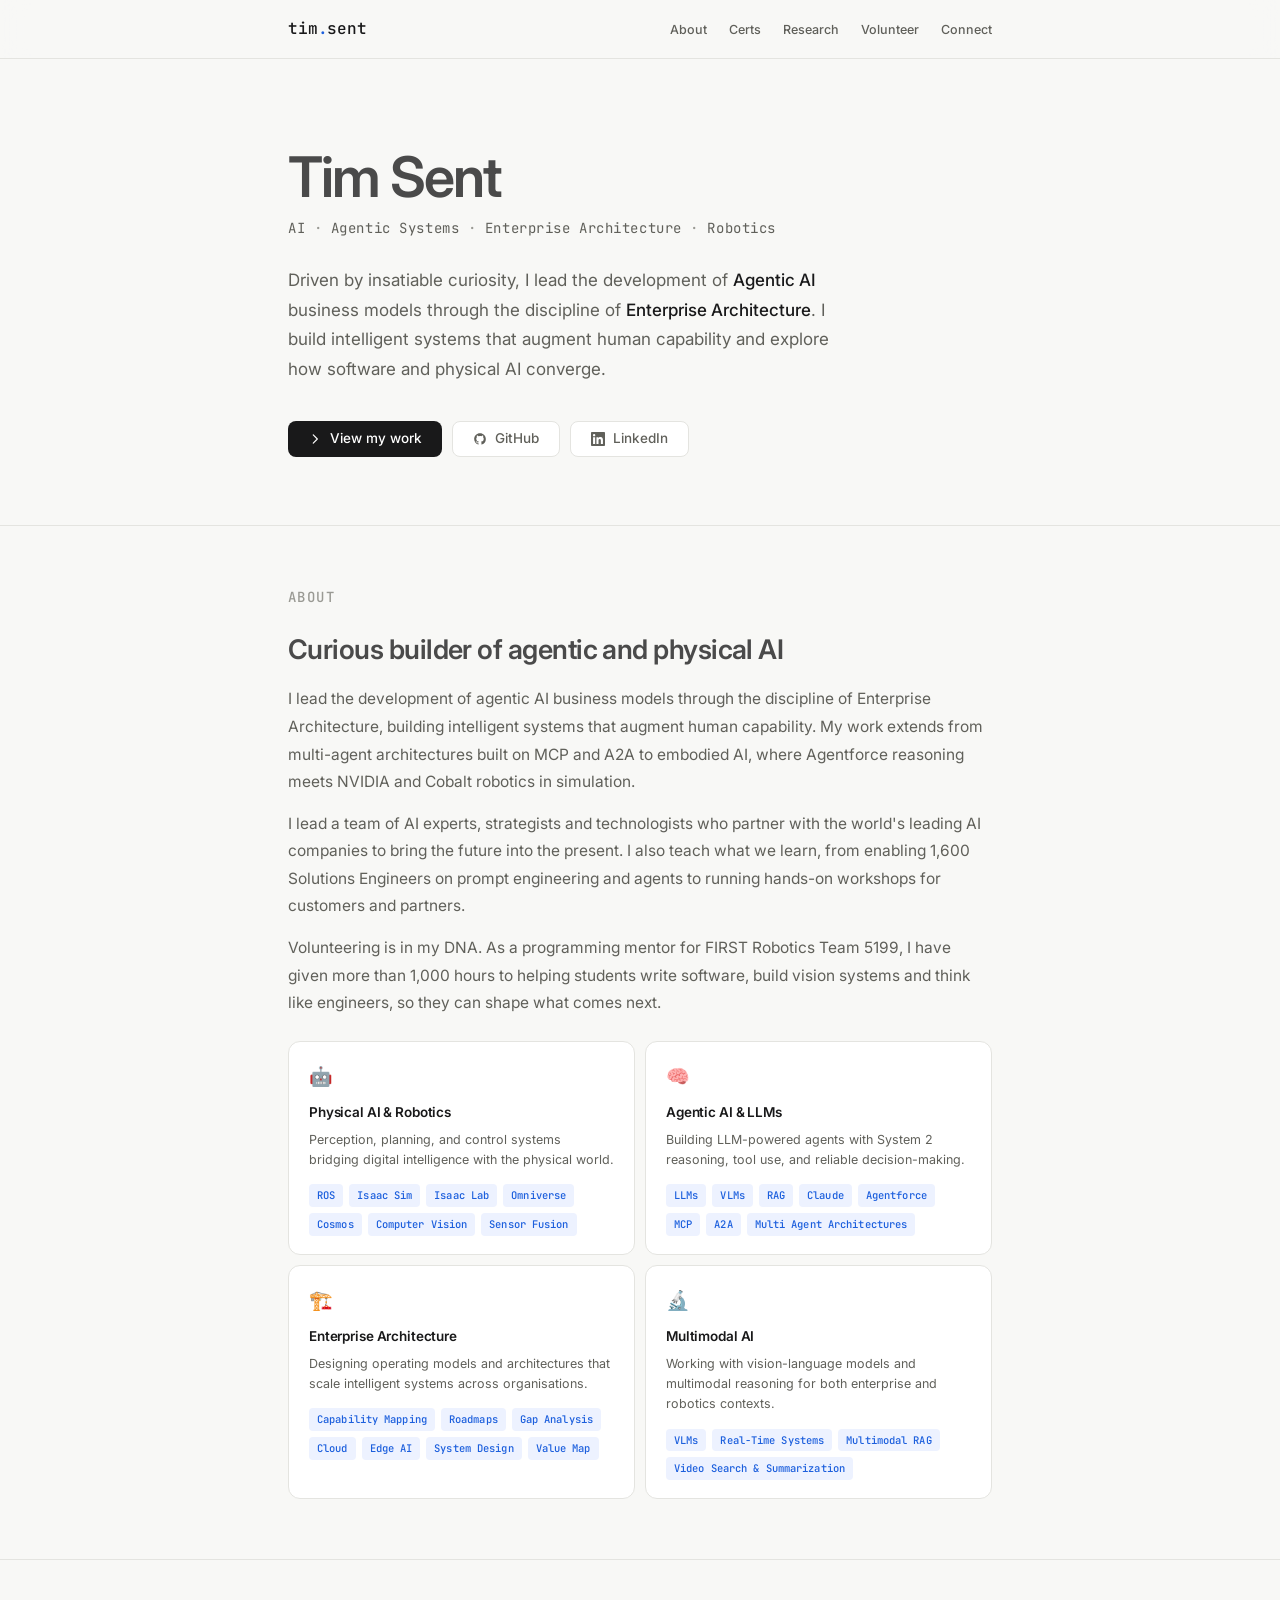
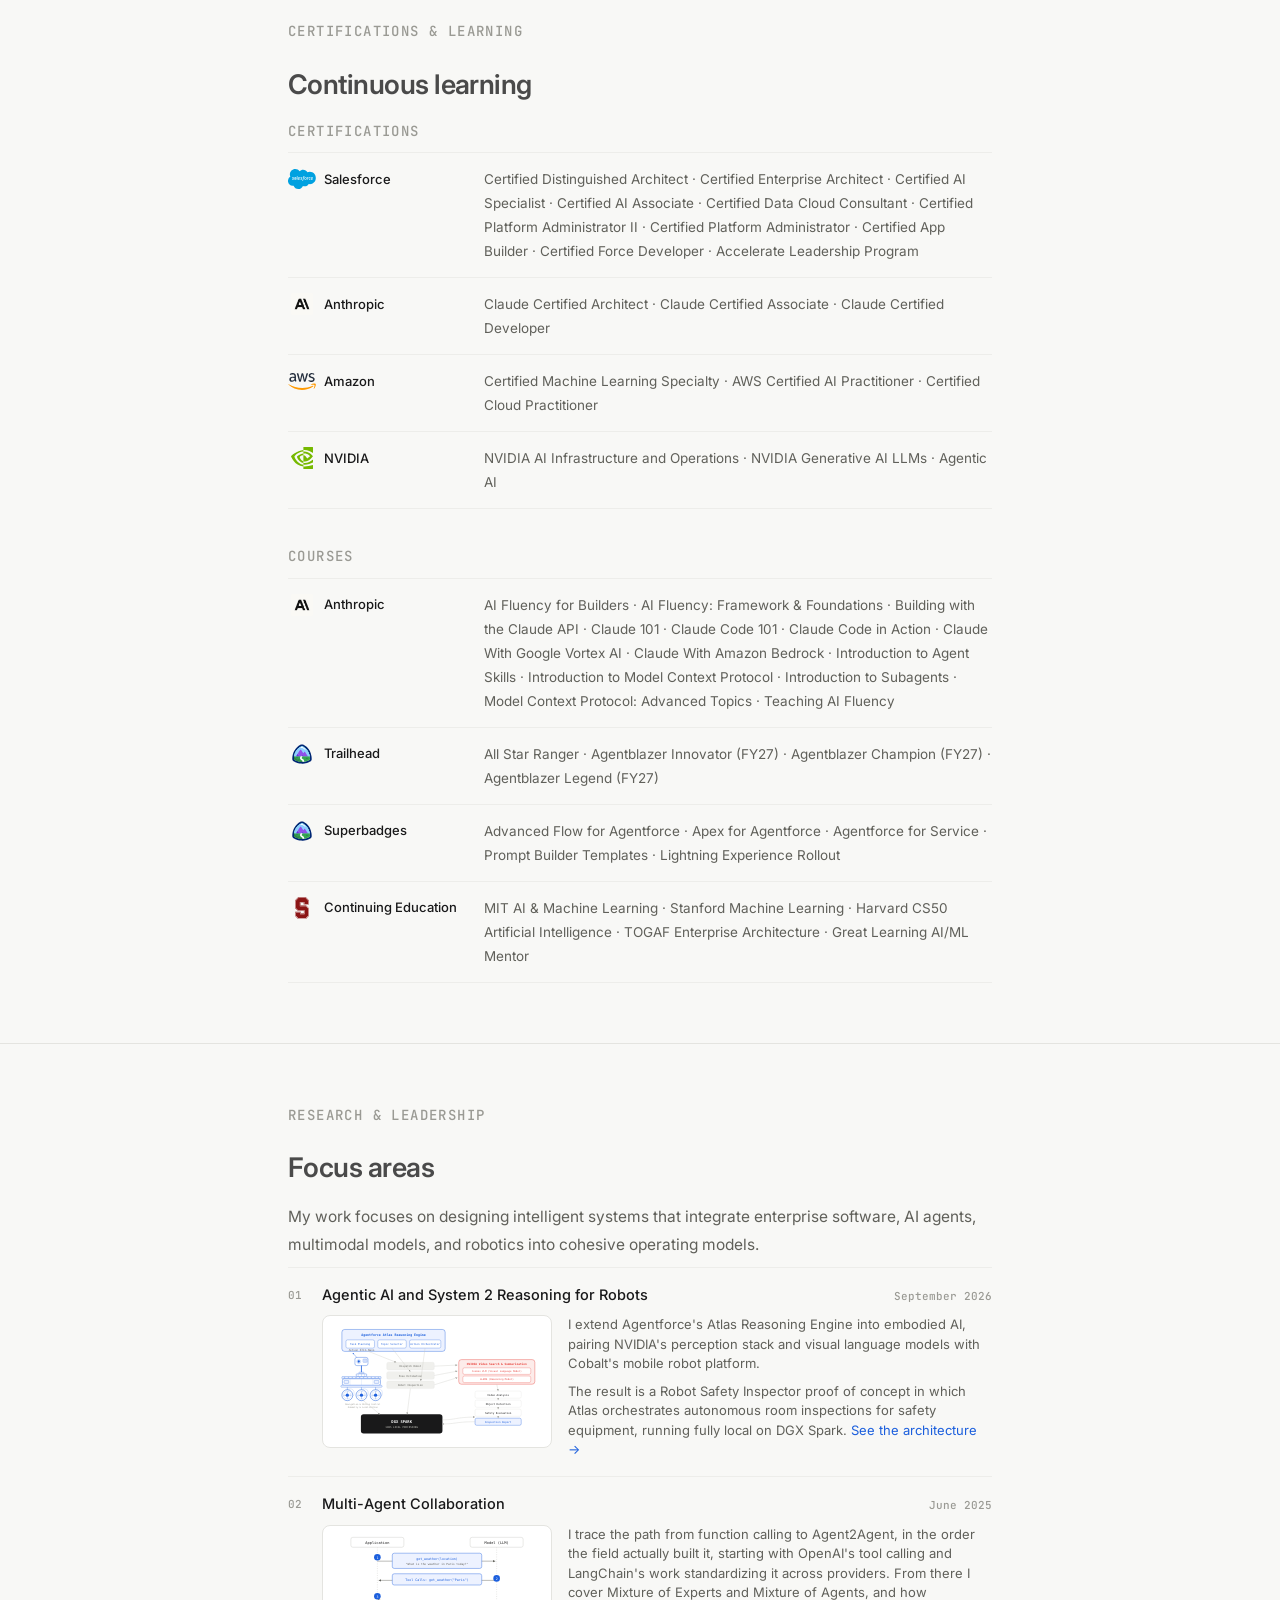
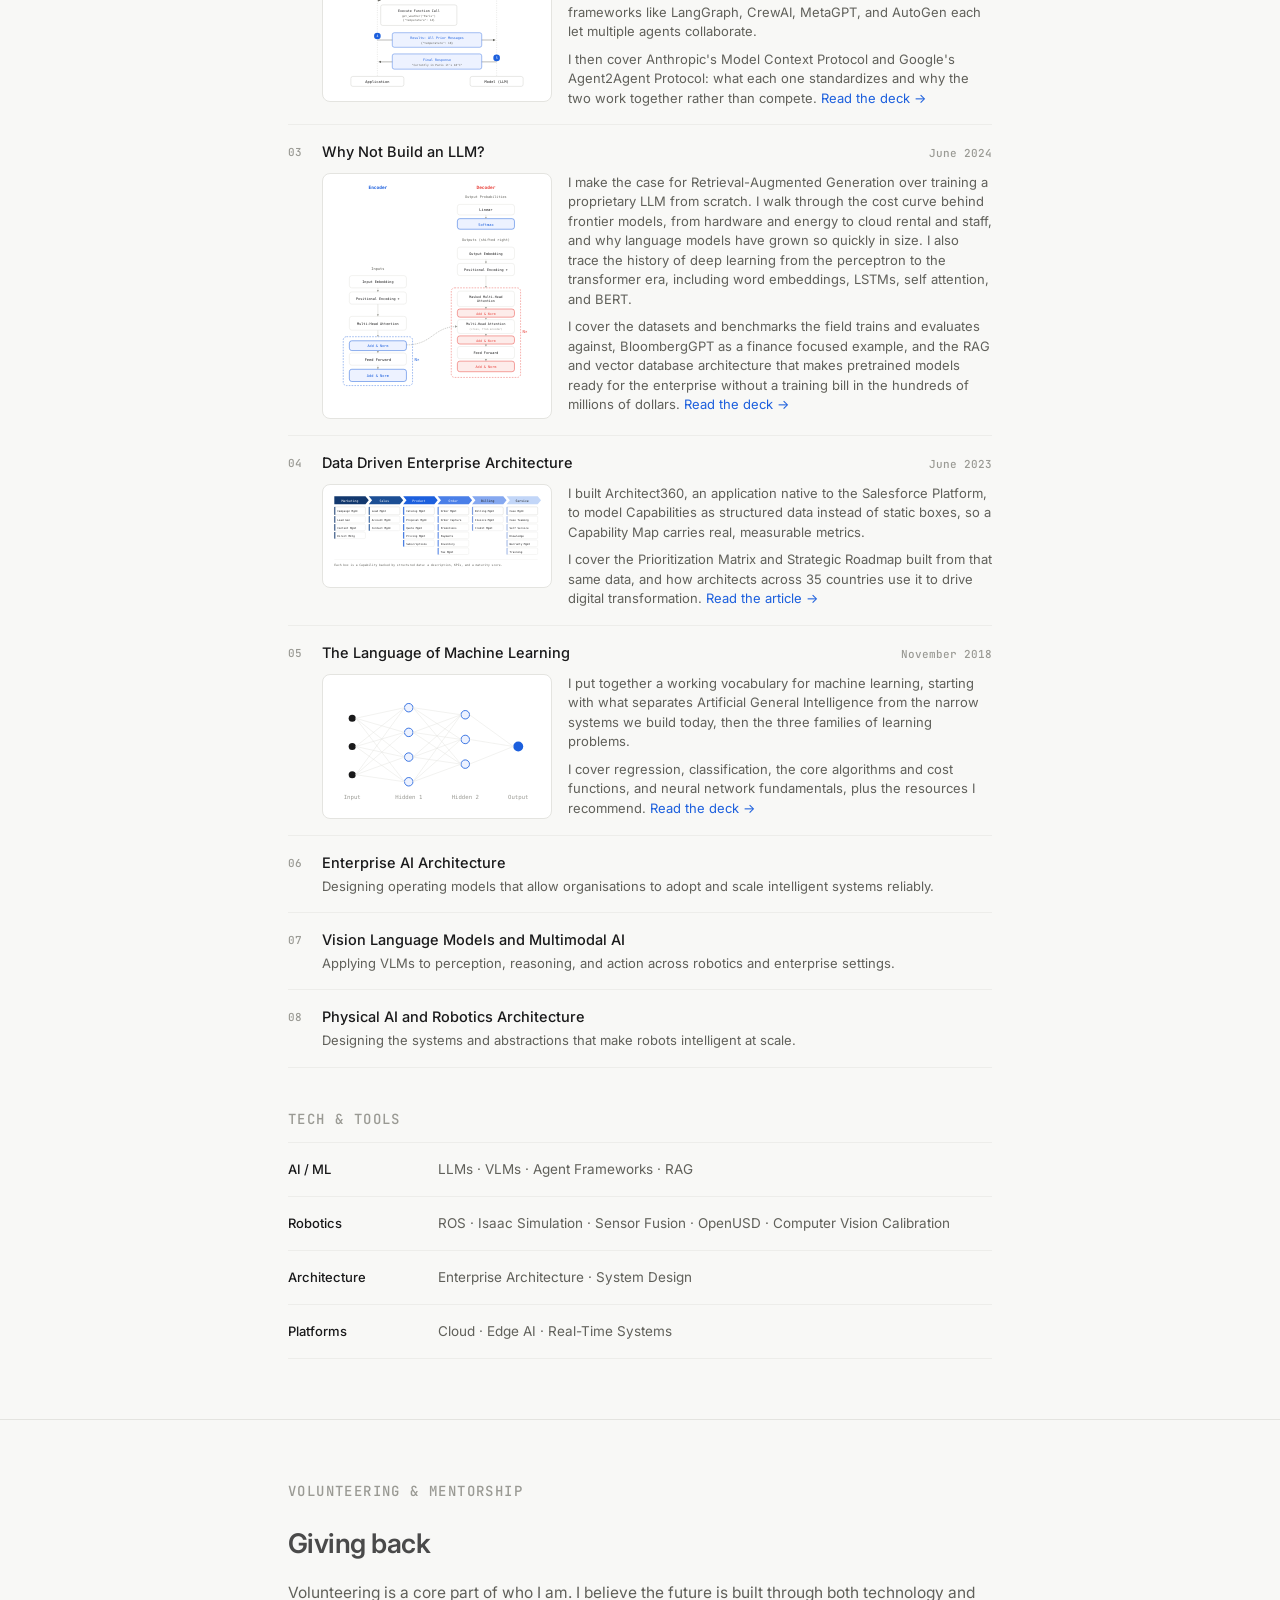
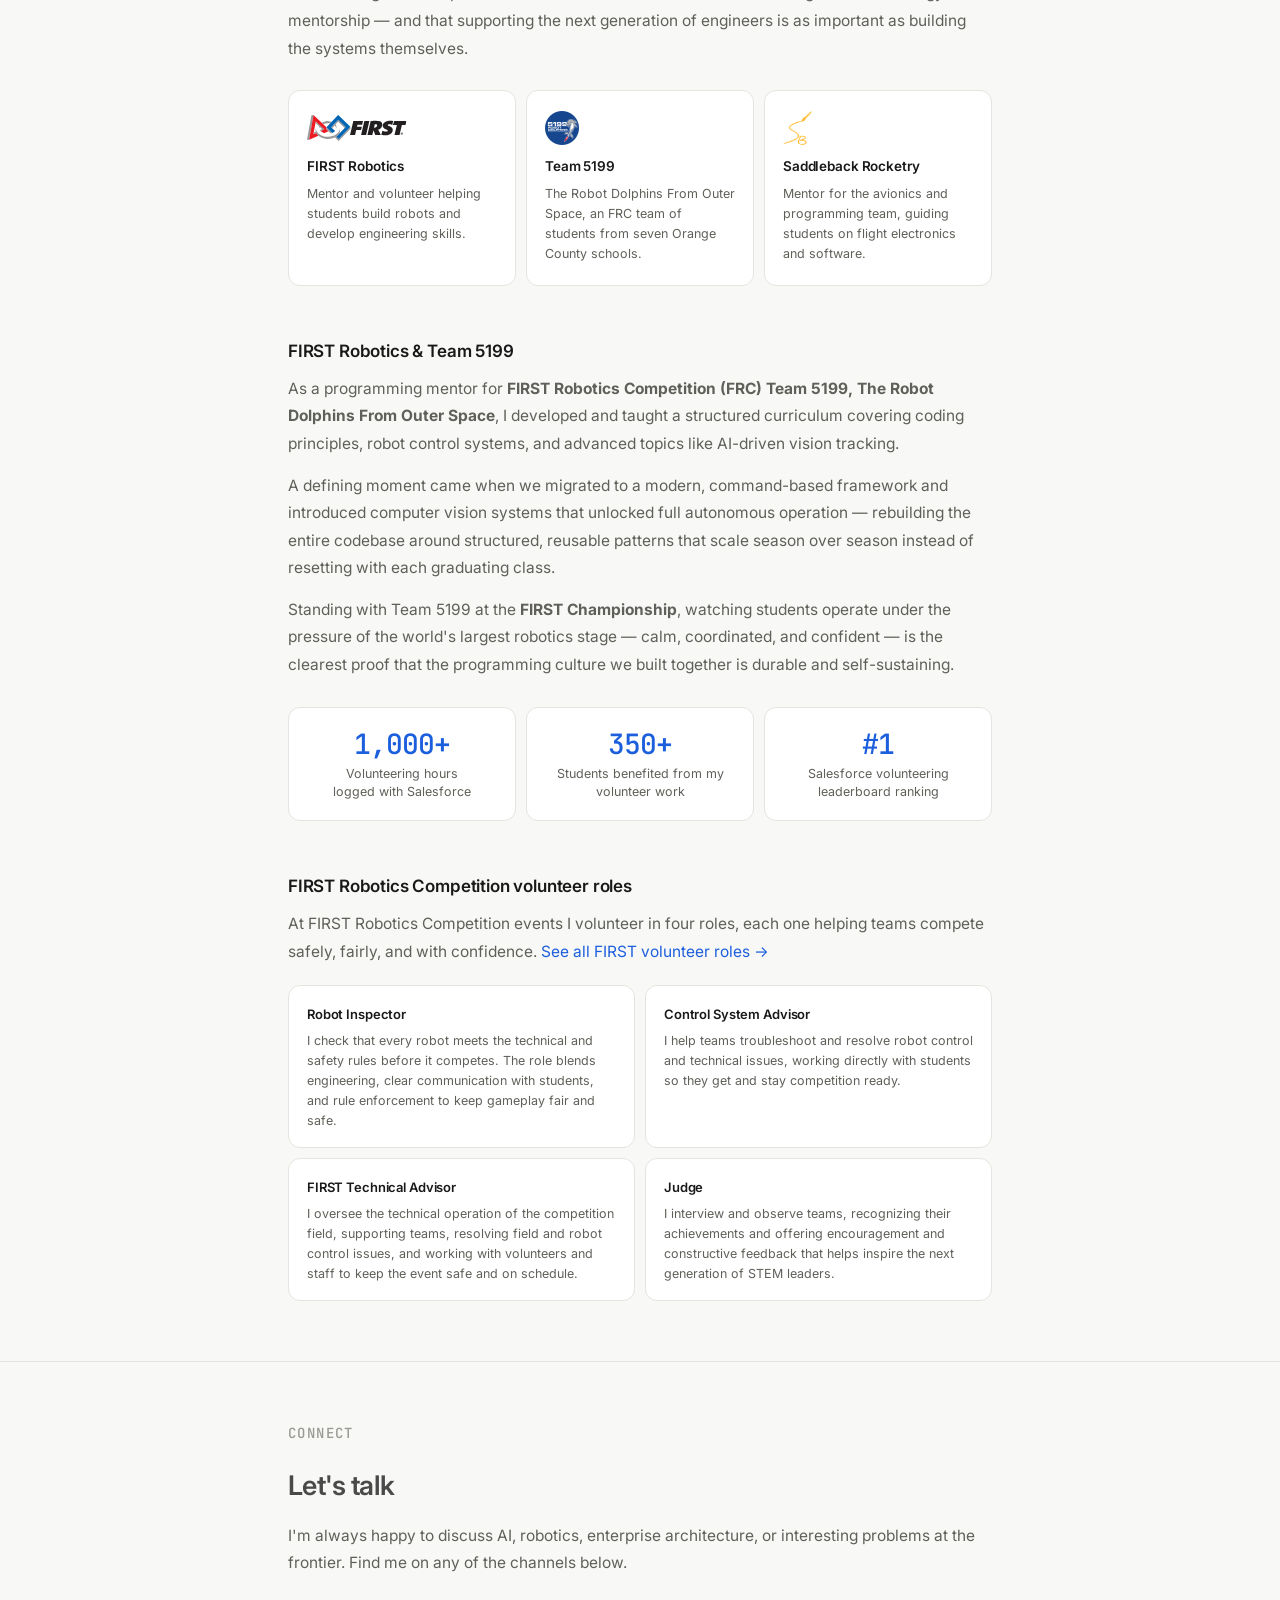
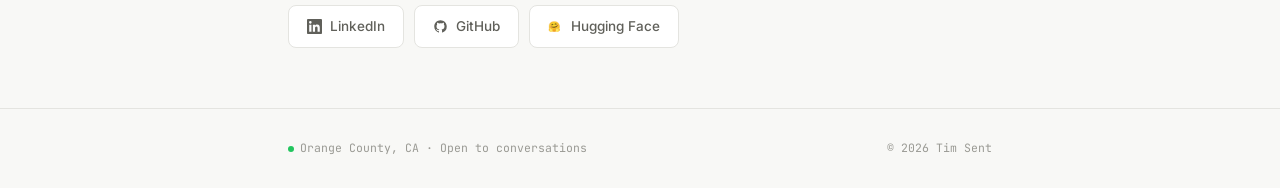
<file: index.html>
<!DOCTYPE html>
<html lang="en">
<head>
  <meta charset="UTF-8" />
  <meta name="viewport" content="width=device-width, initial-scale=1.0" />
  <title>Tim Sent</title>
  <link rel="icon" href="favicon.svg" type="image/svg+xml" />
  <link rel="icon" href="favicon.ico" sizes="48x48" />
  <link rel="apple-touch-icon" href="apple-touch-icon.png" />
  <link rel="preconnect" href="https://fonts.googleapis.com" />
  <link rel="preconnect" href="https://fonts.gstatic.com" crossorigin />
  <link href="https://fonts.googleapis.com/css2?family=Inter:ital,wght@0,300;0,400;0,500;0,600;1,400&family=JetBrains+Mono:wght@400;500&display=swap" rel="stylesheet" />
  <link rel="stylesheet" href="css/styles.css" />
</head>
<body>

<!-- ── Nav ──────────────────────────────────── -->
<nav>
  <div class="nav-inner">
    <a href="#" class="nav-brand">tim<em>.</em>sent</a>
    <ul class="nav-links">
      <li><a href="#about">About</a></li>
      <li><a href="#certifications">Certs</a></li>
      <li><a href="#research">Research</a></li>
      <li><a href="#volunteering">Volunteer</a></li>
      <li><a href="#connect">Connect</a></li>
    </ul>
  </div>
</nav>

<!-- ── Hero ─────────────────────────────────── -->
<div class="container">
  <div class="hero hero-home fade">
    <h1>Tim Sent</h1>
    <p class="hero-subtitle">
      <span>AI</span> · <span>Agentic Systems</span> · <span>Enterprise Architecture</span> · <span>Robotics</span>
    </p>
    <p class="hero-desc">
      Driven by insatiable curiosity, I lead the development of <strong>Agentic AI</strong> business models through
      the discipline of <strong>Enterprise Architecture</strong>. I build intelligent systems that augment human
      capability and explore how software and physical AI converge.
    </p>
    <div class="hero-actions">
      <a href="#research" class="btn btn-dark">
        <svg fill="none" viewBox="0 0 24 24" stroke="currentColor" stroke-width="2"><path stroke-linecap="round" stroke-linejoin="round" d="M9 5l7 7-7 7"/></svg>
        View my work
      </a>
      <a href="https://github.com/timsent" target="_blank" rel="noopener" class="btn btn-outline">
        <svg viewBox="0 0 24 24" fill="currentColor"><path d="M12 2C6.477 2 2 6.484 2 12.017c0 4.425 2.865 8.18 6.839 9.504.5.092.682-.217.682-.483 0-.237-.008-.868-.013-1.703-2.782.605-3.369-1.343-3.369-1.343-.454-1.158-1.11-1.466-1.11-1.466-.908-.62.069-.608.069-.608 1.003.07 1.531 1.032 1.531 1.032.892 1.53 2.341 1.088 2.91.832.092-.647.35-1.088.636-1.338-2.22-.253-4.555-1.113-4.555-4.951 0-1.093.39-1.988 1.029-2.688-.103-.253-.446-1.272.098-2.65 0 0 .84-.27 2.75 1.026A9.564 9.564 0 0112 6.844c.85.004 1.705.115 2.504.337 1.909-1.296 2.747-1.027 2.747-1.027.546 1.379.202 2.398.1 2.651.64.7 1.028 1.595 1.028 2.688 0 3.848-2.339 4.695-4.566 4.943.359.309.678.92.678 1.855 0 1.338-.012 2.419-.012 2.747 0 .268.18.58.688.482A10.019 10.019 0 0022 12.017C22 6.484 17.522 2 12 2z"/></svg>
        GitHub
      </a>
      <a href="https://www.linkedin.com/in/timsent/" target="_blank" rel="noopener" class="btn btn-outline">
        <svg viewBox="0 0 24 24" fill="currentColor"><path d="M20.447 20.452h-3.554v-5.569c0-1.328-.027-3.037-1.852-3.037-1.853 0-2.136 1.445-2.136 2.939v5.667H9.351V9h3.414v1.561h.046c.477-.9 1.637-1.85 3.37-1.85 3.601 0 4.267 2.37 4.267 5.455v6.286zM5.337 7.433a2.062 2.062 0 01-2.063-2.065 2.064 2.064 0 112.063 2.065zm1.782 13.019H3.555V9h3.564v11.452zM22.225 0H1.771C.792 0 0 .774 0 1.729v20.542C0 23.227.792 24 1.771 24h20.451C23.2 24 24 23.227 24 22.271V1.729C24 .774 23.2 0 22.222 0h.003z"/></svg>
        LinkedIn
      </a>
    </div>
  </div>
</div>

<div class="hr"></div>

<!-- ── About ─────────────────────────────────── -->
<section id="about">
  <div class="container">
    <p class="sec-eyebrow fade">About</p>
    <h2 class="sec-title fade">Curious builder of agentic and physical AI</h2>
    <div class="sec-body fade">
      <p>
        I lead the development of agentic AI business models through the discipline of Enterprise Architecture,
        building intelligent systems that augment human capability. My work extends from multi-agent architectures
        built on MCP and A2A to embodied AI, where Agentforce reasoning meets NVIDIA and Cobalt robotics in
        simulation.
      </p>
      <p>
        I lead a team of AI experts, strategists and technologists who partner with the world's leading AI companies
        to bring the future into the present. I also teach what we learn, from enabling 1,600 Solutions Engineers on
        prompt engineering and agents to running hands-on workshops for customers and partners.
      </p>
      <p>
        Volunteering is in my DNA. As a programming mentor for FIRST Robotics Team 5199, I have given more than
        1,000 hours to helping students write software, build vision systems and think like engineers, so they can
        shape what comes next.
      </p>
    </div>
    <div class="focus-grid">
      <div class="focus-card fade">
        <span class="focus-icon">🤖</span>
        <h3>Physical AI & Robotics</h3>
        <p>Perception, planning, and control systems bridging digital intelligence with the physical world.</p>
        <div class="tags">
          <span class="tag">ROS</span>
          <span class="tag">Isaac Sim</span>
          <span class="tag">Isaac Lab</span>
          <span class="tag">Omniverse</span>
          <span class="tag">Cosmos</span>
          <span class="tag">Computer Vision</span>
          <span class="tag">Sensor Fusion</span>
        </div>
      </div>
      <div class="focus-card fade">
        <span class="focus-icon">🧠</span>
        <h3>Agentic AI & LLMs</h3>
        <p>Building LLM-powered agents with System 2 reasoning, tool use, and reliable decision-making.</p>
        <div class="tags">
          <span class="tag">LLMs</span>
          <span class="tag">VLMs</span>
          <span class="tag">RAG</span>
          <span class="tag">Claude</span>
          <span class="tag">Agentforce</span>
          <span class="tag">MCP</span>
          <span class="tag">A2A</span>
          <span class="tag">Multi Agent Architectures</span>
        </div>
      </div>
      <div class="focus-card fade">
        <span class="focus-icon">🏗️</span>
        <h3>Enterprise Architecture</h3>
        <p>Designing operating models and architectures that scale intelligent systems across organisations.</p>
        <div class="tags">
          <span class="tag">Capability Mapping</span>
          <span class="tag">Roadmaps</span>
          <span class="tag">Gap Analysis</span>
          <span class="tag">Cloud</span>
          <span class="tag">Edge AI</span>
          <span class="tag">System Design</span>
          <span class="tag">Value Map</span>
        </div>
      </div>
      <div class="focus-card fade">
        <span class="focus-icon">🔬</span>
        <h3>Multimodal AI</h3>
        <p>Working with vision-language models and multimodal reasoning for both enterprise and robotics contexts.</p>
        <div class="tags">
          <span class="tag">VLMs</span>
          <span class="tag">Real-Time Systems</span>
          <span class="tag">Multimodal RAG</span>
          <span class="tag">Video Search &amp; Summarization</span>
        </div>
      </div>
    </div>
  </div>
</section>

<div class="hr"></div>

<!-- ── Certifications ────────────────────────── -->
<section id="certifications">
  <div class="container">
    <p class="sec-eyebrow fade">Certifications &amp; Learning</p>
    <h2 class="sec-title fade">Continuous learning</h2>

    <div style="margin-top: 8px;">
      <p class="sec-eyebrow fade" style="margin-bottom: 10px;">Certifications</p>
      <div class="cert-table fade">
        <div class="cert-row">
          <span class="cert-provider"><img class="provider-logo" src="images/logo-salesforce.svg" alt="">Salesforce</span>
          <span class="cert-items">Certified Distinguished Architect · Certified Enterprise Architect · Certified AI Specialist · Certified AI Associate · Certified Data Cloud Consultant · Certified Platform Administrator II · Certified Platform Administrator · Certified App Builder · Certified Force Developer · Accelerate Leadership Program</span>
        </div>
        <div class="cert-row">
          <span class="cert-provider"><img class="provider-logo" src="images/logo-anthropic.png" alt="">Anthropic</span>
          <span class="cert-items">Claude Certified Architect · Claude Certified Associate · Claude Certified Developer</span>
        </div>
        <div class="cert-row">
          <span class="cert-provider"><img class="provider-logo" src="images/logo-aws.svg" alt="">Amazon</span>
          <span class="cert-items">Certified Machine Learning Specialty · AWS Certified AI Practitioner · Certified Cloud Practitioner</span>
        </div>
        <div class="cert-row">
          <span class="cert-provider"><img class="provider-logo" src="images/logo-nvidia.svg" alt="">NVIDIA</span>
          <span class="cert-items">NVIDIA AI Infrastructure and Operations · NVIDIA Generative AI LLMs · Agentic AI</span>
        </div>
      </div>
    </div>

    <div style="margin-top: 36px;">
      <p class="sec-eyebrow fade" style="margin-bottom: 10px;">Courses</p>
      <div class="cert-table fade">
        <div class="cert-row">
          <span class="cert-provider"><img class="provider-logo" src="images/logo-anthropic.png" alt="">Anthropic</span>
          <span class="cert-items">AI Fluency for Builders · AI Fluency: Framework &amp; Foundations · Building with the Claude API · Claude 101 · Claude Code 101 · Claude Code in Action · Claude With Google Vortex AI · Claude With Amazon Bedrock · Introduction to Agent Skills · Introduction to Model Context Protocol · Introduction to Subagents · Model Context Protocol: Advanced Topics · Teaching AI Fluency</span>
        </div>
        <div class="cert-row">
          <span class="cert-provider"><img class="provider-logo" src="images/logo-trailhead.svg" alt="">Trailhead</span>
          <span class="cert-items">All Star Ranger · Agentblazer Innovator (FY27) · Agentblazer Champion (FY27) · Agentblazer Legend (FY27)</span>
        </div>
        <div class="cert-row">
          <span class="cert-provider"><img class="provider-logo" src="images/logo-trailhead.svg" alt="">Superbadges</span>
          <span class="cert-items">Advanced Flow for Agentforce · Apex for Agentforce · Agentforce for Service · Prompt Builder Templates · Lightning Experience Rollout</span>
        </div>
        <div class="cert-row">
          <span class="cert-provider"><img class="provider-logo" src="images/logo-stanford.svg" alt="">Continuing Education</span>
          <span class="cert-items">MIT AI &amp; Machine Learning · Stanford Machine Learning · Harvard CS50 Artificial Intelligence · TOGAF Enterprise Architecture · Great Learning AI/ML Mentor</span>
        </div>
      </div>
    </div>
  </div>
</section>

<div class="hr"></div>

<!-- ── Research ───────────────────────────────── -->
<section id="research">
  <div class="container">
    <p class="sec-eyebrow fade">Research & Leadership</p>
    <h2 class="sec-title fade">Focus areas</h2>
    <div class="sec-body fade">
      <p>
        My work focuses on designing intelligent systems that integrate enterprise software, AI agents,
        multimodal models, and robotics into cohesive operating models.
      </p>
    </div>
    <div class="research-list fade">
      <div class="research-item">
        <span class="research-num">01</span>
        <div class="research-name">
          <div class="research-head">
            <a href="nvidia-cobalt-robotics.html" style="color: var(--text-primary); text-decoration: none;">Agentic AI and System 2 Reasoning for Robots</a>
            <span class="research-date">September 2026</span>
          </div>
          <div class="research-body">
            <a class="research-thumb" href="nvidia-cobalt-robotics.html"><img src="images/nvidia-cobalt-robotics.svg" alt="Robot Safety Inspector system architecture diagram" loading="lazy"></a>
            <div class="research-text">
              <p>I extend Agentforce's Atlas Reasoning Engine into embodied AI, pairing NVIDIA's perception stack and visual language models with Cobalt's mobile robot platform.</p>
              <p>The result is a Robot Safety Inspector proof of concept in which Atlas orchestrates autonomous room inspections for safety equipment, running fully local on DGX Spark. <a href="nvidia-cobalt-robotics.html" style="color: var(--accent);">See the architecture →</a></p>
            </div>
          </div>
        </div>
      </div>
      <div class="research-item">
        <span class="research-num">02</span>
        <div class="research-name">
          <div class="research-head">
            <a href="multi-agent-collaboration.html" style="color: var(--text-primary); text-decoration: none;">Multi-Agent Collaboration</a>
            <span class="research-date">June 2025</span>
          </div>
          <div class="research-body">
            <a class="research-thumb" href="multi-agent-collaboration.html"><img src="images/multi-agent-collaboration.svg" alt="Tool calling sequence diagram from Multi-Agent Collaboration" loading="lazy"></a>
            <div class="research-text">
              <p>I trace the path from function calling to Agent2Agent, in the order the field actually built it, starting with OpenAI's tool calling and LangChain's work standardizing it across providers. From there I cover Mixture of Experts and Mixture of Agents, and how frameworks like LangGraph, CrewAI, MetaGPT, and AutoGen each let multiple agents collaborate.</p>
              <p>I then cover Anthropic's Model Context Protocol and Google's Agent2Agent Protocol: what each one standardizes and why the two work together rather than compete. <a href="multi-agent-collaboration.html" style="color: var(--accent);">Read the deck →</a></p>
            </div>
          </div>
        </div>
      </div>
      <div class="research-item">
        <span class="research-num">03</span>
        <div class="research-name">
          <div class="research-head">
            <a href="why-not-build-an-llm.html" style="color: var(--text-primary); text-decoration: none;">Why Not Build an LLM?</a>
            <span class="research-date">June 2024</span>
          </div>
          <div class="research-body">
            <a class="research-thumb" href="why-not-build-an-llm.html"><img src="images/why-not-build-an-llm.svg" alt="Transformer architecture diagram from Why Not Build an LLM?" loading="lazy"></a>
            <div class="research-text">
              <p>I make the case for Retrieval-Augmented Generation over training a proprietary LLM from scratch. I walk through the cost curve behind frontier models, from hardware and energy to cloud rental and staff, and why language models have grown so quickly in size. I also trace the history of deep learning from the perceptron to the transformer era, including word embeddings, LSTMs, self attention, and BERT.</p>
              <p>I cover the datasets and benchmarks the field trains and evaluates against, BloombergGPT as a finance focused example, and the RAG and vector database architecture that makes pretrained models ready for the enterprise without a training bill in the hundreds of millions of dollars. <a href="why-not-build-an-llm.html" style="color: var(--accent);">Read the deck →</a></p>
            </div>
          </div>
        </div>
      </div>
      <div class="research-item">
        <span class="research-num">04</span>
        <div class="research-name">
          <div class="research-head">
            <a href="data-driven-enterprise-architecture.html" style="color: var(--text-primary); text-decoration: none;">Data Driven Enterprise Architecture</a>
            <span class="research-date">June 2023</span>
          </div>
          <div class="research-body">
            <a class="research-thumb" href="data-driven-enterprise-architecture.html"><img src="images/data-driven-enterprise-architecture.svg" alt="Architect360 Capability Map for order management, built on the Salesforce Platform" loading="lazy"></a>
            <div class="research-text">
              <p>I built Architect360, an application native to the Salesforce Platform, to model Capabilities as structured data instead of static boxes, so a Capability Map carries real, measurable metrics.</p>
              <p>I cover the Prioritization Matrix and Strategic Roadmap built from that same data, and how architects across 35 countries use it to drive digital transformation. <a href="data-driven-enterprise-architecture.html" style="color: var(--accent);">Read the article →</a></p>
            </div>
          </div>
        </div>
      </div>
      <div class="research-item">
        <span class="research-num">05</span>
        <div class="research-name">
          <div class="research-head">
            <a href="language-of-machine-learning.html" style="color: var(--text-primary); text-decoration: none;">The Language of Machine Learning</a>
            <span class="research-date">November 2018</span>
          </div>
          <div class="research-body">
            <a class="research-thumb" href="language-of-machine-learning.html"><img src="images/language-of-machine-learning.svg" alt="Neural network diagram from The Language of Machine Learning" loading="lazy"></a>
            <div class="research-text">
              <p>I put together a working vocabulary for machine learning, starting with what separates Artificial General Intelligence from the narrow systems we build today, then the three families of learning problems.</p>
              <p>I cover regression, classification, the core algorithms and cost functions, and neural network fundamentals, plus the resources I recommend. <a href="language-of-machine-learning.html" style="color: var(--accent);">Read the deck →</a></p>
            </div>
          </div>
        </div>
      </div>
      <div class="research-item">
        <span class="research-num">06</span>
        <div class="research-name">
          Enterprise AI Architecture
          <em>Designing operating models that allow organisations to adopt and scale intelligent systems reliably.</em>
        </div>
      </div>
      <div class="research-item">
        <span class="research-num">07</span>
        <div class="research-name">
          Vision Language Models and Multimodal AI
          <em>Applying VLMs to perception, reasoning, and action across robotics and enterprise settings.</em>
        </div>
      </div>
      <div class="research-item">
        <span class="research-num">08</span>
        <div class="research-name">
          Physical AI and Robotics Architecture
          <em>Designing the systems and abstractions that make robots intelligent at scale.</em>
        </div>
      </div>
    </div>

    <div style="margin-top: 40px;">
      <p class="sec-eyebrow fade" style="margin-bottom: 12px;">Tech & Tools</p>
      <div class="tech-grid fade">
        <div class="tech-row">
          <span class="tech-category">AI / ML</span>
          <span class="tech-items">LLMs · VLMs · Agent Frameworks · RAG</span>
        </div>
        <div class="tech-row">
          <span class="tech-category">Robotics</span>
          <span class="tech-items">ROS · Isaac Simulation · Sensor Fusion · OpenUSD · Computer Vision Calibration</span>
        </div>
        <div class="tech-row">
          <span class="tech-category">Architecture</span>
          <span class="tech-items">Enterprise Architecture · System Design</span>
        </div>
        <div class="tech-row">
          <span class="tech-category">Platforms</span>
          <span class="tech-items">Cloud · Edge AI · Real-Time Systems</span>
        </div>
      </div>
    </div>
  </div>
</section>

<div class="hr"></div>

<!-- ── Volunteering ──────────────────────────── -->
<section id="volunteering">
  <div class="container">
    <p class="sec-eyebrow fade">Volunteering &amp; Mentorship</p>
    <h2 class="sec-title fade">Giving back</h2>
    <div class="sec-body fade">
      <p>
        Volunteering is a core part of who I am. I believe the future is built through both technology and mentorship —
        and that supporting the next generation of engineers is as important as building the systems themselves.
      </p>
    </div>
    <div class="service-grid" style="margin-top: 28px;">
      <a class="service-card fade" href="https://www.firstinspires.org/programs/frc/" target="_blank" rel="noopener">
        <img class="service-logo" src="images/first-logo.svg" alt="FIRST">
        <h3>FIRST Robotics</h3>
        <p>Mentor and volunteer helping students build robots and develop engineering skills.</p>
      </a>
      <a class="service-card fade" href="https://robotdolphins.org/" target="_blank" rel="noopener">
        <img class="service-logo round" src="images/team-5199-logo.png" alt="Team 5199 Robot Dolphins From Outer Space logo">
        <h3>Team 5199</h3>
        <p>The Robot Dolphins From Outer Space, an FRC team of students from seven Orange County schools.</p>
      </a>
      <a class="service-card fade" href="https://saddlebackrocketry.org/" target="_blank" rel="noopener">
        <img class="service-logo round" src="images/saddleback-rocketry-logo.png" alt="Saddleback Rocketry logo">
        <h3>Saddleback Rocketry</h3>
        <p>Mentor for the avionics and programming team, guiding students on flight electronics and software.</p>
      </a>
    </div>

    <h3 class="subsection-title fade" style="margin-top: 52px;">FIRST Robotics &amp; Team 5199</h3>
    <div class="sec-body fade">
      <p>
        As a programming mentor for <strong>FIRST Robotics Competition (FRC) Team 5199, The Robot Dolphins From
        Outer Space</strong>, I developed and taught a structured curriculum covering coding principles, robot
        control systems, and advanced topics like AI-driven vision tracking.
      </p>
      <p>
        A defining moment came when we migrated to a modern, command-based framework and introduced computer
        vision systems that unlocked full autonomous operation — rebuilding the entire codebase around
        structured, reusable patterns that scale season over season instead of resetting with each graduating class.
      </p>
      <p>
        Standing with Team 5199 at the <strong>FIRST Championship</strong>, watching students operate under the
        pressure of the world's largest robotics stage — calm, coordinated, and confident — is the clearest
        proof that the programming culture we built together is durable and self-sustaining.
      </p>
    </div>

    <div class="vol-stats fade">
      <div class="vol-stat">
        <div class="vol-stat-num">1,000+</div>
        <div class="vol-stat-label">Volunteering hours<br>logged with Salesforce</div>
      </div>
      <div class="vol-stat">
        <div class="vol-stat-num">350+</div>
        <div class="vol-stat-label">Students benefited from my<br>volunteer work</div>
      </div>
      <div class="vol-stat">
        <div class="vol-stat-num">#1</div>
        <div class="vol-stat-label">Salesforce volunteering<br>leaderboard ranking</div>
      </div>
    </div>

    <h3 class="subsection-title fade" style="margin-top: 52px;">FIRST Robotics Competition volunteer roles</h3>
    <div class="sec-body fade">
      <p>
        At FIRST Robotics Competition events I volunteer in four roles, each one helping teams compete safely, fairly, and with confidence.
        <a href="https://www.firstinspires.org/community/volunteers/roles" target="_blank" rel="noopener" style="color: var(--accent);">See all FIRST volunteer roles →</a>
      </p>
    </div>
    <div class="card-grid fade">
      <div class="card">
        <h3>Robot Inspector</h3>
        <p>I check that every robot meets the technical and safety rules before it competes. The role blends engineering, clear communication with students, and rule enforcement to keep gameplay fair and safe.</p>
      </div>
      <div class="card">
        <h3>Control System Advisor</h3>
        <p>I help teams troubleshoot and resolve robot control and technical issues, working directly with students so they get and stay competition ready.</p>
      </div>
      <div class="card">
        <h3>FIRST Technical Advisor</h3>
        <p>I oversee the technical operation of the competition field, supporting teams, resolving field and robot control issues, and working with volunteers and staff to keep the event safe and on schedule.</p>
      </div>
      <div class="card">
        <h3>Judge</h3>
        <p>I interview and observe teams, recognizing their achievements and offering encouragement and constructive feedback that helps inspire the next generation of STEM leaders.</p>
      </div>
    </div>
  </div>
</section>

<div class="hr"></div>

<!-- ── Connect ───────────────────────────────── -->
<section id="connect">
  <div class="container">
    <p class="sec-eyebrow fade">Connect</p>
    <h2 class="sec-title fade">Let's talk</h2>
    <p class="sec-body fade">
      I'm always happy to discuss AI, robotics, enterprise architecture, or interesting problems at the frontier.
      Find me on any of the channels below.
    </p>
    <div class="connect-row fade" style="margin-top: 28px;">
      <a href="https://www.linkedin.com/in/timsent/" target="_blank" rel="noopener" class="connect-btn">
        <svg viewBox="0 0 24 24" fill="currentColor"><path d="M20.447 20.452h-3.554v-5.569c0-1.328-.027-3.037-1.852-3.037-1.853 0-2.136 1.445-2.136 2.939v5.667H9.351V9h3.414v1.561h.046c.477-.9 1.637-1.85 3.37-1.85 3.601 0 4.267 2.37 4.267 5.455v6.286zM5.337 7.433a2.062 2.062 0 01-2.063-2.065 2.064 2.064 0 112.063 2.065zm1.782 13.019H3.555V9h3.564v11.452zM22.225 0H1.771C.792 0 0 .774 0 1.729v20.542C0 23.227.792 24 1.771 24h20.451C23.2 24 24 23.227 24 22.271V1.729C24 .774 23.2 0 22.222 0h.003z"/></svg>
        LinkedIn
      </a>
      <a href="https://github.com/timsent" target="_blank" rel="noopener" class="connect-btn">
        <svg viewBox="0 0 24 24" fill="currentColor"><path d="M12 2C6.477 2 2 6.484 2 12.017c0 4.425 2.865 8.18 6.839 9.504.5.092.682-.217.682-.483 0-.237-.008-.868-.013-1.703-2.782.605-3.369-1.343-3.369-1.343-.454-1.158-1.11-1.466-1.11-1.466-.908-.62.069-.608.069-.608 1.003.07 1.531 1.032 1.531 1.032.892 1.53 2.341 1.088 2.91.832.092-.647.35-1.088.636-1.338-2.22-.253-4.555-1.113-4.555-4.951 0-1.093.39-1.988 1.029-2.688-.103-.253-.446-1.272.098-2.65 0 0 .84-.27 2.75 1.026A9.564 9.564 0 0112 6.844c.85.004 1.705.115 2.504.337 1.909-1.296 2.747-1.027 2.747-1.027.546 1.379.202 2.398.1 2.651.64.7 1.028 1.595 1.028 2.688 0 3.848-2.339 4.695-4.566 4.943.359.309.678.92.678 1.855 0 1.338-.012 2.419-.012 2.747 0 .268.18.58.688.482A10.019 10.019 0 0022 12.017C22 6.484 17.522 2 12 2z"/></svg>
        GitHub
      </a>
      <a href="https://huggingface.co/timsent" target="_blank" rel="noopener" class="connect-btn">
        <svg viewBox="0 0 24 24" fill="currentColor" width="15" height="15"><text y="18" font-size="16">🤗</text></svg>
        Hugging Face
      </a>
    </div>
  </div>
</section>

<!-- ── Footer ────────────────────────────────── -->
<footer>
  <div class="footer-inner">
    <span class="footer-text">
      <span class="dot-live"></span>
      Orange County, CA · Open to conversations
    </span>
    <span class="footer-text">© 2026 Tim Sent</span>
  </div>
</footer>

<script>
  // Scroll-triggered fade-in
  const io = new IntersectionObserver(
    entries => entries.forEach(e => { if (e.isIntersecting) e.target.classList.add('in'); }),
    { threshold: 0.1, rootMargin: '0px 0px -24px 0px' }
  );
  document.querySelectorAll('.fade').forEach(el => io.observe(el));

  // Hero is visible immediately
  const hero = document.querySelector('.hero.fade');
  if (hero) requestAnimationFrame(() => hero.classList.add('in'));
</script>
</body>
</html>
</file>
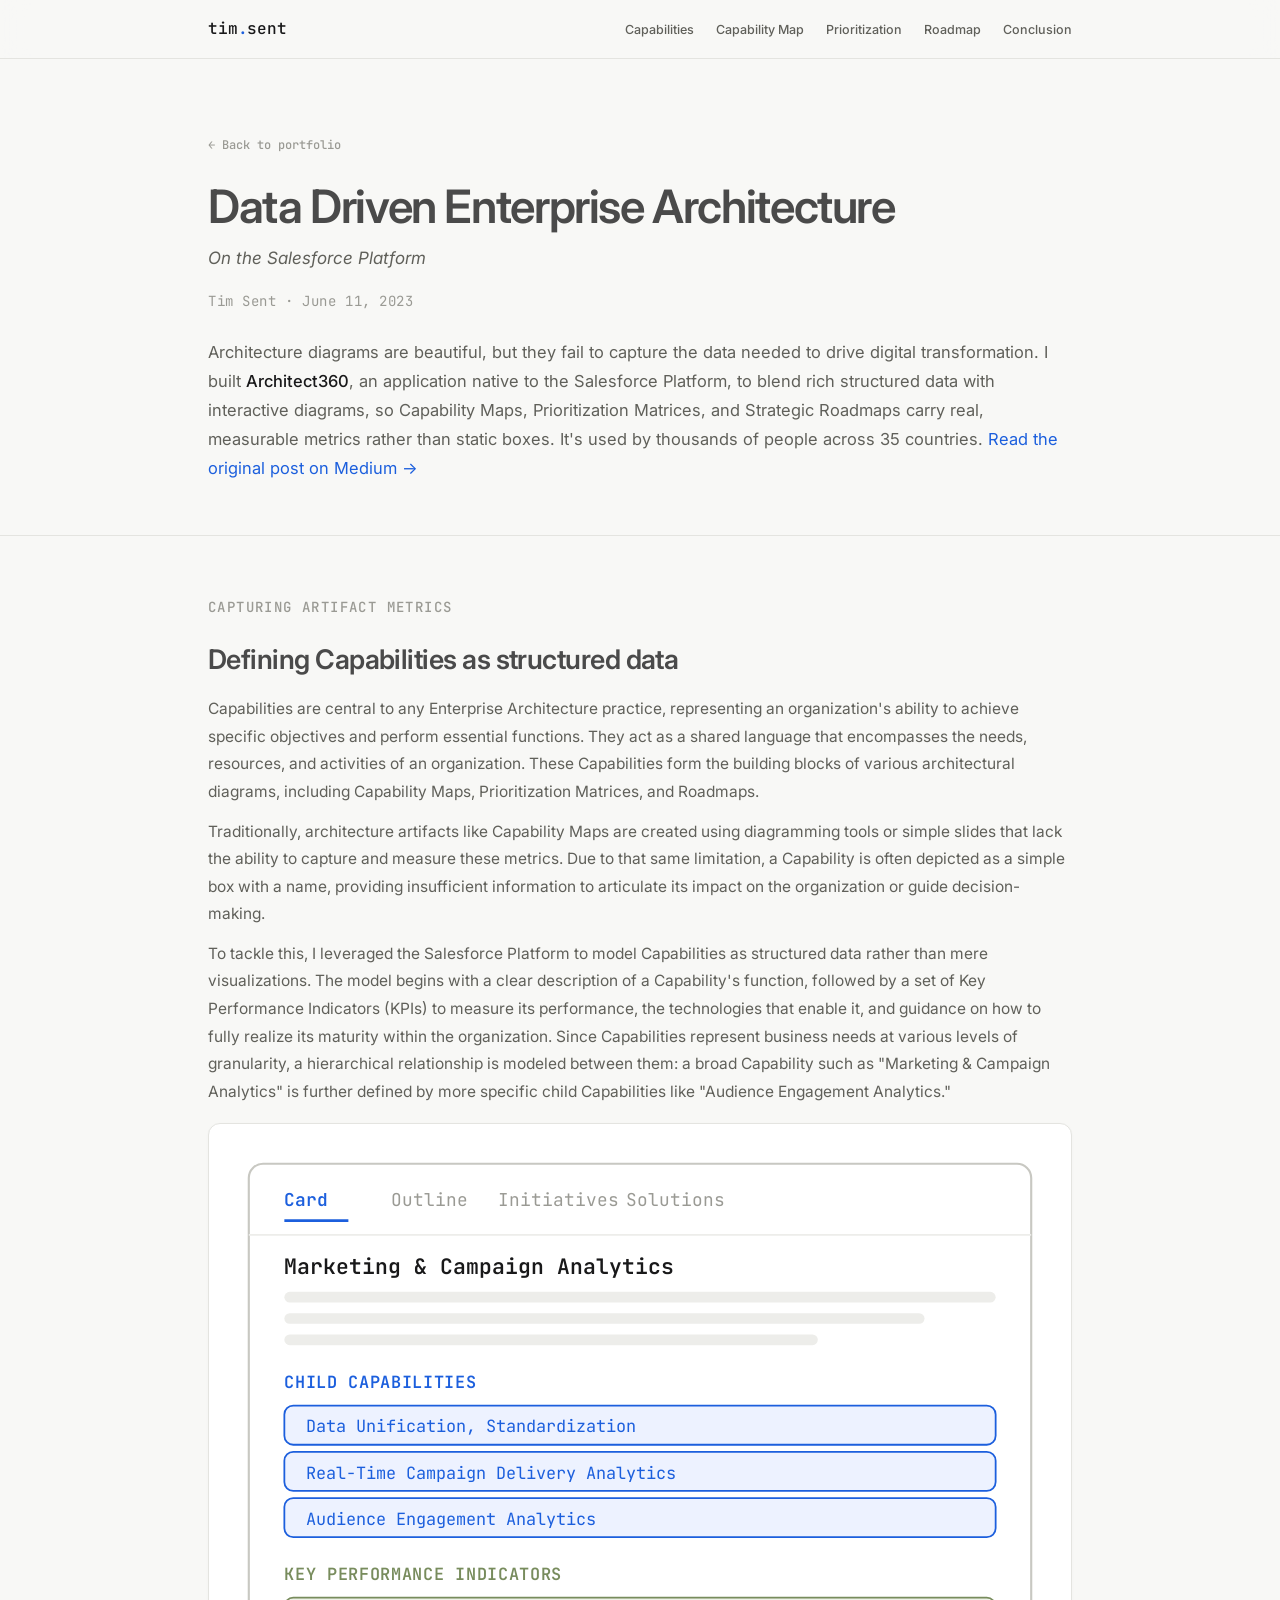
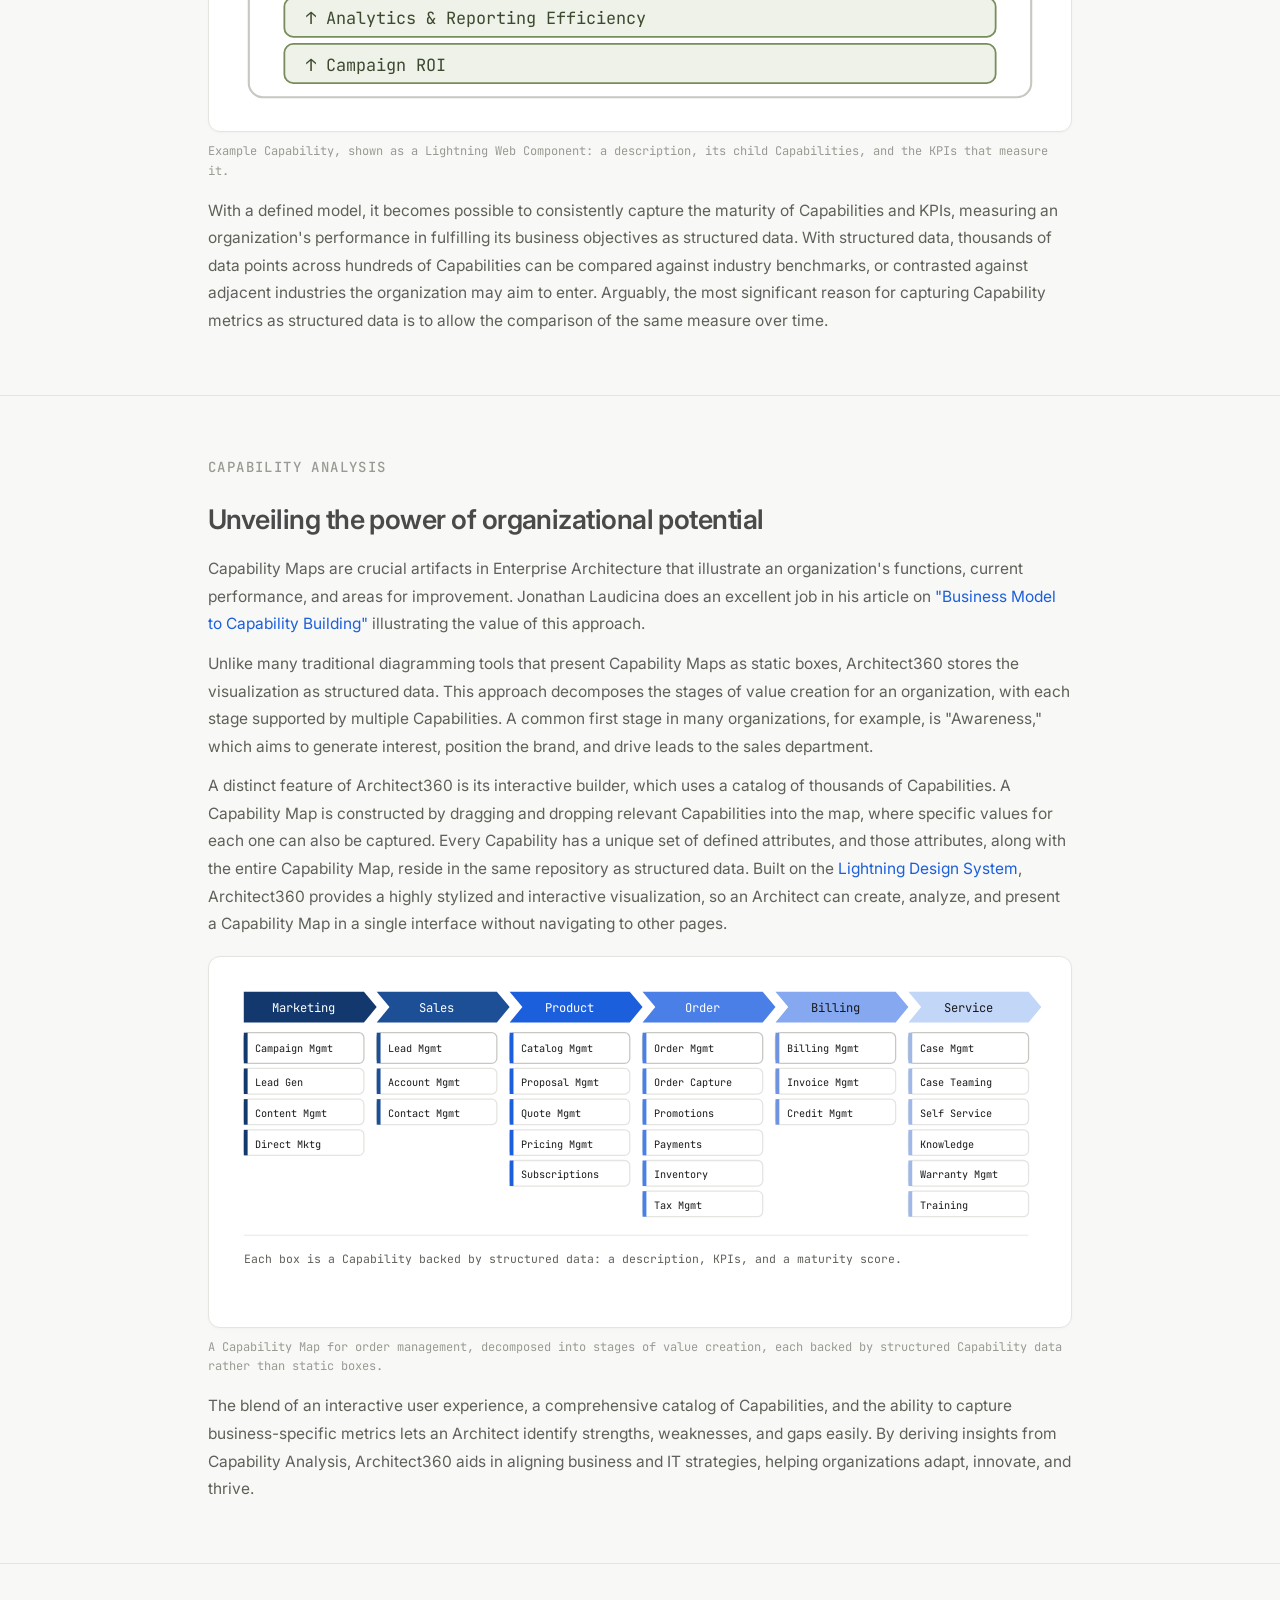
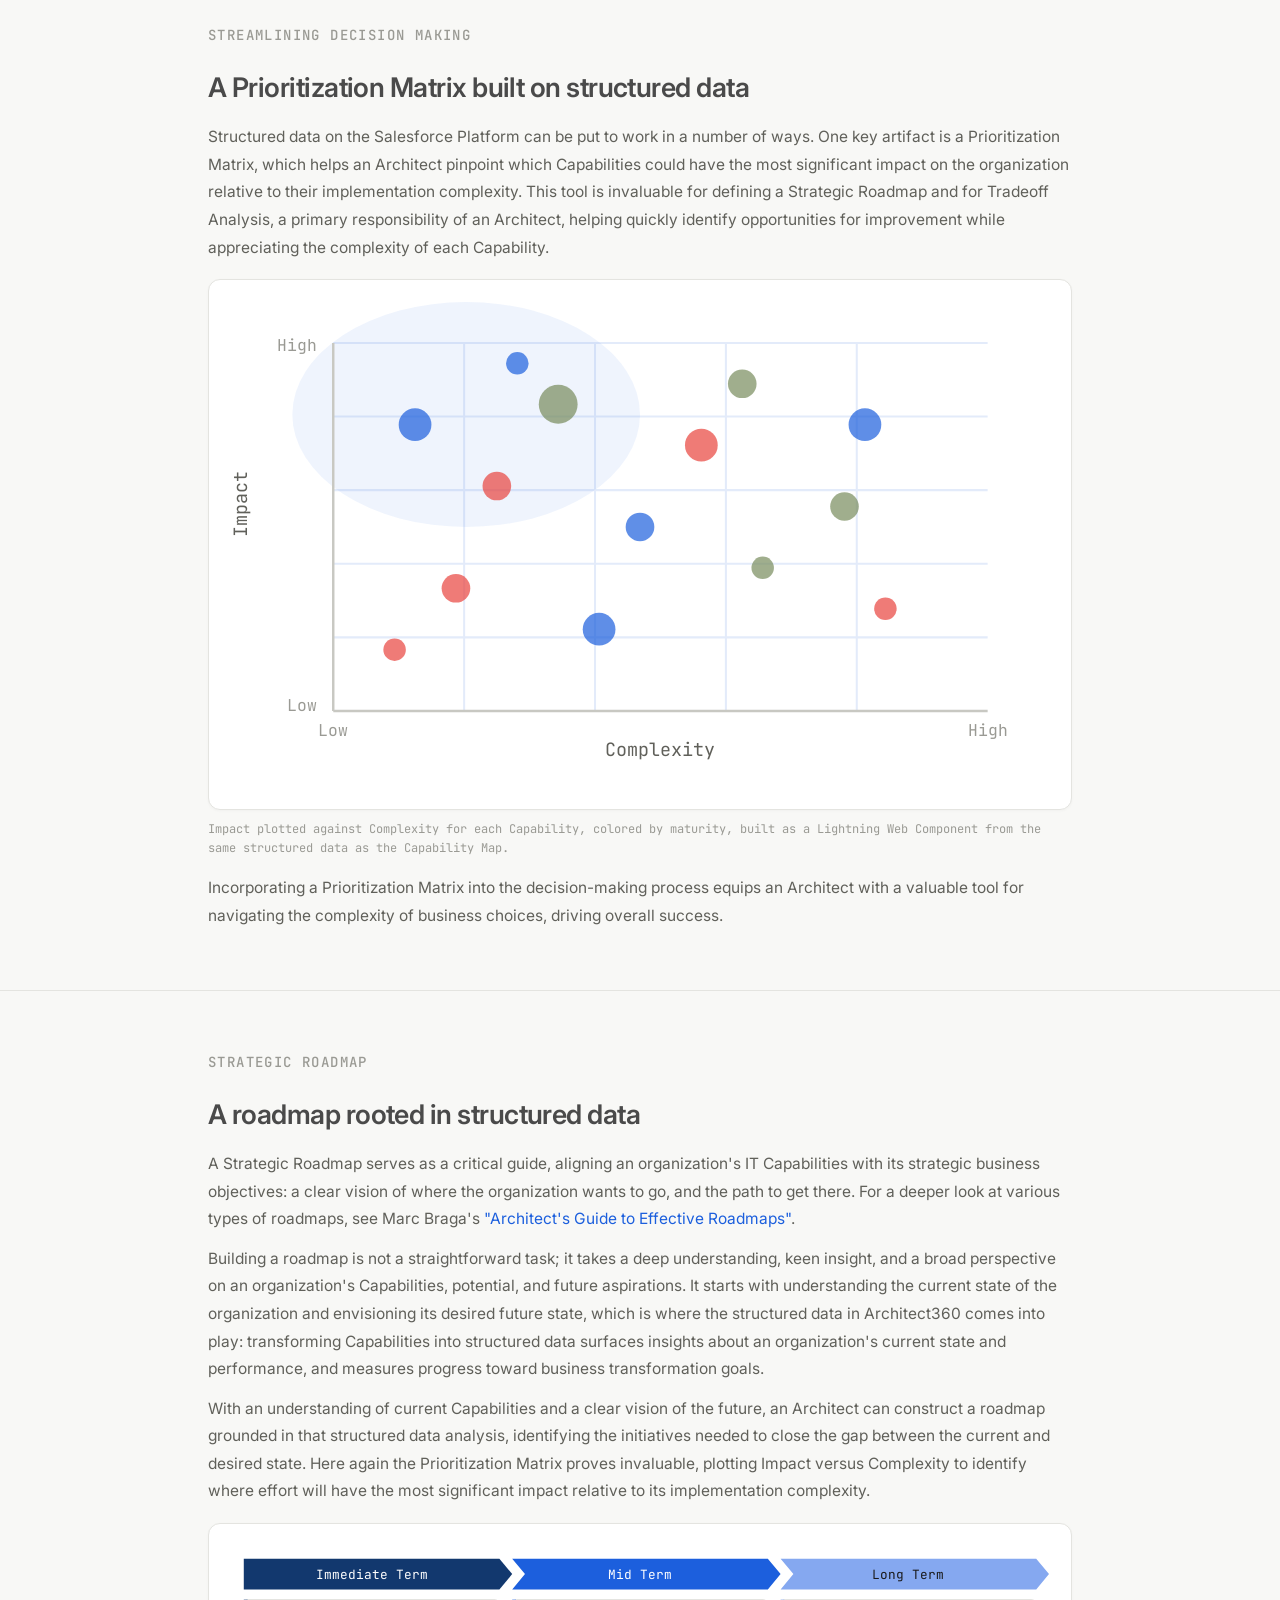
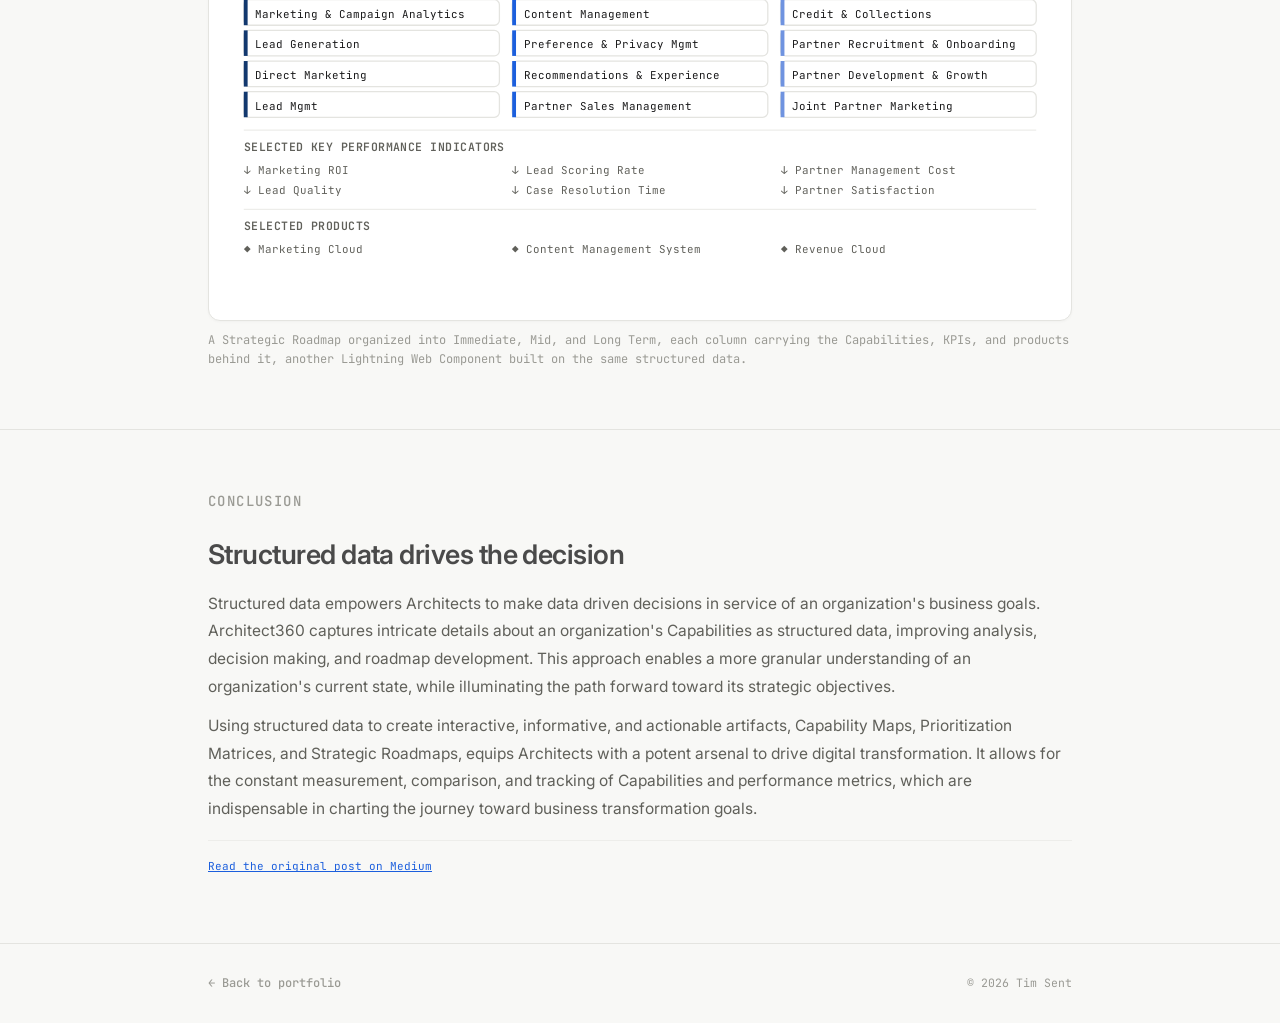
<file: data-driven-enterprise-architecture.html>
<!DOCTYPE html>
<html lang="en">
<head>
  <meta charset="UTF-8" />
  <meta name="viewport" content="width=device-width, initial-scale=1.0" />
  <title>Data Driven Enterprise Architecture — Tim Sent</title>
  <link rel="icon" href="favicon.svg" type="image/svg+xml" />
  <link rel="icon" href="favicon.ico" sizes="48x48" />
  <link rel="apple-touch-icon" href="apple-touch-icon.png" />
  <link rel="preconnect" href="https://fonts.googleapis.com" />
  <link rel="preconnect" href="https://fonts.gstatic.com" crossorigin />
  <link href="https://fonts.googleapis.com/css2?family=Inter:ital,wght@0,300;0,400;0,500;0,600;1,400&family=JetBrains+Mono:wght@400;500&display=swap" rel="stylesheet" />
  <link rel="stylesheet" href="css/styles.css" />
</head>
<body>

<!-- ── Nav ──────────────────────────────────── -->
<nav>
  <div class="nav-inner wide">
    <a href="index.html" class="nav-brand">tim<em>.</em>sent</a>
    <ul class="nav-links">
      <li><a href="#capabilities">Capabilities</a></li>
      <li><a href="#capability-map">Capability Map</a></li>
      <li><a href="#prioritization">Prioritization</a></li>
      <li><a href="#roadmap">Roadmap</a></li>
      <li><a href="#conclusion">Conclusion</a></li>
    </ul>
  </div>
</nav>

<!-- ── Hero ─────────────────────────────────── -->
<div class="container wide">
  <div class="hero fade">
    <a href="index.html" class="back-link">← Back to portfolio</a>
    <h1>Data Driven Enterprise Architecture</h1>
    <p class="hero-kicker">On the Salesforce Platform</p>
    <p class="hero-subtitle">Tim Sent · June 11, 2023</p>
    <p class="hero-desc">
      Architecture diagrams are beautiful, but they fail to capture the data needed to drive digital transformation.
      I built <strong>Architect360</strong>, an application native to the Salesforce Platform, to blend rich structured
      data with interactive diagrams, so Capability Maps, Prioritization Matrices, and Strategic Roadmaps carry real,
      measurable metrics rather than static boxes. It's used by thousands of people across 35 countries.
      <a href="https://medium.com/@timsent/data-driven-enterprise-architecture-on-the-salesforce-platform-efe32e9b1f5d" target="_blank" rel="noopener">Read the original post on Medium →</a>
    </p>
  </div>
</div>

<div class="hr"></div>

<!-- ── Capabilities as Structured Data ──────── -->
<section id="capabilities">
  <div class="container wide">
    <p class="sec-eyebrow fade">Capturing Artifact Metrics</p>
    <h2 class="sec-title fade">Defining Capabilities as structured data</h2>
    <div class="sec-body fade">
      <p>Capabilities are central to any Enterprise Architecture practice, representing an organization's ability to achieve specific objectives and perform essential functions. They act as a shared language that encompasses the needs, resources, and activities of an organization. These Capabilities form the building blocks of various architectural diagrams, including Capability Maps, Prioritization Matrices, and Roadmaps.</p>
      <p style="margin-top: 12px;">Traditionally, architecture artifacts like Capability Maps are created using diagramming tools or simple slides that lack the ability to capture and measure these metrics. Due to that same limitation, a Capability is often depicted as a simple box with a name, providing insufficient information to articulate its impact on the organization or guide decision-making.</p>
      <p style="margin-top: 12px;">To tackle this, I leveraged the Salesforce Platform to model Capabilities as structured data rather than mere visualizations. The model begins with a clear description of a Capability's function, followed by a set of Key Performance Indicators (KPIs) to measure its performance, the technologies that enable it, and guidance on how to fully realize its maturity within the organization. Since Capabilities represent business needs at various levels of granularity, a hierarchical relationship is modeled between them: a broad Capability such as "Marketing &amp; Campaign Analytics" is further defined by more specific child Capabilities like "Audience Engagement Analytics."</p>
    </div>

    <div class="diagram-card fade">
      <svg viewBox="0 0 460 320" xmlns="http://www.w3.org/2000/svg">
        <rect x="10" y="10" width="440" height="300" rx="8" fill="#fff" stroke="#c8c8c2" stroke-width="1.2"/>

        <!-- tabs -->
        <text x="30" y="34" font-family="JetBrains Mono, monospace" font-size="10" font-weight="600" fill="#1c5fdd">Card</text>
        <line x1="30" y1="42" x2="66" y2="42" stroke="#1c5fdd" stroke-width="1.6"/>
        <text x="90" y="34" font-family="JetBrains Mono, monospace" font-size="10" fill="#9a9a94">Outline</text>
        <text x="150" y="34" font-family="JetBrains Mono, monospace" font-size="10" fill="#9a9a94">Initiatives</text>
        <text x="222" y="34" font-family="JetBrains Mono, monospace" font-size="10" fill="#9a9a94">Solutions</text>
        <line x1="10" y1="50" x2="450" y2="50" stroke="#ededea" stroke-width="1"/>

        <!-- title + description -->
        <text x="30" y="72" font-family="JetBrains Mono, monospace" font-size="12" font-weight="600" fill="#19191a">Marketing &amp; Campaign Analytics</text>
        <rect x="30" y="82" width="400" height="6" rx="3" fill="#ededea"/>
        <rect x="30" y="94" width="360" height="6" rx="3" fill="#ededea"/>
        <rect x="30" y="106" width="300" height="6" rx="3" fill="#ededea"/>

        <!-- child capabilities -->
        <text x="30" y="136" font-family="JetBrains Mono, monospace" font-size="9.5" font-weight="600" fill="#1c5fdd" letter-spacing="0.04em">CHILD CAPABILITIES</text>
        <rect x="30" y="146" width="400" height="22" rx="5" fill="#edf2ff" stroke="#1c5fdd" stroke-width="1"/>
        <text x="42" y="161" font-family="JetBrains Mono, monospace" font-size="9.5" fill="#1c5fdd">Data Unification, Standardization</text>
        <rect x="30" y="172" width="400" height="22" rx="5" fill="#edf2ff" stroke="#1c5fdd" stroke-width="1"/>
        <text x="42" y="187" font-family="JetBrains Mono, monospace" font-size="9.5" fill="#1c5fdd">Real-Time Campaign Delivery Analytics</text>
        <rect x="30" y="198" width="400" height="22" rx="5" fill="#edf2ff" stroke="#1c5fdd" stroke-width="1"/>
        <text x="42" y="213" font-family="JetBrains Mono, monospace" font-size="9.5" fill="#1c5fdd">Audience Engagement Analytics</text>

        <!-- KPIs -->
        <text x="30" y="244" font-family="JetBrains Mono, monospace" font-size="9.5" font-weight="600" fill="#788c5d" letter-spacing="0.04em">KEY PERFORMANCE INDICATORS</text>
        <rect x="30" y="254" width="400" height="22" rx="5" fill="#eef2e8" stroke="#788c5d" stroke-width="1"/>
        <text x="42" y="269" font-family="JetBrains Mono, monospace" font-size="9.5" fill="#3d4a30">↑ Analytics &amp; Reporting Efficiency</text>
        <rect x="30" y="280" width="400" height="22" rx="5" fill="#eef2e8" stroke="#788c5d" stroke-width="1"/>
        <text x="42" y="295" font-family="JetBrains Mono, monospace" font-size="9.5" fill="#3d4a30">↑ Campaign ROI</text>
      </svg>
    </div>
    <p class="diagram-caption fade">Example Capability, shown as a Lightning Web Component: a description, its child Capabilities, and the KPIs that measure it.</p>

    <div class="sec-body fade" style="margin-top: 16px;">
      <p>With a defined model, it becomes possible to consistently capture the maturity of Capabilities and KPIs, measuring an organization's performance in fulfilling its business objectives as structured data. With structured data, thousands of data points across hundreds of Capabilities can be compared against industry benchmarks, or contrasted against adjacent industries the organization may aim to enter. Arguably, the most significant reason for capturing Capability metrics as structured data is to allow the comparison of the same measure over time.</p>
    </div>
  </div>
</section>

<div class="hr"></div>

<!-- ── Capability Map ────────────────────────── -->
<section id="capability-map">
  <div class="container wide">
    <p class="sec-eyebrow fade">Capability Analysis</p>
    <h2 class="sec-title fade">Unveiling the power of organizational potential</h2>
    <div class="sec-body fade">
      <p>Capability Maps are crucial artifacts in Enterprise Architecture that illustrate an organization's functions, current performance, and areas for improvement. Jonathan Laudicina does an excellent job in his article on <a href="https://medium.com/@jlaudicina/business-model-to-capability-building-b504c0c89059" target="_blank" rel="noopener">"Business Model to Capability Building"</a> illustrating the value of this approach.</p>
      <p style="margin-top: 12px;">Unlike many traditional diagramming tools that present Capability Maps as static boxes, Architect360 stores the visualization as structured data. This approach decomposes the stages of value creation for an organization, with each stage supported by multiple Capabilities. A common first stage in many organizations, for example, is "Awareness," which aims to generate interest, position the brand, and drive leads to the sales department.</p>
      <p style="margin-top: 12px;">A distinct feature of Architect360 is its interactive builder, which uses a catalog of thousands of Capabilities. A Capability Map is constructed by dragging and dropping relevant Capabilities into the map, where specific values for each one can also be captured. Every Capability has a unique set of defined attributes, and those attributes, along with the entire Capability Map, reside in the same repository as structured data. Built on the <a href="https://www.lightningdesignsystem.com/" target="_blank" rel="noopener">Lightning Design System</a>, Architect360 provides a highly stylized and interactive visualization, so an Architect can create, analyze, and present a Capability Map in a single interface without navigating to other pages.</p>
    </div>

    <div class="diagram-card fade">
      <svg viewBox="0 0 640 260" xmlns="http://www.w3.org/2000/svg">
        <!-- column headers: chevrons, dark to light left to right -->
        <polygon points="10,10 104,10 114,22 104,34 10,34" fill="#12386e"/>
        <text x="57" y="26" text-anchor="middle" font-family="JetBrains Mono, monospace" font-size="9.5" fill="#fff">Marketing</text>
        <polygon points="114,10 208,10 218,22 208,34 114,34 124,22" fill="#1c4f95"/>
        <text x="161" y="26" text-anchor="middle" font-family="JetBrains Mono, monospace" font-size="9.5" fill="#fff">Sales</text>
        <polygon points="218,10 312,10 322,22 312,34 218,34 228,22" fill="#1c5fdd"/>
        <text x="265" y="26" text-anchor="middle" font-family="JetBrains Mono, monospace" font-size="9.5" fill="#fff">Product</text>
        <polygon points="322,10 416,10 426,22 416,34 322,34 332,22" fill="#4a7fe8"/>
        <text x="369" y="26" text-anchor="middle" font-family="JetBrains Mono, monospace" font-size="9.5" fill="#fff">Order</text>
        <polygon points="426,10 520,10 530,22 520,34 426,34 436,22" fill="#85a8f0"/>
        <text x="473" y="26" text-anchor="middle" font-family="JetBrains Mono, monospace" font-size="9.5" fill="#19191a">Billing</text>
        <polygon points="530,10 624,10 634,22 624,34 530,34 540,22" fill="#c2d6f8"/>
        <text x="577" y="26" text-anchor="middle" font-family="JetBrains Mono, monospace" font-size="9.5" fill="#19191a">Service</text>

        <!-- capability rows: column 1 (Marketing) -->
        <rect x="10" y="42" width="94" height="24" rx="4" fill="#fff" stroke="#c8c8c2" stroke-width="1"/><rect x="10" y="42" width="3" height="24" fill="#12386e"/>
        <text x="19" y="57" font-family="JetBrains Mono, monospace" font-size="8" fill="#19191a">Campaign Mgmt</text>
        <rect x="10" y="70" width="94" height="20" rx="4" fill="#fff" stroke="#e4e4e0" stroke-width="1"/><rect x="10" y="70" width="3" height="20" fill="#12386e"/>
        <text x="19" y="84" font-family="JetBrains Mono, monospace" font-size="8" fill="#19191a">Lead Gen</text>
        <rect x="10" y="94" width="94" height="20" rx="4" fill="#fff" stroke="#e4e4e0" stroke-width="1"/><rect x="10" y="94" width="3" height="20" fill="#12386e"/>
        <text x="19" y="108" font-family="JetBrains Mono, monospace" font-size="8" fill="#19191a">Content Mgmt</text>
        <rect x="10" y="118" width="94" height="20" rx="4" fill="#fff" stroke="#e4e4e0" stroke-width="1"/><rect x="10" y="118" width="3" height="20" fill="#12386e"/>
        <text x="19" y="132" font-family="JetBrains Mono, monospace" font-size="8" fill="#19191a">Direct Mktg</text>

        <!-- column 2 (Sales) -->
        <rect x="114" y="42" width="94" height="24" rx="4" fill="#fff" stroke="#c8c8c2" stroke-width="1"/><rect x="114" y="42" width="3" height="24" fill="#1c4f95"/>
        <text x="123" y="57" font-family="JetBrains Mono, monospace" font-size="8" fill="#19191a">Lead Mgmt</text>
        <rect x="114" y="70" width="94" height="20" rx="4" fill="#fff" stroke="#e4e4e0" stroke-width="1"/><rect x="114" y="70" width="3" height="20" fill="#1c4f95"/>
        <text x="123" y="84" font-family="JetBrains Mono, monospace" font-size="8" fill="#19191a">Account Mgmt</text>
        <rect x="114" y="94" width="94" height="20" rx="4" fill="#fff" stroke="#e4e4e0" stroke-width="1"/><rect x="114" y="94" width="3" height="20" fill="#1c4f95"/>
        <text x="123" y="108" font-family="JetBrains Mono, monospace" font-size="8" fill="#19191a">Contact Mgmt</text>

        <!-- column 3 (Product) -->
        <rect x="218" y="42" width="94" height="24" rx="4" fill="#fff" stroke="#c8c8c2" stroke-width="1"/><rect x="218" y="42" width="3" height="24" fill="#1c5fdd"/>
        <text x="227" y="57" font-family="JetBrains Mono, monospace" font-size="8" fill="#19191a">Catalog Mgmt</text>
        <rect x="218" y="70" width="94" height="20" rx="4" fill="#fff" stroke="#e4e4e0" stroke-width="1"/><rect x="218" y="70" width="3" height="20" fill="#1c5fdd"/>
        <text x="227" y="84" font-family="JetBrains Mono, monospace" font-size="8" fill="#19191a">Proposal Mgmt</text>
        <rect x="218" y="94" width="94" height="20" rx="4" fill="#fff" stroke="#e4e4e0" stroke-width="1"/><rect x="218" y="94" width="3" height="20" fill="#1c5fdd"/>
        <text x="227" y="108" font-family="JetBrains Mono, monospace" font-size="8" fill="#19191a">Quote Mgmt</text>
        <rect x="218" y="118" width="94" height="20" rx="4" fill="#fff" stroke="#e4e4e0" stroke-width="1"/><rect x="218" y="118" width="3" height="20" fill="#1c5fdd"/>
        <text x="227" y="132" font-family="JetBrains Mono, monospace" font-size="8" fill="#19191a">Pricing Mgmt</text>
        <rect x="218" y="142" width="94" height="20" rx="4" fill="#fff" stroke="#e4e4e0" stroke-width="1"/><rect x="218" y="142" width="3" height="20" fill="#1c5fdd"/>
        <text x="227" y="156" font-family="JetBrains Mono, monospace" font-size="8" fill="#19191a">Subscriptions</text>

        <!-- column 4 (Order) -->
        <rect x="322" y="42" width="94" height="24" rx="4" fill="#fff" stroke="#c8c8c2" stroke-width="1"/><rect x="322" y="42" width="3" height="24" fill="#4a7fe8"/>
        <text x="331" y="57" font-family="JetBrains Mono, monospace" font-size="8" fill="#19191a">Order Mgmt</text>
        <rect x="322" y="70" width="94" height="20" rx="4" fill="#fff" stroke="#e4e4e0" stroke-width="1"/><rect x="322" y="70" width="3" height="20" fill="#4a7fe8"/>
        <text x="331" y="84" font-family="JetBrains Mono, monospace" font-size="8" fill="#19191a">Order Capture</text>
        <rect x="322" y="94" width="94" height="20" rx="4" fill="#fff" stroke="#e4e4e0" stroke-width="1"/><rect x="322" y="94" width="3" height="20" fill="#4a7fe8"/>
        <text x="331" y="108" font-family="JetBrains Mono, monospace" font-size="8" fill="#19191a">Promotions</text>
        <rect x="322" y="118" width="94" height="20" rx="4" fill="#fff" stroke="#e4e4e0" stroke-width="1"/><rect x="322" y="118" width="3" height="20" fill="#4a7fe8"/>
        <text x="331" y="132" font-family="JetBrains Mono, monospace" font-size="8" fill="#19191a">Payments</text>
        <rect x="322" y="142" width="94" height="20" rx="4" fill="#fff" stroke="#e4e4e0" stroke-width="1"/><rect x="322" y="142" width="3" height="20" fill="#4a7fe8"/>
        <text x="331" y="156" font-family="JetBrains Mono, monospace" font-size="8" fill="#19191a">Inventory</text>
        <rect x="322" y="166" width="94" height="20" rx="4" fill="#fff" stroke="#e4e4e0" stroke-width="1"/><rect x="322" y="166" width="3" height="20" fill="#4a7fe8"/>
        <text x="331" y="180" font-family="JetBrains Mono, monospace" font-size="8" fill="#19191a">Tax Mgmt</text>

        <!-- column 5 (Billing) -->
        <rect x="426" y="42" width="94" height="24" rx="4" fill="#fff" stroke="#c8c8c2" stroke-width="1"/><rect x="426" y="42" width="3" height="24" fill="#6f93e0"/>
        <text x="435" y="57" font-family="JetBrains Mono, monospace" font-size="8" fill="#19191a">Billing Mgmt</text>
        <rect x="426" y="70" width="94" height="20" rx="4" fill="#fff" stroke="#e4e4e0" stroke-width="1"/><rect x="426" y="70" width="3" height="20" fill="#6f93e0"/>
        <text x="435" y="84" font-family="JetBrains Mono, monospace" font-size="8" fill="#19191a">Invoice Mgmt</text>
        <rect x="426" y="94" width="94" height="20" rx="4" fill="#fff" stroke="#e4e4e0" stroke-width="1"/><rect x="426" y="94" width="3" height="20" fill="#6f93e0"/>
        <text x="435" y="108" font-family="JetBrains Mono, monospace" font-size="8" fill="#19191a">Credit Mgmt</text>

        <!-- column 6 (Service) -->
        <rect x="530" y="42" width="94" height="24" rx="4" fill="#fff" stroke="#c8c8c2" stroke-width="1"/><rect x="530" y="42" width="3" height="24" fill="#9fb8ea"/>
        <text x="539" y="57" font-family="JetBrains Mono, monospace" font-size="8" fill="#19191a">Case Mgmt</text>
        <rect x="530" y="70" width="94" height="20" rx="4" fill="#fff" stroke="#e4e4e0" stroke-width="1"/><rect x="530" y="70" width="3" height="20" fill="#9fb8ea"/>
        <text x="539" y="84" font-family="JetBrains Mono, monospace" font-size="8" fill="#19191a">Case Teaming</text>
        <rect x="530" y="94" width="94" height="20" rx="4" fill="#fff" stroke="#e4e4e0" stroke-width="1"/><rect x="530" y="94" width="3" height="20" fill="#9fb8ea"/>
        <text x="539" y="108" font-family="JetBrains Mono, monospace" font-size="8" fill="#19191a">Self Service</text>
        <rect x="530" y="118" width="94" height="20" rx="4" fill="#fff" stroke="#e4e4e0" stroke-width="1"/><rect x="530" y="118" width="3" height="20" fill="#9fb8ea"/>
        <text x="539" y="132" font-family="JetBrains Mono, monospace" font-size="8" fill="#19191a">Knowledge</text>
        <rect x="530" y="142" width="94" height="20" rx="4" fill="#fff" stroke="#e4e4e0" stroke-width="1"/><rect x="530" y="142" width="3" height="20" fill="#9fb8ea"/>
        <text x="539" y="156" font-family="JetBrains Mono, monospace" font-size="8" fill="#19191a">Warranty Mgmt</text>
        <rect x="530" y="166" width="94" height="20" rx="4" fill="#fff" stroke="#e4e4e0" stroke-width="1"/><rect x="530" y="166" width="3" height="20" fill="#9fb8ea"/>
        <text x="539" y="180" font-family="JetBrains Mono, monospace" font-size="8" fill="#19191a">Training</text>

        <rect x="10" y="200" width="614" height="1" fill="#ededea"/>
        <text x="10" y="222" font-family="JetBrains Mono, monospace" font-size="9" fill="#60605a">Each box is a Capability backed by structured data: a description, KPIs, and a maturity score.</text>
      </svg>
    </div>
    <p class="diagram-caption fade">A Capability Map for order management, decomposed into stages of value creation, each backed by structured Capability data rather than static boxes.</p>

    <div class="sec-body fade" style="margin-top: 16px;">
      <p>The blend of an interactive user experience, a comprehensive catalog of Capabilities, and the ability to capture business-specific metrics lets an Architect identify strengths, weaknesses, and gaps easily. By deriving insights from Capability Analysis, Architect360 aids in aligning business and IT strategies, helping organizations adapt, innovate, and thrive.</p>
    </div>
  </div>
</section>

<div class="hr"></div>

<!-- ── Prioritization Matrix ─────────────────── -->
<section id="prioritization">
  <div class="container wide">
    <p class="sec-eyebrow fade">Streamlining Decision Making</p>
    <h2 class="sec-title fade">A Prioritization Matrix built on structured data</h2>
    <div class="sec-body fade">
      <p>Structured data on the Salesforce Platform can be put to work in a number of ways. One key artifact is a Prioritization Matrix, which helps an Architect pinpoint which Capabilities could have the most significant impact on the organization relative to their implementation complexity. This tool is invaluable for defining a Strategic Roadmap and for Tradeoff Analysis, a primary responsibility of an Architect, helping quickly identify opportunities for improvement while appreciating the complexity of each Capability.</p>
    </div>

    <div class="diagram-card fade">
      <svg viewBox="0 0 400 240" xmlns="http://www.w3.org/2000/svg">
        <!-- gridlines -->
        <g stroke="#e3ebfa" stroke-width="1">
          <line x1="50" y1="164" x2="370" y2="164"/>
          <line x1="50" y1="128" x2="370" y2="128"/>
          <line x1="50" y1="92" x2="370" y2="92"/>
          <line x1="50" y1="56" x2="370" y2="56"/>
          <line x1="50" y1="20" x2="370" y2="20"/>
          <line x1="114" y1="20" x2="114" y2="200"/>
          <line x1="178" y1="20" x2="178" y2="200"/>
          <line x1="242" y1="20" x2="242" y2="200"/>
          <line x1="306" y1="20" x2="306" y2="200"/>
        </g>
        <!-- sweet-spot highlight: high impact, low complexity -->
        <ellipse cx="115" cy="55" rx="85" ry="55" fill="#1c5fdd" opacity="0.07"/>

        <!-- axes -->
        <line x1="50" y1="20" x2="50" y2="200" stroke="#c8c8c2" stroke-width="1.2"/>
        <line x1="50" y1="200" x2="370" y2="200" stroke="#c8c8c2" stroke-width="1.2"/>
        <text x="8" y="115" font-family="JetBrains Mono, monospace" font-size="9" fill="#60605a" transform="rotate(-90 8 115)">Impact</text>
        <text x="210" y="222" text-anchor="middle" font-family="JetBrains Mono, monospace" font-size="9" fill="#60605a">Complexity</text>
        <text x="50" y="212" text-anchor="middle" font-family="JetBrains Mono, monospace" font-size="8" fill="#9a9a94">Low</text>
        <text x="370" y="212" text-anchor="middle" font-family="JetBrains Mono, monospace" font-size="8" fill="#9a9a94">High</text>
        <text x="42" y="200" text-anchor="end" font-family="JetBrains Mono, monospace" font-size="8" fill="#9a9a94">Low</text>
        <text x="42" y="24" text-anchor="end" font-family="JetBrains Mono, monospace" font-size="8" fill="#9a9a94">High</text>

        <!-- capabilities, colored by maturity -->
        <circle cx="140" cy="30" r="5.5" fill="#1c5fdd" opacity="0.7"/>
        <circle cx="250" cy="40" r="7" fill="#788c5d" opacity="0.7"/>
        <circle cx="90" cy="60" r="8" fill="#1c5fdd" opacity="0.7"/>
        <circle cx="160" cy="50" r="9.5" fill="#788c5d" opacity="0.7"/>
        <circle cx="230" cy="70" r="8" fill="#e8433d" opacity="0.7"/>
        <circle cx="310" cy="60" r="8" fill="#1c5fdd" opacity="0.7"/>
        <circle cx="130" cy="90" r="7" fill="#e8433d" opacity="0.7"/>
        <circle cx="200" cy="110" r="7" fill="#1c5fdd" opacity="0.7"/>
        <circle cx="300" cy="100" r="7" fill="#788c5d" opacity="0.7"/>
        <circle cx="110" cy="140" r="7" fill="#e8433d" opacity="0.7"/>
        <circle cx="180" cy="160" r="8" fill="#1c5fdd" opacity="0.7"/>
        <circle cx="260" cy="130" r="5.5" fill="#788c5d" opacity="0.7"/>
        <circle cx="80" cy="170" r="5.5" fill="#e8433d" opacity="0.7"/>
        <circle cx="320" cy="150" r="5.5" fill="#e8433d" opacity="0.7"/>
      </svg>
    </div>
    <p class="diagram-caption fade">Impact plotted against Complexity for each Capability, colored by maturity, built as a Lightning Web Component from the same structured data as the Capability Map.</p>

    <div class="sec-body fade" style="margin-top: 16px;">
      <p>Incorporating a Prioritization Matrix into the decision-making process equips an Architect with a valuable tool for navigating the complexity of business choices, driving overall success.</p>
    </div>
  </div>
</section>

<div class="hr"></div>

<!-- ── Strategic Roadmap ─────────────────────── -->
<section id="roadmap">
  <div class="container wide">
    <p class="sec-eyebrow fade">Strategic Roadmap</p>
    <h2 class="sec-title fade">A roadmap rooted in structured data</h2>
    <div class="sec-body fade">
      <p>A Strategic Roadmap serves as a critical guide, aligning an organization's IT Capabilities with its strategic business objectives: a clear vision of where the organization wants to go, and the path to get there. For a deeper look at various types of roadmaps, see Marc Braga's <a href="https://medium.com/salesforce-architects/architects-guide-to-effective-roadmaps-fa8cbbb573e9" target="_blank" rel="noopener">"Architect's Guide to Effective Roadmaps"</a>.</p>
      <p style="margin-top: 12px;">Building a roadmap is not a straightforward task; it takes a deep understanding, keen insight, and a broad perspective on an organization's Capabilities, potential, and future aspirations. It starts with understanding the current state of the organization and envisioning its desired future state, which is where the structured data in Architect360 comes into play: transforming Capabilities into structured data surfaces insights about an organization's current state and performance, and measures progress toward business transformation goals.</p>
      <p style="margin-top: 12px;">With an understanding of current Capabilities and a clear vision of the future, an Architect can construct a roadmap grounded in that structured data analysis, identifying the initiatives needed to close the gap between the current and desired state. Here again the Prioritization Matrix proves invaluable, plotting Impact versus Complexity to identify where effort will have the most significant impact relative to its implementation complexity.</p>
    </div>

    <div class="diagram-card fade">
      <svg viewBox="0 0 640 280" xmlns="http://www.w3.org/2000/svg">
        <!-- headers: chevrons, dark to light left to right, matching the Capability Map -->
        <polygon points="10,10 210,10 220,22 210,34 10,34" fill="#12386e"/>
        <text x="110" y="26" text-anchor="middle" font-family="JetBrains Mono, monospace" font-size="10" fill="#fff">Immediate Term</text>
        <polygon points="220,10 420,10 430,22 420,34 220,34 230,22" fill="#1c5fdd"/>
        <text x="320" y="26" text-anchor="middle" font-family="JetBrains Mono, monospace" font-size="10" fill="#fff">Mid Term</text>
        <polygon points="430,10 630,10 640,22 630,34 430,34 440,22" fill="#85a8f0"/>
        <text x="530" y="26" text-anchor="middle" font-family="JetBrains Mono, monospace" font-size="10" fill="#19191a">Long Term</text>

        <!-- column 1 rows -->
        <g font-family="JetBrains Mono, monospace" font-size="8.5" fill="#19191a">
          <rect x="10" y="42" width="200" height="20" rx="4" fill="#fff" stroke="#e4e4e0" stroke-width="1"/><rect x="10" y="42" width="3" height="20" fill="#12386e"/>
          <text x="19" y="56">Marketing &amp; Campaign Analytics</text>
          <rect x="10" y="66" width="200" height="20" rx="4" fill="#fff" stroke="#e4e4e0" stroke-width="1"/><rect x="10" y="66" width="3" height="20" fill="#12386e"/>
          <text x="19" y="80">Lead Generation</text>
          <rect x="10" y="90" width="200" height="20" rx="4" fill="#fff" stroke="#e4e4e0" stroke-width="1"/><rect x="10" y="90" width="3" height="20" fill="#12386e"/>
          <text x="19" y="104">Direct Marketing</text>
          <rect x="10" y="114" width="200" height="20" rx="4" fill="#fff" stroke="#e4e4e0" stroke-width="1"/><rect x="10" y="114" width="3" height="20" fill="#12386e"/>
          <text x="19" y="128">Lead Mgmt</text>
        </g>

        <!-- column 2 rows -->
        <g font-family="JetBrains Mono, monospace" font-size="8.5" fill="#19191a">
          <rect x="220" y="42" width="200" height="20" rx="4" fill="#fff" stroke="#e4e4e0" stroke-width="1"/><rect x="220" y="42" width="3" height="20" fill="#1c5fdd"/>
          <text x="229" y="56">Content Management</text>
          <rect x="220" y="66" width="200" height="20" rx="4" fill="#fff" stroke="#e4e4e0" stroke-width="1"/><rect x="220" y="66" width="3" height="20" fill="#1c5fdd"/>
          <text x="229" y="80">Preference &amp; Privacy Mgmt</text>
          <rect x="220" y="90" width="200" height="20" rx="4" fill="#fff" stroke="#e4e4e0" stroke-width="1"/><rect x="220" y="90" width="3" height="20" fill="#1c5fdd"/>
          <text x="229" y="104">Recommendations &amp; Experience</text>
          <rect x="220" y="114" width="200" height="20" rx="4" fill="#fff" stroke="#e4e4e0" stroke-width="1"/><rect x="220" y="114" width="3" height="20" fill="#1c5fdd"/>
          <text x="229" y="128">Partner Sales Management</text>
        </g>

        <!-- column 3 rows -->
        <g font-family="JetBrains Mono, monospace" font-size="8.5" fill="#19191a">
          <rect x="430" y="42" width="200" height="20" rx="4" fill="#fff" stroke="#e4e4e0" stroke-width="1"/><rect x="430" y="42" width="3" height="20" fill="#6f93e0"/>
          <text x="439" y="56">Credit &amp; Collections</text>
          <rect x="430" y="66" width="200" height="20" rx="4" fill="#fff" stroke="#e4e4e0" stroke-width="1"/><rect x="430" y="66" width="3" height="20" fill="#6f93e0"/>
          <text x="439" y="80">Partner Recruitment &amp; Onboarding</text>
          <rect x="430" y="90" width="200" height="20" rx="4" fill="#fff" stroke="#e4e4e0" stroke-width="1"/><rect x="430" y="90" width="3" height="20" fill="#6f93e0"/>
          <text x="439" y="104">Partner Development &amp; Growth</text>
          <rect x="430" y="114" width="200" height="20" rx="4" fill="#fff" stroke="#e4e4e0" stroke-width="1"/><rect x="430" y="114" width="3" height="20" fill="#6f93e0"/>
          <text x="439" y="128">Joint Partner Marketing</text>
        </g>

        <line x1="10" y1="144" x2="630" y2="144" stroke="#ededea" stroke-width="1"/>
        <text x="10" y="160" font-family="JetBrains Mono, monospace" font-size="9" font-weight="600" fill="#60605a" letter-spacing="0.04em">SELECTED KEY PERFORMANCE INDICATORS</text>
        <g font-family="JetBrains Mono, monospace" font-size="8.5" fill="#60605a">
          <text x="10" y="178">↓ Marketing ROI</text>
          <text x="10" y="194">↓ Lead Quality</text>
          <text x="220" y="178">↓ Lead Scoring Rate</text>
          <text x="220" y="194">↓ Case Resolution Time</text>
          <text x="430" y="178">↓ Partner Management Cost</text>
          <text x="430" y="194">↓ Partner Satisfaction</text>
        </g>

        <line x1="10" y1="206" x2="630" y2="206" stroke="#ededea" stroke-width="1"/>
        <text x="10" y="222" font-family="JetBrains Mono, monospace" font-size="9" font-weight="600" fill="#60605a" letter-spacing="0.04em">SELECTED PRODUCTS</text>
        <g font-family="JetBrains Mono, monospace" font-size="8.5" fill="#60605a">
          <text x="10" y="240">◆ Marketing Cloud</text>
          <text x="220" y="240">◆ Content Management System</text>
          <text x="430" y="240">◆ Revenue Cloud</text>
        </g>
      </svg>
    </div>
    <p class="diagram-caption fade">A Strategic Roadmap organized into Immediate, Mid, and Long Term, each column carrying the Capabilities, KPIs, and products behind it, another Lightning Web Component built on the same structured data.</p>
  </div>
</section>

<div class="hr"></div>

<!-- ── Conclusion ─────────────────────────────── -->
<section id="conclusion">
  <div class="container wide">
    <p class="sec-eyebrow fade">Conclusion</p>
    <h2 class="sec-title fade">Structured data drives the decision</h2>
    <div class="sec-body fade">
      <p>Structured data empowers Architects to make data driven decisions in service of an organization's business goals. Architect360 captures intricate details about an organization's Capabilities as structured data, improving analysis, decision making, and roadmap development. This approach enables a more granular understanding of an organization's current state, while illuminating the path forward toward its strategic objectives.</p>
      <p style="margin-top: 12px;">Using structured data to create interactive, informative, and actionable artifacts, Capability Maps, Prioritization Matrices, and Strategic Roadmaps, equips Architects with a potent arsenal to drive digital transformation. It allows for the constant measurement, comparison, and tracking of Capabilities and performance metrics, which are indispensable in charting the journey toward business transformation goals.</p>
    </div>
    <div class="citation-block fade">
      <p><a href="https://medium.com/@timsent/data-driven-enterprise-architecture-on-the-salesforce-platform-efe32e9b1f5d" target="_blank" rel="noopener" class="cite-link">Read the original post on Medium</a></p>
    </div>
  </div>
</section>

<!-- ── Footer ────────────────────────────────── -->
<footer>
  <div class="footer-inner wide">
    <a href="index.html" class="back-link" style="margin-bottom: 0;">← Back to portfolio</a>
    <span class="footer-text">© 2026 Tim Sent</span>
  </div>
</footer>

<script>
  const io = new IntersectionObserver(
    entries => entries.forEach(e => { if (e.isIntersecting) e.target.classList.add('in'); }),
    { threshold: 0.1, rootMargin: '0px 0px -24px 0px' }
  );
  document.querySelectorAll('.fade').forEach(el => io.observe(el));
  const hero = document.querySelector('.hero.fade');
  if (hero) requestAnimationFrame(() => hero.classList.add('in'));
</script>
</body>
</html>
</file>
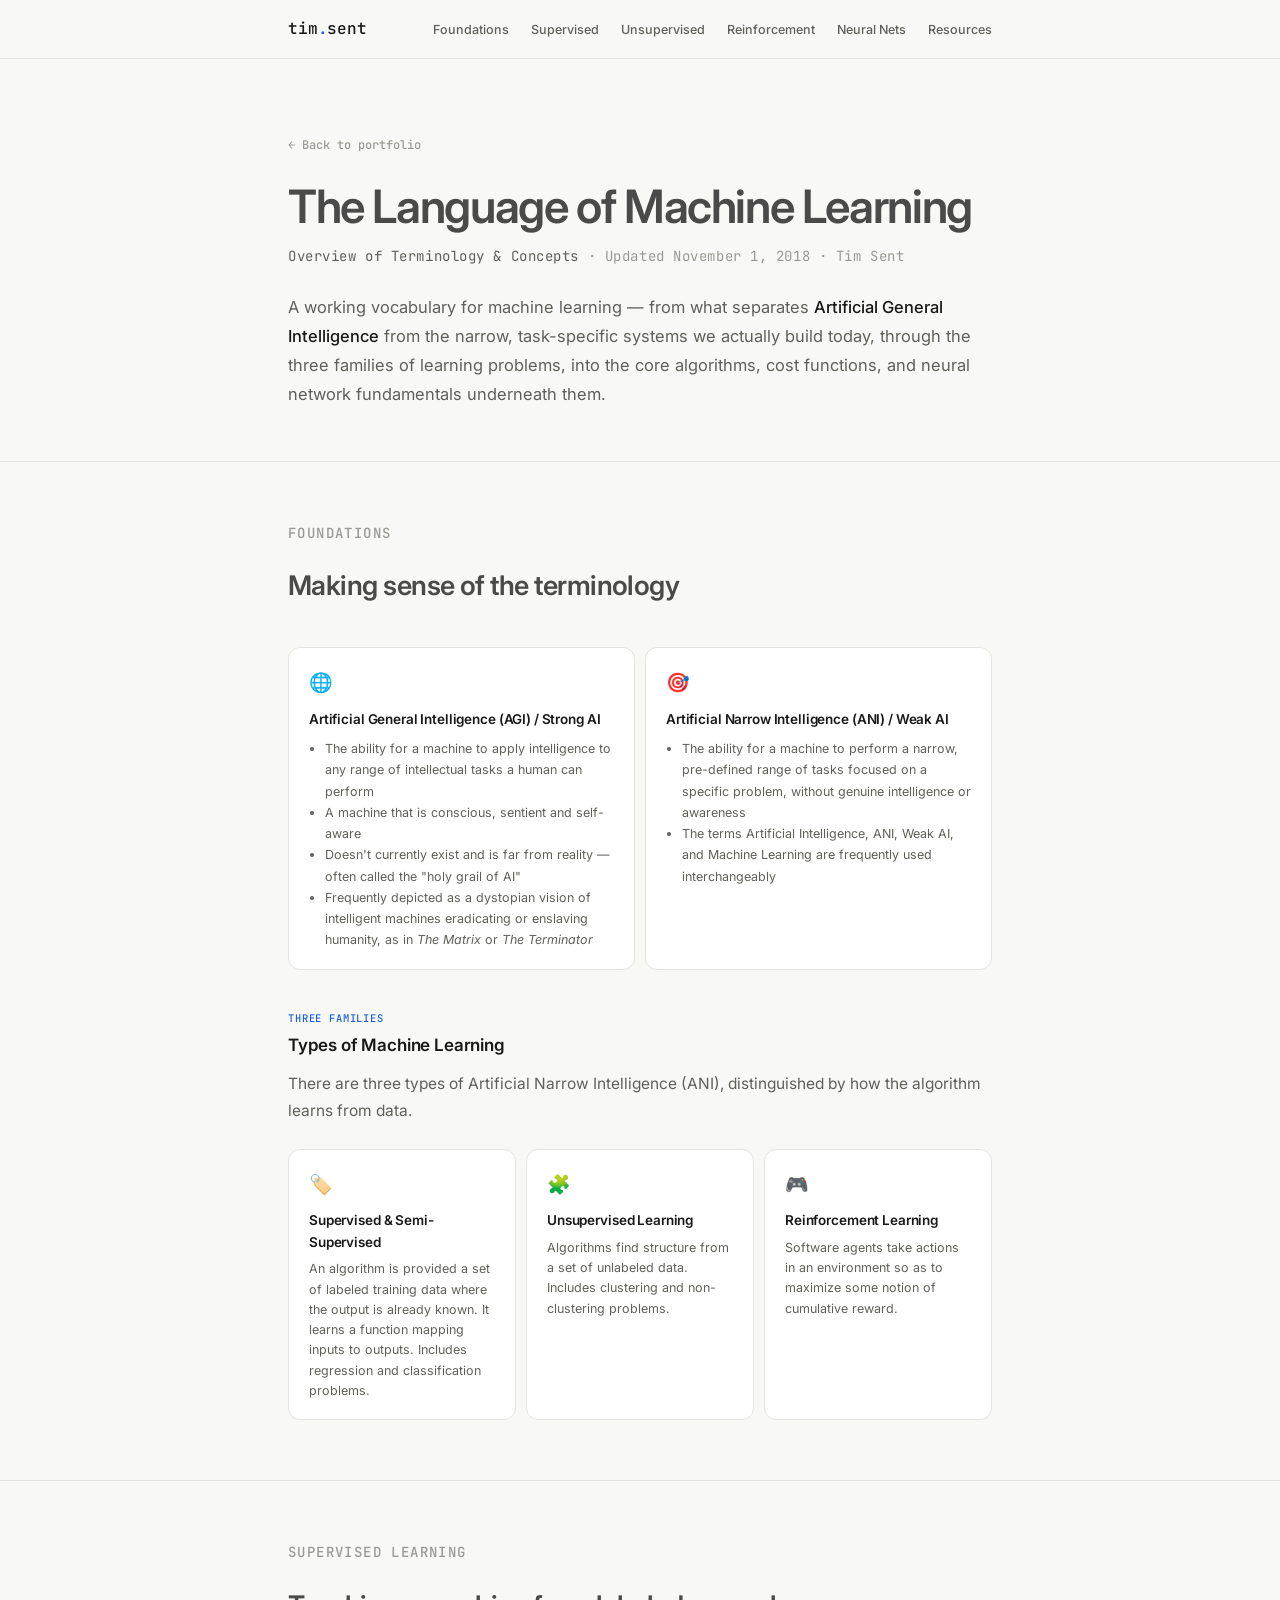
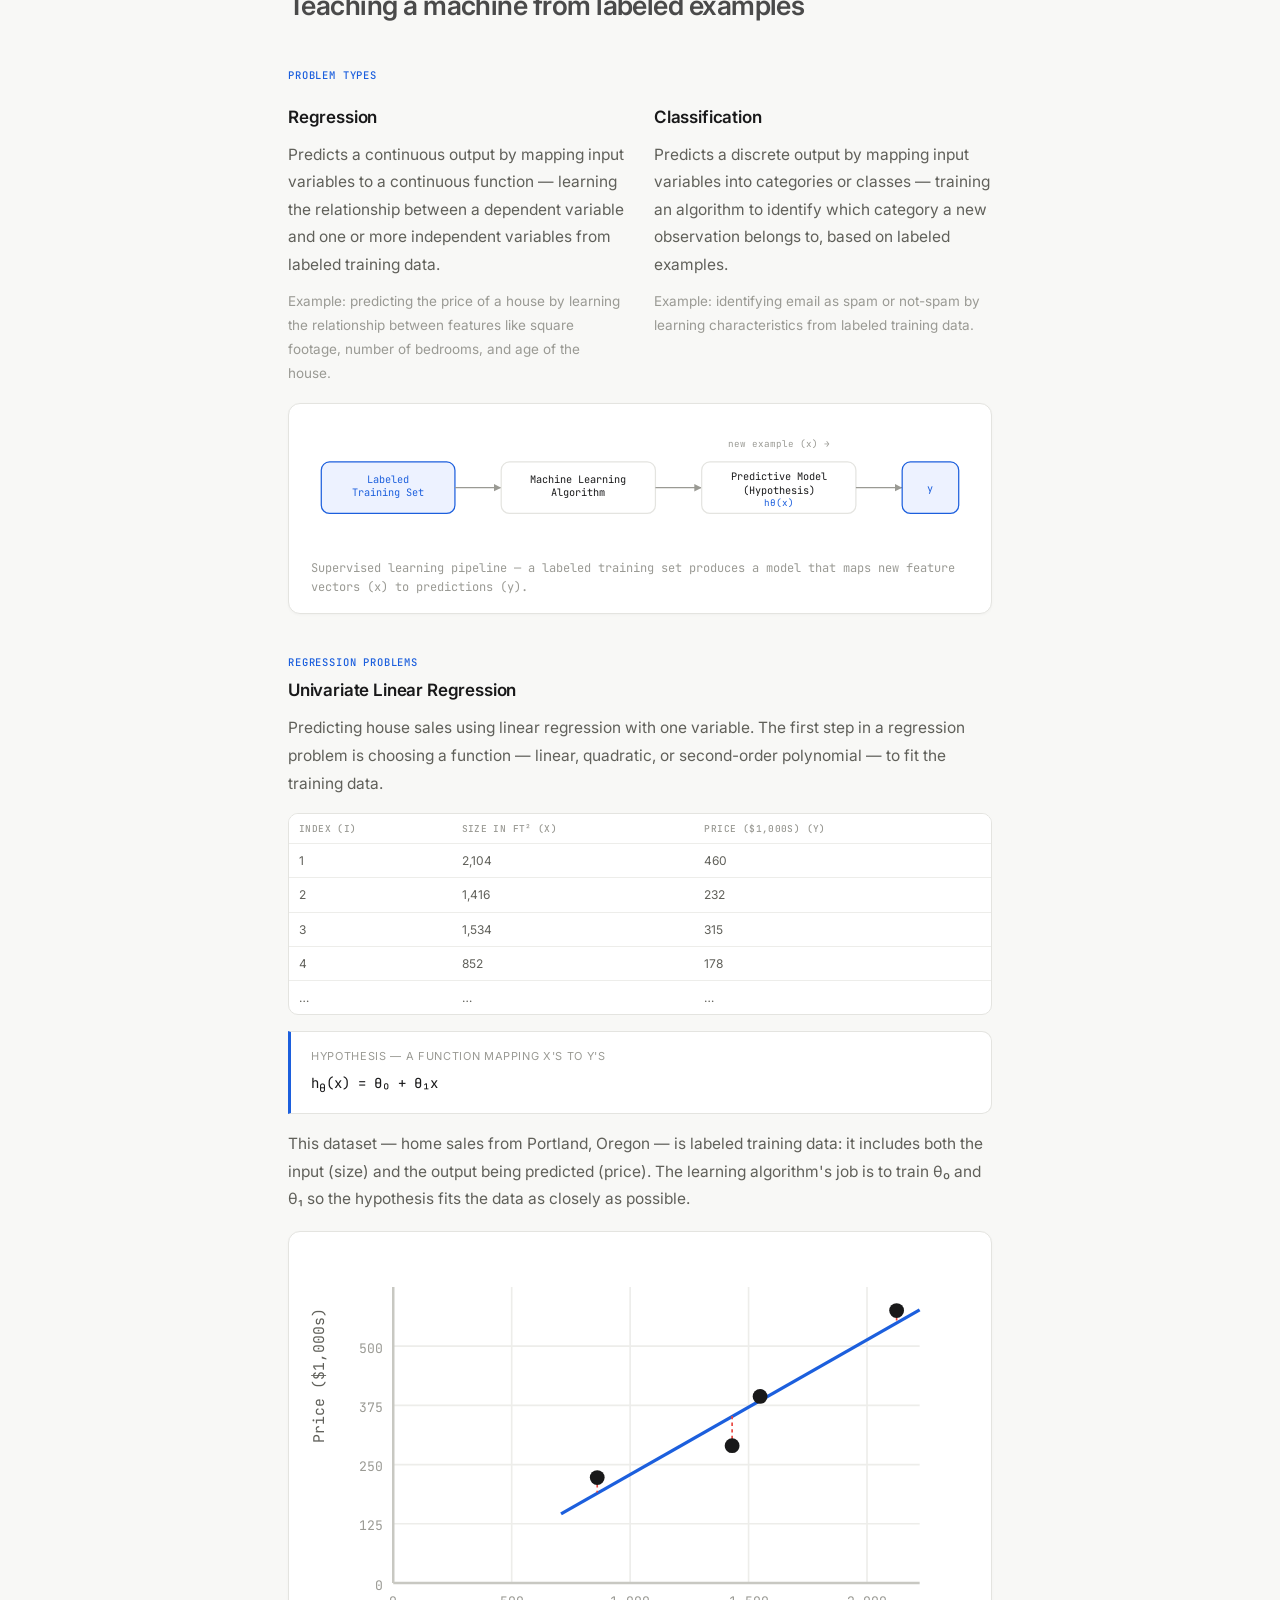
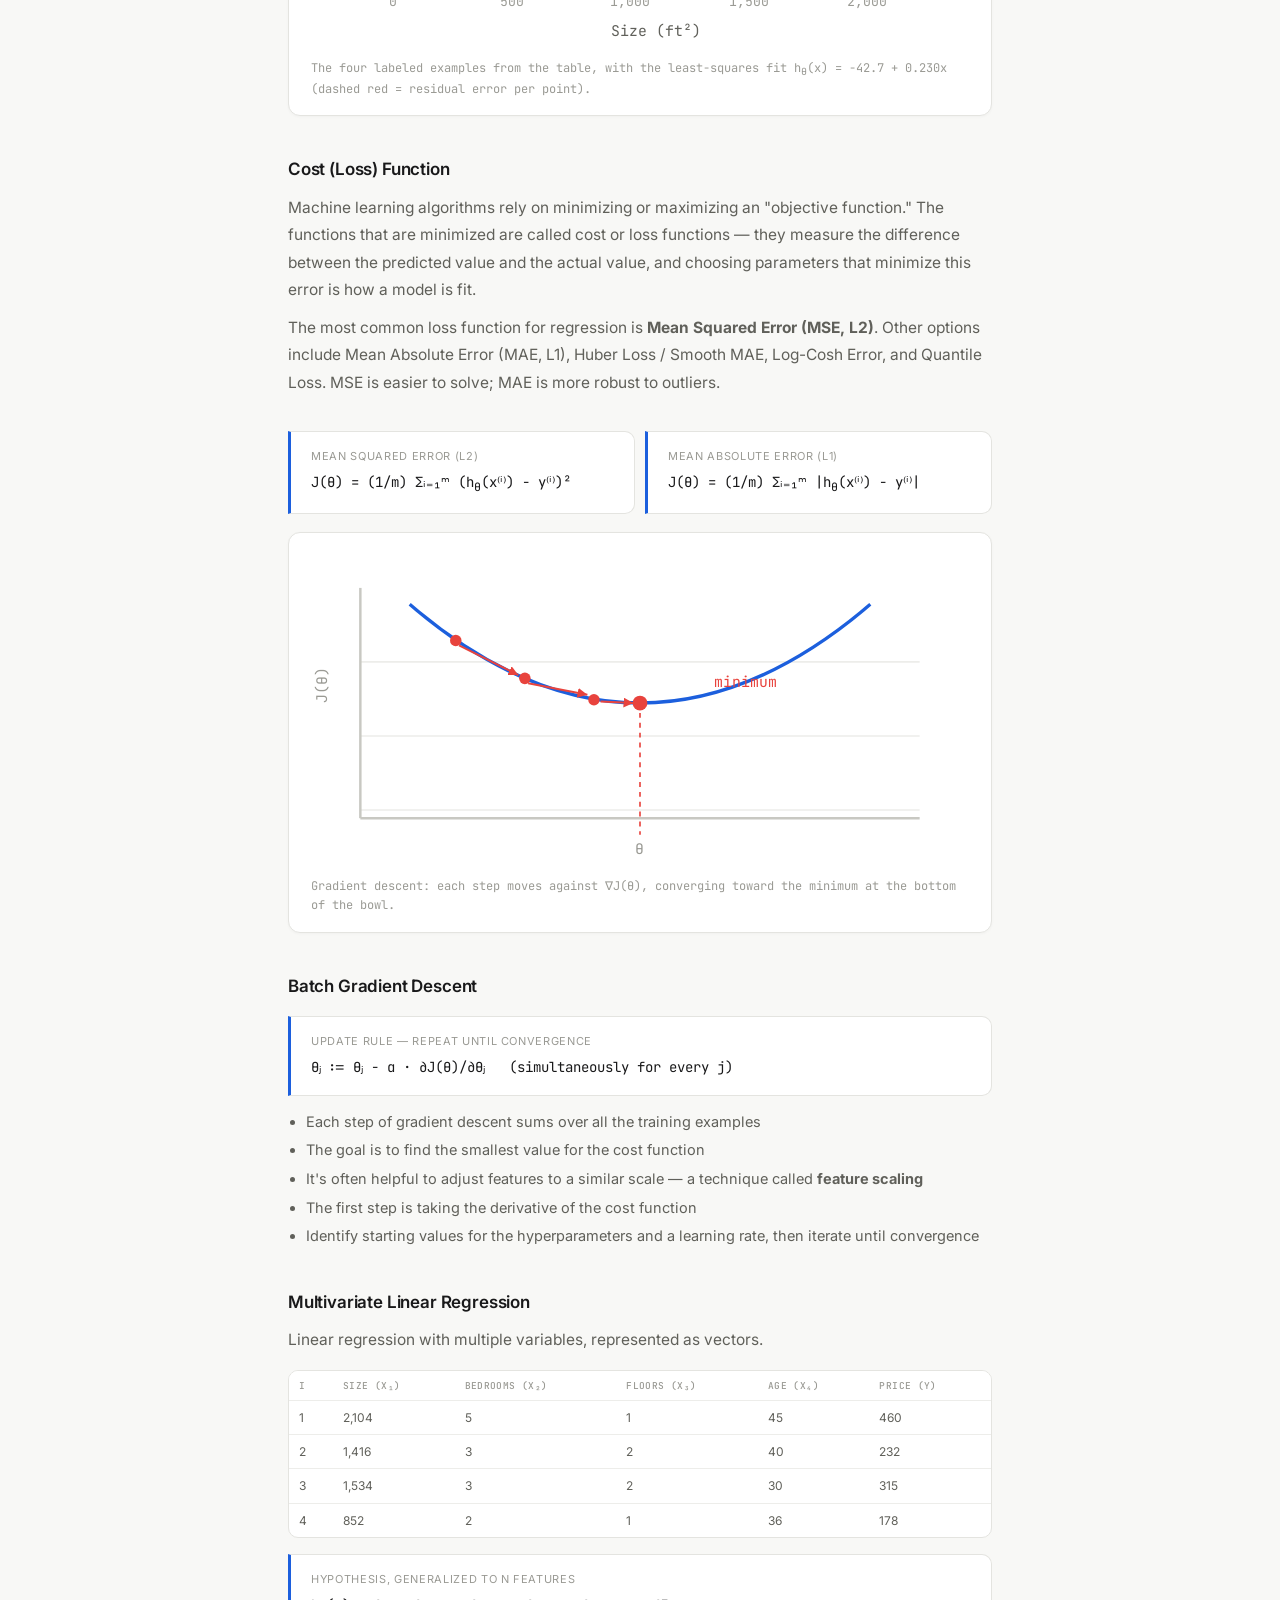
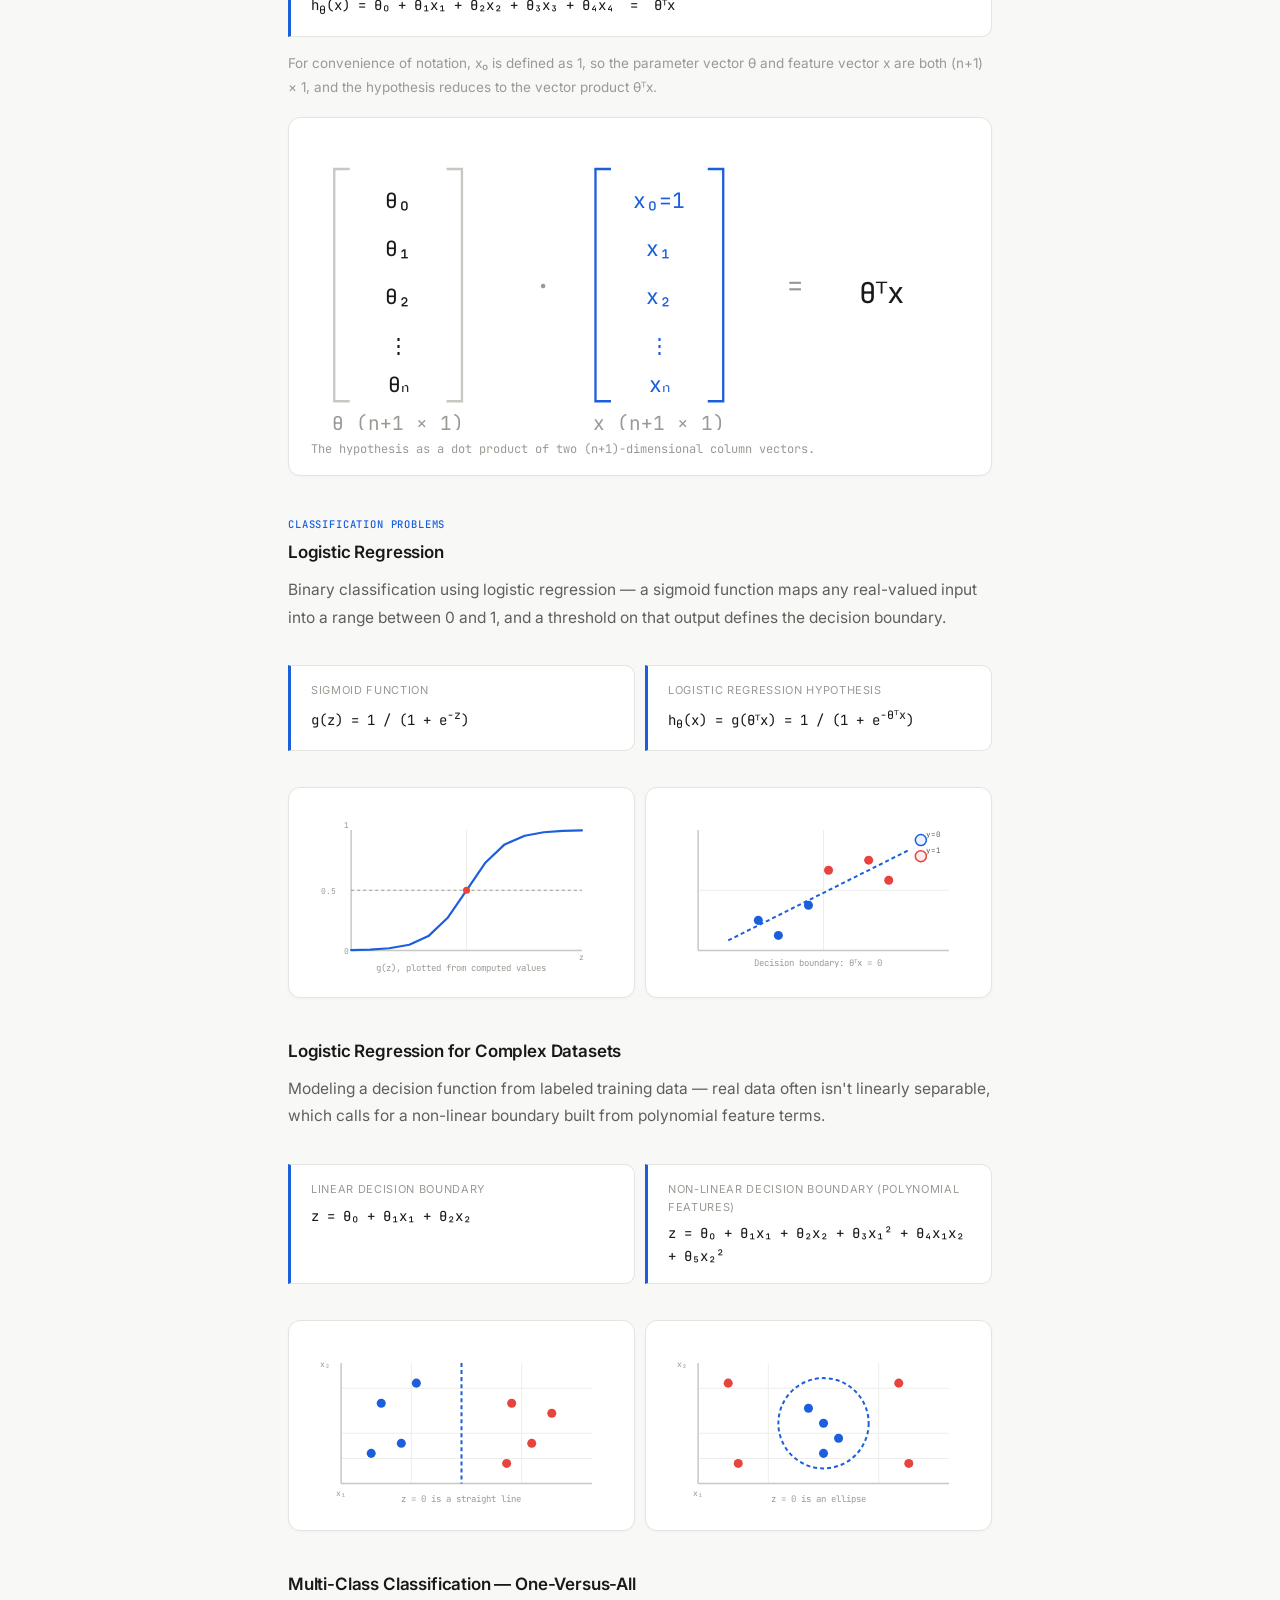
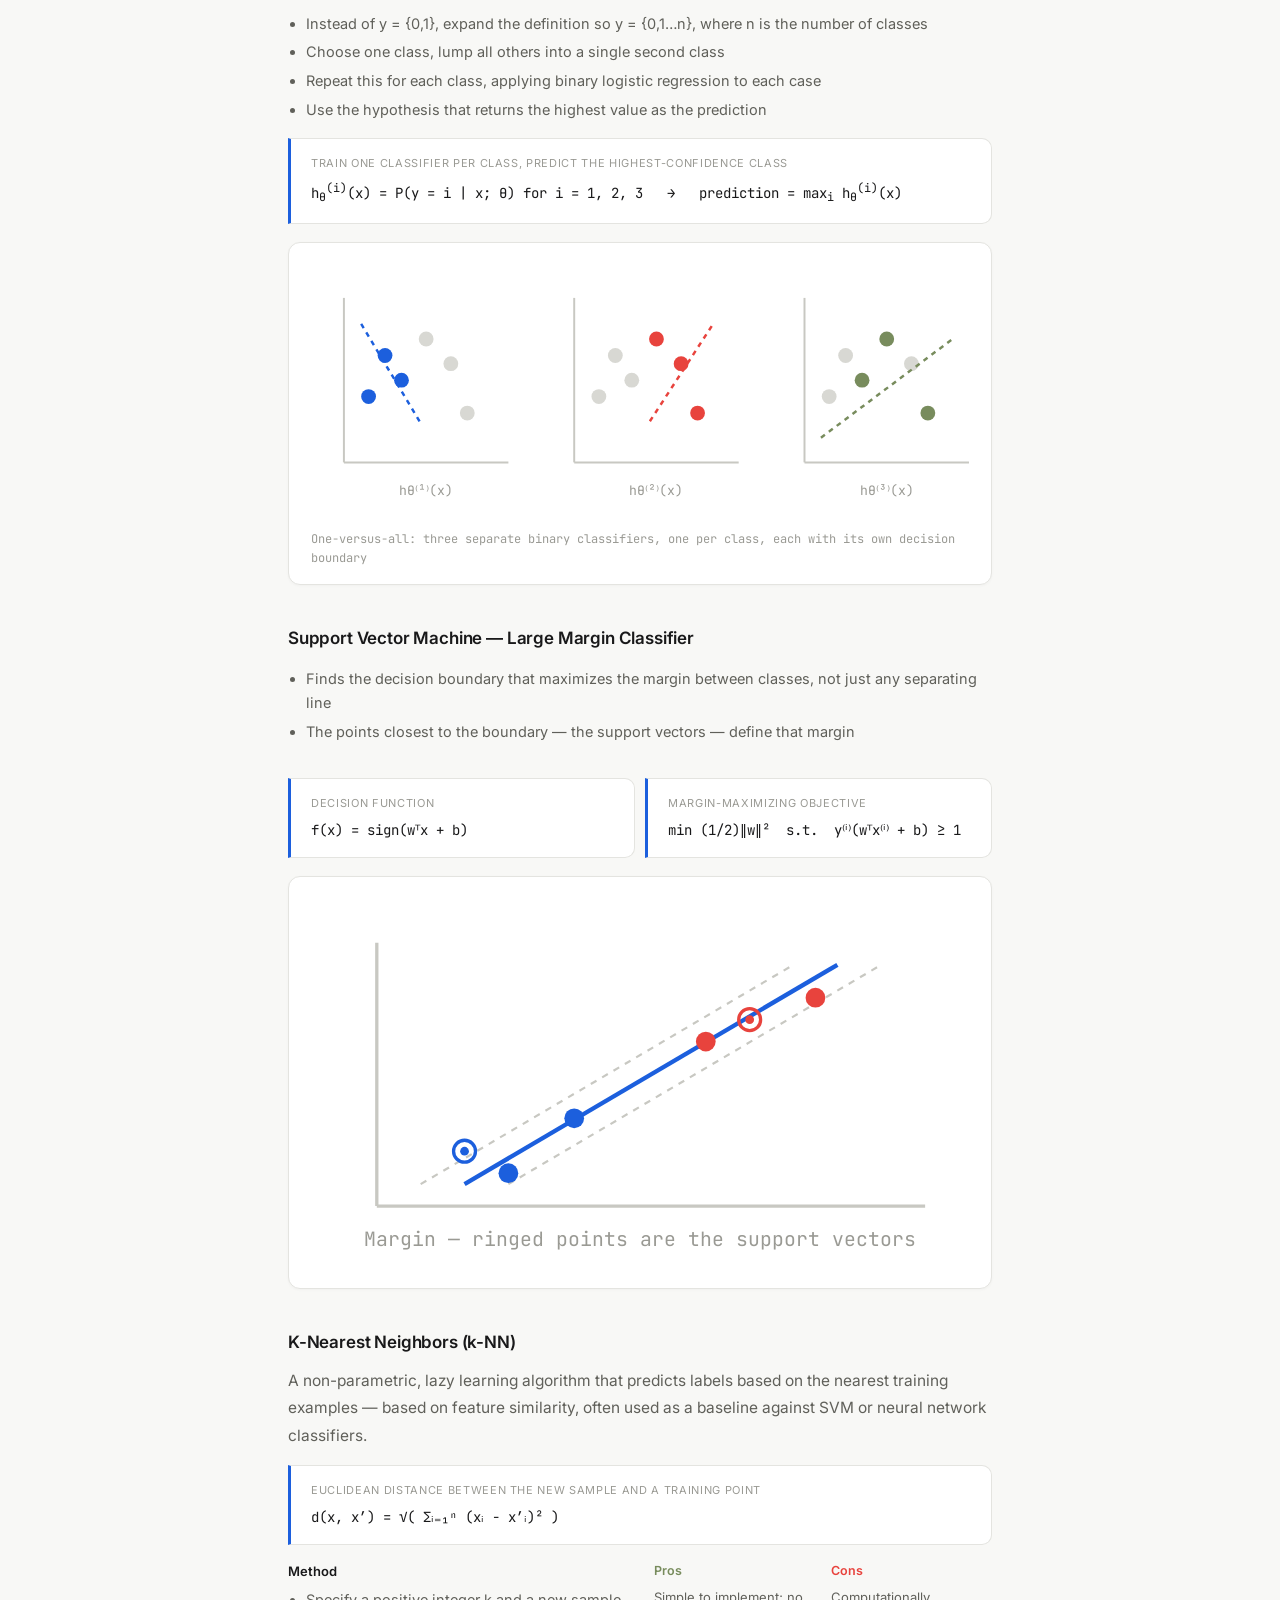
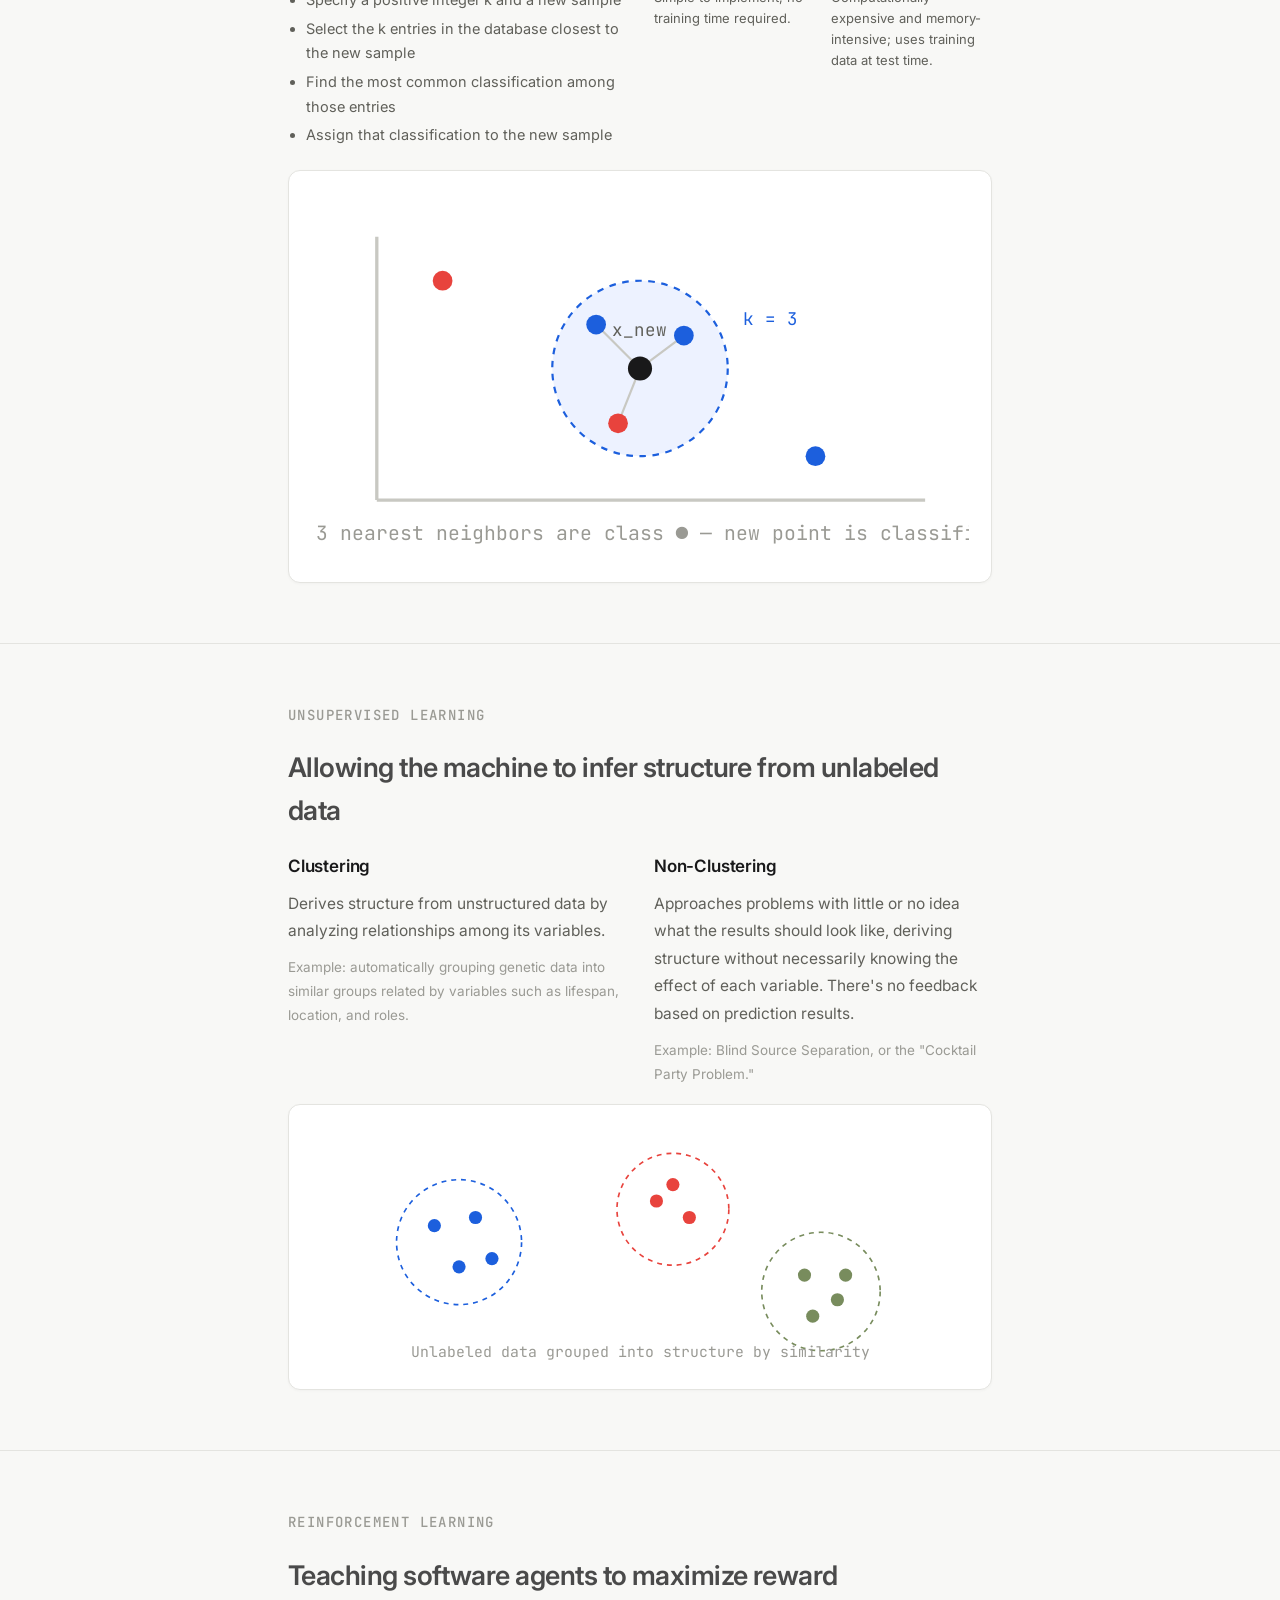
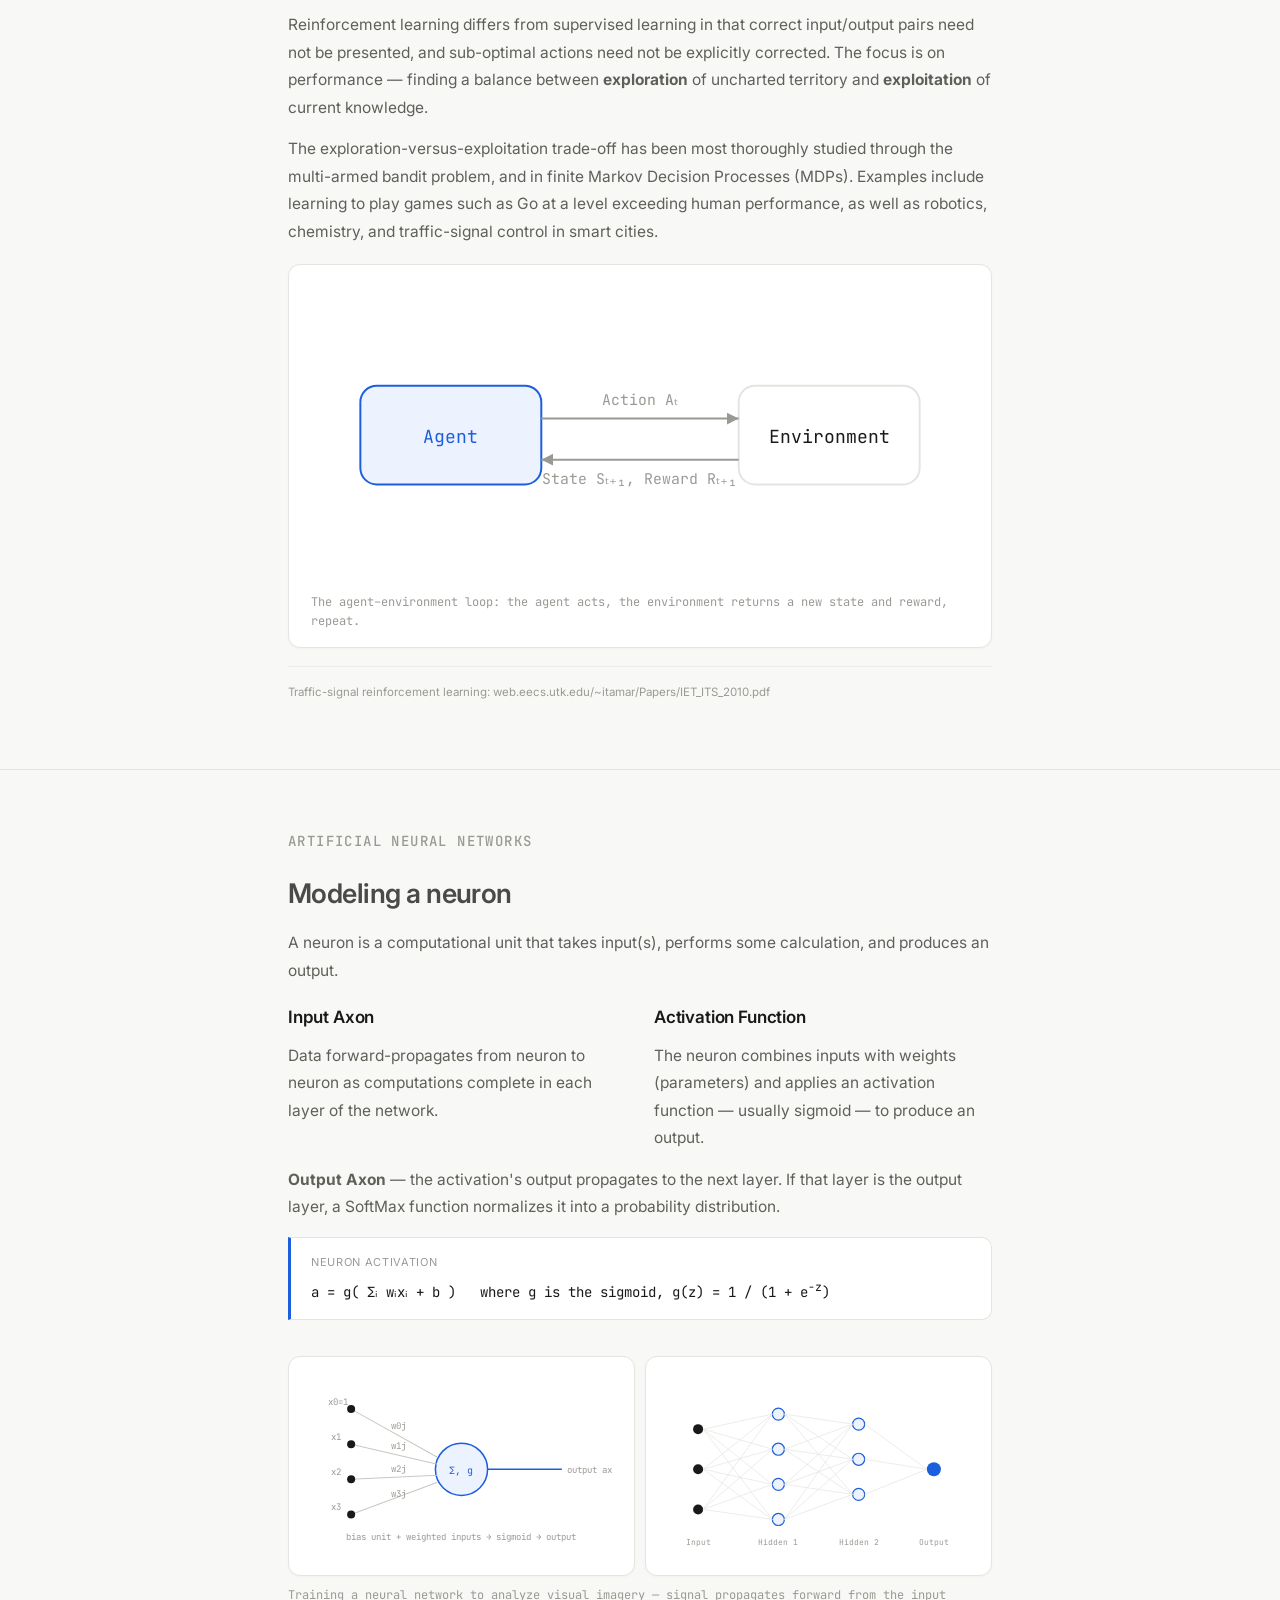
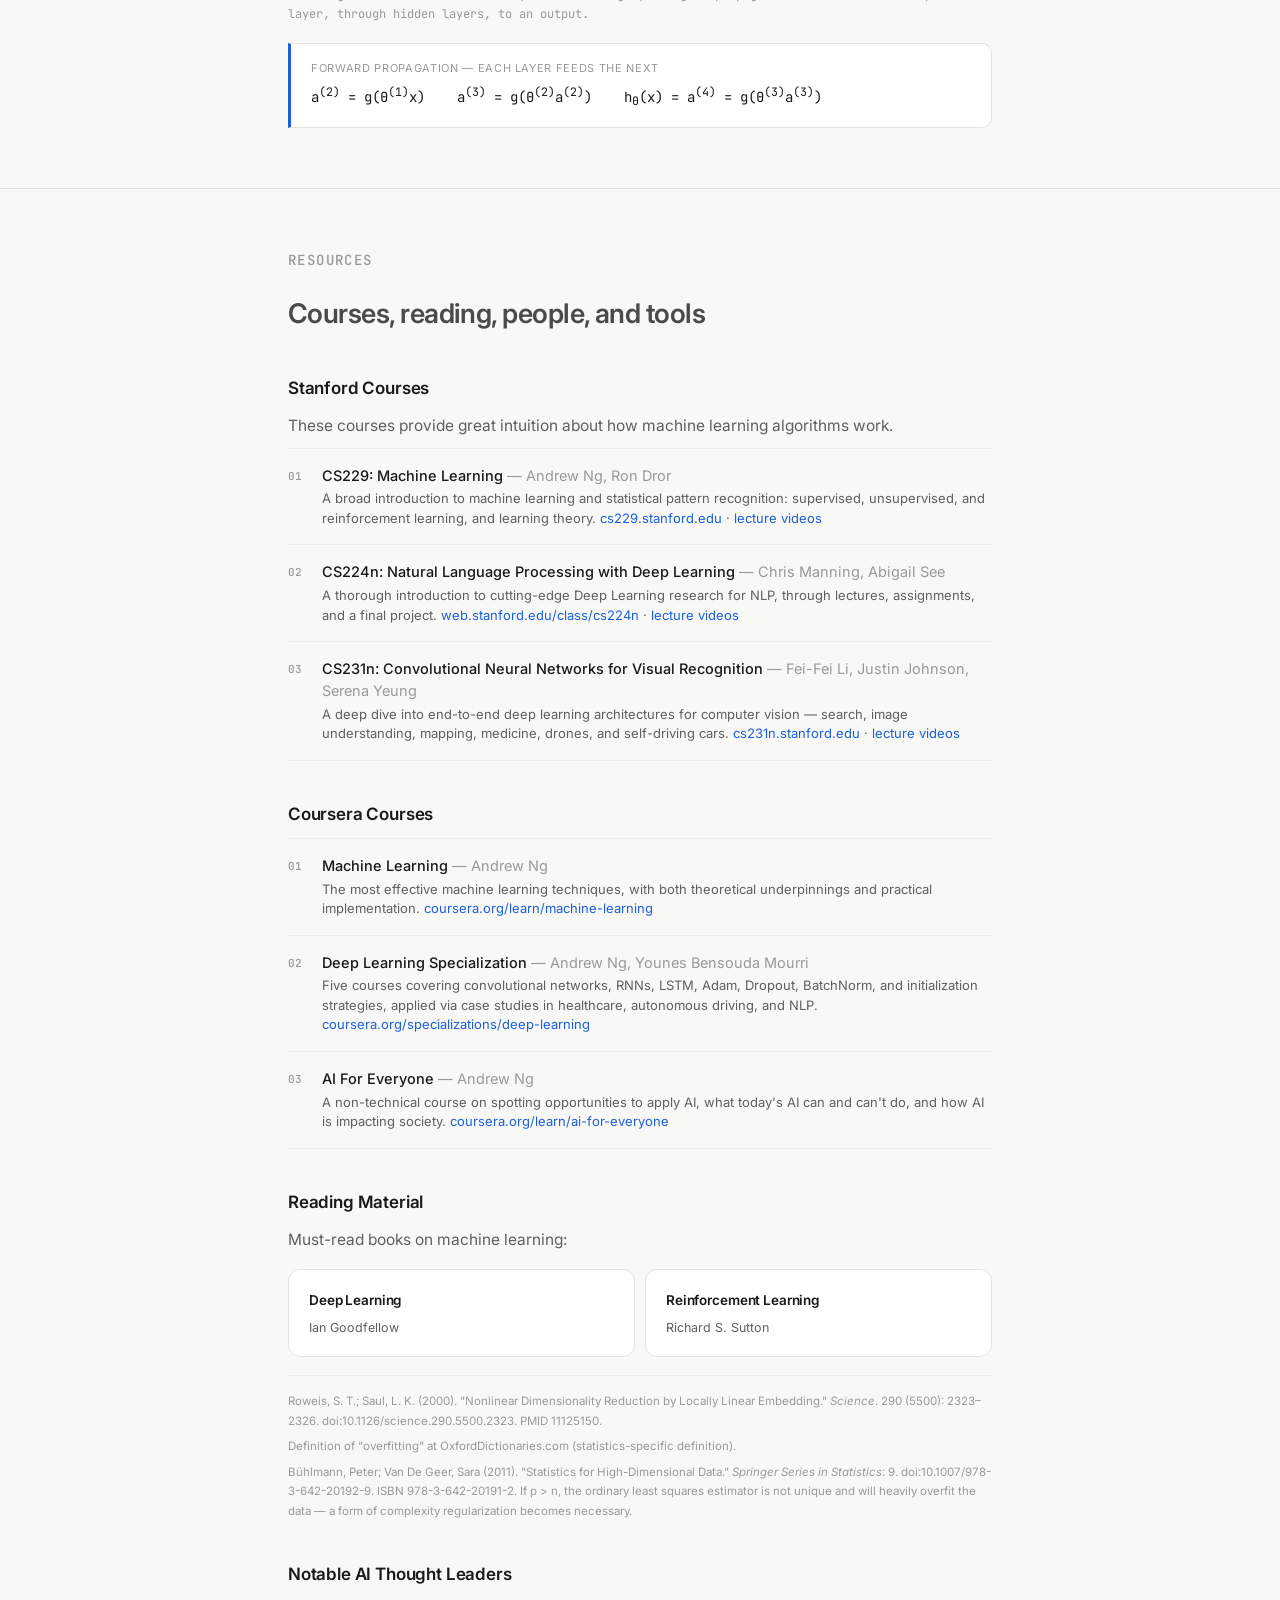
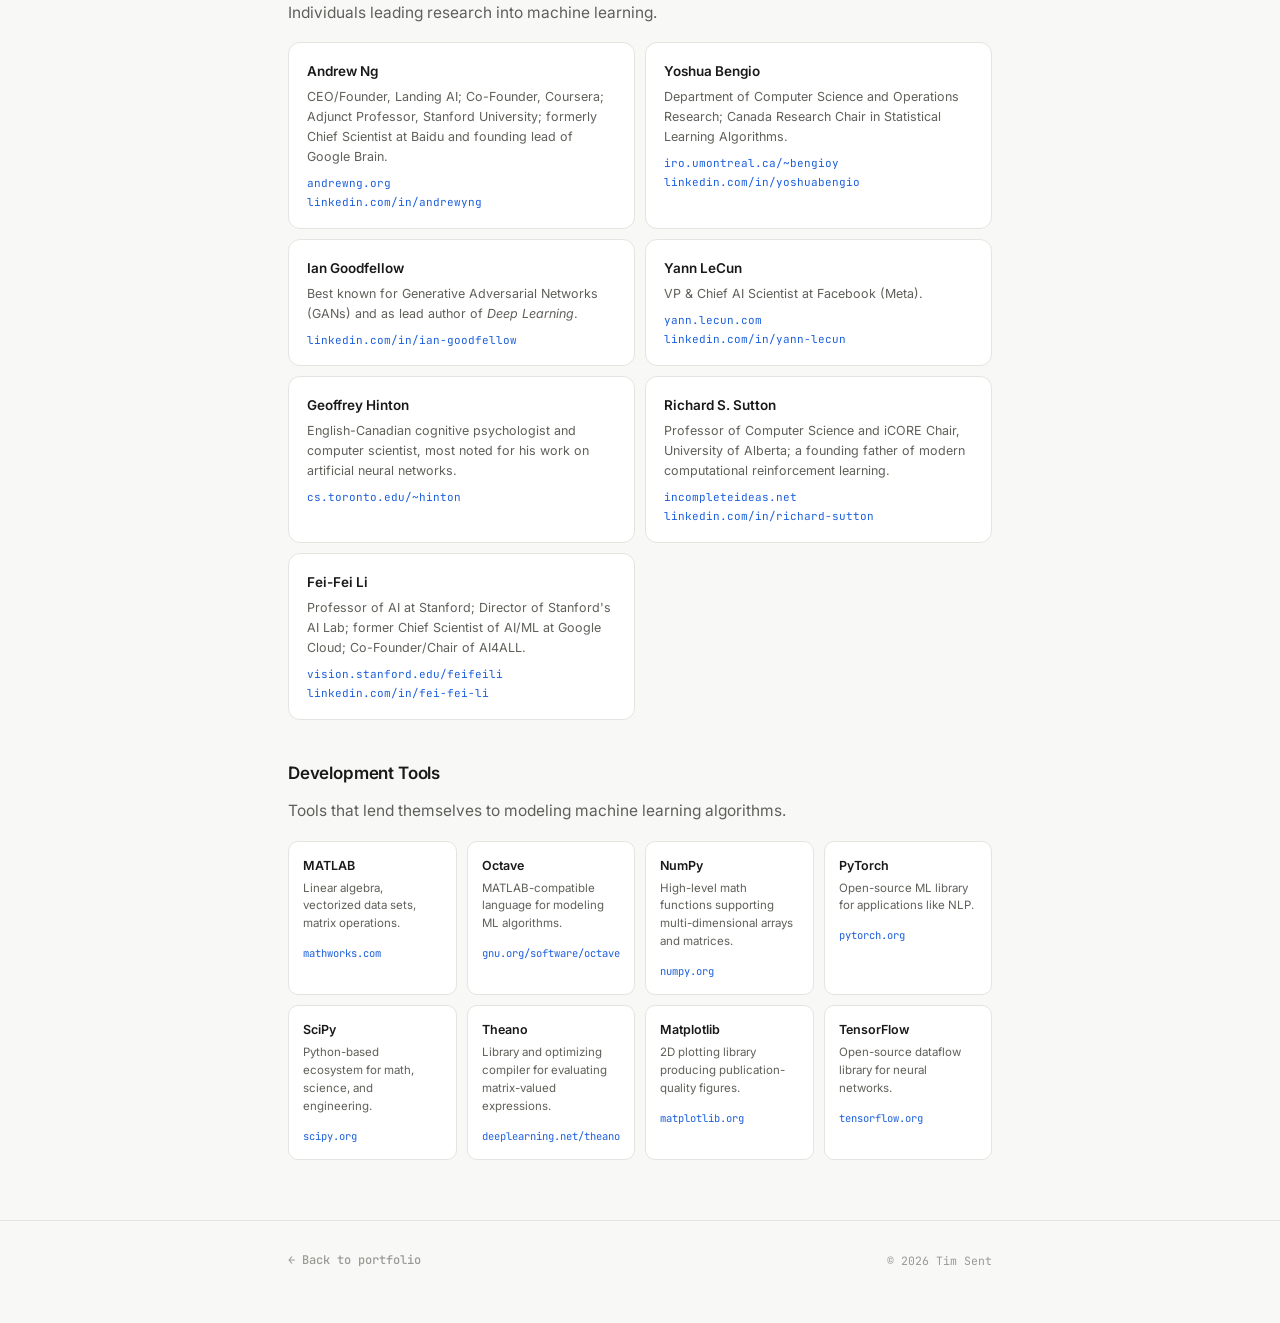
<file: language-of-machine-learning.html>
<!DOCTYPE html>
<html lang="en">
<head>
  <meta charset="UTF-8" />
  <meta name="viewport" content="width=device-width, initial-scale=1.0" />
  <title>The Language of Machine Learning — Tim Sent</title>
  <link rel="icon" href="favicon.svg" type="image/svg+xml" />
  <link rel="icon" href="favicon.ico" sizes="48x48" />
  <link rel="apple-touch-icon" href="apple-touch-icon.png" />
  <link rel="preconnect" href="https://fonts.googleapis.com" />
  <link rel="preconnect" href="https://fonts.gstatic.com" crossorigin />
  <link href="https://fonts.googleapis.com/css2?family=Inter:ital,wght@0,300;0,400;0,500;0,600;1,400&family=JetBrains+Mono:wght@400;500&display=swap" rel="stylesheet" />
  <link rel="stylesheet" href="css/styles.css" />
</head>
<body>

<!-- ── Nav ──────────────────────────────────── -->
<nav>
  <div class="nav-inner">
    <a href="index.html" class="nav-brand">tim<em>.</em>sent</a>
    <ul class="nav-links">
      <li><a href="#foundations">Foundations</a></li>
      <li><a href="#supervised">Supervised</a></li>
      <li><a href="#unsupervised">Unsupervised</a></li>
      <li><a href="#reinforcement">Reinforcement</a></li>
      <li><a href="#neural-networks">Neural Nets</a></li>
      <li><a href="#resources">Resources</a></li>
    </ul>
  </div>
</nav>

<!-- ── Hero ─────────────────────────────────── -->
<div class="container">
  <div class="hero fade">
    <a href="index.html" class="back-link">← Back to portfolio</a>
    <h1>The Language of Machine Learning</h1>
    <p class="hero-subtitle"><span>Overview of Terminology &amp; Concepts</span> · Updated November 1, 2018 · Tim Sent</p>
    <p class="hero-desc">
      A working vocabulary for machine learning — from what separates <strong>Artificial General Intelligence</strong>
      from the narrow, task-specific systems we actually build today, through the three families of learning problems,
      into the core algorithms, cost functions, and neural network fundamentals underneath them.
    </p>
  </div>
</div>

<div class="hr"></div>

<!-- ── Foundations ─────────────────────────── -->
<section id="foundations">
  <div class="container">
    <p class="sec-eyebrow fade">Foundations</p>
    <h2 class="sec-title fade">Making sense of the terminology</h2>

    <div class="subsection fade">
      <div class="focus-grid">
        <div class="focus-card">
          <span class="focus-icon">🌐</span>
          <h3>Artificial General Intelligence (AGI) / Strong AI</h3>
          <ul>
            <li>The ability for a machine to apply intelligence to any range of intellectual tasks a human can perform</li>
            <li>A machine that is conscious, sentient and self-aware</li>
            <li>Doesn't currently exist and is far from reality — often called the "holy grail of AI"</li>
            <li>Frequently depicted as a dystopian vision of intelligent machines eradicating or enslaving humanity, as in <em>The Matrix</em> or <em>The Terminator</em></li>
          </ul>
        </div>
        <div class="focus-card">
          <span class="focus-icon">🎯</span>
          <h3>Artificial Narrow Intelligence (ANI) / Weak AI</h3>
          <ul>
            <li>The ability for a machine to perform a narrow, pre-defined range of tasks focused on a specific problem, without genuine intelligence or awareness</li>
            <li>The terms Artificial Intelligence, ANI, Weak AI, and Machine Learning are frequently used interchangeably</li>
          </ul>
        </div>
      </div>
    </div>

    <div class="subsection fade">
      <p class="subsection-kicker">Three families</p>
      <h3 class="subsection-title">Types of Machine Learning</h3>
      <p class="sec-body">There are three types of Artificial Narrow Intelligence (ANI), distinguished by how the algorithm learns from data.</p>
      <div class="focus-grid cols-3">
        <div class="focus-card">
          <span class="focus-icon">🏷️</span>
          <h3>Supervised &amp; Semi-Supervised</h3>
          <p>An algorithm is provided a set of labeled training data where the output is already known. It learns a function mapping inputs to outputs. Includes regression and classification problems.</p>
        </div>
        <div class="focus-card">
          <span class="focus-icon">🧩</span>
          <h3>Unsupervised Learning</h3>
          <p>Algorithms find structure from a set of unlabeled data. Includes clustering and non-clustering problems.</p>
        </div>
        <div class="focus-card">
          <span class="focus-icon">🎮</span>
          <h3>Reinforcement Learning</h3>
          <p>Software agents take actions in an environment so as to maximize some notion of cumulative reward.</p>
        </div>
      </div>
    </div>
  </div>
</section>

<div class="hr"></div>

<!-- ── Supervised Learning ─────────────────── -->
<section id="supervised">
  <div class="container">
    <p class="sec-eyebrow fade">Supervised Learning</p>
    <h2 class="sec-title fade">Teaching a machine from labeled examples</h2>

    <div class="subsection fade">
      <p class="subsection-kicker">Problem Types</p>
      <div class="two-col">
        <div>
          <h3 class="subsection-title">Regression</h3>
          <p class="sec-body">Predicts a continuous output by mapping input variables to a continuous function — learning the relationship between a dependent variable and one or more independent variables from labeled training data.</p>
          <p class="sec-body" style="margin-top: 10px; font-size: 13.5px; color: var(--text-muted);">Example: predicting the price of a house by learning the relationship between features like square footage, number of bedrooms, and age of the house.</p>
        </div>
        <div>
          <h3 class="subsection-title">Classification</h3>
          <p class="sec-body">Predicts a discrete output by mapping input variables into categories or classes — training an algorithm to identify which category a new observation belongs to, based on labeled examples.</p>
          <p class="sec-body" style="margin-top: 10px; font-size: 13.5px; color: var(--text-muted);">Example: identifying email as spam or not-spam by learning characteristics from labeled training data.</p>
        </div>
      </div>

      <div class="diagram-card">
        <svg viewBox="0 0 640 120" xmlns="http://www.w3.org/2000/svg">
          <defs>
            <marker id="arrow1" markerWidth="8" markerHeight="8" refX="6" refY="3" orient="auto">
              <path d="M0,0 L6,3 L0,6 Z" fill="#9a9a94" />
            </marker>
          </defs>
          <rect x="10" y="35" width="130" height="50" rx="8" fill="#edf2ff" stroke="#1c5fdd" stroke-width="1.2"/>
          <text x="75" y="55" text-anchor="middle" font-family="JetBrains Mono, monospace" font-size="10" fill="#1c5fdd">Labeled</text>
          <text x="75" y="68" text-anchor="middle" font-family="JetBrains Mono, monospace" font-size="10" fill="#1c5fdd">Training Set</text>

          <line x1="140" y1="60" x2="185" y2="60" stroke="#9a9a94" stroke-width="1.2" marker-end="url(#arrow1)"/>

          <rect x="185" y="35" width="150" height="50" rx="8" fill="#ffffff" stroke="#e4e4e0" stroke-width="1.2"/>
          <text x="260" y="55" text-anchor="middle" font-family="JetBrains Mono, monospace" font-size="10" fill="#19191a">Machine Learning</text>
          <text x="260" y="68" text-anchor="middle" font-family="JetBrains Mono, monospace" font-size="10" fill="#19191a">Algorithm</text>

          <line x1="335" y1="60" x2="380" y2="60" stroke="#9a9a94" stroke-width="1.2" marker-end="url(#arrow1)"/>

          <rect x="380" y="35" width="150" height="50" rx="8" fill="#ffffff" stroke="#e4e4e0" stroke-width="1.2"/>
          <text x="455" y="53" text-anchor="middle" font-family="JetBrains Mono, monospace" font-size="10" fill="#19191a">Predictive Model</text>
          <text x="455" y="66" text-anchor="middle" font-family="JetBrains Mono, monospace" font-size="10" fill="#19191a">(Hypothesis)</text>
          <text x="455" y="78" text-anchor="middle" font-family="JetBrains Mono, monospace" font-size="9" fill="#1c5fdd">h&#952;(x)</text>

          <line x1="530" y1="60" x2="575" y2="60" stroke="#9a9a94" stroke-width="1.2" marker-end="url(#arrow1)"/>

          <rect x="575" y="35" width="55" height="50" rx="8" fill="#edf2ff" stroke="#1c5fdd" stroke-width="1.2"/>
          <text x="602" y="64" text-anchor="middle" font-family="JetBrains Mono, monospace" font-size="10" fill="#1c5fdd">y</text>

          <text x="455" y="20" text-anchor="middle" font-family="JetBrains Mono, monospace" font-size="9" fill="#9a9a94">new example (x) →</text>
        </svg>
        <p class="diagram-caption">Supervised learning pipeline — a labeled training set produces a model that maps new feature vectors (x) to predictions (y).</p>
      </div>
    </div>

    <div class="subsection fade">
      <p class="subsection-kicker">Regression Problems</p>
      <h3 class="subsection-title">Univariate Linear Regression</h3>
      <p class="sec-body">Predicting house sales using linear regression with one variable. The first step in a regression problem is choosing a function — linear, quadratic, or second-order polynomial — to fit the training data.</p>

      <div class="table-wrap" style="margin-top: 16px;">
        <table class="data-table">
          <thead><tr><th>Index (i)</th><th>Size in ft² (x)</th><th>Price ($1,000s) (y)</th></tr></thead>
          <tbody>
            <tr><td>1</td><td>2,104</td><td>460</td></tr>
            <tr><td>2</td><td>1,416</td><td>232</td></tr>
            <tr><td>3</td><td>1,534</td><td>315</td></tr>
            <tr><td>4</td><td>852</td><td>178</td></tr>
            <tr><td>…</td><td>…</td><td>…</td></tr>
          </tbody>
        </table>
      </div>

      <div class="equation-block">
        <span class="eq-label">Hypothesis — a function mapping x's to y's</span>
        h<sub>θ</sub>(x) = θ₀ + θ₁x
      </div>

      <p class="sec-body" style="margin-top: 16px;">
        This dataset — home sales from Portland, Oregon — is labeled training data: it includes both the input (size) and the output being predicted (price). The learning algorithm's job is to train θ₀ and θ₁ so the hypothesis fits the data as closely as possible.
      </p>

      <div class="diagram-card">
        <svg viewBox="0 0 400 240" xmlns="http://www.w3.org/2000/svg">
          <!-- gridlines -->
          <g stroke="#ededea" stroke-width="1">
            <line x1="50" y1="164" x2="370" y2="164"/>
            <line x1="50" y1="128" x2="370" y2="128"/>
            <line x1="50" y1="92" x2="370" y2="92"/>
            <line x1="50" y1="56" x2="370" y2="56"/>
            <line x1="122" y1="20" x2="122" y2="200"/>
            <line x1="194" y1="20" x2="194" y2="200"/>
            <line x1="266" y1="20" x2="266" y2="200"/>
            <line x1="338" y1="20" x2="338" y2="200"/>
          </g>
          <!-- axes -->
          <line x1="50" y1="20" x2="50" y2="200" stroke="#c8c8c2" stroke-width="1.5"/>
          <line x1="50" y1="200" x2="370" y2="200" stroke="#c8c8c2" stroke-width="1.5"/>
          <!-- y ticks -->
          <text x="44" y="204" text-anchor="end" font-family="JetBrains Mono, monospace" font-size="8" fill="#9a9a94">0</text>
          <text x="44" y="168" text-anchor="end" font-family="JetBrains Mono, monospace" font-size="8" fill="#9a9a94">125</text>
          <text x="44" y="132" text-anchor="end" font-family="JetBrains Mono, monospace" font-size="8" fill="#9a9a94">250</text>
          <text x="44" y="96" text-anchor="end" font-family="JetBrains Mono, monospace" font-size="8" fill="#9a9a94">375</text>
          <text x="44" y="60" text-anchor="end" font-family="JetBrains Mono, monospace" font-size="8" fill="#9a9a94">500</text>
          <text x="8" y="115" font-family="JetBrains Mono, monospace" font-size="9" fill="#60605a" transform="rotate(-90 8 115)">Price ($1,000s)</text>
          <!-- x ticks -->
          <text x="50" y="214" text-anchor="middle" font-family="JetBrains Mono, monospace" font-size="8" fill="#9a9a94">0</text>
          <text x="122" y="214" text-anchor="middle" font-family="JetBrains Mono, monospace" font-size="8" fill="#9a9a94">500</text>
          <text x="194" y="214" text-anchor="middle" font-family="JetBrains Mono, monospace" font-size="8" fill="#9a9a94">1,000</text>
          <text x="266" y="214" text-anchor="middle" font-family="JetBrains Mono, monospace" font-size="8" fill="#9a9a94">1,500</text>
          <text x="338" y="214" text-anchor="middle" font-family="JetBrains Mono, monospace" font-size="8" fill="#9a9a94">2,000</text>
          <text x="210" y="232" text-anchor="middle" font-family="JetBrains Mono, monospace" font-size="9" fill="#60605a">Size (ft²)</text>
          <!-- fitted line: y = -42.73 + 0.2296x, least-squares fit to the four table rows -->
          <line x1="152" y1="158" x2="370" y2="34" stroke="#1c5fdd" stroke-width="2"/>
          <!-- residuals (dashed) -->
          <line x1="356" y1="34.4" x2="356" y2="41.5" stroke="#e8433d" stroke-width="1" stroke-dasharray="2,2"/>
          <line x1="256" y1="116.5" x2="256" y2="98.3" stroke="#e8433d" stroke-width="1" stroke-dasharray="2,2"/>
          <line x1="273" y1="86.6" x2="273" y2="88.6" stroke="#e8433d" stroke-width="1" stroke-dasharray="2,2"/>
          <line x1="174" y1="135.9" x2="174" y2="145.0" stroke="#e8433d" stroke-width="1" stroke-dasharray="2,2"/>
          <!-- data points from the table above -->
          <circle cx="356" cy="34.4" r="4.5" fill="#19191a"/>
          <circle cx="256" cy="116.5" r="4.5" fill="#19191a"/>
          <circle cx="273" cy="86.6" r="4.5" fill="#19191a"/>
          <circle cx="174" cy="135.9" r="4.5" fill="#19191a"/>
        </svg>
        <p class="diagram-caption">The four labeled examples from the table, with the least-squares fit h<sub>θ</sub>(x) = −42.7 + 0.230x (dashed red = residual error per point).</p>
      </div>
    </div>

    <div class="subsection fade">
      <h3 class="subsection-title">Cost (Loss) Function</h3>
      <p class="sec-body">
        Machine learning algorithms rely on minimizing or maximizing an "objective function." The functions that are minimized are called cost or loss functions — they measure the difference between the predicted value and the actual value, and choosing parameters that minimize this error is how a model is fit.
      </p>
      <p class="sec-body" style="margin-top: 10px;">
        The most common loss function for regression is <strong>Mean Squared Error (MSE, L2)</strong>. Other options include Mean Absolute Error (MAE, L1), Huber Loss / Smooth MAE, Log-Cosh Error, and Quantile Loss. MSE is easier to solve; MAE is more robust to outliers.
      </p>
      <div class="diagram-row">
        <div class="equation-block">
          <span class="eq-label">Mean Squared Error (L2)</span>
          J(θ) = (1/m) Σᵢ₌₁ᵐ (h<sub>θ</sub>(x⁽ⁱ⁾) − y⁽ⁱ⁾)²
        </div>
        <div class="equation-block">
          <span class="eq-label">Mean Absolute Error (L1)</span>
          J(θ) = (1/m) Σᵢ₌₁ᵐ &#124;h<sub>θ</sub>(x⁽ⁱ⁾) − y⁽ⁱ⁾&#124;
        </div>
      </div>
      <div class="diagram-card">
        <svg viewBox="0 0 400 190" xmlns="http://www.w3.org/2000/svg">
          <defs>
            <marker id="arrowstep" markerWidth="7" markerHeight="7" refX="5" refY="2.5" orient="auto">
              <path d="M0,0 L5,2.5 L0,5 Z" fill="#e8433d" />
            </marker>
          </defs>
          <g stroke="#ededea" stroke-width="1">
            <line x1="30" y1="65" x2="370" y2="65"/>
            <line x1="30" y1="110" x2="370" y2="110"/>
            <line x1="30" y1="155" x2="370" y2="155"/>
          </g>
          <line x1="30" y1="20" x2="30" y2="160" stroke="#c8c8c2" stroke-width="1.5"/>
          <line x1="30" y1="160" x2="370" y2="160" stroke="#c8c8c2" stroke-width="1.5"/>
          <!-- correct bowl: J(θ) is HIGH at the edges, LOW at the center -->
          <path d="M 60 30 Q 200 150 340 30" fill="none" stroke="#1c5fdd" stroke-width="2"/>
          <!-- gradient descent steps walking down the left wall toward the minimum -->
          <circle cx="88" cy="52" r="3.5" fill="#e8433d"/>
          <line x1="90" y1="55" x2="126" y2="73" stroke="#e8433d" stroke-width="1.2" marker-end="url(#arrowstep)"/>
          <circle cx="130" cy="75" r="3.5" fill="#e8433d"/>
          <line x1="132" y1="78" x2="168" y2="85" stroke="#e8433d" stroke-width="1.2" marker-end="url(#arrowstep)"/>
          <circle cx="172" cy="88" r="3.5" fill="#e8433d"/>
          <line x1="176" y1="89" x2="196" y2="90" stroke="#e8433d" stroke-width="1.2" marker-end="url(#arrowstep)"/>
          <circle cx="200" cy="90" r="4.5" fill="#e8433d"/>
          <line x1="200" y1="90" x2="200" y2="170" stroke="#e8433d" stroke-width="1" stroke-dasharray="3,3"/>
          <text x="200" y="182" text-anchor="middle" font-family="JetBrains Mono, monospace" font-size="9" fill="#9a9a94">θ</text>
          <text x="10" y="90" font-family="JetBrains Mono, monospace" font-size="9" fill="#9a9a94" transform="rotate(-90 10 90)">J(θ)</text>
          <text x="245" y="80" font-family="JetBrains Mono, monospace" font-size="9" fill="#e8433d">minimum</text>
        </svg>
        <p class="diagram-caption">Gradient descent: each step moves against ∇J(θ), converging toward the minimum at the bottom of the bowl.</p>
      </div>
    </div>

    <div class="subsection fade">
      <h3 class="subsection-title">Batch Gradient Descent</h3>
      <div class="equation-block">
        <span class="eq-label">Update rule — repeat until convergence</span>
        θⱼ := θⱼ − α · ∂J(θ)/∂θⱼ &nbsp;&nbsp;(simultaneously for every j)
      </div>
      <div class="bullet-group">
        <ul>
          <li>Each step of gradient descent sums over all the training examples</li>
          <li>The goal is to find the smallest value for the cost function</li>
          <li>It's often helpful to adjust features to a similar scale — a technique called <strong>feature scaling</strong></li>
          <li>The first step is taking the derivative of the cost function</li>
          <li>Identify starting values for the hyperparameters and a learning rate, then iterate until convergence</li>
        </ul>
      </div>
    </div>

    <div class="subsection fade">
      <h3 class="subsection-title">Multivariate Linear Regression</h3>
      <p class="sec-body">Linear regression with multiple variables, represented as vectors.</p>
      <div class="table-wrap" style="margin-top: 16px;">
        <table class="data-table">
          <thead><tr><th>i</th><th>Size (x₁)</th><th>Bedrooms (x₂)</th><th>Floors (x₃)</th><th>Age (x₄)</th><th>Price (y)</th></tr></thead>
          <tbody>
            <tr><td>1</td><td>2,104</td><td>5</td><td>1</td><td>45</td><td>460</td></tr>
            <tr><td>2</td><td>1,416</td><td>3</td><td>2</td><td>40</td><td>232</td></tr>
            <tr><td>3</td><td>1,534</td><td>3</td><td>2</td><td>30</td><td>315</td></tr>
            <tr><td>4</td><td>852</td><td>2</td><td>1</td><td>36</td><td>178</td></tr>
          </tbody>
        </table>
      </div>
      <div class="equation-block">
        <span class="eq-label">Hypothesis, generalized to n features</span>
        h<sub>θ</sub>(x) = θ₀ + θ₁x₁ + θ₂x₂ + θ₃x₃ + θ₄x₄ &nbsp;=&nbsp; θᵀx
      </div>
      <p class="sec-body" style="margin-top: 14px; font-size: 13.5px; color: var(--text-muted);">
        For convenience of notation, x₀ is defined as 1, so the parameter vector θ and feature vector x are both (n+1) × 1, and the hypothesis reduces to the vector product θᵀx.
      </p>
      <div class="diagram-card">
        <svg viewBox="0 0 340 150" xmlns="http://www.w3.org/2000/svg">
          <g font-family="JetBrains Mono, monospace" font-size="11" fill="#19191a">
            <!-- theta vector -->
            <path d="M 20 15 L 12 15 L 12 135 L 20 135" fill="none" stroke="#c8c8c2" stroke-width="1.2"/>
            <path d="M 70 15 L 78 15 L 78 135 L 70 135" fill="none" stroke="#c8c8c2" stroke-width="1.2"/>
            <text x="45" y="35" text-anchor="middle">θ₀</text>
            <text x="45" y="60" text-anchor="middle">θ₁</text>
            <text x="45" y="85" text-anchor="middle">θ₂</text>
            <text x="45" y="110" text-anchor="middle">⋮</text>
            <text x="45" y="130" text-anchor="middle">θₙ</text>
            <text x="45" y="150" text-anchor="middle" font-size="10" fill="#9a9a94">θ (n+1 × 1)</text>

            <text x="120" y="80" text-anchor="middle" fill="#9a9a94" font-size="14">·</text>

            <!-- x vector -->
            <path d="M 155 15 L 147 15 L 147 135 L 155 135" fill="none" stroke="#1c5fdd" stroke-width="1.2"/>
            <path d="M 205 15 L 213 15 L 213 135 L 205 135" fill="none" stroke="#1c5fdd" stroke-width="1.2"/>
            <text x="180" y="35" text-anchor="middle" fill="#1c5fdd">x₀=1</text>
            <text x="180" y="60" text-anchor="middle" fill="#1c5fdd">x₁</text>
            <text x="180" y="85" text-anchor="middle" fill="#1c5fdd">x₂</text>
            <text x="180" y="110" text-anchor="middle" fill="#1c5fdd">⋮</text>
            <text x="180" y="130" text-anchor="middle" fill="#1c5fdd">xₙ</text>
            <text x="180" y="150" text-anchor="middle" font-size="10" fill="#9a9a94">x (n+1 × 1)</text>

            <text x="250" y="80" text-anchor="middle" fill="#9a9a94" font-size="14">=</text>
            <text x="295" y="84" text-anchor="middle" font-size="15" fill="#19191a">θᵀx</text>
          </g>
        </svg>
        <p class="diagram-caption">The hypothesis as a dot product of two (n+1)-dimensional column vectors.</p>
      </div>
    </div>

    <div class="subsection fade">
      <p class="subsection-kicker">Classification Problems</p>
      <h3 class="subsection-title">Logistic Regression</h3>
      <p class="sec-body">Binary classification using logistic regression — a sigmoid function maps any real-valued input into a range between 0 and 1, and a threshold on that output defines the decision boundary.</p>
      <div class="diagram-row">
        <div class="equation-block">
          <span class="eq-label">Sigmoid function</span>
          g(z) = 1 / (1 + e<sup>−z</sup>)
        </div>
        <div class="equation-block">
          <span class="eq-label">Logistic regression hypothesis</span>
          h<sub>θ</sub>(x) = g(θᵀx) = 1 / (1 + e<sup>−θᵀx</sup>)
        </div>
      </div>
      <div class="diagram-row">
        <div class="diagram-card">
          <svg viewBox="0 0 300 170" xmlns="http://www.w3.org/2000/svg">
            <g stroke="#ededea" stroke-width="1">
              <line x1="40" y1="80" x2="270" y2="80"/>
              <line x1="155" y1="20" x2="155" y2="140"/>
            </g>
            <line x1="40" y1="20" x2="40" y2="140" stroke="#c8c8c2" stroke-width="1.5"/>
            <line x1="40" y1="140" x2="270" y2="140" stroke="#c8c8c2" stroke-width="1.5"/>
            <line x1="40" y1="80" x2="270" y2="80" stroke="#9a9a94" stroke-width="1" stroke-dasharray="3,3"/>
            <polyline points="40,139.7 59,139.2 78,137.8 98,134.3 117,125.7 136,107.7 155,80 174,52.3 193,34.3 213,25.7 232,22.2 251,20.8 270,20.3"
                      fill="none" stroke="#1c5fdd" stroke-width="2.2" stroke-linecap="round" stroke-linejoin="round"/>
            <circle cx="155" cy="80" r="3.5" fill="#e8433d"/>
            <text x="35" y="18" text-anchor="middle" font-family="JetBrains Mono, monospace" font-size="8" fill="#9a9a94">1</text>
            <text x="35" y="144" text-anchor="middle" font-family="JetBrains Mono, monospace" font-size="8" fill="#9a9a94">0</text>
            <text x="270" y="150" text-anchor="middle" font-family="JetBrains Mono, monospace" font-size="8" fill="#9a9a94">z</text>
            <text x="10" y="84" font-family="JetBrains Mono, monospace" font-size="8" fill="#9a9a94">0.5</text>
            <text x="150" y="160" text-anchor="middle" font-family="JetBrains Mono, monospace" font-size="9" fill="#9a9a94">g(z), plotted from computed values</text>
          </svg>
        </div>
        <div class="diagram-card">
          <svg viewBox="0 0 300 170" xmlns="http://www.w3.org/2000/svg">
            <g stroke="#ededea" stroke-width="1">
              <line x1="30" y1="80" x2="280" y2="80"/>
              <line x1="155" y1="20" x2="155" y2="140"/>
            </g>
            <line x1="30" y1="20" x2="30" y2="140" stroke="#c8c8c2" stroke-width="1.5"/>
            <line x1="30" y1="140" x2="280" y2="140" stroke="#c8c8c2" stroke-width="1.5"/>
            <line x1="60" y1="130" x2="240" y2="40" stroke="#1c5fdd" stroke-width="2" stroke-dasharray="4,3"/>
            <circle cx="90" cy="110" r="4.5" fill="#1c5fdd"/>
            <circle cx="110" cy="125" r="4.5" fill="#1c5fdd"/>
            <circle cx="140" cy="95" r="4.5" fill="#1c5fdd"/>
            <circle cx="160" cy="60" r="4.5" fill="#e8433d"/>
            <circle cx="200" cy="50" r="4.5" fill="#e8433d"/>
            <circle cx="220" cy="70" r="4.5" fill="#e8433d"/>
            <circle cx="252" cy="30" r="5.5" fill="#edf2ff" stroke="#1c5fdd" stroke-width="1.5"/>
            <text x="257" y="27" font-family="JetBrains Mono, monospace" font-size="7.5" fill="#60605a">y=0</text>
            <circle cx="252" cy="46" r="5.5" fill="#fdecea" stroke="#e8433d" stroke-width="1.5"/>
            <text x="257" y="43" font-family="JetBrains Mono, monospace" font-size="7.5" fill="#60605a">y=1</text>
            <text x="150" y="155" text-anchor="middle" font-family="JetBrains Mono, monospace" font-size="9" fill="#9a9a94">Decision boundary: θᵀx = 0</text>
          </svg>
        </div>
      </div>
    </div>

    <div class="subsection fade">
      <h3 class="subsection-title">Logistic Regression for Complex Datasets</h3>
      <p class="sec-body">Modeling a decision function from labeled training data — real data often isn't linearly separable, which calls for a non-linear boundary built from polynomial feature terms.</p>
      <div class="diagram-row">
        <div class="equation-block">
          <span class="eq-label">Linear decision boundary</span>
          z = θ₀ + θ₁x₁ + θ₂x₂
        </div>
        <div class="equation-block">
          <span class="eq-label">Non-linear decision boundary (polynomial features)</span>
          z = θ₀ + θ₁x₁ + θ₂x₂ + θ₃x₁² + θ₄x₁x₂ + θ₅x₂²
        </div>
      </div>
      <div class="diagram-row">
        <div class="diagram-card">
          <svg viewBox="0 0 300 170" xmlns="http://www.w3.org/2000/svg">
            <g stroke="#ededea" stroke-width="1">
              <line x1="30" y1="45" x2="280" y2="45"/><line x1="30" y1="90" x2="280" y2="90"/><line x1="30" y1="115" x2="280" y2="115"/>
              <line x1="100" y1="20" x2="100" y2="140"/><line x1="210" y1="20" x2="210" y2="140"/>
            </g>
            <line x1="30" y1="20" x2="30" y2="140" stroke="#c8c8c2" stroke-width="1.5"/>
            <line x1="30" y1="140" x2="280" y2="140" stroke="#c8c8c2" stroke-width="1.5"/>
            <text x="30" y="152" text-anchor="middle" font-family="JetBrains Mono, monospace" font-size="8" fill="#9a9a94">x₁</text>
            <text x="14" y="24" text-anchor="middle" font-family="JetBrains Mono, monospace" font-size="8" fill="#9a9a94">x₂</text>
            <line x1="150" y1="20" x2="150" y2="140" stroke="#1c5fdd" stroke-width="2" stroke-dasharray="4,3"/>
            <circle cx="70" cy="60" r="4.5" fill="#1c5fdd"/>
            <circle cx="90" cy="100" r="4.5" fill="#1c5fdd"/>
            <circle cx="60" cy="110" r="4.5" fill="#1c5fdd"/>
            <circle cx="105" cy="40" r="4.5" fill="#1c5fdd"/>
            <circle cx="200" cy="60" r="4.5" fill="#e8433d"/>
            <circle cx="220" cy="100" r="4.5" fill="#e8433d"/>
            <circle cx="240" cy="70" r="4.5" fill="#e8433d"/>
            <circle cx="195" cy="120" r="4.5" fill="#e8433d"/>
            <text x="150" y="158" text-anchor="middle" font-family="JetBrains Mono, monospace" font-size="9" fill="#9a9a94">z = 0 is a straight line</text>
          </svg>
        </div>
        <div class="diagram-card">
          <svg viewBox="0 0 300 170" xmlns="http://www.w3.org/2000/svg">
            <g stroke="#ededea" stroke-width="1">
              <line x1="30" y1="45" x2="280" y2="45"/><line x1="30" y1="90" x2="280" y2="90"/><line x1="30" y1="115" x2="280" y2="115"/>
              <line x1="100" y1="20" x2="100" y2="140"/><line x1="210" y1="20" x2="210" y2="140"/>
            </g>
            <line x1="30" y1="20" x2="30" y2="140" stroke="#c8c8c2" stroke-width="1.5"/>
            <line x1="30" y1="140" x2="280" y2="140" stroke="#c8c8c2" stroke-width="1.5"/>
            <text x="30" y="152" text-anchor="middle" font-family="JetBrains Mono, monospace" font-size="8" fill="#9a9a94">x₁</text>
            <text x="14" y="24" text-anchor="middle" font-family="JetBrains Mono, monospace" font-size="8" fill="#9a9a94">x₂</text>
            <circle cx="155" cy="80" r="45" fill="none" stroke="#1c5fdd" stroke-width="2" stroke-dasharray="4,3"/>
            <circle cx="155" cy="80" r="4.5" fill="#1c5fdd"/>
            <circle cx="140" cy="65" r="4.5" fill="#1c5fdd"/>
            <circle cx="170" cy="95" r="4.5" fill="#1c5fdd"/>
            <circle cx="155" cy="110" r="4.5" fill="#1c5fdd"/>
            <circle cx="60" cy="40" r="4.5" fill="#e8433d"/>
            <circle cx="240" cy="120" r="4.5" fill="#e8433d"/>
            <circle cx="230" cy="40" r="4.5" fill="#e8433d"/>
            <circle cx="70" cy="120" r="4.5" fill="#e8433d"/>
            <text x="150" y="158" text-anchor="middle" font-family="JetBrains Mono, monospace" font-size="9" fill="#9a9a94">z = 0 is an ellipse</text>
          </svg>
        </div>
      </div>
    </div>

    <div class="subsection fade">
      <h3 class="subsection-title">Multi-Class Classification — One-Versus-All</h3>
      <div class="bullet-group">
        <ul>
          <li>Instead of y = {0,1}, expand the definition so y = {0,1…n}, where n is the number of classes</li>
          <li>Choose one class, lump all others into a single second class</li>
          <li>Repeat this for each class, applying binary logistic regression to each case</li>
          <li>Use the hypothesis that returns the highest value as the prediction</li>
        </ul>
      </div>
      <div class="equation-block">
        <span class="eq-label">Train one classifier per class, predict the highest-confidence class</span>
        h<sub>θ</sub><sup>(i)</sup>(x) = P(y = i | x; θ) for i = 1, 2, 3 &nbsp;&nbsp;→&nbsp;&nbsp; prediction = max<sub>i</sub> h<sub>θ</sub><sup>(i)</sup>(x)
      </div>
      <div class="diagram-card">
        <svg viewBox="0 0 400 155" xmlns="http://www.w3.org/2000/svg">
          <g>
            <line x1="20" y1="20" x2="20" y2="120" stroke="#c8c8c2" stroke-width="1.2"/>
            <line x1="20" y1="120" x2="120" y2="120" stroke="#c8c8c2" stroke-width="1.2"/>
            <circle cx="45" cy="55" r="4.5" fill="#1c5fdd"/><circle cx="55" cy="70" r="4.5" fill="#1c5fdd"/><circle cx="35" cy="80" r="4.5" fill="#1c5fdd"/>
            <circle cx="85" cy="60" r="4.5" fill="#d8d8d3"/><circle cx="95" cy="90" r="4.5" fill="#d8d8d3"/><circle cx="70" cy="45" r="4.5" fill="#d8d8d3"/>
            <line x1="66" y1="95" x2="30" y2="35" stroke="#1c5fdd" stroke-width="1.5" stroke-dasharray="3,3"/>
            <text x="70" y="140" text-anchor="middle" font-family="JetBrains Mono, monospace" font-size="8" fill="#9a9a94">h&#952;⁽¹⁾(x)</text>
          </g>
          <g transform="translate(140,0)">
            <line x1="20" y1="20" x2="20" y2="120" stroke="#c8c8c2" stroke-width="1.2"/>
            <line x1="20" y1="120" x2="120" y2="120" stroke="#c8c8c2" stroke-width="1.2"/>
            <circle cx="45" cy="55" r="4.5" fill="#d8d8d3"/><circle cx="55" cy="70" r="4.5" fill="#d8d8d3"/><circle cx="35" cy="80" r="4.5" fill="#d8d8d3"/>
            <circle cx="85" cy="60" r="4.5" fill="#e8433d"/><circle cx="95" cy="90" r="4.5" fill="#e8433d"/><circle cx="70" cy="45" r="4.5" fill="#e8433d"/>
            <line x1="66" y1="95" x2="105" y2="35" stroke="#e8433d" stroke-width="1.5" stroke-dasharray="3,3"/>
            <text x="70" y="140" text-anchor="middle" font-family="JetBrains Mono, monospace" font-size="8" fill="#9a9a94">h&#952;⁽²⁾(x)</text>
          </g>
          <g transform="translate(280,0)">
            <line x1="20" y1="20" x2="20" y2="120" stroke="#c8c8c2" stroke-width="1.2"/>
            <line x1="20" y1="120" x2="120" y2="120" stroke="#c8c8c2" stroke-width="1.2"/>
            <circle cx="45" cy="55" r="4.5" fill="#d8d8d3"/><circle cx="55" cy="70" r="4.5" fill="#788c5d"/><circle cx="35" cy="80" r="4.5" fill="#d8d8d3"/>
            <circle cx="85" cy="60" r="4.5" fill="#d8d8d3"/><circle cx="95" cy="90" r="4.5" fill="#788c5d"/><circle cx="70" cy="45" r="4.5" fill="#788c5d"/>
            <line x1="30" y1="105" x2="110" y2="45" stroke="#788c5d" stroke-width="1.5" stroke-dasharray="3,3"/>
            <text x="70" y="140" text-anchor="middle" font-family="JetBrains Mono, monospace" font-size="8" fill="#9a9a94">h&#952;⁽³⁾(x)</text>
          </g>
        </svg>
        <p class="diagram-caption">One-versus-all: three separate binary classifiers, one per class, each with its own decision boundary</p>
      </div>
    </div>

    <div class="subsection fade">
      <h3 class="subsection-title">Support Vector Machine — Large Margin Classifier</h3>
      <div class="bullet-group">
        <ul>
          <li>Finds the decision boundary that maximizes the margin between classes, not just any separating line</li>
          <li>The points closest to the boundary — the support vectors — define that margin</li>
        </ul>
      </div>
      <div class="diagram-row">
        <div class="equation-block">
          <span class="eq-label">Decision function</span>
          f(x) = sign(wᵀx + b)
        </div>
        <div class="equation-block">
          <span class="eq-label">Margin-maximizing objective</span>
          min (1/2)‖w‖² &nbsp;s.t.&nbsp; y⁽ⁱ⁾(wᵀx⁽ⁱ⁾ + b) ≥ 1
        </div>
      </div>
      <div class="diagram-card">
        <svg viewBox="0 0 300 170" xmlns="http://www.w3.org/2000/svg">
          <line x1="30" y1="20" x2="30" y2="140" stroke="#c8c8c2" stroke-width="1.5"/>
          <line x1="30" y1="140" x2="280" y2="140" stroke="#c8c8c2" stroke-width="1.5"/>
          <line x1="70" y1="130" x2="240" y2="30" stroke="#1c5fdd" stroke-width="2"/>
          <line x1="50" y1="130" x2="220" y2="30" stroke="#c8c8c2" stroke-width="1" stroke-dasharray="3,3"/>
          <line x1="90" y1="130" x2="260" y2="30" stroke="#c8c8c2" stroke-width="1" stroke-dasharray="3,3"/>
          <circle cx="70" cy="115" r="5" fill="none" stroke="#1c5fdd" stroke-width="1.5"/>
          <circle cx="70" cy="115" r="2" fill="#1c5fdd"/>
          <circle cx="90" cy="125" r="4.5" fill="#1c5fdd"/>
          <circle cx="120" cy="100" r="4.5" fill="#1c5fdd"/>
          <circle cx="200" cy="55" r="5" fill="none" stroke="#e8433d" stroke-width="1.5"/>
          <circle cx="200" cy="55" r="2" fill="#e8433d"/>
          <circle cx="230" cy="45" r="4.5" fill="#e8433d"/>
          <circle cx="180" cy="65" r="4.5" fill="#e8433d"/>
          <text x="150" y="158" text-anchor="middle" font-family="JetBrains Mono, monospace" font-size="9" fill="#9a9a94">Margin — ringed points are the support vectors</text>
        </svg>
      </div>
    </div>

    <div class="subsection fade">
      <h3 class="subsection-title">K-Nearest Neighbors (k-NN)</h3>
      <p class="sec-body">A non-parametric, lazy learning algorithm that predicts labels based on the nearest training examples — based on feature similarity, often used as a baseline against SVM or neural network classifiers.</p>
      <div class="equation-block">
        <span class="eq-label">Euclidean distance between the new sample and a training point</span>
        d(x, x′) = √( Σᵢ₌₁ⁿ (xᵢ − x′ᵢ)² )
      </div>
      <div class="two-col" style="margin-top: 16px;">
        <div>
          <h4 style="font-size: 13px; font-weight: 600; color: var(--text-primary); margin-bottom: 6px;">Method</h4>
          <div class="bullet-group" style="margin-top: 0;">
            <ul>
              <li>Specify a positive integer k and a new sample</li>
              <li>Select the k entries in the database closest to the new sample</li>
              <li>Find the most common classification among those entries</li>
              <li>Assign that classification to the new sample</li>
            </ul>
          </div>
        </div>
        <div>
          <div class="two-col" style="grid-template-columns: 1fr 1fr; gap: 16px; margin-top: 0;">
            <div>
              <h4 style="font-size: 12.5px; font-weight: 600; color: #788c5d; margin-bottom: 6px;">Pros</h4>
              <p style="font-size: 13px; color: var(--text-secondary); line-height: 1.6;">Simple to implement; no training time required.</p>
            </div>
            <div>
              <h4 style="font-size: 12.5px; font-weight: 600; color: var(--pink); margin-bottom: 6px;">Cons</h4>
              <p style="font-size: 13px; color: var(--text-secondary); line-height: 1.6;">Computationally expensive and memory-intensive; uses training data at test time.</p>
            </div>
          </div>
        </div>
      </div>
      <div class="diagram-card">
        <svg viewBox="0 0 300 170" xmlns="http://www.w3.org/2000/svg">
          <line x1="30" y1="20" x2="30" y2="140" stroke="#c8c8c2" stroke-width="1.5"/>
          <line x1="30" y1="140" x2="280" y2="140" stroke="#c8c8c2" stroke-width="1.5"/>
          <circle cx="150" cy="80" r="40" fill="#edf2ff" stroke="#1c5fdd" stroke-width="1" stroke-dasharray="3,3"/>
          <line x1="150" y1="80" x2="130" y2="60" stroke="#c8c8c2" stroke-width="1"/>
          <line x1="150" y1="80" x2="170" y2="65" stroke="#c8c8c2" stroke-width="1"/>
          <line x1="150" y1="80" x2="140" y2="105" stroke="#c8c8c2" stroke-width="1"/>
          <circle cx="150" cy="80" r="5.5" fill="#19191a"/>
          <text x="150" y="65" text-anchor="middle" font-family="JetBrains Mono, monospace" font-size="8" fill="#60605a">x_new</text>
          <circle cx="130" cy="60" r="4.5" fill="#1c5fdd"/>
          <circle cx="170" cy="65" r="4.5" fill="#1c5fdd"/>
          <circle cx="140" cy="105" r="4.5" fill="#e8433d"/>
          <circle cx="60" cy="40" r="4.5" fill="#e8433d"/>
          <circle cx="230" cy="120" r="4.5" fill="#1c5fdd"/>
          <text x="197" y="60" font-family="JetBrains Mono, monospace" font-size="8" fill="#1c5fdd">k = 3</text>
          <text x="150" y="158" text-anchor="middle" font-family="JetBrains Mono, monospace" font-size="9" fill="#9a9a94">2 of 3 nearest neighbors are class ● — new point is classified ●</text>
        </svg>
      </div>
    </div>
  </div>
</section>

<div class="hr"></div>

<!-- ── Unsupervised Learning ───────────────── -->
<section id="unsupervised">
  <div class="container">
    <p class="sec-eyebrow fade">Unsupervised Learning</p>
    <h2 class="sec-title fade">Allowing the machine to infer structure from unlabeled data</h2>
    <div class="two-col fade">
      <div>
        <h3 class="subsection-title">Clustering</h3>
        <p class="sec-body">Derives structure from unstructured data by analyzing relationships among its variables.</p>
        <p class="sec-body" style="margin-top: 10px; font-size: 13.5px; color: var(--text-muted);">Example: automatically grouping genetic data into similar groups related by variables such as lifespan, location, and roles.</p>
      </div>
      <div>
        <h3 class="subsection-title">Non-Clustering</h3>
        <p class="sec-body">Approaches problems with little or no idea what the results should look like, deriving structure without necessarily knowing the effect of each variable. There's no feedback based on prediction results.</p>
        <p class="sec-body" style="margin-top: 10px; font-size: 13.5px; color: var(--text-muted);">Example: Blind Source Separation, or the "Cocktail Party Problem."</p>
      </div>
    </div>
    <div class="diagram-card fade">
      <svg viewBox="0 0 400 150" xmlns="http://www.w3.org/2000/svg">
        <circle cx="90" cy="70" r="38" fill="none" stroke="#1c5fdd" stroke-width="1" stroke-dasharray="3,3"/>
        <circle cx="75" cy="60" r="4" fill="#1c5fdd"/><circle cx="100" cy="55" r="4" fill="#1c5fdd"/><circle cx="90" cy="85" r="4" fill="#1c5fdd"/><circle cx="110" cy="80" r="4" fill="#1c5fdd"/>
        <circle cx="220" cy="50" r="34" fill="none" stroke="#e8433d" stroke-width="1" stroke-dasharray="3,3"/>
        <circle cx="210" cy="45" r="4" fill="#e8433d"/><circle cx="230" cy="55" r="4" fill="#e8433d"/><circle cx="220" cy="35" r="4" fill="#e8433d"/>
        <circle cx="310" cy="100" r="36" fill="none" stroke="#788c5d" stroke-width="1" stroke-dasharray="3,3"/>
        <circle cx="300" cy="90" r="4" fill="#788c5d"/><circle cx="320" cy="105" r="4" fill="#788c5d"/><circle cx="305" cy="115" r="4" fill="#788c5d"/><circle cx="325" cy="90" r="4" fill="#788c5d"/>
        <text x="200" y="140" text-anchor="middle" font-family="JetBrains Mono, monospace" font-size="9" fill="#9a9a94">Unlabeled data grouped into structure by similarity</text>
      </svg>
    </div>
  </div>
</section>

<div class="hr"></div>

<!-- ── Reinforcement Learning ──────────────── -->
<section id="reinforcement">
  <div class="container">
    <p class="sec-eyebrow fade">Reinforcement Learning</p>
    <h2 class="sec-title fade">Teaching software agents to maximize reward</h2>
    <div class="sec-body fade">
      <p>
        Reinforcement learning differs from supervised learning in that correct input/output pairs need not be presented, and sub-optimal actions need not be explicitly corrected. The focus is on performance — finding a balance between <strong>exploration</strong> of uncharted territory and <strong>exploitation</strong> of current knowledge.
      </p>
      <p>
        The exploration-versus-exploitation trade-off has been most thoroughly studied through the multi-armed bandit problem, and in finite Markov Decision Processes (MDPs). Examples include learning to play games such as Go at a level exceeding human performance, as well as robotics, chemistry, and traffic-signal control in smart cities.
      </p>
    </div>
    <div class="diagram-card fade">
      <svg viewBox="0 0 400 180" xmlns="http://www.w3.org/2000/svg">
        <defs>
          <marker id="arrow2" markerWidth="8" markerHeight="8" refX="6" refY="3" orient="auto">
            <path d="M0,0 L6,3 L0,6 Z" fill="#9a9a94" />
          </marker>
        </defs>
        <rect x="30" y="60" width="110" height="60" rx="10" fill="#edf2ff" stroke="#1c5fdd" stroke-width="1.2"/>
        <text x="85" y="95" text-anchor="middle" font-family="JetBrains Mono, monospace" font-size="11" fill="#1c5fdd">Agent</text>
        <rect x="260" y="60" width="110" height="60" rx="10" fill="#ffffff" stroke="#e4e4e0" stroke-width="1.2"/>
        <text x="315" y="95" text-anchor="middle" font-family="JetBrains Mono, monospace" font-size="11" fill="#19191a">Environment</text>
        <path d="M 140 80 L 260 80" fill="none" stroke="#9a9a94" stroke-width="1.2" marker-end="url(#arrow2)"/>
        <text x="200" y="72" text-anchor="middle" font-family="JetBrains Mono, monospace" font-size="9" fill="#9a9a94">Action Aₜ</text>
        <path d="M 260 105 L 140 105" fill="none" stroke="#9a9a94" stroke-width="1.2" marker-end="url(#arrow2)"/>
        <text x="200" y="120" text-anchor="middle" font-family="JetBrains Mono, monospace" font-size="9" fill="#9a9a94">State Sₜ₊₁, Reward Rₜ₊₁</text>
      </svg>
      <p class="diagram-caption">The agent–environment loop: the agent acts, the environment returns a new state and reward, repeat.</p>
    </div>
    <div class="citation-block fade">
      <p>Traffic-signal reinforcement learning: web.eecs.utk.edu/~itamar/Papers/IET_ITS_2010.pdf</p>
    </div>
  </div>
</section>

<div class="hr"></div>

<!-- ── Neural Networks ─────────────────────── -->
<section id="neural-networks">
  <div class="container">
    <p class="sec-eyebrow fade">Artificial Neural Networks</p>
    <h2 class="sec-title fade">Modeling a neuron</h2>
    <div class="sec-body fade">
      <p>A neuron is a computational unit that takes input(s), performs some calculation, and produces an output.</p>
    </div>
    <div class="two-col fade">
      <div>
        <h3 class="subsection-title">Input Axon</h3>
        <p class="sec-body">Data forward-propagates from neuron to neuron as computations complete in each layer of the network.</p>
      </div>
      <div>
        <h3 class="subsection-title">Activation Function</h3>
        <p class="sec-body">The neuron combines inputs with weights (parameters) and applies an activation function — usually sigmoid — to produce an output.</p>
      </div>
    </div>
    <div class="sec-body fade" style="margin-top: 14px;">
      <p><strong>Output Axon</strong> — the activation's output propagates to the next layer. If that layer is the output layer, a SoftMax function normalizes it into a probability distribution.</p>
    </div>

    <div class="equation-block fade">
      <span class="eq-label">Neuron activation</span>
      a = g( Σᵢ wᵢxᵢ + b ) &nbsp;&nbsp;where g is the sigmoid, g(z) = 1 / (1 + e<sup>−z</sup>)
    </div>

    <div class="diagram-row fade">
      <div class="diagram-card">
        <svg viewBox="0 0 300 180" xmlns="http://www.w3.org/2000/svg">
          <circle cx="150" cy="90" r="26" fill="#edf2ff" stroke="#1c5fdd" stroke-width="1.5"/>
          <text x="150" y="95" text-anchor="middle" font-family="JetBrains Mono, monospace" font-size="10" fill="#1c5fdd">Σ, g</text>
          <g font-family="JetBrains Mono, monospace" font-size="9" fill="#9a9a94">
            <line x1="40" y1="30" x2="126" y2="78" stroke="#c8c8c2" stroke-width="1"/>
            <circle cx="40" cy="30" r="4" fill="#19191a"/><text x="17" y="26">x0=1</text><text x="80" y="50">w0j</text>
            <line x1="40" y1="65" x2="126" y2="85" stroke="#c8c8c2" stroke-width="1"/>
            <circle cx="40" cy="65" r="4" fill="#19191a"/><text x="20" y="61">x1</text><text x="80" y="70">w1j</text>
            <line x1="40" y1="100" x2="126" y2="96" stroke="#c8c8c2" stroke-width="1"/>
            <circle cx="40" cy="100" r="4" fill="#19191a"/><text x="20" y="96">x2</text><text x="80" y="93">w2j</text>
            <line x1="40" y1="135" x2="126" y2="103" stroke="#c8c8c2" stroke-width="1"/>
            <circle cx="40" cy="135" r="4" fill="#19191a"/><text x="20" y="131">x3</text><text x="80" y="118">w3j</text>
            <line x1="176" y1="90" x2="250" y2="90" stroke="#1c5fdd" stroke-width="1.5"/>
            <text x="255" y="94">output axon</text>
          </g>
          <text x="150" y="160" text-anchor="middle" font-family="JetBrains Mono, monospace" font-size="9" fill="#9a9a94">bias unit + weighted inputs → sigmoid → output</text>
        </svg>
      </div>
      <div class="diagram-card">
        <svg viewBox="0 0 300 180" xmlns="http://www.w3.org/2000/svg">
          <g fill="#19191a">
            <circle cx="30" cy="50" r="5"/><circle cx="30" cy="90" r="5"/><circle cx="30" cy="130" r="5"/>
          </g>
          <g fill="#edf2ff" stroke="#1c5fdd" stroke-width="1.2">
            <circle cx="110" cy="35" r="6"/><circle cx="110" cy="70" r="6"/><circle cx="110" cy="105" r="6"/><circle cx="110" cy="140" r="6"/>
          </g>
          <g fill="#edf2ff" stroke="#1c5fdd" stroke-width="1.2">
            <circle cx="190" cy="45" r="6"/><circle cx="190" cy="80" r="6"/><circle cx="190" cy="115" r="6"/>
          </g>
          <g fill="#1c5fdd">
            <circle cx="265" cy="90" r="7"/>
          </g>
          <g stroke="#e4e4e0" stroke-width="0.7">
            <line x1="35" y1="50" x2="104" y2="35"/><line x1="35" y1="50" x2="104" y2="70"/><line x1="35" y1="50" x2="104" y2="105"/><line x1="35" y1="50" x2="104" y2="140"/>
            <line x1="35" y1="90" x2="104" y2="35"/><line x1="35" y1="90" x2="104" y2="70"/><line x1="35" y1="90" x2="104" y2="105"/><line x1="35" y1="90" x2="104" y2="140"/>
            <line x1="35" y1="130" x2="104" y2="35"/><line x1="35" y1="130" x2="104" y2="70"/><line x1="35" y1="130" x2="104" y2="105"/><line x1="35" y1="130" x2="104" y2="140"/>
            <line x1="116" y1="35" x2="184" y2="45"/><line x1="116" y1="35" x2="184" y2="80"/><line x1="116" y1="35" x2="184" y2="115"/>
            <line x1="116" y1="70" x2="184" y2="45"/><line x1="116" y1="70" x2="184" y2="80"/><line x1="116" y1="70" x2="184" y2="115"/>
            <line x1="116" y1="105" x2="184" y2="45"/><line x1="116" y1="105" x2="184" y2="80"/><line x1="116" y1="105" x2="184" y2="115"/>
            <line x1="116" y1="140" x2="184" y2="45"/><line x1="116" y1="140" x2="184" y2="80"/><line x1="116" y1="140" x2="184" y2="115"/>
            <line x1="196" y1="45" x2="258" y2="90"/><line x1="196" y1="80" x2="258" y2="90"/><line x1="196" y1="115" x2="258" y2="90"/>
          </g>
          <text x="30" y="165" text-anchor="middle" font-family="JetBrains Mono, monospace" font-size="8" fill="#9a9a94">Input</text>
          <text x="110" y="165" text-anchor="middle" font-family="JetBrains Mono, monospace" font-size="8" fill="#9a9a94">Hidden 1</text>
          <text x="190" y="165" text-anchor="middle" font-family="JetBrains Mono, monospace" font-size="8" fill="#9a9a94">Hidden 2</text>
          <text x="265" y="165" text-anchor="middle" font-family="JetBrains Mono, monospace" font-size="8" fill="#9a9a94">Output</text>
        </svg>
      </div>
    </div>
    <p class="diagram-caption fade" style="margin-top: 10px;">Training a neural network to analyze visual imagery — signal propagates forward from the input layer, through hidden layers, to an output.</p>

    <div class="equation-block fade" style="margin-top: 18px;">
      <span class="eq-label">Forward propagation — each layer feeds the next</span>
      a<sup>(2)</sup> = g(Θ<sup>(1)</sup>x) &nbsp;&nbsp; a<sup>(3)</sup> = g(Θ<sup>(2)</sup>a<sup>(2)</sup>) &nbsp;&nbsp; h<sub>Θ</sub>(x) = a<sup>(4)</sup> = g(Θ<sup>(3)</sup>a<sup>(3)</sup>)
    </div>
  </div>
</section>

<div class="hr"></div>

<!-- ── Resources ────────────────────────────── -->
<section id="resources">
  <div class="container">
    <p class="sec-eyebrow fade">Resources</p>
    <h2 class="sec-title fade">Courses, reading, people, and tools</h2>

    <div class="subsection fade">
      <h3 class="subsection-title">Stanford Courses</h3>
      <p class="sec-body">These courses provide great intuition about how machine learning algorithms work.</p>
      <div class="research-list">
        <div class="research-item">
          <span class="research-num">01</span>
          <div class="research-name">CS229: Machine Learning <span style="font-weight:400; color: var(--text-muted);">— Andrew Ng, Ron Dror</span>
            <em>A broad introduction to machine learning and statistical pattern recognition: supervised, unsupervised, and reinforcement learning, and learning theory.
              <a href="http://cs229.stanford.edu/" target="_blank" rel="noopener">cs229.stanford.edu</a> ·
              <a href="https://www.youtube.com/watch?v=UzxYlbK2c7E&list=PLA89DCFA6ADACE599" target="_blank" rel="noopener">lecture videos</a>
            </em>
          </div>
        </div>
        <div class="research-item">
          <span class="research-num">02</span>
          <div class="research-name">CS224n: Natural Language Processing with Deep Learning <span style="font-weight:400; color: var(--text-muted);">— Chris Manning, Abigail See</span>
            <em>A thorough introduction to cutting-edge Deep Learning research for NLP, through lectures, assignments, and a final project.
              <a href="http://web.stanford.edu/class/cs224n" target="_blank" rel="noopener">web.stanford.edu/class/cs224n</a> ·
              <a href="https://www.youtube.com/watch?v=OQQ-W_63UgQ&list=PL3FW7Lu3i5Jsnh1rnUwq_TcylNr7EkRe6" target="_blank" rel="noopener">lecture videos</a>
            </em>
          </div>
        </div>
        <div class="research-item">
          <span class="research-num">03</span>
          <div class="research-name">CS231n: Convolutional Neural Networks for Visual Recognition <span style="font-weight:400; color: var(--text-muted);">— Fei-Fei Li, Justin Johnson, Serena Yeung</span>
            <em>A deep dive into end-to-end deep learning architectures for computer vision — search, image understanding, mapping, medicine, drones, and self-driving cars.
              <a href="http://cs231n.stanford.edu/" target="_blank" rel="noopener">cs231n.stanford.edu</a> ·
              <a href="https://www.youtube.com/watch?v=vT1JzLTH4G4&list=PL3FW7Lu3i5JvHM8ljYj-zLfQRF3EO8sYv" target="_blank" rel="noopener">lecture videos</a>
            </em>
          </div>
        </div>
      </div>
    </div>

    <div class="subsection fade">
      <h3 class="subsection-title">Coursera Courses</h3>
      <div class="research-list">
        <div class="research-item">
          <span class="research-num">01</span>
          <div class="research-name">Machine Learning <span style="font-weight:400; color: var(--text-muted);">— Andrew Ng</span>
            <em>The most effective machine learning techniques, with both theoretical underpinnings and practical implementation.
              <a href="https://www.coursera.org/learn/machine-learning" target="_blank" rel="noopener">coursera.org/learn/machine-learning</a>
            </em>
          </div>
        </div>
        <div class="research-item">
          <span class="research-num">02</span>
          <div class="research-name">Deep Learning Specialization <span style="font-weight:400; color: var(--text-muted);">— Andrew Ng, Younes Bensouda Mourri</span>
            <em>Five courses covering convolutional networks, RNNs, LSTM, Adam, Dropout, BatchNorm, and initialization strategies, applied via case studies in healthcare, autonomous driving, and NLP.
              <a href="https://www.coursera.org/specializations/deep-learning" target="_blank" rel="noopener">coursera.org/specializations/deep-learning</a>
            </em>
          </div>
        </div>
        <div class="research-item">
          <span class="research-num">03</span>
          <div class="research-name">AI For Everyone <span style="font-weight:400; color: var(--text-muted);">— Andrew Ng</span>
            <em>A non-technical course on spotting opportunities to apply AI, what today's AI can and can't do, and how AI is impacting society.
              <a href="https://www.coursera.org/learn/ai-for-everyone" target="_blank" rel="noopener">coursera.org/learn/ai-for-everyone</a>
            </em>
          </div>
        </div>
      </div>
    </div>

    <div class="subsection fade">
      <h3 class="subsection-title">Reading Material</h3>
      <p class="sec-body">Must-read books on machine learning:</p>
      <div class="focus-grid" style="margin-top: 16px;">
        <div class="focus-card">
          <h3>Deep Learning</h3>
          <p>Ian Goodfellow</p>
        </div>
        <div class="focus-card">
          <h3>Reinforcement Learning</h3>
          <p>Richard S. Sutton</p>
        </div>
      </div>
      <div class="citation-block">
        <p>Roweis, S. T.; Saul, L. K. (2000). "Nonlinear Dimensionality Reduction by Locally Linear Embedding." <em>Science</em>. 290 (5500): 2323–2326. doi:10.1126/science.290.5500.2323. PMID 11125150.</p>
        <p>Definition of "overfitting" at OxfordDictionaries.com (statistics-specific definition).</p>
        <p>Bühlmann, Peter; Van De Geer, Sara (2011). "Statistics for High-Dimensional Data." <em>Springer Series in Statistics</em>: 9. doi:10.1007/978-3-642-20192-9. ISBN 978-3-642-20191-2. If p &gt; n, the ordinary least squares estimator is not unique and will heavily overfit the data — a form of complexity regularization becomes necessary.</p>
      </div>
    </div>

    <div class="subsection fade">
      <h3 class="subsection-title">Notable AI Thought Leaders</h3>
      <p class="sec-body">Individuals leading research into machine learning.</p>
      <div class="person-grid">
        <div class="person-card">
          <h4>Andrew Ng</h4>
          <p>CEO/Founder, Landing AI; Co-Founder, Coursera; Adjunct Professor, Stanford University; formerly Chief Scientist at Baidu and founding lead of Google Brain.</p>
          <div class="person-links">
            <a href="https://www.andrewng.org/" target="_blank" rel="noopener">andrewng.org</a>
            <a href="https://www.linkedin.com/in/andrewyng" target="_blank" rel="noopener">linkedin.com/in/andrewyng</a>
          </div>
        </div>
        <div class="person-card">
          <h4>Yoshua Bengio</h4>
          <p>Department of Computer Science and Operations Research; Canada Research Chair in Statistical Learning Algorithms.</p>
          <div class="person-links">
            <a href="http://www.iro.umontreal.ca/~bengioy/yoshua_en/index.html" target="_blank" rel="noopener">iro.umontreal.ca/~bengioy</a>
            <a href="https://www.linkedin.com/in/yoshuabengio" target="_blank" rel="noopener">linkedin.com/in/yoshuabengio</a>
          </div>
        </div>
        <div class="person-card">
          <h4>Ian Goodfellow</h4>
          <p>Best known for Generative Adversarial Networks (GANs) and as lead author of <em>Deep Learning</em>.</p>
          <div class="person-links">
            <a href="https://www.linkedin.com/in/ian-goodfellow-b7187213" target="_blank" rel="noopener">linkedin.com/in/ian-goodfellow</a>
          </div>
        </div>
        <div class="person-card">
          <h4>Yann LeCun</h4>
          <p>VP &amp; Chief AI Scientist at Facebook (Meta).</p>
          <div class="person-links">
            <a href="http://yann.lecun.com/" target="_blank" rel="noopener">yann.lecun.com</a>
            <a href="https://www.linkedin.com/in/yann-lecun-0b999" target="_blank" rel="noopener">linkedin.com/in/yann-lecun</a>
          </div>
        </div>
        <div class="person-card">
          <h4>Geoffrey Hinton</h4>
          <p>English-Canadian cognitive psychologist and computer scientist, most noted for his work on artificial neural networks.</p>
          <div class="person-links">
            <a href="http://www.cs.toronto.edu/~hinton" target="_blank" rel="noopener">cs.toronto.edu/~hinton</a>
          </div>
        </div>
        <div class="person-card">
          <h4>Richard S. Sutton</h4>
          <p>Professor of Computer Science and iCORE Chair, University of Alberta; a founding father of modern computational reinforcement learning.</p>
          <div class="person-links">
            <a href="http://incompleteideas.net/" target="_blank" rel="noopener">incompleteideas.net</a>
            <a href="https://www.linkedin.com/in/richard-sutton-0653545" target="_blank" rel="noopener">linkedin.com/in/richard-sutton</a>
          </div>
        </div>
        <div class="person-card">
          <h4>Fei-Fei Li</h4>
          <p>Professor of AI at Stanford; Director of Stanford's AI Lab; former Chief Scientist of AI/ML at Google Cloud; Co-Founder/Chair of AI4ALL.</p>
          <div class="person-links">
            <a href="http://vision.stanford.edu/feifeili" target="_blank" rel="noopener">vision.stanford.edu/feifeili</a>
            <a href="https://www.linkedin.com/in/fei-fei-li-4541247" target="_blank" rel="noopener">linkedin.com/in/fei-fei-li</a>
          </div>
        </div>
      </div>
    </div>

    <div class="subsection fade">
      <h3 class="subsection-title">Development Tools</h3>
      <p class="sec-body">Tools that lend themselves to modeling machine learning algorithms.</p>
      <div class="tool-grid">
        <div class="tool-card"><h4>MATLAB</h4><p>Linear algebra, vectorized data sets, matrix operations.</p><a href="https://www.mathworks.com/products/matlab/plot-gallery.html" target="_blank" rel="noopener">mathworks.com</a></div>
        <div class="tool-card"><h4>Octave</h4><p>MATLAB-compatible language for modeling ML algorithms.</p><a href="https://www.gnu.org/software/octave/" target="_blank" rel="noopener">gnu.org/software/octave</a></div>
        <div class="tool-card"><h4>NumPy</h4><p>High-level math functions supporting multi-dimensional arrays and matrices.</p><a href="http://www.numpy.org/" target="_blank" rel="noopener">numpy.org</a></div>
        <div class="tool-card"><h4>PyTorch</h4><p>Open-source ML library for applications like NLP.</p><a href="https://pytorch.org/" target="_blank" rel="noopener">pytorch.org</a></div>
        <div class="tool-card"><h4>SciPy</h4><p>Python-based ecosystem for math, science, and engineering.</p><a href="https://www.scipy.org/" target="_blank" rel="noopener">scipy.org</a></div>
        <div class="tool-card"><h4>Theano</h4><p>Library and optimizing compiler for evaluating matrix-valued expressions.</p><a href="http://deeplearning.net/software/theano" target="_blank" rel="noopener">deeplearning.net/theano</a></div>
        <div class="tool-card"><h4>Matplotlib</h4><p>2D plotting library producing publication-quality figures.</p><a href="https://matplotlib.org/" target="_blank" rel="noopener">matplotlib.org</a></div>
        <div class="tool-card"><h4>TensorFlow</h4><p>Open-source dataflow library for neural networks.</p><a href="https://www.tensorflow.org/" target="_blank" rel="noopener">tensorflow.org</a></div>
      </div>
    </div>
  </div>
</section>

<!-- ── Footer ────────────────────────────────── -->
<footer>
  <div class="footer-inner">
    <a href="index.html" class="back-link" style="margin-bottom: 0;">← Back to portfolio</a>
    <span class="footer-text">© 2026 Tim Sent</span>
  </div>
</footer>

<script>
  const io = new IntersectionObserver(
    entries => entries.forEach(e => { if (e.isIntersecting) e.target.classList.add('in'); }),
    { threshold: 0.1, rootMargin: '0px 0px -24px 0px' }
  );
  document.querySelectorAll('.fade').forEach(el => io.observe(el));
  const hero = document.querySelector('.hero.fade');
  if (hero) requestAnimationFrame(() => hero.classList.add('in'));
</script>
</body>
</html>
</file>
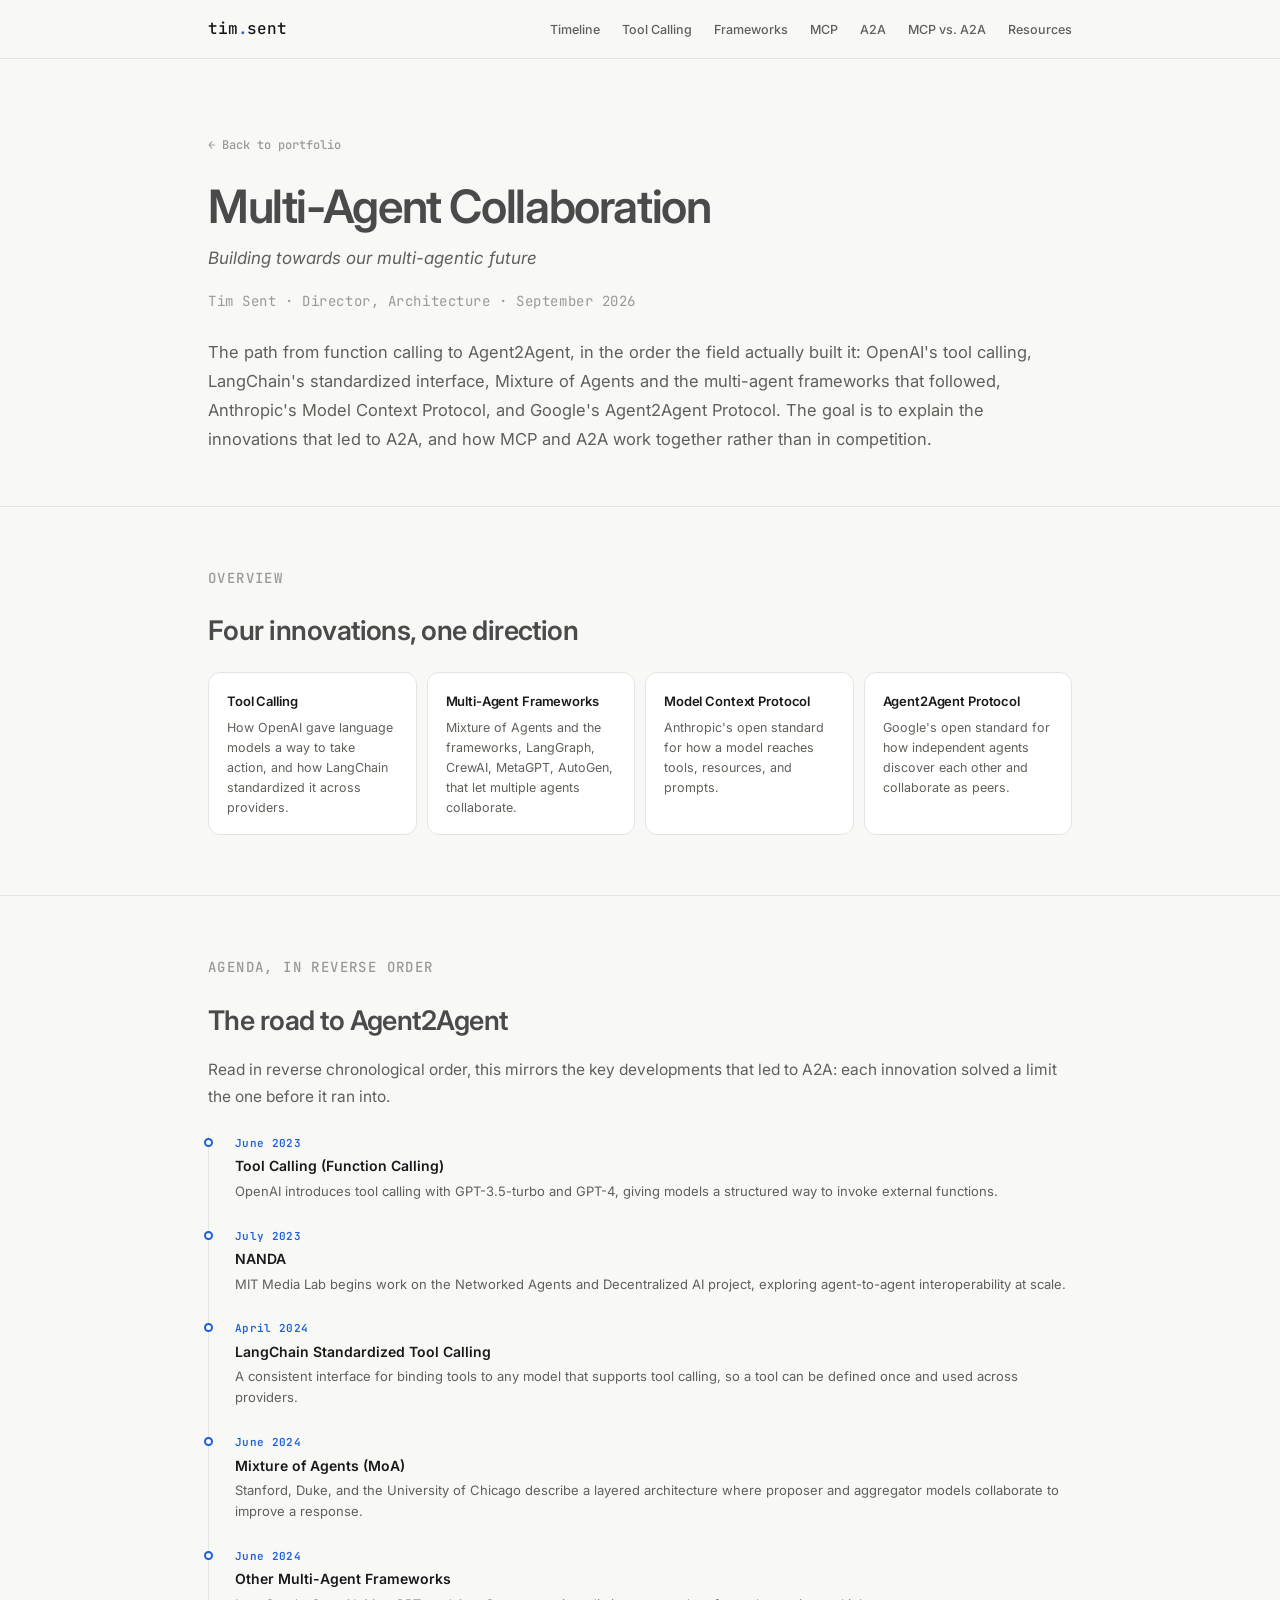
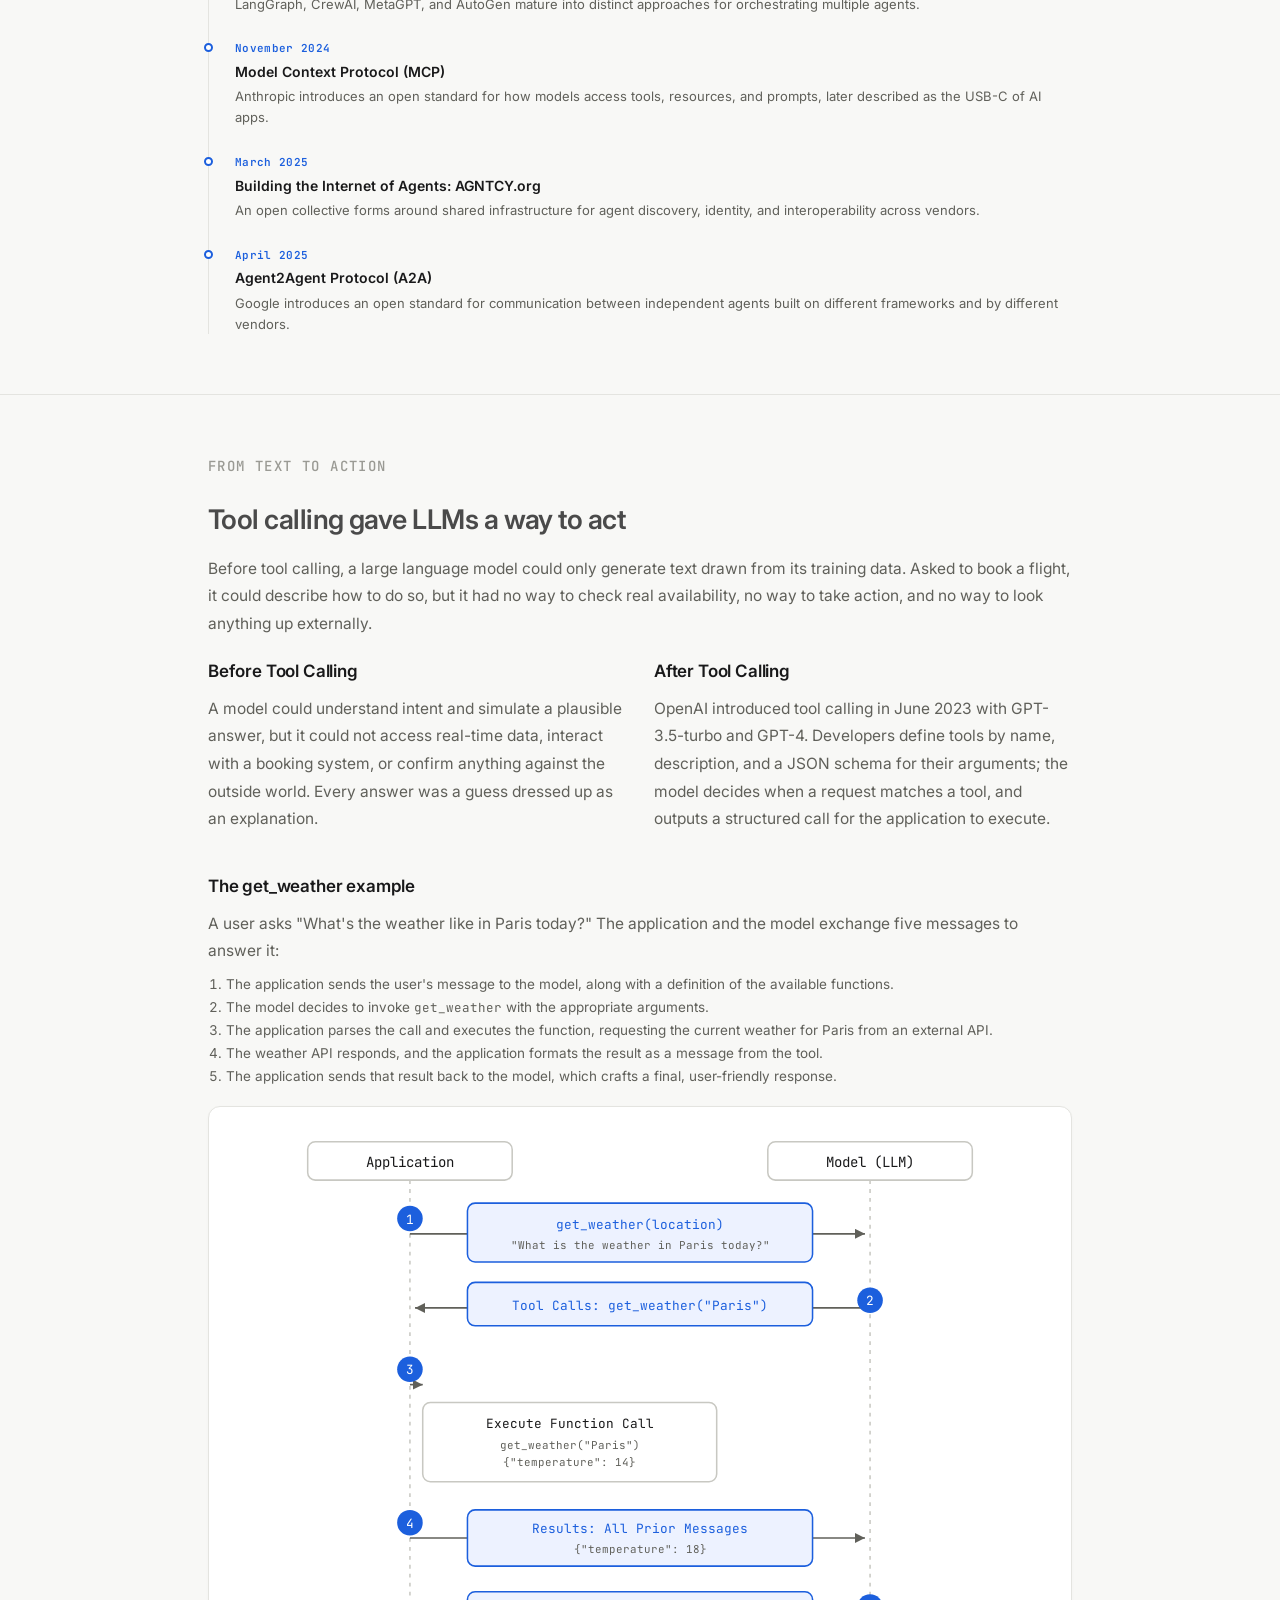
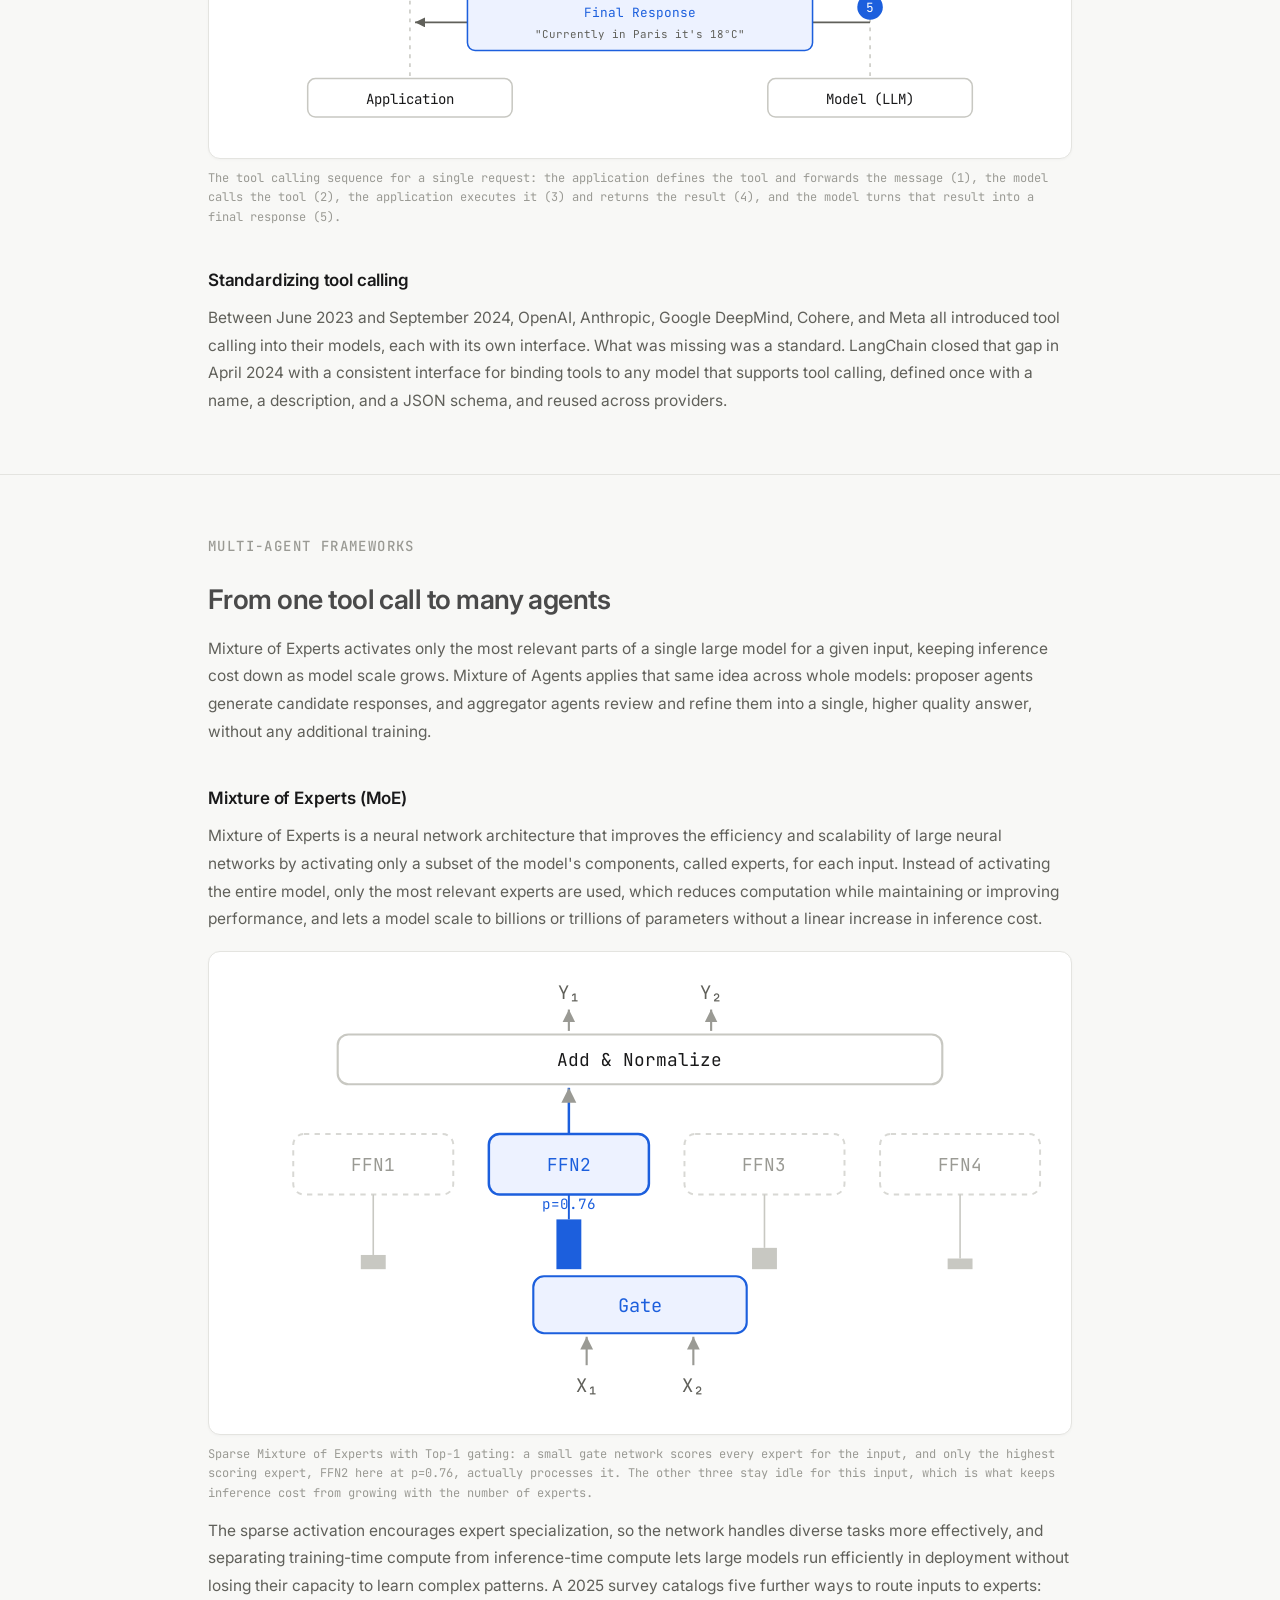
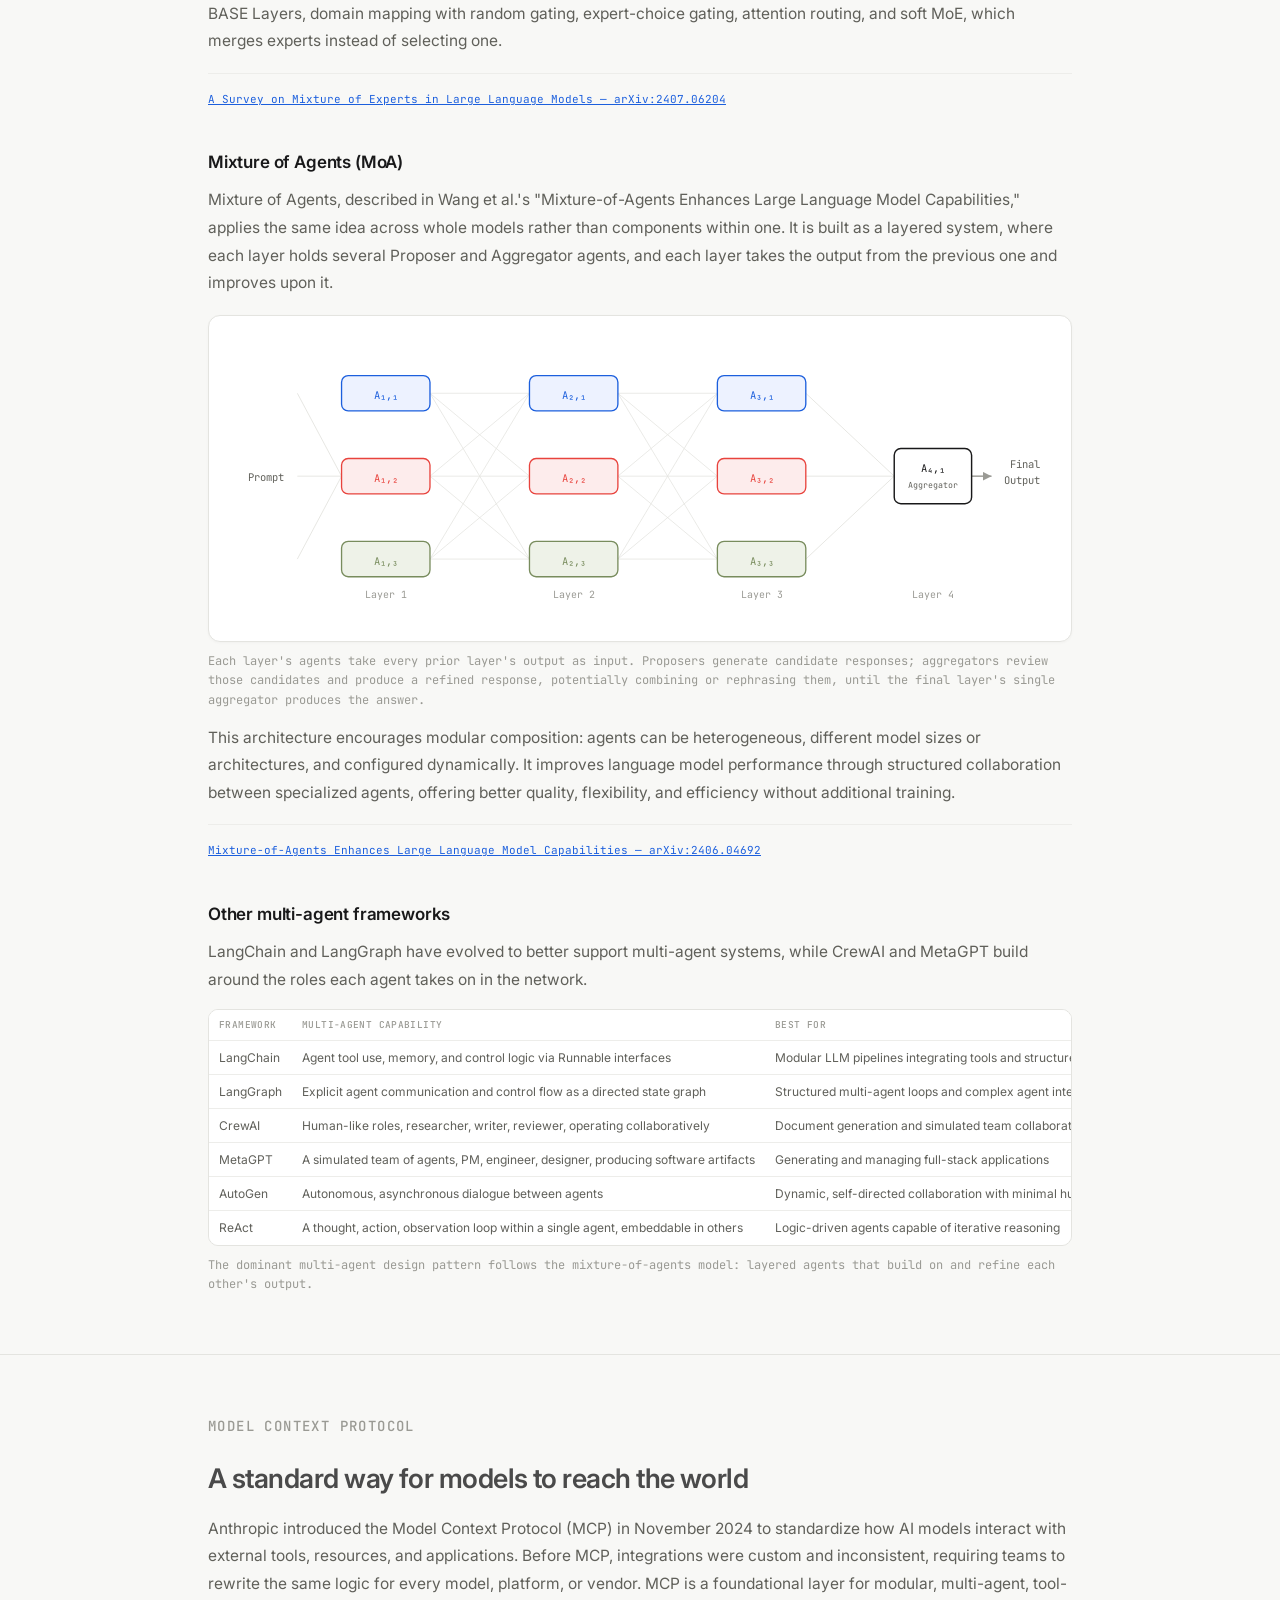
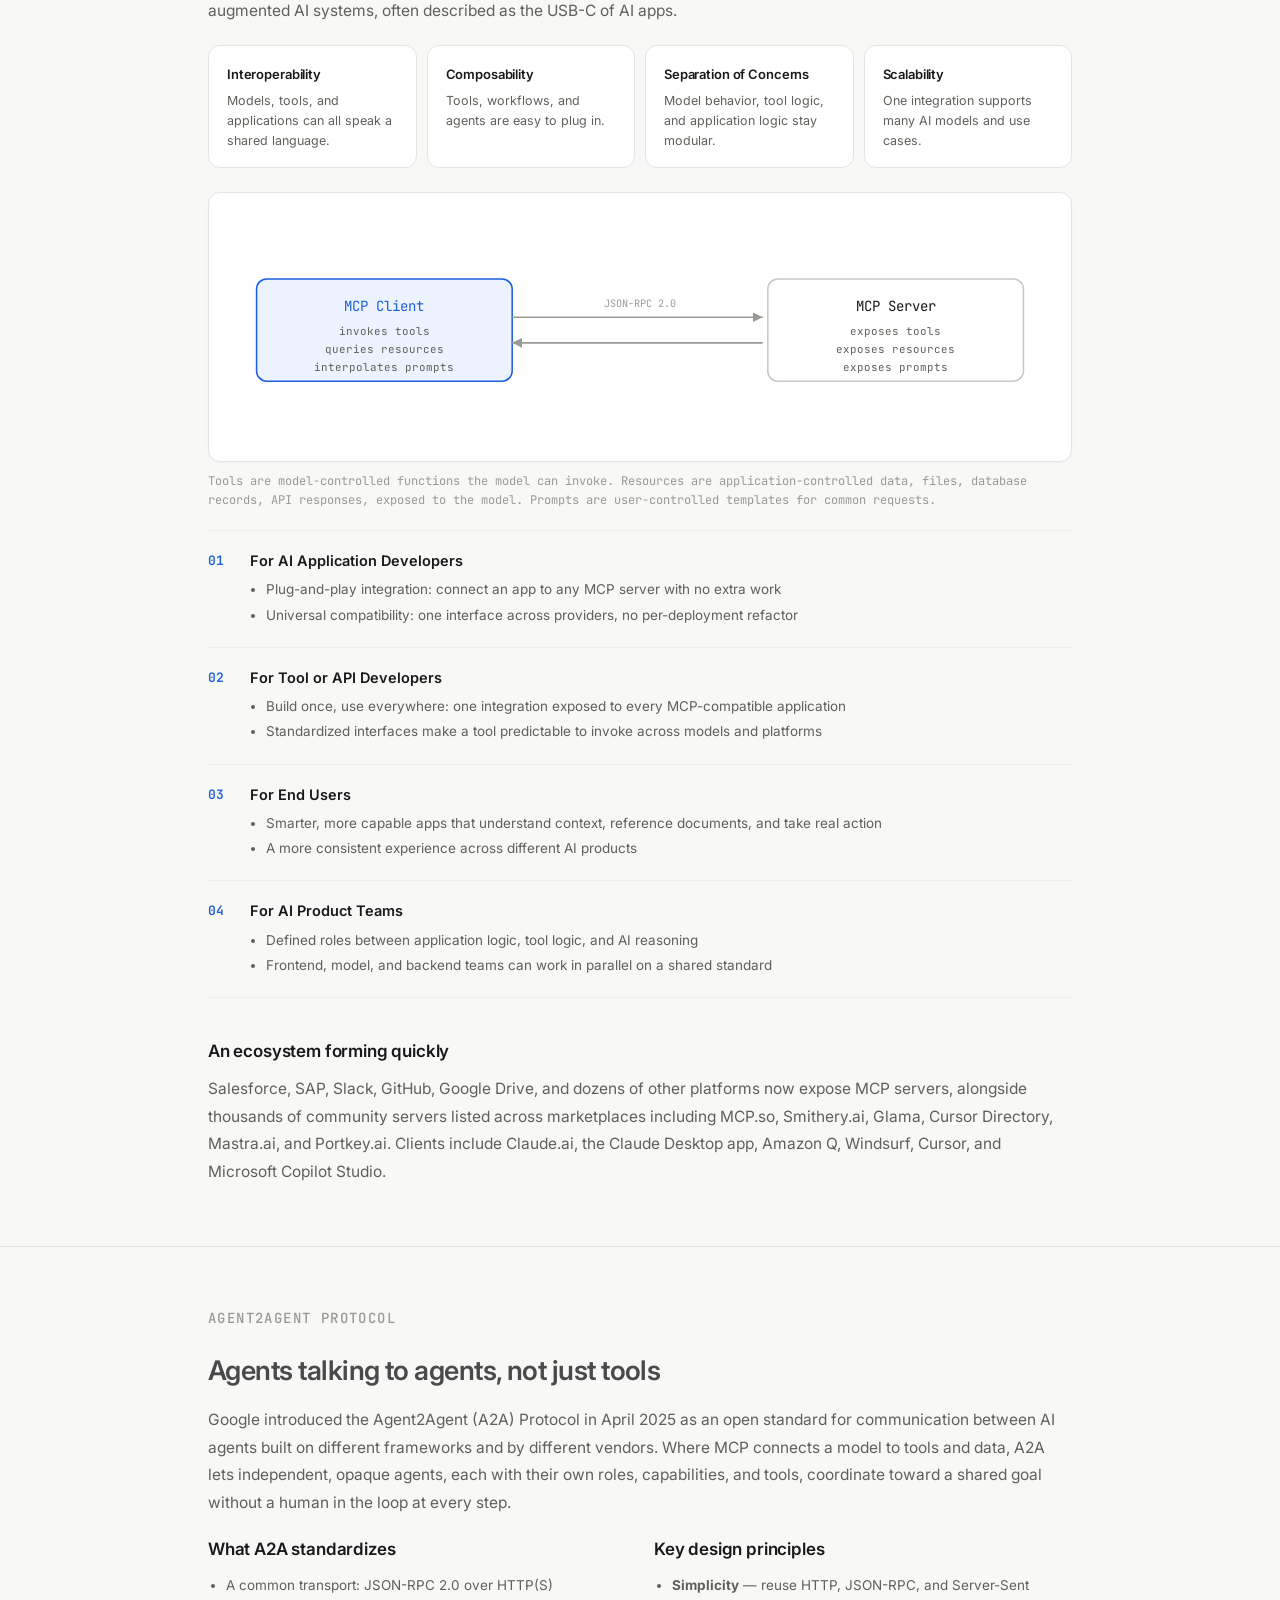
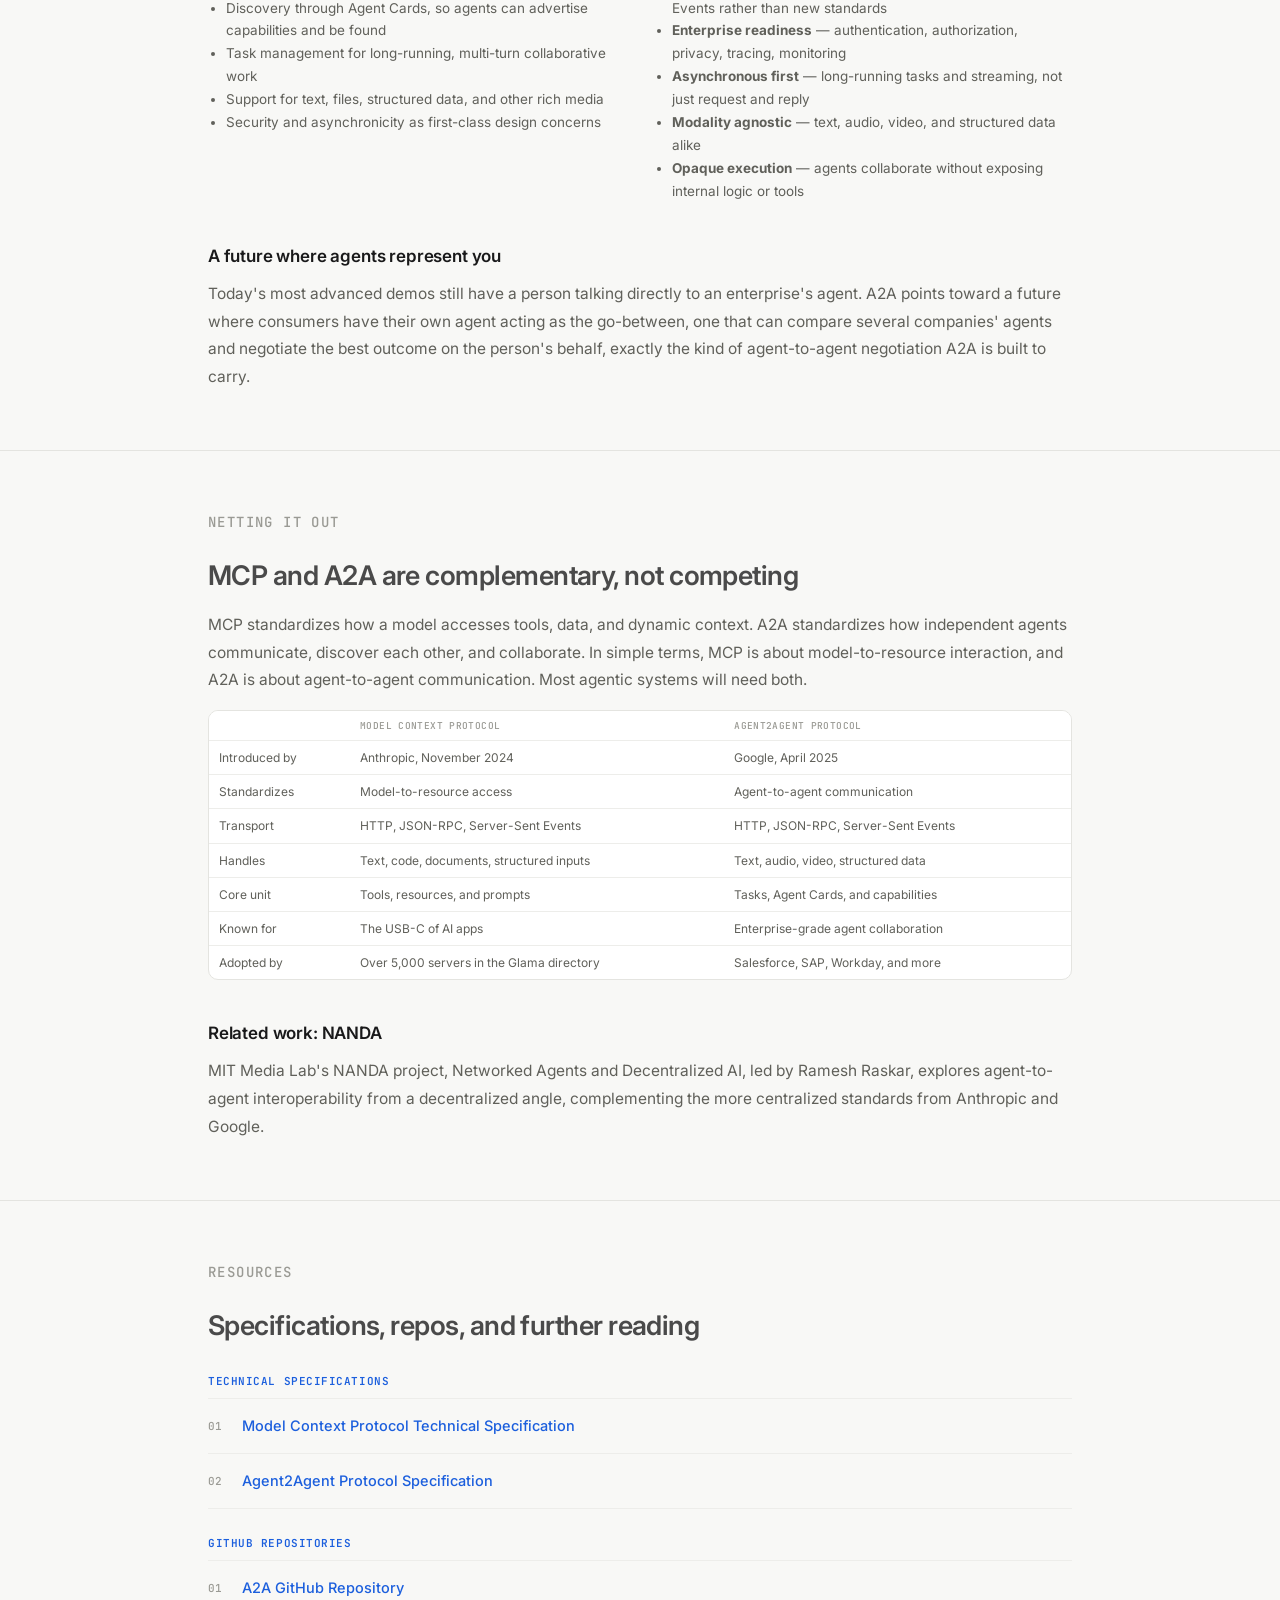
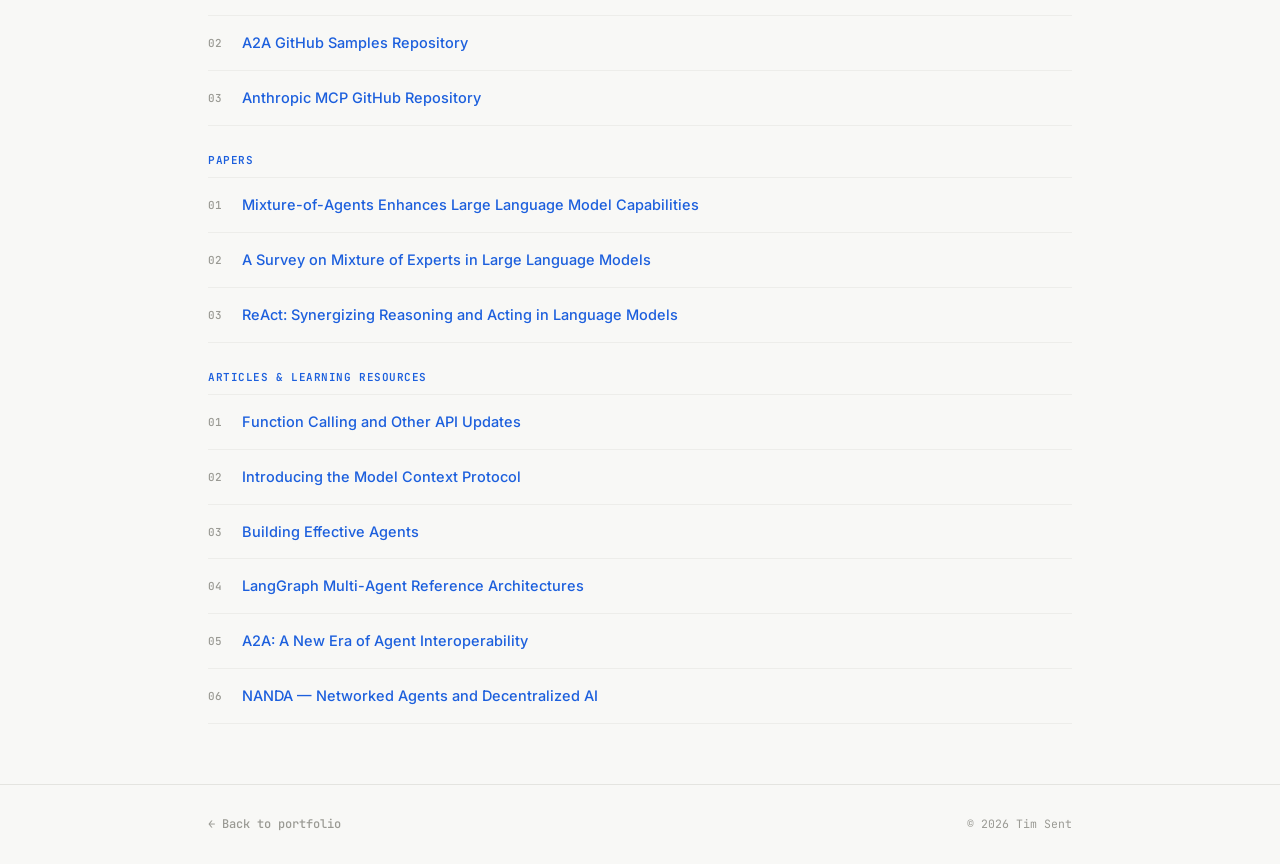
<file: multi-agent-collaboration.html>
<!DOCTYPE html>
<html lang="en">
<head>
  <meta charset="UTF-8" />
  <meta name="viewport" content="width=device-width, initial-scale=1.0" />
  <title>Multi-Agent Collaboration — Tim Sent</title>
  <link rel="icon" href="favicon.svg" type="image/svg+xml" />
  <link rel="icon" href="favicon.ico" sizes="48x48" />
  <link rel="apple-touch-icon" href="apple-touch-icon.png" />
  <link rel="preconnect" href="https://fonts.googleapis.com" />
  <link rel="preconnect" href="https://fonts.gstatic.com" crossorigin />
  <link href="https://fonts.googleapis.com/css2?family=Inter:ital,wght@0,300;0,400;0,500;0,600;1,400&family=JetBrains+Mono:wght@400;500&display=swap" rel="stylesheet" />
  <link rel="stylesheet" href="css/styles.css" />
</head>
<body>

<!-- ── Nav ──────────────────────────────────── -->
<nav>
  <div class="nav-inner wide">
    <a href="index.html" class="nav-brand">tim<em>.</em>sent</a>
    <ul class="nav-links">
      <li><a href="#timeline">Timeline</a></li>
      <li><a href="#tool-calling">Tool Calling</a></li>
      <li><a href="#frameworks">Frameworks</a></li>
      <li><a href="#mcp">MCP</a></li>
      <li><a href="#a2a">A2A</a></li>
      <li><a href="#comparison">MCP vs. A2A</a></li>
      <li><a href="#resources">Resources</a></li>
    </ul>
  </div>
</nav>

<!-- ── Hero ─────────────────────────────────── -->
<div class="container wide">
  <div class="hero fade">
    <a href="index.html" class="back-link">← Back to portfolio</a>
    <h1>Multi-Agent Collaboration</h1>
    <p class="hero-kicker">Building towards our multi-agentic future</p>
    <p class="hero-subtitle">Tim Sent · Director, Architecture · September 2026</p>
    <p class="hero-desc">
      The path from function calling to Agent2Agent, in the order the field actually built it: OpenAI's tool calling,
      LangChain's standardized interface, Mixture of Agents and the multi-agent frameworks that followed, Anthropic's
      Model Context Protocol, and Google's Agent2Agent Protocol. The goal is to explain the innovations that led to A2A,
      and how MCP and A2A work together rather than in competition.
    </p>
  </div>
</div>

<div class="hr"></div>

<!-- ── Overview ─────────────────────────────── -->
<section id="overview">
  <div class="container wide">
    <p class="sec-eyebrow fade">Overview</p>
    <h2 class="sec-title fade">Four innovations, one direction</h2>
    <div class="card-grid cols-4 fade">
      <div class="card"><h3>Tool Calling</h3><p>How OpenAI gave language models a way to take action, and how LangChain standardized it across providers.</p></div>
      <div class="card"><h3>Multi-Agent Frameworks</h3><p>Mixture of Agents and the frameworks, LangGraph, CrewAI, MetaGPT, AutoGen, that let multiple agents collaborate.</p></div>
      <div class="card"><h3>Model Context Protocol</h3><p>Anthropic's open standard for how a model reaches tools, resources, and prompts.</p></div>
      <div class="card"><h3>Agent2Agent Protocol</h3><p>Google's open standard for how independent agents discover each other and collaborate as peers.</p></div>
    </div>
  </div>
</section>

<div class="hr"></div>

<!-- ── Timeline ─────────────────────────────── -->
<section id="timeline">
  <div class="container wide">
    <p class="sec-eyebrow fade">Agenda, in Reverse Order</p>
    <h2 class="sec-title fade">The road to Agent2Agent</h2>
    <div class="sec-body fade">
      <p>Read in reverse chronological order, this mirrors the key developments that led to A2A: each innovation solved a limit the one before it ran into.</p>
    </div>
    <div class="timeline-v2 fade">
      <div class="tl-item"><p class="tl-year">June 2023</p><p class="tl-title">Tool Calling (Function Calling)</p><p class="tl-desc">OpenAI introduces tool calling with GPT-3.5-turbo and GPT-4, giving models a structured way to invoke external functions.</p></div>
      <div class="tl-item"><p class="tl-year">July 2023</p><p class="tl-title">NANDA</p><p class="tl-desc">MIT Media Lab begins work on the Networked Agents and Decentralized AI project, exploring agent-to-agent interoperability at scale.</p></div>
      <div class="tl-item"><p class="tl-year">April 2024</p><p class="tl-title">LangChain Standardized Tool Calling</p><p class="tl-desc">A consistent interface for binding tools to any model that supports tool calling, so a tool can be defined once and used across providers.</p></div>
      <div class="tl-item"><p class="tl-year">June 2024</p><p class="tl-title">Mixture of Agents (MoA)</p><p class="tl-desc">Stanford, Duke, and the University of Chicago describe a layered architecture where proposer and aggregator models collaborate to improve a response.</p></div>
      <div class="tl-item"><p class="tl-year">June 2024</p><p class="tl-title">Other Multi-Agent Frameworks</p><p class="tl-desc">LangGraph, CrewAI, MetaGPT, and AutoGen mature into distinct approaches for orchestrating multiple agents.</p></div>
      <div class="tl-item"><p class="tl-year">November 2024</p><p class="tl-title">Model Context Protocol (MCP)</p><p class="tl-desc">Anthropic introduces an open standard for how models access tools, resources, and prompts, later described as the USB-C of AI apps.</p></div>
      <div class="tl-item"><p class="tl-year">March 2025</p><p class="tl-title">Building the Internet of Agents: AGNTCY.org</p><p class="tl-desc">An open collective forms around shared infrastructure for agent discovery, identity, and interoperability across vendors.</p></div>
      <div class="tl-item"><p class="tl-year">April 2025</p><p class="tl-title">Agent2Agent Protocol (A2A)</p><p class="tl-desc">Google introduces an open standard for communication between independent agents built on different frameworks and by different vendors.</p></div>
    </div>
  </div>
</section>

<div class="hr"></div>

<!-- ── Tool Calling ─────────────────────────── -->
<section id="tool-calling">
  <div class="container wide">
    <p class="sec-eyebrow fade">From Text to Action</p>
    <h2 class="sec-title fade">Tool calling gave LLMs a way to act</h2>
    <div class="sec-body fade">
      <p>Before tool calling, a large language model could only generate text drawn from its training data. Asked to book a flight, it could describe how to do so, but it had no way to check real availability, no way to take action, and no way to look anything up externally.</p>
    </div>
    <div class="two-col fade">
      <div>
        <h3 class="subsection-title">Before Tool Calling</h3>
        <p class="sec-body">A model could understand intent and simulate a plausible answer, but it could not access real-time data, interact with a booking system, or confirm anything against the outside world. Every answer was a guess dressed up as an explanation.</p>
      </div>
      <div>
        <h3 class="subsection-title">After Tool Calling</h3>
        <p class="sec-body">OpenAI introduced tool calling in June 2023 with GPT-3.5-turbo and GPT-4. Developers define tools by name, description, and a JSON schema for their arguments; the model decides when a request matches a tool, and outputs a structured call for the application to execute.</p>
      </div>
    </div>

    <div class="subsection fade">
      <h3 class="subsection-title">The get_weather example</h3>
      <p class="sec-body">A user asks "What's the weather like in Paris today?" The application and the model exchange five messages to answer it:</p>
      <ol style="padding-left: 18px; font-size: 13.5px; color: var(--text-secondary); line-height: 1.7; margin-top: 8px;">
        <li>The application sends the user's message to the model, along with a definition of the available functions.</li>
        <li>The model decides to invoke <code style="font-family: var(--mono); font-size: 12.5px;">get_weather</code> with the appropriate arguments.</li>
        <li>The application parses the call and executes the function, requesting the current weather for Paris from an external API.</li>
        <li>The weather API responds, and the application formats the result as a message from the tool.</li>
        <li>The application sends that result back to the model, which crafts a final, user-friendly response.</li>
      </ol>
    </div>

    <div class="diagram-card fade">
      <svg viewBox="0 0 640 480" xmlns="http://www.w3.org/2000/svg">
        <defs>
          <marker id="arrowSeq" markerWidth="8" markerHeight="8" refX="6" refY="3" orient="auto">
            <path d="M0,0 L6,3 L0,6 Z" fill="#60605a" />
          </marker>
        </defs>

        <!-- lifelines -->
        <line x1="140" y1="40" x2="140" y2="430" stroke="#c8c8c2" stroke-width="1.2" stroke-dasharray="3,4"/>
        <line x1="500" y1="40" x2="500" y2="430" stroke="#c8c8c2" stroke-width="1.2" stroke-dasharray="3,4"/>

        <!-- lifeline headers -->
        <rect x="60" y="10" width="160" height="30" rx="6" fill="#fff" stroke="#c8c8c2" stroke-width="1.2"/>
        <text x="140" y="30" text-anchor="middle" font-family="JetBrains Mono, monospace" font-size="11" fill="#19191a">Application</text>
        <rect x="420" y="10" width="160" height="30" rx="6" fill="#fff" stroke="#c8c8c2" stroke-width="1.2"/>
        <text x="500" y="30" text-anchor="middle" font-family="JetBrains Mono, monospace" font-size="11" fill="#19191a">Model (LLM)</text>

        <!-- 1: Tool Definition + Message (Application -> Model) -->
        <line x1="140" y1="82" x2="496" y2="82" stroke="#60605a" stroke-width="1.3" marker-end="url(#arrowSeq)"/>
        <rect x="185" y="58" width="270" height="46" rx="6" fill="#edf2ff" stroke="#1c5fdd" stroke-width="1.2"/>
        <text x="320" y="78" text-anchor="middle" font-family="JetBrains Mono, monospace" font-size="10" fill="#1c5fdd">get_weather(location)</text>
        <text x="320" y="94" text-anchor="middle" font-family="JetBrains Mono, monospace" font-size="8.5" fill="#60605a">"What is the weather in Paris today?"</text>
        <circle cx="140" cy="70" r="10" fill="#1c5fdd"/>
        <text x="140" y="74" text-anchor="middle" font-family="JetBrains Mono, monospace" font-size="10" fill="#fff">1</text>

        <!-- 2: Tool Calls (Model -> Application) -->
        <line x1="500" y1="140" x2="144" y2="140" stroke="#60605a" stroke-width="1.3" marker-end="url(#arrowSeq)"/>
        <rect x="185" y="120" width="270" height="34" rx="6" fill="#edf2ff" stroke="#1c5fdd" stroke-width="1.2"/>
        <text x="320" y="142" text-anchor="middle" font-family="JetBrains Mono, monospace" font-size="10" fill="#1c5fdd">Tool Calls: get_weather("Paris")</text>
        <circle cx="500" cy="134" r="10" fill="#1c5fdd"/>
        <text x="500" y="138" text-anchor="middle" font-family="JetBrains Mono, monospace" font-size="10" fill="#fff">2</text>

        <!-- 3: Execute Function Call (self-call on Application) -->
        <line x1="140" y1="200" x2="150" y2="200" stroke="#60605a" stroke-width="1.3" marker-end="url(#arrowSeq)"/>
        <rect x="150" y="214" width="230" height="62" rx="6" fill="#fff" stroke="#c8c8c2" stroke-width="1.2"/>
        <text x="265" y="234" text-anchor="middle" font-family="JetBrains Mono, monospace" font-size="10" fill="#19191a">Execute Function Call</text>
        <text x="265" y="250" text-anchor="middle" font-family="JetBrains Mono, monospace" font-size="8.5" fill="#60605a">get_weather("Paris")</text>
        <text x="265" y="264" text-anchor="middle" font-family="JetBrains Mono, monospace" font-size="8.5" fill="#60605a">{"temperature": 14}</text>
        <circle cx="140" cy="188" r="10" fill="#1c5fdd"/>
        <text x="140" y="192" text-anchor="middle" font-family="JetBrains Mono, monospace" font-size="10" fill="#fff">3</text>

        <!-- 4: Results (Application -> Model) -->
        <line x1="140" y1="320" x2="496" y2="320" stroke="#60605a" stroke-width="1.3" marker-end="url(#arrowSeq)"/>
        <rect x="185" y="298" width="270" height="44" rx="6" fill="#edf2ff" stroke="#1c5fdd" stroke-width="1.2"/>
        <text x="320" y="316" text-anchor="middle" font-family="JetBrains Mono, monospace" font-size="10" fill="#1c5fdd">Results: All Prior Messages</text>
        <text x="320" y="332" text-anchor="middle" font-family="JetBrains Mono, monospace" font-size="8.5" fill="#60605a">{"temperature": 18}</text>
        <circle cx="140" cy="308" r="10" fill="#1c5fdd"/>
        <text x="140" y="312" text-anchor="middle" font-family="JetBrains Mono, monospace" font-size="10" fill="#fff">4</text>

        <!-- 5: Final Response (Model -> Application) -->
        <line x1="500" y1="386" x2="144" y2="386" stroke="#60605a" stroke-width="1.3" marker-end="url(#arrowSeq)"/>
        <rect x="185" y="362" width="270" height="46" rx="6" fill="#edf2ff" stroke="#1c5fdd" stroke-width="1.2"/>
        <text x="320" y="382" text-anchor="middle" font-family="JetBrains Mono, monospace" font-size="10" fill="#1c5fdd">Final Response</text>
        <text x="320" y="398" text-anchor="middle" font-family="JetBrains Mono, monospace" font-size="8.5" fill="#60605a">"Currently in Paris it's 18°C"</text>
        <circle cx="500" cy="374" r="10" fill="#1c5fdd"/>
        <text x="500" y="378" text-anchor="middle" font-family="JetBrains Mono, monospace" font-size="10" fill="#fff">5</text>

        <!-- lifeline footers -->
        <rect x="60" y="430" width="160" height="30" rx="6" fill="#fff" stroke="#c8c8c2" stroke-width="1.2"/>
        <text x="140" y="450" text-anchor="middle" font-family="JetBrains Mono, monospace" font-size="11" fill="#19191a">Application</text>
        <rect x="420" y="430" width="160" height="30" rx="6" fill="#fff" stroke="#c8c8c2" stroke-width="1.2"/>
        <text x="500" y="450" text-anchor="middle" font-family="JetBrains Mono, monospace" font-size="11" fill="#19191a">Model (LLM)</text>
      </svg>
    </div>
    <p class="diagram-caption fade">The tool calling sequence for a single request: the application defines the tool and forwards the message (1), the model calls the tool (2), the application executes it (3) and returns the result (4), and the model turns that result into a final response (5).</p>

    <div class="subsection fade">
      <h3 class="subsection-title">Standardizing tool calling</h3>
      <p class="sec-body">Between June 2023 and September 2024, OpenAI, Anthropic, Google DeepMind, Cohere, and Meta all introduced tool calling into their models, each with its own interface. What was missing was a standard. LangChain closed that gap in April 2024 with a consistent interface for binding tools to any model that supports tool calling, defined once with a name, a description, and a JSON schema, and reused across providers.</p>
    </div>
  </div>
</section>

<div class="hr"></div>

<!-- ── Multi-Agent Frameworks ───────────────── -->
<section id="frameworks">
  <div class="container wide">
    <p class="sec-eyebrow fade">Multi-Agent Frameworks</p>
    <h2 class="sec-title fade">From one tool call to many agents</h2>
    <div class="sec-body fade">
      <p>Mixture of Experts activates only the most relevant parts of a single large model for a given input, keeping inference cost down as model scale grows. Mixture of Agents applies that same idea across whole models: proposer agents generate candidate responses, and aggregator agents review and refine them into a single, higher quality answer, without any additional training.</p>
    </div>

    <div class="subsection fade">
      <h3 class="subsection-title">Mixture of Experts (MoE)</h3>
      <p class="sec-body">Mixture of Experts is a neural network architecture that improves the efficiency and scalability of large neural networks by activating only a subset of the model's components, called experts, for each input. Instead of activating the entire model, only the most relevant experts are used, which reduces computation while maintaining or improving performance, and lets a model scale to billions or trillions of parameters without a linear increase in inference cost.</p>

      <div class="diagram-card">
        <svg viewBox="0 0 460 250" xmlns="http://www.w3.org/2000/svg">
          <defs>
            <marker id="arrowMoE" markerWidth="8" markerHeight="8" refX="6" refY="3" orient="auto">
              <path d="M0,0 L6,3 L0,6 Z" fill="#9a9a94" />
            </marker>
          </defs>

          <text x="190" y="14" text-anchor="middle" font-family="JetBrains Mono, monospace" font-size="10.5" fill="#60605a">Y₁</text>
          <text x="270" y="14" text-anchor="middle" font-family="JetBrains Mono, monospace" font-size="10.5" fill="#60605a">Y₂</text>
          <line x1="190" y1="32" x2="190" y2="20" stroke="#9a9a94" stroke-width="1.2" marker-end="url(#arrowMoE)"/>
          <line x1="270" y1="32" x2="270" y2="20" stroke="#9a9a94" stroke-width="1.2" marker-end="url(#arrowMoE)"/>

          <rect x="60" y="34" width="340" height="28" rx="6" fill="#fff" stroke="#c8c8c2" stroke-width="1.2"/>
          <text x="230" y="52" text-anchor="middle" font-family="JetBrains Mono, monospace" font-size="10" fill="#19191a">Add &amp; Normalize</text>
          <line x1="190" y1="90" x2="190" y2="64" stroke="#1c5fdd" stroke-width="1.4" marker-end="url(#arrowMoE)"/>

          <!-- FFN experts: only FFN2 is active for this input -->
          <rect x="35" y="90" width="90" height="34" rx="6" fill="#fff" stroke="#c8c8c2" stroke-width="1.1" stroke-dasharray="3,3" opacity="0.7"/>
          <text x="80" y="111" text-anchor="middle" font-family="JetBrains Mono, monospace" font-size="10" fill="#9a9a94">FFN1</text>
          <rect x="145" y="90" width="90" height="34" rx="6" fill="#edf2ff" stroke="#1c5fdd" stroke-width="1.4"/>
          <text x="190" y="111" text-anchor="middle" font-family="JetBrains Mono, monospace" font-size="10" fill="#1c5fdd">FFN2</text>
          <rect x="255" y="90" width="90" height="34" rx="6" fill="#fff" stroke="#c8c8c2" stroke-width="1.1" stroke-dasharray="3,3" opacity="0.7"/>
          <text x="300" y="111" text-anchor="middle" font-family="JetBrains Mono, monospace" font-size="10" fill="#9a9a94">FFN3</text>
          <rect x="365" y="90" width="90" height="34" rx="6" fill="#fff" stroke="#c8c8c2" stroke-width="1.1" stroke-dasharray="3,3" opacity="0.7"/>
          <text x="410" y="111" text-anchor="middle" font-family="JetBrains Mono, monospace" font-size="10" fill="#9a9a94">FFN4</text>

          <!-- gating weight bars -->
          <text x="190" y="132" text-anchor="middle" font-family="JetBrains Mono, monospace" font-size="8" fill="#1c5fdd">p=0.76</text>
          <rect x="73" y="158" width="14" height="8" fill="#c8c8c2"/>
          <rect x="183" y="138" width="14" height="28" fill="#1c5fdd"/>
          <rect x="293" y="154" width="14" height="12" fill="#c8c8c2"/>
          <rect x="403" y="160" width="14" height="6" fill="#c8c8c2"/>
          <line x1="80" y1="158" x2="80" y2="124" stroke="#c8c8c2" stroke-width="0.9"/>
          <line x1="190" y1="138" x2="190" y2="124" stroke="#1c5fdd" stroke-width="1.1"/>
          <line x1="300" y1="154" x2="300" y2="124" stroke="#c8c8c2" stroke-width="0.9"/>
          <line x1="410" y1="160" x2="410" y2="124" stroke="#c8c8c2" stroke-width="0.9"/>

          <rect x="170" y="170" width="120" height="32" rx="6" fill="#edf2ff" stroke="#1c5fdd" stroke-width="1.2"/>
          <text x="230" y="190" text-anchor="middle" font-family="JetBrains Mono, monospace" font-size="10.5" fill="#1c5fdd">Gate</text>

          <text x="200" y="235" text-anchor="middle" font-family="JetBrains Mono, monospace" font-size="10.5" fill="#60605a">X₁</text>
          <text x="260" y="235" text-anchor="middle" font-family="JetBrains Mono, monospace" font-size="10.5" fill="#60605a">X₂</text>
          <line x1="200" y1="220" x2="200" y2="204" stroke="#9a9a94" stroke-width="1.2" marker-end="url(#arrowMoE)"/>
          <line x1="260" y1="220" x2="260" y2="204" stroke="#9a9a94" stroke-width="1.2" marker-end="url(#arrowMoE)"/>
        </svg>
      </div>
      <p class="diagram-caption">Sparse Mixture of Experts with Top-1 gating: a small gate network scores every expert for the input, and only the highest scoring expert, FFN2 here at p=0.76, actually processes it. The other three stay idle for this input, which is what keeps inference cost from growing with the number of experts.</p>
      <p class="sec-body" style="margin-top: 14px;">The sparse activation encourages expert specialization, so the network handles diverse tasks more effectively, and separating training-time compute from inference-time compute lets large models run efficiently in deployment without losing their capacity to learn complex patterns. A 2025 survey catalogs five further ways to route inputs to experts: BASE Layers, domain mapping with random gating, expert-choice gating, attention routing, and soft MoE, which merges experts instead of selecting one.</p>
      <div class="citation-block">
        <p><a href="https://arxiv.org/abs/2407.06204" target="_blank" rel="noopener" class="cite-link">A Survey on Mixture of Experts in Large Language Models — arXiv:2407.06204</a></p>
      </div>
    </div>

    <div class="subsection fade">
      <h3 class="subsection-title">Mixture of Agents (MoA)</h3>
      <p class="sec-body">Mixture of Agents, described in Wang et al.'s "Mixture-of-Agents Enhances Large Language Model Capabilities," applies the same idea across whole models rather than components within one. It is built as a layered system, where each layer holds several Proposer and Aggregator agents, and each layer takes the output from the previous one and improves upon it.</p>

      <div class="diagram-card">
        <svg viewBox="0 0 740 260" xmlns="http://www.w3.org/2000/svg">
          <defs>
            <marker id="arrowMoA" markerWidth="8" markerHeight="8" refX="6" refY="3" orient="auto">
              <path d="M0,0 L6,3 L0,6 Z" fill="#9a9a94" />
            </marker>
          </defs>

          <!-- Prompt -> Layer 1 -->
          <line x1="60" y1="50" x2="100" y2="125" stroke="#e4e4e0" stroke-width="0.8"/>
          <line x1="60" y1="125" x2="100" y2="125" stroke="#e4e4e0" stroke-width="0.8"/>
          <line x1="60" y1="200" x2="100" y2="125" stroke="#e4e4e0" stroke-width="0.8"/>
          <!-- Layer 1 -> Layer 2 -->
          <line x1="180" y1="50" x2="270" y2="50" stroke="#e4e4e0" stroke-width="0.7"/>
          <line x1="180" y1="50" x2="270" y2="125" stroke="#e4e4e0" stroke-width="0.7"/>
          <line x1="180" y1="50" x2="270" y2="200" stroke="#e4e4e0" stroke-width="0.7"/>
          <line x1="180" y1="125" x2="270" y2="50" stroke="#e4e4e0" stroke-width="0.7"/>
          <line x1="180" y1="125" x2="270" y2="125" stroke="#e4e4e0" stroke-width="0.7"/>
          <line x1="180" y1="125" x2="270" y2="200" stroke="#e4e4e0" stroke-width="0.7"/>
          <line x1="180" y1="200" x2="270" y2="50" stroke="#e4e4e0" stroke-width="0.7"/>
          <line x1="180" y1="200" x2="270" y2="125" stroke="#e4e4e0" stroke-width="0.7"/>
          <line x1="180" y1="200" x2="270" y2="200" stroke="#e4e4e0" stroke-width="0.7"/>
          <!-- Layer 2 -> Layer 3 -->
          <line x1="350" y1="50" x2="440" y2="50" stroke="#e4e4e0" stroke-width="0.7"/>
          <line x1="350" y1="50" x2="440" y2="125" stroke="#e4e4e0" stroke-width="0.7"/>
          <line x1="350" y1="50" x2="440" y2="200" stroke="#e4e4e0" stroke-width="0.7"/>
          <line x1="350" y1="125" x2="440" y2="50" stroke="#e4e4e0" stroke-width="0.7"/>
          <line x1="350" y1="125" x2="440" y2="125" stroke="#e4e4e0" stroke-width="0.7"/>
          <line x1="350" y1="125" x2="440" y2="200" stroke="#e4e4e0" stroke-width="0.7"/>
          <line x1="350" y1="200" x2="440" y2="50" stroke="#e4e4e0" stroke-width="0.7"/>
          <line x1="350" y1="200" x2="440" y2="125" stroke="#e4e4e0" stroke-width="0.7"/>
          <line x1="350" y1="200" x2="440" y2="200" stroke="#e4e4e0" stroke-width="0.7"/>
          <!-- Layer 3 -> Layer 4 -->
          <line x1="520" y1="50" x2="600" y2="125" stroke="#e4e4e0" stroke-width="0.8"/>
          <line x1="520" y1="125" x2="600" y2="125" stroke="#e4e4e0" stroke-width="0.8"/>
          <line x1="520" y1="200" x2="600" y2="125" stroke="#e4e4e0" stroke-width="0.8"/>
          <!-- Layer 4 -> Final Output -->
          <line x1="670" y1="125" x2="688" y2="125" stroke="#9a9a94" stroke-width="1.3" marker-end="url(#arrowMoA)"/>

          <!-- Layer 1 agents -->
          <rect x="100" y="34" width="80" height="32" rx="6" fill="#edf2ff" stroke="#1c5fdd" stroke-width="1.2"/>
          <text x="140" y="55" text-anchor="middle" font-family="JetBrains Mono, monospace" font-size="9.5" fill="#1c5fdd">A₁,₁</text>
          <rect x="100" y="109" width="80" height="32" rx="6" fill="#fdecec" stroke="#e8433d" stroke-width="1.2"/>
          <text x="140" y="130" text-anchor="middle" font-family="JetBrains Mono, monospace" font-size="9.5" fill="#e8433d">A₁,₂</text>
          <rect x="100" y="184" width="80" height="32" rx="6" fill="#eef2e8" stroke="#788c5d" stroke-width="1.2"/>
          <text x="140" y="205" text-anchor="middle" font-family="JetBrains Mono, monospace" font-size="9.5" fill="#788c5d">A₁,₃</text>

          <!-- Layer 2 agents -->
          <rect x="270" y="34" width="80" height="32" rx="6" fill="#edf2ff" stroke="#1c5fdd" stroke-width="1.2"/>
          <text x="310" y="55" text-anchor="middle" font-family="JetBrains Mono, monospace" font-size="9.5" fill="#1c5fdd">A₂,₁</text>
          <rect x="270" y="109" width="80" height="32" rx="6" fill="#fdecec" stroke="#e8433d" stroke-width="1.2"/>
          <text x="310" y="130" text-anchor="middle" font-family="JetBrains Mono, monospace" font-size="9.5" fill="#e8433d">A₂,₂</text>
          <rect x="270" y="184" width="80" height="32" rx="6" fill="#eef2e8" stroke="#788c5d" stroke-width="1.2"/>
          <text x="310" y="205" text-anchor="middle" font-family="JetBrains Mono, monospace" font-size="9.5" fill="#788c5d">A₂,₃</text>

          <!-- Layer 3 agents -->
          <rect x="440" y="34" width="80" height="32" rx="6" fill="#edf2ff" stroke="#1c5fdd" stroke-width="1.2"/>
          <text x="480" y="55" text-anchor="middle" font-family="JetBrains Mono, monospace" font-size="9.5" fill="#1c5fdd">A₃,₁</text>
          <rect x="440" y="109" width="80" height="32" rx="6" fill="#fdecec" stroke="#e8433d" stroke-width="1.2"/>
          <text x="480" y="130" text-anchor="middle" font-family="JetBrains Mono, monospace" font-size="9.5" fill="#e8433d">A₃,₂</text>
          <rect x="440" y="184" width="80" height="32" rx="6" fill="#eef2e8" stroke="#788c5d" stroke-width="1.2"/>
          <text x="480" y="205" text-anchor="middle" font-family="JetBrains Mono, monospace" font-size="9.5" fill="#788c5d">A₃,₃</text>

          <!-- Layer 4: single aggregator -->
          <rect x="600" y="100" width="70" height="50" rx="6" fill="#fff" stroke="#19191a" stroke-width="1.3"/>
          <text x="635" y="121" text-anchor="middle" font-family="JetBrains Mono, monospace" font-size="9.5" fill="#19191a">A₄,₁</text>
          <text x="635" y="136" text-anchor="middle" font-family="JetBrains Mono, monospace" font-size="7.5" fill="#60605a">Aggregator</text>

          <text x="15" y="129" font-family="JetBrains Mono, monospace" font-size="9.5" fill="#60605a">Prompt</text>
          <text x="732" y="118" text-anchor="end" font-family="JetBrains Mono, monospace" font-size="9.5" fill="#60605a">Final</text>
          <text x="732" y="132" text-anchor="end" font-family="JetBrains Mono, monospace" font-size="9.5" fill="#60605a">Output</text>

          <text x="140" y="235" text-anchor="middle" font-family="JetBrains Mono, monospace" font-size="9" fill="#9a9a94">Layer 1</text>
          <text x="310" y="235" text-anchor="middle" font-family="JetBrains Mono, monospace" font-size="9" fill="#9a9a94">Layer 2</text>
          <text x="480" y="235" text-anchor="middle" font-family="JetBrains Mono, monospace" font-size="9" fill="#9a9a94">Layer 3</text>
          <text x="635" y="235" text-anchor="middle" font-family="JetBrains Mono, monospace" font-size="9" fill="#9a9a94">Layer 4</text>
        </svg>
      </div>
      <p class="diagram-caption">Each layer's agents take every prior layer's output as input. Proposers generate candidate responses; aggregators review those candidates and produce a refined response, potentially combining or rephrasing them, until the final layer's single aggregator produces the answer.</p>
      <p class="sec-body" style="margin-top: 14px;">This architecture encourages modular composition: agents can be heterogeneous, different model sizes or architectures, and configured dynamically. It improves language model performance through structured collaboration between specialized agents, offering better quality, flexibility, and efficiency without additional training.</p>
      <div class="citation-block">
        <p><a href="https://arxiv.org/abs/2406.04692" target="_blank" rel="noopener" class="cite-link">Mixture-of-Agents Enhances Large Language Model Capabilities — arXiv:2406.04692</a></p>
      </div>
    </div>

    <div class="subsection fade">
      <h3 class="subsection-title">Other multi-agent frameworks</h3>
      <p class="sec-body">LangChain and LangGraph have evolved to better support multi-agent systems, while CrewAI and MetaGPT build around the roles each agent takes on in the network.</p>
    </div>

    <div class="table-wrap short fade">
      <table class="data-table">
        <thead><tr><th>Framework</th><th>Multi-Agent Capability</th><th>Best For</th></tr></thead>
        <tbody>
          <tr><td>LangChain</td><td>Agent tool use, memory, and control logic via Runnable interfaces</td><td>Modular LLM pipelines integrating tools and structured workflows</td></tr>
          <tr><td>LangGraph</td><td>Explicit agent communication and control flow as a directed state graph</td><td>Structured multi-agent loops and complex agent interaction flows</td></tr>
          <tr><td>CrewAI</td><td>Human-like roles, researcher, writer, reviewer, operating collaboratively</td><td>Document generation and simulated team collaboration</td></tr>
          <tr><td>MetaGPT</td><td>A simulated team of agents, PM, engineer, designer, producing software artifacts</td><td>Generating and managing full-stack applications</td></tr>
          <tr><td>AutoGen</td><td>Autonomous, asynchronous dialogue between agents</td><td>Dynamic, self-directed collaboration with minimal human prompting</td></tr>
          <tr><td>ReAct</td><td>A thought, action, observation loop within a single agent, embeddable in others</td><td>Logic-driven agents capable of iterative reasoning</td></tr>
        </tbody>
      </table>
    </div>
    <p class="diagram-caption fade">The dominant multi-agent design pattern follows the mixture-of-agents model: layered agents that build on and refine each other's output.</p>
  </div>
</section>

<div class="hr"></div>

<!-- ── MCP ──────────────────────────────────── -->
<section id="mcp">
  <div class="container wide">
    <p class="sec-eyebrow fade">Model Context Protocol</p>
    <h2 class="sec-title fade">A standard way for models to reach the world</h2>
    <div class="sec-body fade">
      <p>Anthropic introduced the Model Context Protocol (MCP) in November 2024 to standardize how AI models interact with external tools, resources, and applications. Before MCP, integrations were custom and inconsistent, requiring teams to rewrite the same logic for every model, platform, or vendor. MCP is a foundational layer for modular, multi-agent, tool-augmented AI systems, often described as the USB-C of AI apps.</p>
    </div>

    <div class="card-grid cols-4 fade">
      <div class="card"><h3>Interoperability</h3><p>Models, tools, and applications can all speak a shared language.</p></div>
      <div class="card"><h3>Composability</h3><p>Tools, workflows, and agents are easy to plug in.</p></div>
      <div class="card"><h3>Separation of Concerns</h3><p>Model behavior, tool logic, and application logic stay modular.</p></div>
      <div class="card"><h3>Scalability</h3><p>One integration supports many AI models and use cases.</p></div>
    </div>

    <div class="diagram-card fade" style="margin-top: 24px;">
      <svg viewBox="0 0 640 180" xmlns="http://www.w3.org/2000/svg">
        <defs>
          <marker id="arrowMCP" markerWidth="8" markerHeight="8" refX="6" refY="3" orient="auto">
            <path d="M0,0 L6,3 L0,6 Z" fill="#9a9a94" />
          </marker>
        </defs>
        <rect x="20" y="50" width="200" height="80" rx="8" fill="#edf2ff" stroke="#1c5fdd" stroke-width="1.2"/>
        <text x="120" y="75" text-anchor="middle" font-family="JetBrains Mono, monospace" font-size="11" fill="#1c5fdd">MCP Client</text>
        <text x="120" y="94" text-anchor="middle" font-family="JetBrains Mono, monospace" font-size="8.5" fill="#60605a">invokes tools</text>
        <text x="120" y="108" text-anchor="middle" font-family="JetBrains Mono, monospace" font-size="8.5" fill="#60605a">queries resources</text>
        <text x="120" y="122" text-anchor="middle" font-family="JetBrains Mono, monospace" font-size="8.5" fill="#60605a">interpolates prompts</text>

        <rect x="420" y="50" width="200" height="80" rx="8" fill="#fff" stroke="#c8c8c2" stroke-width="1.2"/>
        <text x="520" y="75" text-anchor="middle" font-family="JetBrains Mono, monospace" font-size="11" fill="#19191a">MCP Server</text>
        <text x="520" y="94" text-anchor="middle" font-family="JetBrains Mono, monospace" font-size="8.5" fill="#60605a">exposes tools</text>
        <text x="520" y="108" text-anchor="middle" font-family="JetBrains Mono, monospace" font-size="8.5" fill="#60605a">exposes resources</text>
        <text x="520" y="122" text-anchor="middle" font-family="JetBrains Mono, monospace" font-size="8.5" fill="#60605a">exposes prompts</text>

        <line x1="220" y1="80" x2="416" y2="80" stroke="#9a9a94" stroke-width="1.3" marker-end="url(#arrowMCP)"/>
        <line x1="416" y1="100" x2="220" y2="100" stroke="#9a9a94" stroke-width="1.3" marker-end="url(#arrowMCP)"/>
        <text x="320" y="72" text-anchor="middle" font-family="JetBrains Mono, monospace" font-size="8" fill="#9a9a94">JSON-RPC 2.0</text>
      </svg>
    </div>
    <p class="diagram-caption fade">Tools are model-controlled functions the model can invoke. Resources are application-controlled data, files, database records, API responses, exposed to the model. Prompts are user-controlled templates for common requests.</p>

    <div class="reason-list fade">
      <div class="reason-item">
        <span class="reason-num">01</span>
        <div class="reason-body">
          <h4>For AI Application Developers</h4>
          <ul>
            <li>Plug-and-play integration: connect an app to any MCP server with no extra work</li>
            <li>Universal compatibility: one interface across providers, no per-deployment refactor</li>
          </ul>
        </div>
      </div>
      <div class="reason-item">
        <span class="reason-num">02</span>
        <div class="reason-body">
          <h4>For Tool or API Developers</h4>
          <ul>
            <li>Build once, use everywhere: one integration exposed to every MCP-compatible application</li>
            <li>Standardized interfaces make a tool predictable to invoke across models and platforms</li>
          </ul>
        </div>
      </div>
      <div class="reason-item">
        <span class="reason-num">03</span>
        <div class="reason-body">
          <h4>For End Users</h4>
          <ul>
            <li>Smarter, more capable apps that understand context, reference documents, and take real action</li>
            <li>A more consistent experience across different AI products</li>
          </ul>
        </div>
      </div>
      <div class="reason-item">
        <span class="reason-num">04</span>
        <div class="reason-body">
          <h4>For AI Product Teams</h4>
          <ul>
            <li>Defined roles between application logic, tool logic, and AI reasoning</li>
            <li>Frontend, model, and backend teams can work in parallel on a shared standard</li>
          </ul>
        </div>
      </div>
    </div>

    <div class="subsection fade">
      <h3 class="subsection-title">An ecosystem forming quickly</h3>
      <p class="sec-body">Salesforce, SAP, Slack, GitHub, Google Drive, and dozens of other platforms now expose MCP servers, alongside thousands of community servers listed across marketplaces including MCP.so, Smithery.ai, Glama, Cursor Directory, Mastra.ai, and Portkey.ai. Clients include Claude.ai, the Claude Desktop app, Amazon Q, Windsurf, Cursor, and Microsoft Copilot Studio.</p>
    </div>
  </div>
</section>

<div class="hr"></div>

<!-- ── A2A ──────────────────────────────────── -->
<section id="a2a">
  <div class="container wide">
    <p class="sec-eyebrow fade">Agent2Agent Protocol</p>
    <h2 class="sec-title fade">Agents talking to agents, not just tools</h2>
    <div class="sec-body fade">
      <p>Google introduced the Agent2Agent (A2A) Protocol in April 2025 as an open standard for communication between AI agents built on different frameworks and by different vendors. Where MCP connects a model to tools and data, A2A lets independent, opaque agents, each with their own roles, capabilities, and tools, coordinate toward a shared goal without a human in the loop at every step.</p>
    </div>

    <div class="two-col fade">
      <div>
        <h3 class="subsection-title">What A2A standardizes</h3>
        <ul style="padding-left: 18px; font-size: 13.5px; color: var(--text-secondary); line-height: 1.7;">
          <li>A common transport: JSON-RPC 2.0 over HTTP(S)</li>
          <li>Discovery through Agent Cards, so agents can advertise capabilities and be found</li>
          <li>Task management for long-running, multi-turn collaborative work</li>
          <li>Support for text, files, structured data, and other rich media</li>
          <li>Security and asynchronicity as first-class design concerns</li>
        </ul>
      </div>
      <div>
        <h3 class="subsection-title">Key design principles</h3>
        <ul style="padding-left: 18px; font-size: 13.5px; color: var(--text-secondary); line-height: 1.7;">
          <li><strong>Simplicity</strong> — reuse HTTP, JSON-RPC, and Server-Sent Events rather than new standards</li>
          <li><strong>Enterprise readiness</strong> — authentication, authorization, privacy, tracing, monitoring</li>
          <li><strong>Asynchronous first</strong> — long-running tasks and streaming, not just request and reply</li>
          <li><strong>Modality agnostic</strong> — text, audio, video, and structured data alike</li>
          <li><strong>Opaque execution</strong> — agents collaborate without exposing internal logic or tools</li>
        </ul>
      </div>
    </div>

    <div class="subsection fade">
      <h3 class="subsection-title">A future where agents represent you</h3>
      <p class="sec-body">Today's most advanced demos still have a person talking directly to an enterprise's agent. A2A points toward a future where consumers have their own agent acting as the go-between, one that can compare several companies' agents and negotiate the best outcome on the person's behalf, exactly the kind of agent-to-agent negotiation A2A is built to carry.</p>
    </div>
  </div>
</section>

<div class="hr"></div>

<!-- ── Comparison ───────────────────────────── -->
<section id="comparison">
  <div class="container wide">
    <p class="sec-eyebrow fade">Netting It Out</p>
    <h2 class="sec-title fade">MCP and A2A are complementary, not competing</h2>
    <div class="sec-body fade">
      <p>MCP standardizes how a model accesses tools, data, and dynamic context. A2A standardizes how independent agents communicate, discover each other, and collaborate. In simple terms, MCP is about model-to-resource interaction, and A2A is about agent-to-agent communication. Most agentic systems will need both.</p>
    </div>

    <div class="table-wrap short fade">
      <table class="data-table">
        <thead><tr><th></th><th>Model Context Protocol</th><th>Agent2Agent Protocol</th></tr></thead>
        <tbody>
          <tr><td>Introduced by</td><td>Anthropic, November 2024</td><td>Google, April 2025</td></tr>
          <tr><td>Standardizes</td><td>Model-to-resource access</td><td>Agent-to-agent communication</td></tr>
          <tr><td>Transport</td><td>HTTP, JSON-RPC, Server-Sent Events</td><td>HTTP, JSON-RPC, Server-Sent Events</td></tr>
          <tr><td>Handles</td><td>Text, code, documents, structured inputs</td><td>Text, audio, video, structured data</td></tr>
          <tr><td>Core unit</td><td>Tools, resources, and prompts</td><td>Tasks, Agent Cards, and capabilities</td></tr>
          <tr><td>Known for</td><td>The USB-C of AI apps</td><td>Enterprise-grade agent collaboration</td></tr>
          <tr><td>Adopted by</td><td>Over 5,000 servers in the Glama directory</td><td>Salesforce, SAP, Workday, and more</td></tr>
        </tbody>
      </table>
    </div>

    <div class="subsection fade">
      <h3 class="subsection-title">Related work: NANDA</h3>
      <p class="sec-body">MIT Media Lab's NANDA project, Networked Agents and Decentralized AI, led by Ramesh Raskar, explores agent-to-agent interoperability from a decentralized angle, complementing the more centralized standards from Anthropic and Google.</p>
    </div>
  </div>
</section>

<div class="hr"></div>

<!-- ── Resources ────────────────────────────── -->
<section id="resources">
  <div class="container wide">
    <p class="sec-eyebrow fade">Resources</p>
    <h2 class="sec-title fade">Specifications, repos, and further reading</h2>

    <p class="research-group-title">Technical Specifications</p>
    <div class="research-list">
      <div class="research-item"><span class="research-num">01</span><div class="research-name"><a href="https://modelcontextprotocol.io/specification/2025-06-18" target="_blank" rel="noopener">Model Context Protocol Technical Specification</a></div></div>
      <div class="research-item"><span class="research-num">02</span><div class="research-name"><a href="https://a2a-protocol.org/latest/specification/" target="_blank" rel="noopener">Agent2Agent Protocol Specification</a></div></div>
    </div>

    <p class="research-group-title">GitHub Repositories</p>
    <div class="research-list">
      <div class="research-item"><span class="research-num">01</span><div class="research-name"><a href="https://github.com/a2aproject/A2A" target="_blank" rel="noopener">A2A GitHub Repository</a></div></div>
      <div class="research-item"><span class="research-num">02</span><div class="research-name"><a href="https://github.com/a2aproject/A2A-samples" target="_blank" rel="noopener">A2A GitHub Samples Repository</a></div></div>
      <div class="research-item"><span class="research-num">03</span><div class="research-name"><a href="https://github.com/modelcontextprotocol" target="_blank" rel="noopener">Anthropic MCP GitHub Repository</a></div></div>
    </div>

    <p class="research-group-title">Papers</p>
    <div class="research-list">
      <div class="research-item"><span class="research-num">01</span><div class="research-name"><a href="https://arxiv.org/abs/2406.04692" target="_blank" rel="noopener">Mixture-of-Agents Enhances Large Language Model Capabilities</a></div></div>
      <div class="research-item"><span class="research-num">02</span><div class="research-name"><a href="https://arxiv.org/abs/2407.06204" target="_blank" rel="noopener">A Survey on Mixture of Experts in Large Language Models</a></div></div>
      <div class="research-item"><span class="research-num">03</span><div class="research-name"><a href="https://arxiv.org/abs/2210.03629" target="_blank" rel="noopener">ReAct: Synergizing Reasoning and Acting in Language Models</a></div></div>
    </div>

    <p class="research-group-title">Articles &amp; Learning Resources</p>
    <div class="research-list">
      <div class="research-item"><span class="research-num">01</span><div class="research-name"><a href="https://openai.com/index/function-calling-and-other-api-updates/" target="_blank" rel="noopener">Function Calling and Other API Updates</a></div></div>
      <div class="research-item"><span class="research-num">02</span><div class="research-name"><a href="https://www.anthropic.com/news/model-context-protocol" target="_blank" rel="noopener">Introducing the Model Context Protocol</a></div></div>
      <div class="research-item"><span class="research-num">03</span><div class="research-name"><a href="https://www.anthropic.com/engineering/building-effective-agents" target="_blank" rel="noopener">Building Effective Agents</a></div></div>
      <div class="research-item"><span class="research-num">04</span><div class="research-name"><a href="https://langchain-ai.github.io/langgraph/concepts/multi_agent/" target="_blank" rel="noopener">LangGraph Multi-Agent Reference Architectures</a></div></div>
      <div class="research-item"><span class="research-num">05</span><div class="research-name"><a href="https://developers.googleblog.com/en/a2a-a-new-era-of-agent-interoperability/" target="_blank" rel="noopener">A2A: A New Era of Agent Interoperability</a></div></div>
      <div class="research-item"><span class="research-num">06</span><div class="research-name"><a href="https://nanda.mit.edu/" target="_blank" rel="noopener">NANDA — Networked Agents and Decentralized AI</a></div></div>
    </div>
  </div>
</section>

<!-- ── Footer ────────────────────────────────── -->
<footer>
  <div class="footer-inner wide">
    <a href="index.html" class="back-link" style="margin-bottom: 0;">← Back to portfolio</a>
    <span class="footer-text">© 2026 Tim Sent</span>
  </div>
</footer>

<script>
  const io = new IntersectionObserver(
    entries => entries.forEach(e => { if (e.isIntersecting) e.target.classList.add('in'); }),
    { threshold: 0.1, rootMargin: '0px 0px -24px 0px' }
  );
  document.querySelectorAll('.fade').forEach(el => io.observe(el));
  const hero = document.querySelector('.hero.fade');
  if (hero) requestAnimationFrame(() => hero.classList.add('in'));
</script>
</body>
</html>
</file>
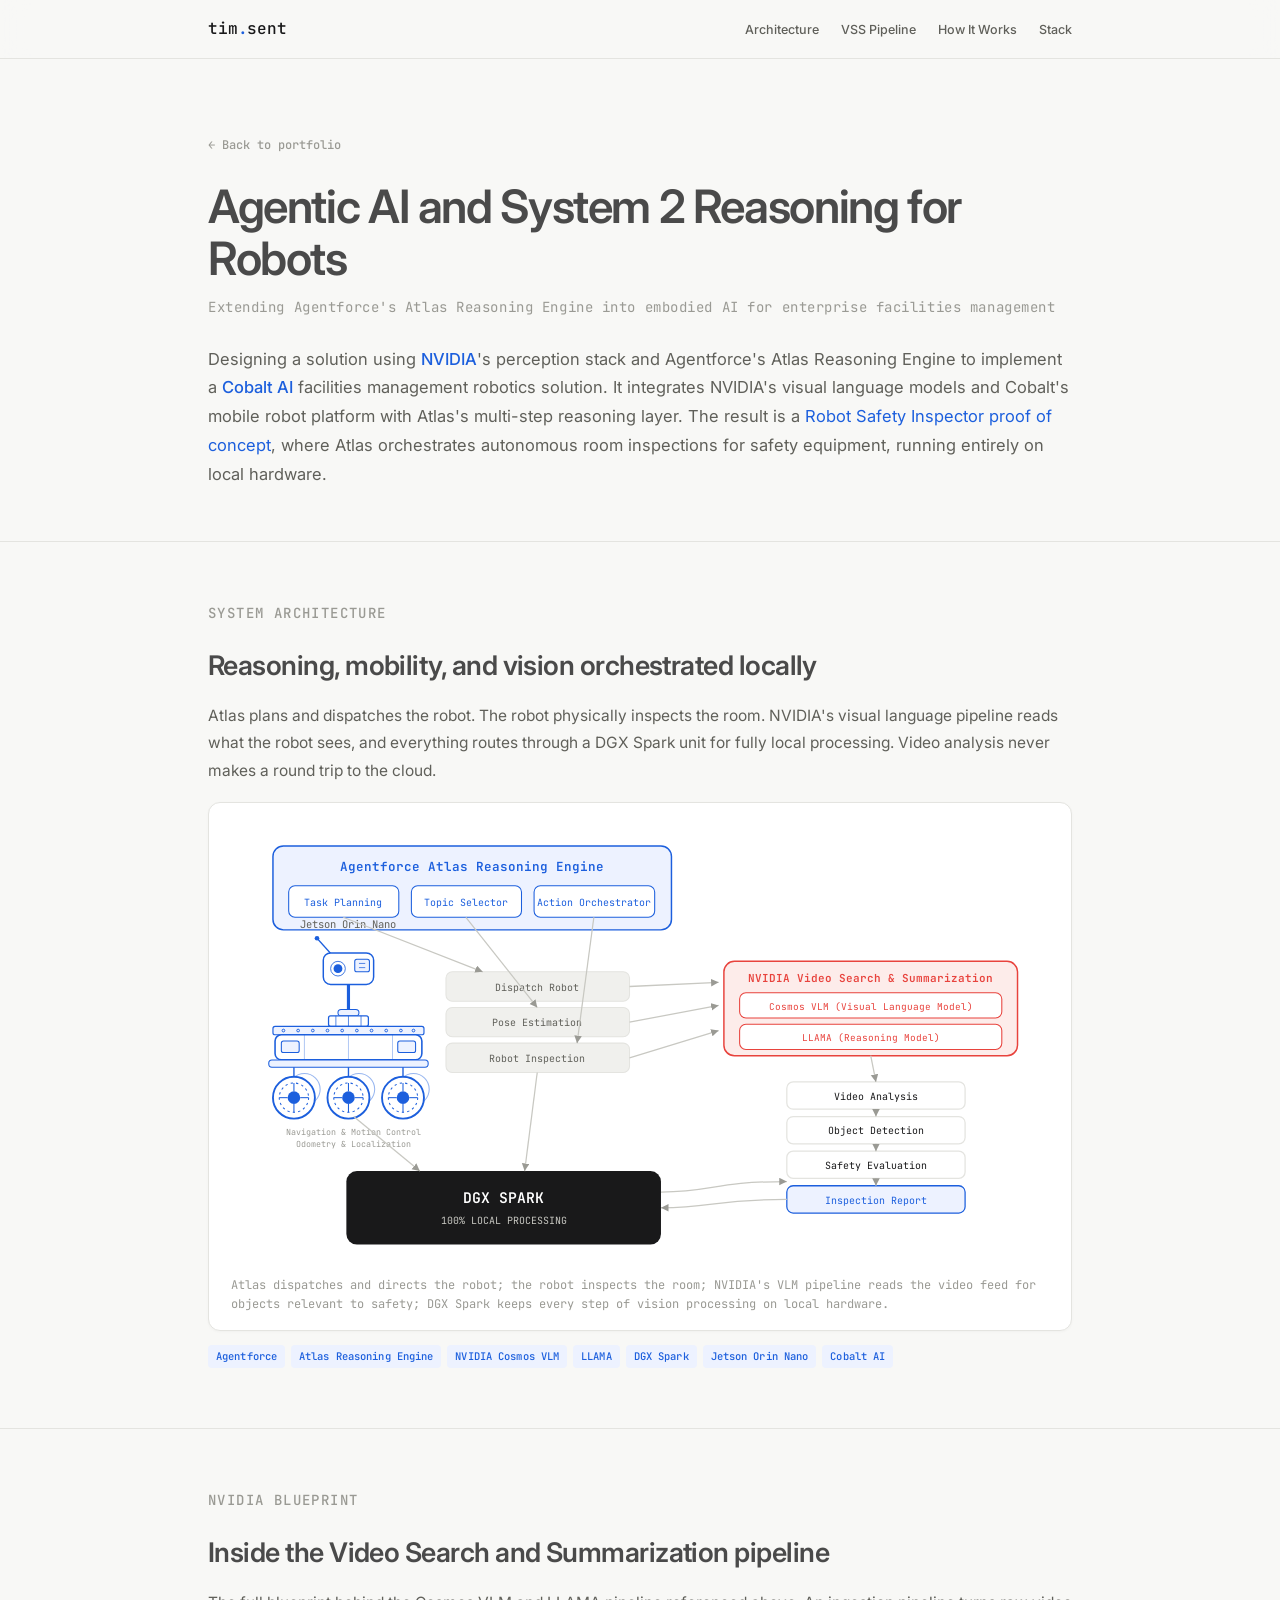
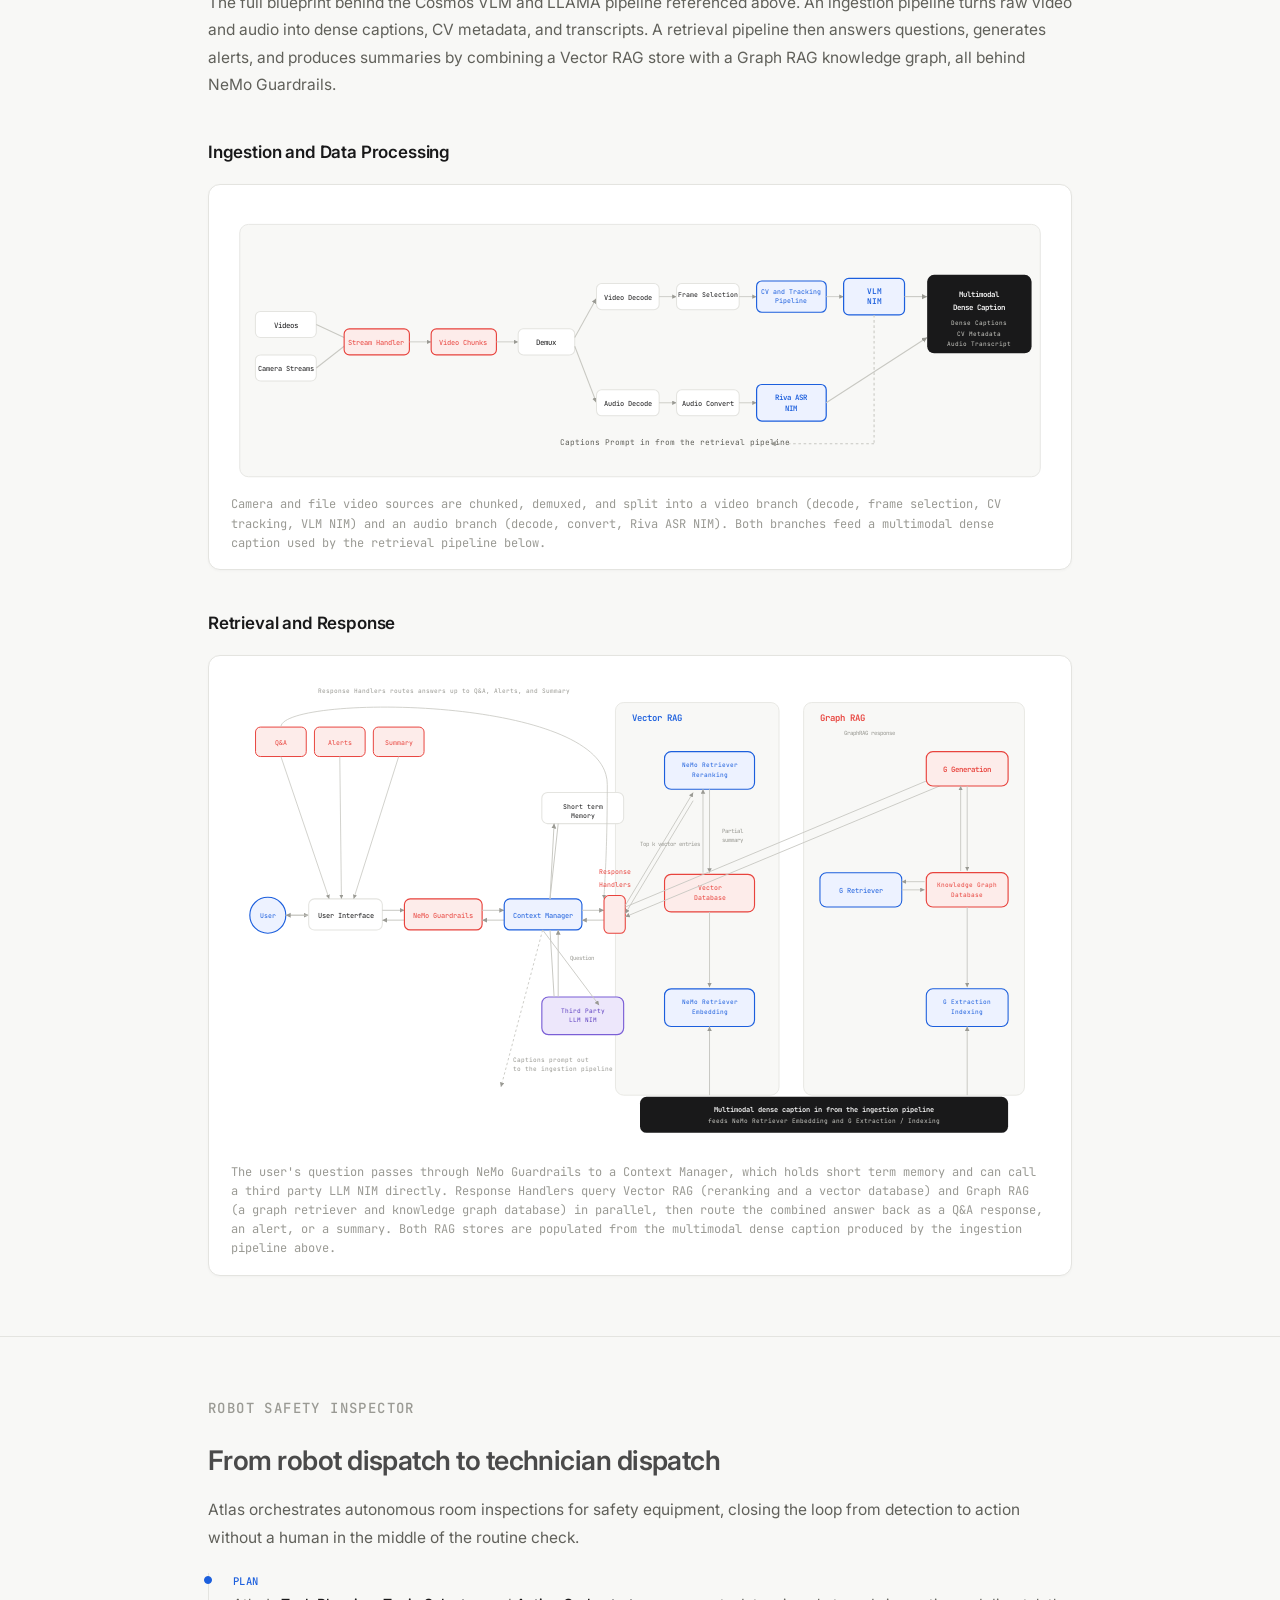
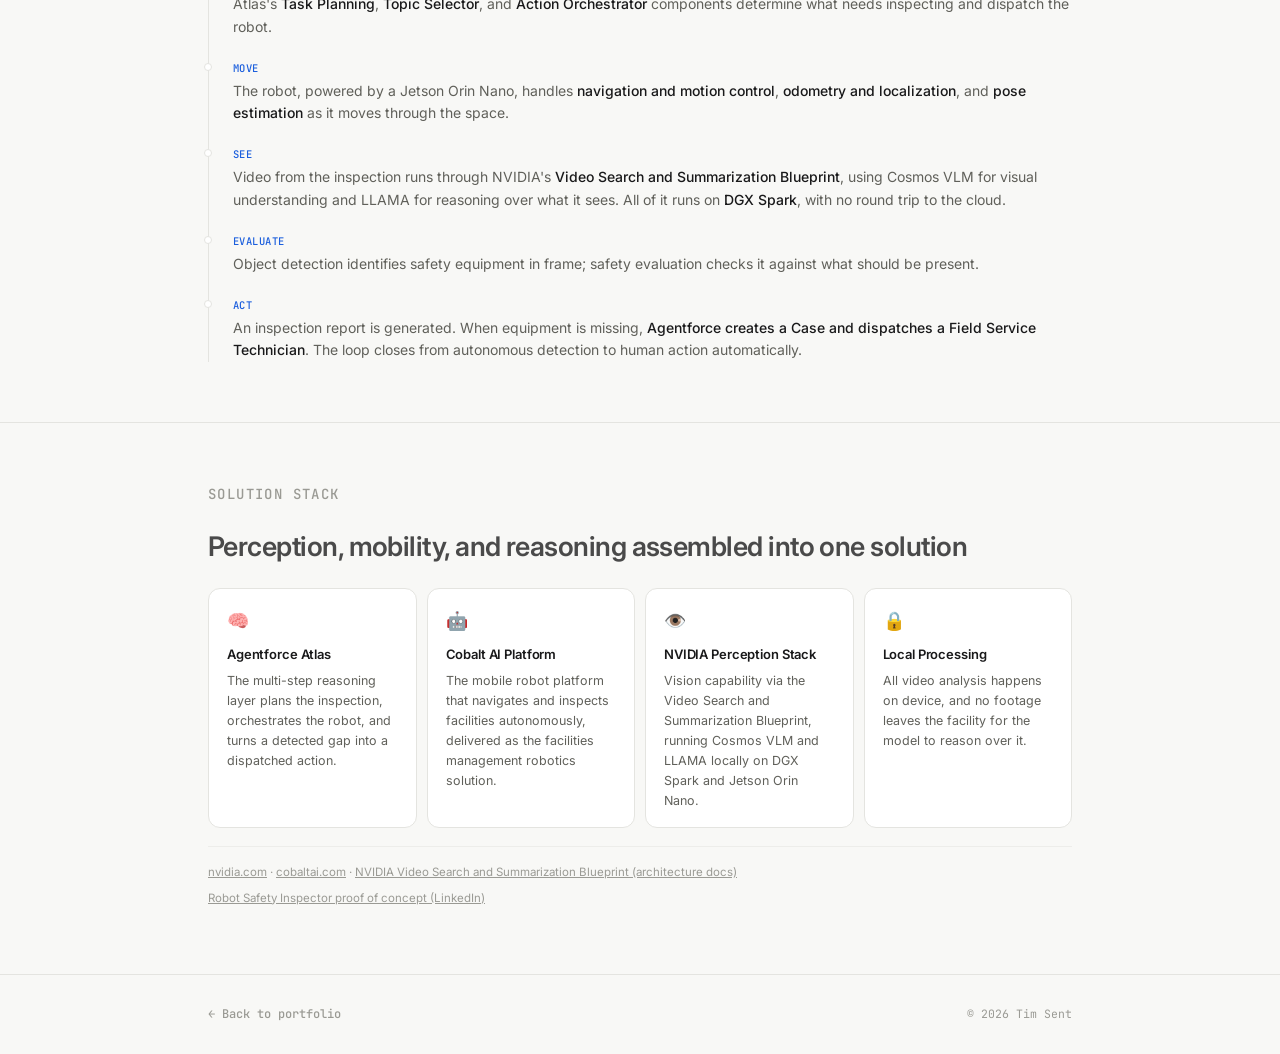
<file: nvidia-cobalt-robotics.html>
<!DOCTYPE html>
<html lang="en">
<head>
  <meta charset="UTF-8" />
  <meta name="viewport" content="width=device-width, initial-scale=1.0" />
  <title>NVIDIA Cobalt Robotics — Tim Sent</title>
  <link rel="icon" href="favicon.svg" type="image/svg+xml" />
  <link rel="icon" href="favicon.ico" sizes="48x48" />
  <link rel="apple-touch-icon" href="apple-touch-icon.png" />
  <link rel="preconnect" href="https://fonts.googleapis.com" />
  <link rel="preconnect" href="https://fonts.gstatic.com" crossorigin />
  <link href="https://fonts.googleapis.com/css2?family=Inter:ital,wght@0,300;0,400;0,500;0,600;1,400&family=JetBrains+Mono:wght@400;500&display=swap" rel="stylesheet" />
  <link rel="stylesheet" href="css/styles.css" />
</head>
<body>

<!-- ── Nav ──────────────────────────────────── -->
<nav>
  <div class="nav-inner wide">
    <a href="index.html" class="nav-brand">tim<em>.</em>sent</a>
    <ul class="nav-links">
      <li><a href="#architecture">Architecture</a></li>
      <li><a href="#vss-pipeline">VSS Pipeline</a></li>
      <li><a href="#how-it-works">How It Works</a></li>
      <li><a href="#partners">Stack</a></li>
    </ul>
  </div>
</nav>

<!-- ── Hero ─────────────────────────────────── -->
<div class="container wide">
  <div class="hero fade">
    <a href="index.html" class="back-link">← Back to portfolio</a>
    <h1>Agentic AI and System 2 Reasoning for Robots</h1>
    <p class="hero-subtitle">Extending Agentforce's Atlas Reasoning Engine into embodied AI for enterprise facilities management</p>
    <p class="hero-desc">
      Designing a solution using <strong><a href="https://www.nvidia.com/en-us/" target="_blank" rel="noopener">NVIDIA</a></strong>'s perception stack and Agentforce's
      Atlas Reasoning Engine to implement a <strong><a href="https://www.cobaltai.com/" target="_blank" rel="noopener">Cobalt AI</a></strong> facilities management robotics solution.
      It integrates NVIDIA's visual language models and Cobalt's mobile robot platform with Atlas's multi-step reasoning layer.
      The result is a <a href="https://www.linkedin.com/posts/timsent_agentforce-ros-vlm-activity-7419283790998630400-pRMv?utm_source=share&amp;utm_medium=member_desktop&amp;rcm=ACoAAAAtLg4BdVdTb622cqxybvzg-hppcj--OuI" target="_blank" rel="noopener">Robot Safety Inspector proof of concept</a>,
      where Atlas orchestrates autonomous room inspections for safety equipment, running entirely on local hardware.
    </p>
  </div>
</div>

<div class="hr"></div>

<!-- ── Architecture ─────────────────────────── -->
<section id="architecture">
  <div class="container wide">
    <p class="sec-eyebrow fade">System Architecture</p>
    <h2 class="sec-title fade">Reasoning, mobility, and vision orchestrated locally</h2>
    <div class="sec-body fade">
      <p>Atlas plans and dispatches the robot. The robot physically inspects the room. NVIDIA's visual language pipeline reads what the robot sees, and everything routes through a DGX Spark unit for fully local processing. Video analysis never makes a round trip to the cloud.</p>
    </div>

    <div class="diagram-card fade">
      <svg viewBox="0 0 780 420" xmlns="http://www.w3.org/2000/svg">
        <defs>
          <marker id="arrowCB" markerWidth="8" markerHeight="8" refX="6" refY="3" orient="auto">
            <path d="M0,0 L6,3 L0,6 Z" fill="#9a9a94" />
          </marker>
        </defs>

        <!-- Atlas Reasoning Engine -->
        <rect x="40" y="20" width="380" height="80" rx="10" fill="#edf2ff" stroke="#1c5fdd" stroke-width="1.4"/>
        <text x="230" y="44" text-anchor="middle" font-family="JetBrains Mono, monospace" font-size="12" font-weight="600" fill="#1c5fdd">Agentforce Atlas Reasoning Engine</text>
        <rect x="55" y="58" width="105" height="30" rx="6" fill="#ffffff" stroke="#1c5fdd" stroke-width="1"/>
        <text x="107" y="77" text-anchor="middle" font-family="JetBrains Mono, monospace" font-size="9.5" fill="#1c5fdd">Task Planning</text>
        <rect x="172" y="58" width="105" height="30" rx="6" fill="#ffffff" stroke="#1c5fdd" stroke-width="1"/>
        <text x="224" y="77" text-anchor="middle" font-family="JetBrains Mono, monospace" font-size="9.5" fill="#1c5fdd">Topic Selector</text>
        <rect x="289" y="58" width="115" height="30" rx="6" fill="#ffffff" stroke="#1c5fdd" stroke-width="1"/>
        <text x="346" y="77" text-anchor="middle" font-family="JetBrains Mono, monospace" font-size="9.5" fill="#1c5fdd">Action Orchestrator</text>

        <!-- Mobile robot illustration (high fidelity) -->
        <text x="112" y="98" text-anchor="middle" font-family="JetBrains Mono, monospace" font-size="10" fill="#60605a">Jetson Orin Nano</text>

        <!-- antenna -->
        <line x1="100" y1="128" x2="82" y2="108" stroke="#1c5fdd" stroke-width="1.2"/>
        <circle cx="82" cy="108" r="2.2" fill="#1c5fdd"/>

        <!-- sensor turret -->
        <rect x="88" y="122" width="48" height="30" rx="7" fill="#ffffff" stroke="#1c5fdd" stroke-width="1.4"/>
        <circle cx="102" cy="137" r="4.2" fill="#1c5fdd"/>
        <circle cx="102" cy="137" r="7" fill="none" stroke="#1c5fdd" stroke-width="0.8"/>
        <rect x="118" y="128" width="14" height="12" rx="2" fill="#edf2ff" stroke="#1c5fdd" stroke-width="1"/>
        <line x1="122" y1="132" x2="128" y2="132" stroke="#1c5fdd" stroke-width="0.7"/>
        <line x1="122" y1="136" x2="128" y2="136" stroke="#1c5fdd" stroke-width="0.7"/>

        <!-- mast + collar -->
        <line x1="112" y1="152" x2="112" y2="178" stroke="#1c5fdd" stroke-width="3"/>
        <rect x="102" y="176" width="20" height="6" rx="3" fill="#edf2ff" stroke="#1c5fdd" stroke-width="1"/>

        <!-- raised sensor deck -->
        <rect x="93" y="182" width="38" height="10" rx="2" fill="#ffffff" stroke="#1c5fdd" stroke-width="1.2"/>
        <line x1="100" y1="182" x2="100" y2="192" stroke="#1c5fdd" stroke-width="0.7"/>
        <line x1="112" y1="182" x2="112" y2="192" stroke="#1c5fdd" stroke-width="0.7"/>
        <line x1="124" y1="182" x2="124" y2="192" stroke="#1c5fdd" stroke-width="0.7"/>

        <!-- chassis top cap with mounting bolts -->
        <rect x="40" y="192" width="144" height="8" rx="2" fill="#edf2ff" stroke="#1c5fdd" stroke-width="1.1"/>
        <g fill="none" stroke="#1c5fdd" stroke-width="0.9">
          <circle cx="50" cy="196" r="1.3"/><circle cx="64" cy="196" r="1.3"/><circle cx="78" cy="196" r="1.3"/>
          <circle cx="92" cy="196" r="1.3"/><circle cx="106" cy="196" r="1.3"/><circle cx="120" cy="196" r="1.3"/>
          <circle cx="134" cy="196" r="1.3"/><circle cx="148" cy="196" r="1.3"/><circle cx="162" cy="196" r="1.3"/><circle cx="174" cy="196" r="1.3"/>
        </g>

        <!-- main chassis slab -->
        <rect x="42" y="200" width="140" height="24" rx="6" fill="#ffffff" stroke="#1c5fdd" stroke-width="1.5"/>
        <rect x="48" y="206" width="17" height="11" rx="2" fill="#edf2ff" stroke="#1c5fdd" stroke-width="1"/>
        <rect x="159" y="206" width="17" height="11" rx="2" fill="#edf2ff" stroke="#1c5fdd" stroke-width="1"/>
        <line x1="70" y1="200" x2="70" y2="224" stroke="#1c5fdd" stroke-width="0.6" opacity="0.55"/>
        <line x1="112" y1="200" x2="112" y2="224" stroke="#1c5fdd" stroke-width="0.6" opacity="0.55"/>
        <line x1="154" y1="200" x2="154" y2="224" stroke="#1c5fdd" stroke-width="0.6" opacity="0.55"/>

        <!-- lower skirt / fender lip -->
        <rect x="36" y="224" width="152" height="7" rx="3" fill="#edf2ff" stroke="#1c5fdd" stroke-width="1"/>

        <!-- wheels (3 axles, each with a suspension strut + a pseudo-depth far wheel) -->
        <g>
          <line x1="60" y1="231" x2="60" y2="240" stroke="#1c5fdd" stroke-width="1.3"/>
          <circle cx="70" cy="252" r="15" fill="#ffffff" stroke="#1c5fdd" stroke-width="1" opacity="0.45"/>
          <circle cx="60" cy="260" r="20" fill="#ffffff" stroke="#1c5fdd" stroke-width="1.8"/>
          <circle cx="60" cy="260" r="14" fill="none" stroke="#1c5fdd" stroke-width="1" stroke-dasharray="2.2,3"/>
          <circle cx="60" cy="260" r="6" fill="#1c5fdd"/>
          <line x1="60" y1="246" x2="60" y2="254" stroke="#1c5fdd" stroke-width="1"/>
          <line x1="60" y1="266" x2="60" y2="274" stroke="#1c5fdd" stroke-width="1"/>
          <line x1="46" y1="260" x2="54" y2="260" stroke="#1c5fdd" stroke-width="1"/>
          <line x1="66" y1="260" x2="74" y2="260" stroke="#1c5fdd" stroke-width="1"/>
        </g>
        <g>
          <line x1="112" y1="231" x2="112" y2="240" stroke="#1c5fdd" stroke-width="1.3"/>
          <circle cx="122" cy="252" r="15" fill="#ffffff" stroke="#1c5fdd" stroke-width="1" opacity="0.45"/>
          <circle cx="112" cy="260" r="20" fill="#ffffff" stroke="#1c5fdd" stroke-width="1.8"/>
          <circle cx="112" cy="260" r="14" fill="none" stroke="#1c5fdd" stroke-width="1" stroke-dasharray="2.2,3"/>
          <circle cx="112" cy="260" r="6" fill="#1c5fdd"/>
          <line x1="112" y1="246" x2="112" y2="254" stroke="#1c5fdd" stroke-width="1"/>
          <line x1="112" y1="266" x2="112" y2="274" stroke="#1c5fdd" stroke-width="1"/>
          <line x1="98" y1="260" x2="106" y2="260" stroke="#1c5fdd" stroke-width="1"/>
          <line x1="118" y1="260" x2="126" y2="260" stroke="#1c5fdd" stroke-width="1"/>
        </g>
        <g>
          <line x1="164" y1="231" x2="164" y2="240" stroke="#1c5fdd" stroke-width="1.3"/>
          <circle cx="174" cy="252" r="15" fill="#ffffff" stroke="#1c5fdd" stroke-width="1" opacity="0.45"/>
          <circle cx="164" cy="260" r="20" fill="#ffffff" stroke="#1c5fdd" stroke-width="1.8"/>
          <circle cx="164" cy="260" r="14" fill="none" stroke="#1c5fdd" stroke-width="1" stroke-dasharray="2.2,3"/>
          <circle cx="164" cy="260" r="6" fill="#1c5fdd"/>
          <line x1="164" y1="246" x2="164" y2="254" stroke="#1c5fdd" stroke-width="1"/>
          <line x1="164" y1="266" x2="164" y2="274" stroke="#1c5fdd" stroke-width="1"/>
          <line x1="150" y1="260" x2="158" y2="260" stroke="#1c5fdd" stroke-width="1"/>
          <line x1="170" y1="260" x2="178" y2="260" stroke="#1c5fdd" stroke-width="1"/>
        </g>

        <text x="117" y="296" text-anchor="middle" font-family="JetBrains Mono, monospace" font-size="8" fill="#9a9a94">Navigation &amp; Motion Control</text>
        <text x="117" y="307" text-anchor="middle" font-family="JetBrains Mono, monospace" font-size="8" fill="#9a9a94">Odometry &amp; Localization</text>

        <!-- Action stack (right of robot) -->
        <rect x="205" y="140" width="175" height="28" rx="6" fill="#f0f0ed" stroke="#e4e4e0" stroke-width="1"/>
        <text x="292" y="158" text-anchor="middle" font-family="JetBrains Mono, monospace" font-size="9.5" fill="#60605a">Dispatch Robot</text>
        <rect x="205" y="174" width="175" height="28" rx="6" fill="#f0f0ed" stroke="#e4e4e0" stroke-width="1"/>
        <text x="292" y="192" text-anchor="middle" font-family="JetBrains Mono, monospace" font-size="9.5" fill="#60605a">Pose Estimation</text>
        <rect x="205" y="208" width="175" height="28" rx="6" fill="#f0f0ed" stroke="#e4e4e0" stroke-width="1"/>
        <text x="292" y="226" text-anchor="middle" font-family="JetBrains Mono, monospace" font-size="9.5" fill="#60605a">Robot Inspection</text>

        <line x1="107" y1="88" x2="240" y2="140" stroke="#c8c8c2" stroke-width="1.2" marker-end="url(#arrowCB)"/>
        <line x1="224" y1="88" x2="292" y2="174" stroke="#c8c8c2" stroke-width="1.2" marker-end="url(#arrowCB)"/>
        <line x1="346" y1="88" x2="330" y2="208" stroke="#c8c8c2" stroke-width="1.2" marker-end="url(#arrowCB)"/>

        <!-- NVIDIA VSS block -->
        <rect x="470" y="130" width="280" height="90" rx="10" fill="#fdecea" stroke="#e8433d" stroke-width="1.4"/>
        <text x="610" y="150" text-anchor="middle" font-family="JetBrains Mono, monospace" font-size="10.5" font-weight="600" fill="#e8433d">NVIDIA Video Search &amp; Summarization</text>
        <rect x="485" y="160" width="250" height="24" rx="6" fill="#ffffff" stroke="#e8433d" stroke-width="1"/>
        <text x="610" y="176" text-anchor="middle" font-family="JetBrains Mono, monospace" font-size="9" fill="#e8433d">Cosmos VLM (Visual Language Model)</text>
        <rect x="485" y="190" width="250" height="24" rx="6" fill="#ffffff" stroke="#e8433d" stroke-width="1"/>
        <text x="610" y="206" text-anchor="middle" font-family="JetBrains Mono, monospace" font-size="9" fill="#e8433d">LLAMA (Reasoning Model)</text>

        <line x1="380" y1="154" x2="465" y2="150" stroke="#c8c8c2" stroke-width="1.2" marker-end="url(#arrowCB)"/>
        <line x1="380" y1="188" x2="465" y2="172" stroke="#c8c8c2" stroke-width="1.2" marker-end="url(#arrowCB)"/>
        <line x1="380" y1="222" x2="465" y2="196" stroke="#c8c8c2" stroke-width="1.2" marker-end="url(#arrowCB)"/>

        <!-- Downstream pipeline -->
        <rect x="530" y="245" width="170" height="26" rx="6" fill="#ffffff" stroke="#e4e4e0" stroke-width="1.2"/>
        <text x="615" y="262" text-anchor="middle" font-family="JetBrains Mono, monospace" font-size="9.5" fill="#19191a">Video Analysis</text>
        <rect x="530" y="278" width="170" height="26" rx="6" fill="#ffffff" stroke="#e4e4e0" stroke-width="1.2"/>
        <text x="615" y="295" text-anchor="middle" font-family="JetBrains Mono, monospace" font-size="9.5" fill="#19191a">Object Detection</text>
        <rect x="530" y="311" width="170" height="26" rx="6" fill="#ffffff" stroke="#e4e4e0" stroke-width="1.2"/>
        <text x="615" y="328" text-anchor="middle" font-family="JetBrains Mono, monospace" font-size="9.5" fill="#19191a">Safety Evaluation</text>
        <rect x="530" y="344" width="170" height="26" rx="6" fill="#edf2ff" stroke="#1c5fdd" stroke-width="1.2"/>
        <text x="615" y="361" text-anchor="middle" font-family="JetBrains Mono, monospace" font-size="9.5" fill="#1c5fdd">Inspection Report</text>

        <line x1="610" y1="220" x2="615" y2="245" stroke="#c8c8c2" stroke-width="1.2" marker-end="url(#arrowCB)"/>
        <line x1="615" y1="271" x2="615" y2="278" stroke="#c8c8c2" stroke-width="1.2" marker-end="url(#arrowCB)"/>
        <line x1="615" y1="304" x2="615" y2="311" stroke="#c8c8c2" stroke-width="1.2" marker-end="url(#arrowCB)"/>
        <line x1="615" y1="337" x2="615" y2="344" stroke="#c8c8c2" stroke-width="1.2" marker-end="url(#arrowCB)"/>

        <!-- DGX Spark hub -->
        <rect x="110" y="330" width="300" height="70" rx="10" fill="#19191a"/>
        <text x="260" y="360" text-anchor="middle" font-family="JetBrains Mono, monospace" font-size="14" font-weight="600" fill="#ffffff">DGX SPARK</text>
        <text x="260" y="380" text-anchor="middle" font-family="JetBrains Mono, monospace" font-size="9.5" fill="#c8c8c2">100% LOCAL PROCESSING</text>

        <line x1="117" y1="278" x2="180" y2="330" stroke="#c8c8c2" stroke-width="1.2" marker-end="url(#arrowCB)"/>
        <line x1="292" y1="236" x2="280" y2="330" stroke="#c8c8c2" stroke-width="1.2" marker-end="url(#arrowCB)"/>
        <path d="M 530 357 C 460 357, 460 365, 410 365" fill="none" stroke="#c8c8c2" stroke-width="1.2" marker-end="url(#arrowCB)"/>
        <path d="M 410 350 C 460 350, 460 340, 530 340" fill="none" stroke="#c8c8c2" stroke-width="1.2" marker-end="url(#arrowCB)"/>
      </svg>
      <p class="diagram-caption">Atlas dispatches and directs the robot; the robot inspects the room; NVIDIA's VLM pipeline reads the video feed for objects relevant to safety; DGX Spark keeps every step of vision processing on local hardware.</p>
    </div>

    <div class="tags fade">
      <span class="tag">Agentforce</span>
      <span class="tag">Atlas Reasoning Engine</span>
      <span class="tag">NVIDIA Cosmos VLM</span>
      <span class="tag">LLAMA</span>
      <span class="tag">DGX Spark</span>
      <span class="tag">Jetson Orin Nano</span>
      <span class="tag">Cobalt AI</span>
    </div>
  </div>
</section>

<div class="hr"></div>

<!-- ── VSS Pipeline ─────────────────────────── -->
<section id="vss-pipeline">
  <div class="container wide">
    <p class="sec-eyebrow fade">NVIDIA Blueprint</p>
    <h2 class="sec-title fade">Inside the Video Search and Summarization pipeline</h2>
    <div class="sec-body fade">
      <p>The full blueprint behind the Cosmos VLM and LLAMA pipeline referenced above. An ingestion pipeline turns raw video and audio into dense captions, CV metadata, and transcripts. A retrieval pipeline then answers questions, generates alerts, and produces summaries by combining a Vector RAG store with a Graph RAG knowledge graph, all behind NeMo Guardrails.</p>
    </div>

    <div class="subsection fade">
      <h3 class="subsection-title">Ingestion and Data Processing</h3>
      <div class="diagram-card">
        <svg viewBox="0 0 940 320" xmlns="http://www.w3.org/2000/svg">
          <defs>
            <marker id="arrowV" markerWidth="7" markerHeight="7" refX="5" refY="2.5" orient="auto"><path d="M0,0 L5,2.5 L0,5 Z" fill="#9a9a94"/></marker>
          </defs>
          <rect x="10" y="20" width="920" height="290" rx="10" fill="#f8f8f6" stroke="#e4e4e0" stroke-width="1"/>

          <!-- sources -->
          <rect x="28" y="120" width="70" height="30" rx="6" fill="#ffffff" stroke="#e4e4e0" stroke-width="1.2"/>
          <text x="63" y="139" text-anchor="middle" font-family="JetBrains Mono, monospace" font-size="8.5" fill="#19191a">Videos</text>
          <rect x="28" y="170" width="70" height="30" rx="6" fill="#ffffff" stroke="#e4e4e0" stroke-width="1.2"/>
          <text x="63" y="189" text-anchor="middle" font-family="JetBrains Mono, monospace" font-size="8" fill="#19191a">Camera Streams</text>

          <line x1="98" y1="135" x2="130" y2="150" stroke="#c8c8c2" stroke-width="1.2"/>
          <line x1="98" y1="185" x2="130" y2="160" stroke="#c8c8c2" stroke-width="1.2"/>

          <!-- ingestion row -->
          <rect x="130" y="140" width="75" height="30" rx="6" fill="#fdecea" stroke="#e8433d" stroke-width="1.3"/>
          <text x="167" y="159" text-anchor="middle" font-family="JetBrains Mono, monospace" font-size="8" fill="#e8433d">Stream Handler</text>
          <line x1="205" y1="155" x2="230" y2="155" stroke="#c8c8c2" marker-end="url(#arrowV)"/>

          <rect x="230" y="140" width="75" height="30" rx="6" fill="#fdecea" stroke="#e8433d" stroke-width="1.3"/>
          <text x="267" y="159" text-anchor="middle" font-family="JetBrains Mono, monospace" font-size="8" fill="#e8433d">Video Chunks</text>
          <line x1="305" y1="155" x2="330" y2="155" stroke="#c8c8c2" marker-end="url(#arrowV)"/>

          <rect x="330" y="140" width="65" height="30" rx="6" fill="#ffffff" stroke="#e4e4e0" stroke-width="1.2"/>
          <text x="362" y="159" text-anchor="middle" font-family="JetBrains Mono, monospace" font-size="8.5" fill="#19191a">Demux</text>

          <!-- split to video/audio -->
          <line x1="395" y1="150" x2="420" y2="105" stroke="#c8c8c2" stroke-width="1.2" marker-end="url(#arrowV)"/>
          <line x1="395" y1="160" x2="420" y2="225" stroke="#c8c8c2" stroke-width="1.2" marker-end="url(#arrowV)"/>

          <!-- video path -->
          <rect x="420" y="88" width="72" height="30" rx="6" fill="#ffffff" stroke="#e4e4e0" stroke-width="1.2"/>
          <text x="456" y="107" text-anchor="middle" font-family="JetBrains Mono, monospace" font-size="8" fill="#19191a">Video Decode</text>
          <line x1="492" y1="103" x2="512" y2="103" stroke="#c8c8c2" marker-end="url(#arrowV)"/>

          <rect x="512" y="88" width="72" height="30" rx="6" fill="#ffffff" stroke="#e4e4e0" stroke-width="1.2"/>
          <text x="548" y="103" text-anchor="middle" font-family="JetBrains Mono, monospace" font-size="7.5" fill="#19191a">Frame Selection</text>
          <text x="548" y="112" text-anchor="middle" font-family="JetBrains Mono, monospace" font-size="6.5" fill="#9a9a94"> </text>
          <line x1="584" y1="103" x2="604" y2="103" stroke="#c8c8c2" marker-end="url(#arrowV)"/>

          <rect x="604" y="85" width="80" height="36" rx="6" fill="#edf2ff" stroke="#1c5fdd" stroke-width="1.3"/>
          <text x="644" y="100" text-anchor="middle" font-family="JetBrains Mono, monospace" font-size="7.5" fill="#1c5fdd">CV and Tracking</text>
          <text x="644" y="110" text-anchor="middle" font-family="JetBrains Mono, monospace" font-size="7.5" fill="#1c5fdd">Pipeline</text>
          <line x1="684" y1="103" x2="704" y2="103" stroke="#c8c8c2" marker-end="url(#arrowV)"/>

          <rect x="704" y="82" width="70" height="42" rx="6" fill="#edf2ff" stroke="#1c5fdd" stroke-width="1.4"/>
          <text x="739" y="100" text-anchor="middle" font-family="JetBrains Mono, monospace" font-size="9" font-weight="600" fill="#1c5fdd">VLM</text>
          <text x="739" y="112" text-anchor="middle" font-family="JetBrains Mono, monospace" font-size="9" font-weight="600" fill="#1c5fdd">NIM</text>

          <!-- audio path -->
          <rect x="420" y="210" width="72" height="30" rx="6" fill="#ffffff" stroke="#e4e4e0" stroke-width="1.2"/>
          <text x="456" y="229" text-anchor="middle" font-family="JetBrains Mono, monospace" font-size="8" fill="#19191a">Audio Decode</text>
          <line x1="492" y1="225" x2="512" y2="225" stroke="#c8c8c2" marker-end="url(#arrowV)"/>

          <rect x="512" y="210" width="72" height="30" rx="6" fill="#ffffff" stroke="#e4e4e0" stroke-width="1.2"/>
          <text x="548" y="229" text-anchor="middle" font-family="JetBrains Mono, monospace" font-size="8" fill="#19191a">Audio Convert</text>
          <line x1="584" y1="225" x2="604" y2="225" stroke="#c8c8c2" marker-end="url(#arrowV)"/>

          <rect x="604" y="204" width="80" height="42" rx="6" fill="#edf2ff" stroke="#1c5fdd" stroke-width="1.4"/>
          <text x="644" y="222" text-anchor="middle" font-family="JetBrains Mono, monospace" font-size="8.5" font-weight="600" fill="#1c5fdd">Riva ASR</text>
          <text x="644" y="234" text-anchor="middle" font-family="JetBrains Mono, monospace" font-size="8.5" font-weight="600" fill="#1c5fdd">NIM</text>

          <!-- outputs merge -->
          <line x1="774" y1="103" x2="800" y2="103" stroke="#c8c8c2" stroke-width="1.2" marker-end="url(#arrowV)"/>
          <line x1="684" y1="225" x2="800" y2="150" stroke="#c8c8c2" stroke-width="1.2" marker-end="url(#arrowV)"/>

          <rect x="800" y="78" width="120" height="90" rx="8" fill="#19191a"/>
          <text x="860" y="104" text-anchor="middle" font-family="JetBrains Mono, monospace" font-size="8.5" font-weight="600" fill="#ffffff">Multimodal</text>
          <text x="860" y="118" text-anchor="middle" font-family="JetBrains Mono, monospace" font-size="8.5" font-weight="600" fill="#ffffff">Dense Caption</text>
          <text x="860" y="136" text-anchor="middle" font-family="JetBrains Mono, monospace" font-size="7" fill="#c8c8c2">Dense Captions</text>
          <text x="860" y="148" text-anchor="middle" font-family="JetBrains Mono, monospace" font-size="7" fill="#c8c8c2">CV Metadata</text>
          <text x="860" y="160" text-anchor="middle" font-family="JetBrains Mono, monospace" font-size="7" fill="#c8c8c2">Audio Transcript</text>

          <text x="510" y="273" text-anchor="middle" font-family="JetBrains Mono, monospace" font-size="9" fill="#60605a">Captions Prompt in from the retrieval pipeline</text>
          <line x1="739" y1="124" x2="739" y2="272" stroke="#c8c8c2" stroke-width="1.2" stroke-dasharray="3,3"/>
          <line x1="739" y1="272" x2="620" y2="272" stroke="#c8c8c2" stroke-width="1.2" stroke-dasharray="3,3" marker-end="url(#arrowV)"/>
        </svg>
        <p class="diagram-caption">Camera and file video sources are chunked, demuxed, and split into a video branch (decode, frame selection, CV tracking, VLM NIM) and an audio branch (decode, convert, Riva ASR NIM). Both branches feed a multimodal dense caption used by the retrieval pipeline below.</p>
      </div>
    </div>

    <div class="subsection fade">
      <h3 class="subsection-title">Retrieval and Response</h3>
      <div class="diagram-card">
        <svg viewBox="0 0 1000 580" xmlns="http://www.w3.org/2000/svg">
          <defs>
            <marker id="arrowV2" markerWidth="7" markerHeight="7" refX="5" refY="2.5" orient="auto"><path d="M0,0 L5,2.5 L0,5 Z" fill="#9a9a94"/></marker>
          </defs>

          <!-- Vector RAG panel -->
          <rect x="470" y="30" width="200" height="480" rx="10" fill="#f8f8f6" stroke="#e4e4e0" stroke-width="1"/>
          <text x="490" y="52" font-family="JetBrains Mono, monospace" font-size="11" font-weight="600" fill="#1c5fdd">Vector RAG</text>

          <!-- Graph RAG panel -->
          <rect x="700" y="30" width="270" height="480" rx="10" fill="#f8f8f6" stroke="#e4e4e0" stroke-width="1"/>
          <text x="720" y="52" font-family="JetBrains Mono, monospace" font-size="11" font-weight="600" fill="#e8433d">Graph RAG</text>

          <!-- User chain -->
          <circle cx="45" cy="290" r="22" fill="#edf2ff" stroke="#1c5fdd" stroke-width="1.4"/>
          <text x="45" y="294" text-anchor="middle" font-family="JetBrains Mono, monospace" font-size="8" fill="#1c5fdd">User</text>
          <line x1="67" y1="290" x2="95" y2="290" stroke="#c8c8c2" stroke-width="1.2" marker-end="url(#arrowV2)"/>
          <line x1="95" y1="290" x2="67" y2="290" stroke="#c8c8c2" stroke-width="1.2" marker-end="url(#arrowV2)"/>

          <rect x="95" y="270" width="90" height="38" rx="7" fill="#ffffff" stroke="#e4e4e0" stroke-width="1.3"/>
          <text x="140" y="293" text-anchor="middle" font-family="JetBrains Mono, monospace" font-size="8.5" fill="#19191a">User Interface</text>
          <line x1="185" y1="284" x2="212" y2="284" stroke="#c8c8c2" stroke-width="1.2" marker-end="url(#arrowV2)"/>
          <line x1="212" y1="296" x2="185" y2="296" stroke="#c8c8c2" stroke-width="1.2" marker-end="url(#arrowV2)"/>

          <rect x="212" y="270" width="95" height="38" rx="7" fill="#fdecea" stroke="#e8433d" stroke-width="1.4"/>
          <text x="259" y="293" text-anchor="middle" font-family="JetBrains Mono, monospace" font-size="8.5" fill="#e8433d">NeMo Guardrails</text>
          <line x1="307" y1="284" x2="334" y2="284" stroke="#c8c8c2" stroke-width="1.2" marker-end="url(#arrowV2)"/>
          <line x1="334" y1="296" x2="307" y2="296" stroke="#c8c8c2" stroke-width="1.2" marker-end="url(#arrowV2)"/>

          <rect x="334" y="270" width="95" height="38" rx="7" fill="#edf2ff" stroke="#1c5fdd" stroke-width="1.4"/>
          <text x="381" y="293" text-anchor="middle" font-family="JetBrains Mono, monospace" font-size="8.5" fill="#1c5fdd">Context Manager</text>
          <line x1="429" y1="284" x2="456" y2="284" stroke="#c8c8c2" stroke-width="1.2" marker-end="url(#arrowV2)"/>
          <line x1="456" y1="296" x2="429" y2="296" stroke="#c8c8c2" stroke-width="1.2" marker-end="url(#arrowV2)"/>

          <rect x="380" y="140" width="100" height="38" rx="7" fill="#ffffff" stroke="#e4e4e0" stroke-width="1.3"/>
          <text x="430" y="160" text-anchor="middle" font-family="JetBrains Mono, monospace" font-size="8" fill="#19191a">Short term</text>
          <text x="430" y="171" text-anchor="middle" font-family="JetBrains Mono, monospace" font-size="8" fill="#19191a">Memory</text>
          <line x1="400" y1="178" x2="390" y2="270" stroke="#c8c8c2" stroke-width="1.2"/>
          <line x1="390" y1="270" x2="395" y2="178" stroke="#c8c8c2" stroke-width="1.2" marker-end="url(#arrowV2)"/>

          <rect x="380" y="390" width="100" height="46" rx="8" fill="#ede7fb" stroke="#7b5fd6" stroke-width="1.4"/>
          <text x="430" y="409" text-anchor="middle" font-family="JetBrains Mono, monospace" font-size="7.5" fill="#5d3fc0">Third Party</text>
          <text x="430" y="421" text-anchor="middle" font-family="JetBrains Mono, monospace" font-size="7.5" fill="#5d3fc0">LLM NIM</text>
          <line x1="390" y1="308" x2="395" y2="390" stroke="#c8c8c2" stroke-width="1.2"/>
          <line x1="400" y1="390" x2="400" y2="308" stroke="#c8c8c2" stroke-width="1.2" marker-end="url(#arrowV2)"/>

          <!-- Q&A / Alerts / Summary -->
          <rect x="30" y="60" width="62" height="36" rx="6" fill="#fdecea" stroke="#e8433d" stroke-width="1.2"/>
          <text x="61" y="82" text-anchor="middle" font-family="JetBrains Mono, monospace" font-size="8" fill="#e8433d">Q&amp;A</text>
          <rect x="102" y="60" width="62" height="36" rx="6" fill="#fdecea" stroke="#e8433d" stroke-width="1.2"/>
          <text x="133" y="82" text-anchor="middle" font-family="JetBrains Mono, monospace" font-size="8" fill="#e8433d">Alerts</text>
          <rect x="174" y="60" width="62" height="36" rx="6" fill="#fdecea" stroke="#e8433d" stroke-width="1.2"/>
          <text x="205" y="82" text-anchor="middle" font-family="JetBrains Mono, monospace" font-size="8" fill="#e8433d">Summary</text>
          <line x1="61" y1="96" x2="120" y2="270" stroke="#c8c8c2" stroke-width="1" marker-end="url(#arrowV2)"/>
          <line x1="133" y1="96" x2="135" y2="270" stroke="#c8c8c2" stroke-width="1" marker-end="url(#arrowV2)"/>
          <line x1="205" y1="96" x2="150" y2="270" stroke="#c8c8c2" stroke-width="1" marker-end="url(#arrowV2)"/>
          <path d="M 61 60 C 61 20, 460 20, 460 130 C 460 220, 456 260, 456 270" fill="none" stroke="#c8c8c2" stroke-width="1" marker-end="url(#arrowV2)"/>
          <text x="260" y="18" text-anchor="middle" font-family="JetBrains Mono, monospace" font-size="7.5" fill="#9a9a94">Response Handlers routes answers up to Q&amp;A, Alerts, and Summary</text>

          <!-- Response Handlers -->
          <rect x="456" y="266" width="26" height="46" rx="6" fill="#fdecea" stroke="#e8433d" stroke-width="1.3"/>
          <text x="469" y="240" text-anchor="middle" font-family="JetBrains Mono, monospace" font-size="8" fill="#e8433d">Response</text>
          <text x="469" y="255" text-anchor="middle" font-family="JetBrains Mono, monospace" font-size="8" fill="#e8433d">Handlers</text>

          <!-- Response Handlers to Vector RAG -->
          <line x1="482" y1="278" x2="565" y2="140" stroke="#c8c8c2" stroke-width="1.1" marker-end="url(#arrowV2)"/>
          <line x1="565" y1="150" x2="482" y2="288" stroke="#c8c8c2" stroke-width="1.1" marker-end="url(#arrowV2)"/>
          <text x="500" y="205" font-family="JetBrains Mono, monospace" font-size="7" fill="#9a9a94">Top k vector entries</text>

          <rect x="530" y="90" width="110" height="46" rx="8" fill="#edf2ff" stroke="#1c5fdd" stroke-width="1.4"/>
          <text x="585" y="109" text-anchor="middle" font-family="JetBrains Mono, monospace" font-size="7.5" fill="#1c5fdd">NeMo Retriever</text>
          <text x="585" y="121" text-anchor="middle" font-family="JetBrains Mono, monospace" font-size="7.5" fill="#1c5fdd">Reranking</text>

          <line x1="585" y1="136" x2="585" y2="238" stroke="#c8c8c2" stroke-width="1.1" marker-end="url(#arrowV2)"/>
          <line x1="577" y1="238" x2="577" y2="136" stroke="#c8c8c2" stroke-width="1.1" marker-end="url(#arrowV2)"/>
          <text x="600" y="190" font-family="JetBrains Mono, monospace" font-size="7" fill="#9a9a94">Partial</text>
          <text x="600" y="200" font-family="JetBrains Mono, monospace" font-size="7" fill="#9a9a94">summary</text>

          <rect x="530" y="240" width="110" height="46" rx="8" fill="#fdecea" stroke="#e8433d" stroke-width="1.4"/>
          <text x="585" y="259" text-anchor="middle" font-family="JetBrains Mono, monospace" font-size="8" fill="#e8433d">Vector</text>
          <text x="585" y="271" text-anchor="middle" font-family="JetBrains Mono, monospace" font-size="8" fill="#e8433d">Database</text>

          <line x1="585" y1="286" x2="585" y2="378" stroke="#c8c8c2" stroke-width="1.1" marker-end="url(#arrowV2)"/>

          <rect x="530" y="380" width="110" height="46" rx="8" fill="#edf2ff" stroke="#1c5fdd" stroke-width="1.4"/>
          <text x="585" y="399" text-anchor="middle" font-family="JetBrains Mono, monospace" font-size="7.5" fill="#1c5fdd">NeMo Retriever</text>
          <text x="585" y="411" text-anchor="middle" font-family="JetBrains Mono, monospace" font-size="7.5" fill="#1c5fdd">Embedding</text>

          <line x1="381" y1="308" x2="450" y2="400" stroke="#c8c8c2" stroke-width="1.1" marker-end="url(#arrowV2)"/>
          <text x="415" y="345" font-family="JetBrains Mono, monospace" font-size="7" fill="#9a9a94">Question</text>

          <line x1="585" y1="510" x2="585" y2="426" stroke="#c8c8c2" stroke-width="1.2" marker-end="url(#arrowV2)"/>

          <!-- Graph RAG internals -->
          <line x1="482" y1="280" x2="900" y2="105" stroke="#c8c8c2" stroke-width="1.1" marker-end="url(#arrowV2)"/>
          <line x1="900" y1="118" x2="482" y2="292" stroke="#c8c8c2" stroke-width="1.1" marker-end="url(#arrowV2)"/>
          <text x="750" y="70" font-family="JetBrains Mono, monospace" font-size="7" fill="#9a9a94">GraphRAG response</text>

          <rect x="850" y="90" width="100" height="42" rx="8" fill="#fdecea" stroke="#e8433d" stroke-width="1.4"/>
          <text x="900" y="115" text-anchor="middle" font-family="JetBrains Mono, monospace" font-size="9" font-weight="600" fill="#e8433d">G Generation</text>

          <line x1="900" y1="132" x2="900" y2="236" stroke="#c8c8c2" stroke-width="1.1" marker-end="url(#arrowV2)"/>
          <line x1="892" y1="236" x2="892" y2="132" stroke="#c8c8c2" stroke-width="1.1" marker-end="url(#arrowV2)"/>

          <rect x="720" y="238" width="100" height="42" rx="8" fill="#edf2ff" stroke="#1c5fdd" stroke-width="1.3"/>
          <text x="770" y="263" text-anchor="middle" font-family="JetBrains Mono, monospace" font-size="8.5" fill="#1c5fdd">G Retriever</text>
          <line x1="820" y1="259" x2="848" y2="259" stroke="#c8c8c2" stroke-width="1.1" marker-end="url(#arrowV2)"/>
          <line x1="848" y1="249" x2="820" y2="249" stroke="#c8c8c2" stroke-width="1.1" marker-end="url(#arrowV2)"/>

          <rect x="850" y="238" width="100" height="42" rx="8" fill="#fdecea" stroke="#e8433d" stroke-width="1.4"/>
          <text x="900" y="256" text-anchor="middle" font-family="JetBrains Mono, monospace" font-size="7.5" fill="#e8433d">Knowledge Graph</text>
          <text x="900" y="268" text-anchor="middle" font-family="JetBrains Mono, monospace" font-size="7.5" fill="#e8433d">Database</text>

          <line x1="900" y1="280" x2="900" y2="378" stroke="#c8c8c2" stroke-width="1.1" marker-end="url(#arrowV2)"/>

          <rect x="850" y="380" width="100" height="46" rx="8" fill="#edf2ff" stroke="#1c5fdd" stroke-width="1.3"/>
          <text x="900" y="399" text-anchor="middle" font-family="JetBrains Mono, monospace" font-size="7.5" fill="#1c5fdd">G Extraction</text>
          <text x="900" y="411" text-anchor="middle" font-family="JetBrains Mono, monospace" font-size="7.5" fill="#1c5fdd">Indexing</text>

          <line x1="900" y1="510" x2="900" y2="426" stroke="#c8c8c2" stroke-width="1.2" marker-end="url(#arrowV2)"/>

          <!-- bottom entry from data processing -->
          <rect x="500" y="512" width="450" height="44" rx="8" fill="#19191a"/>
          <text x="725" y="530" text-anchor="middle" font-family="JetBrains Mono, monospace" font-size="8.5" font-weight="600" fill="#ffffff">Multimodal dense caption in from the ingestion pipeline</text>
          <text x="725" y="544" text-anchor="middle" font-family="JetBrains Mono, monospace" font-size="7.5" fill="#c8c8c2">feeds NeMo Retriever Embedding and G Extraction / Indexing</text>

          <!-- captions prompt out -->
          <line x1="381" y1="308" x2="330" y2="500" stroke="#c8c8c2" stroke-width="1.1" stroke-dasharray="3,3" marker-end="url(#arrowV2)"/>
          <text x="345" y="470" font-family="JetBrains Mono, monospace" font-size="7.5" fill="#9a9a94">Captions prompt out</text>
          <text x="345" y="481" font-family="JetBrains Mono, monospace" font-size="7.5" fill="#9a9a94">to the ingestion pipeline</text>
        </svg>
        <p class="diagram-caption">The user's question passes through NeMo Guardrails to a Context Manager, which holds short term memory and can call a third party LLM NIM directly. Response Handlers query Vector RAG (reranking and a vector database) and Graph RAG (a graph retriever and knowledge graph database) in parallel, then route the combined answer back as a Q&amp;A response, an alert, or a summary. Both RAG stores are populated from the multimodal dense caption produced by the ingestion pipeline above.</p>
      </div>
    </div>
  </div>
</section>

<div class="hr"></div>

<!-- ── How It Works ─────────────────────────── -->
<section id="how-it-works">
  <div class="container wide">
    <p class="sec-eyebrow fade">Robot Safety Inspector</p>
    <h2 class="sec-title fade">From robot dispatch to technician dispatch</h2>
    <div class="sec-body fade">
      <p>Atlas orchestrates autonomous room inspections for safety equipment, closing the loop from detection to action without a human in the middle of the routine check.</p>
    </div>

    <div class="flow-list fade">
      <div class="flow-item">
        <p class="flow-label">Plan</p>
        <p class="flow-text">Atlas's <strong>Task Planning</strong>, <strong>Topic Selector</strong>, and <strong>Action Orchestrator</strong> components determine what needs inspecting and dispatch the robot.</p>
      </div>
      <div class="flow-item">
        <p class="flow-label">Move</p>
        <p class="flow-text">The robot, powered by a Jetson Orin Nano, handles <strong>navigation and motion control</strong>, <strong>odometry and localization</strong>, and <strong>pose estimation</strong> as it moves through the space.</p>
      </div>
      <div class="flow-item">
        <p class="flow-label">See</p>
        <p class="flow-text">Video from the inspection runs through NVIDIA's <strong>Video Search and Summarization Blueprint</strong>, using Cosmos VLM for visual understanding and LLAMA for reasoning over what it sees. All of it runs on <strong>DGX Spark</strong>, with no round trip to the cloud.</p>
      </div>
      <div class="flow-item">
        <p class="flow-label">Evaluate</p>
        <p class="flow-text">Object detection identifies safety equipment in frame; safety evaluation checks it against what should be present.</p>
      </div>
      <div class="flow-item">
        <p class="flow-label">Act</p>
        <p class="flow-text">An inspection report is generated. When equipment is missing, <strong>Agentforce creates a Case and dispatches a Field Service Technician</strong>. The loop closes from autonomous detection to human action automatically.</p>
      </div>
    </div>
  </div>
</section>

<div class="hr"></div>

<!-- ── Partners ─────────────────────────────── -->
<section id="partners">
  <div class="container wide">
    <p class="sec-eyebrow fade">Solution Stack</p>
    <h2 class="sec-title fade">Perception, mobility, and reasoning assembled into one solution</h2>
    <div class="card-grid cols-4 fade">
      <div class="card">
        <span class="card-icon">🧠</span>
        <h3>Agentforce Atlas</h3>
        <p>The multi-step reasoning layer plans the inspection, orchestrates the robot, and turns a detected gap into a dispatched action.</p>
      </div>
      <div class="card">
        <span class="card-icon">🤖</span>
        <h3>Cobalt AI Platform</h3>
        <p>The mobile robot platform that navigates and inspects facilities autonomously, delivered as the facilities management robotics solution.</p>
      </div>
      <div class="card">
        <span class="card-icon">👁️</span>
        <h3>NVIDIA Perception Stack</h3>
        <p>Vision capability via the Video Search and Summarization Blueprint, running Cosmos VLM and LLAMA locally on DGX Spark and Jetson Orin Nano.</p>
      </div>
      <div class="card">
        <span class="card-icon">🔒</span>
        <h3>Local Processing</h3>
        <p>All video analysis happens on device, and no footage leaves the facility for the model to reason over it.</p>
      </div>
    </div>

    <div class="citation-block fade">
      <p><a href="https://www.nvidia.com/en-us/" target="_blank" rel="noopener">nvidia.com</a> · <a href="https://www.cobaltai.com/" target="_blank" rel="noopener">cobaltai.com</a> · <a href="https://docs.nvidia.com/vss/latest/content/architecture.html" target="_blank" rel="noopener">NVIDIA Video Search and Summarization Blueprint (architecture docs)</a></p>
      <p><a href="https://www.linkedin.com/posts/timsent_agentforce-ros-vlm-activity-7419283790998630400-pRMv?utm_source=share&amp;utm_medium=member_desktop&amp;rcm=ACoAAAAtLg4BdVdTb622cqxybvzg-hppcj--OuI" target="_blank" rel="noopener">Robot Safety Inspector proof of concept (LinkedIn)</a></p>
    </div>
  </div>
</section>

<!-- ── Footer ────────────────────────────────── -->
<footer>
  <div class="footer-inner wide">
    <a href="index.html" class="back-link" style="margin-bottom: 0;">← Back to portfolio</a>
    <span class="footer-text">© 2026 Tim Sent</span>
  </div>
</footer>

<script>
  const io = new IntersectionObserver(
    entries => entries.forEach(e => { if (e.isIntersecting) e.target.classList.add('in'); }),
    { threshold: 0.1, rootMargin: '0px 0px -24px 0px' }
  );
  document.querySelectorAll('.fade').forEach(el => io.observe(el));
  const hero = document.querySelector('.hero.fade');
  if (hero) requestAnimationFrame(() => hero.classList.add('in'));
</script>
</body>
</html>
</file>
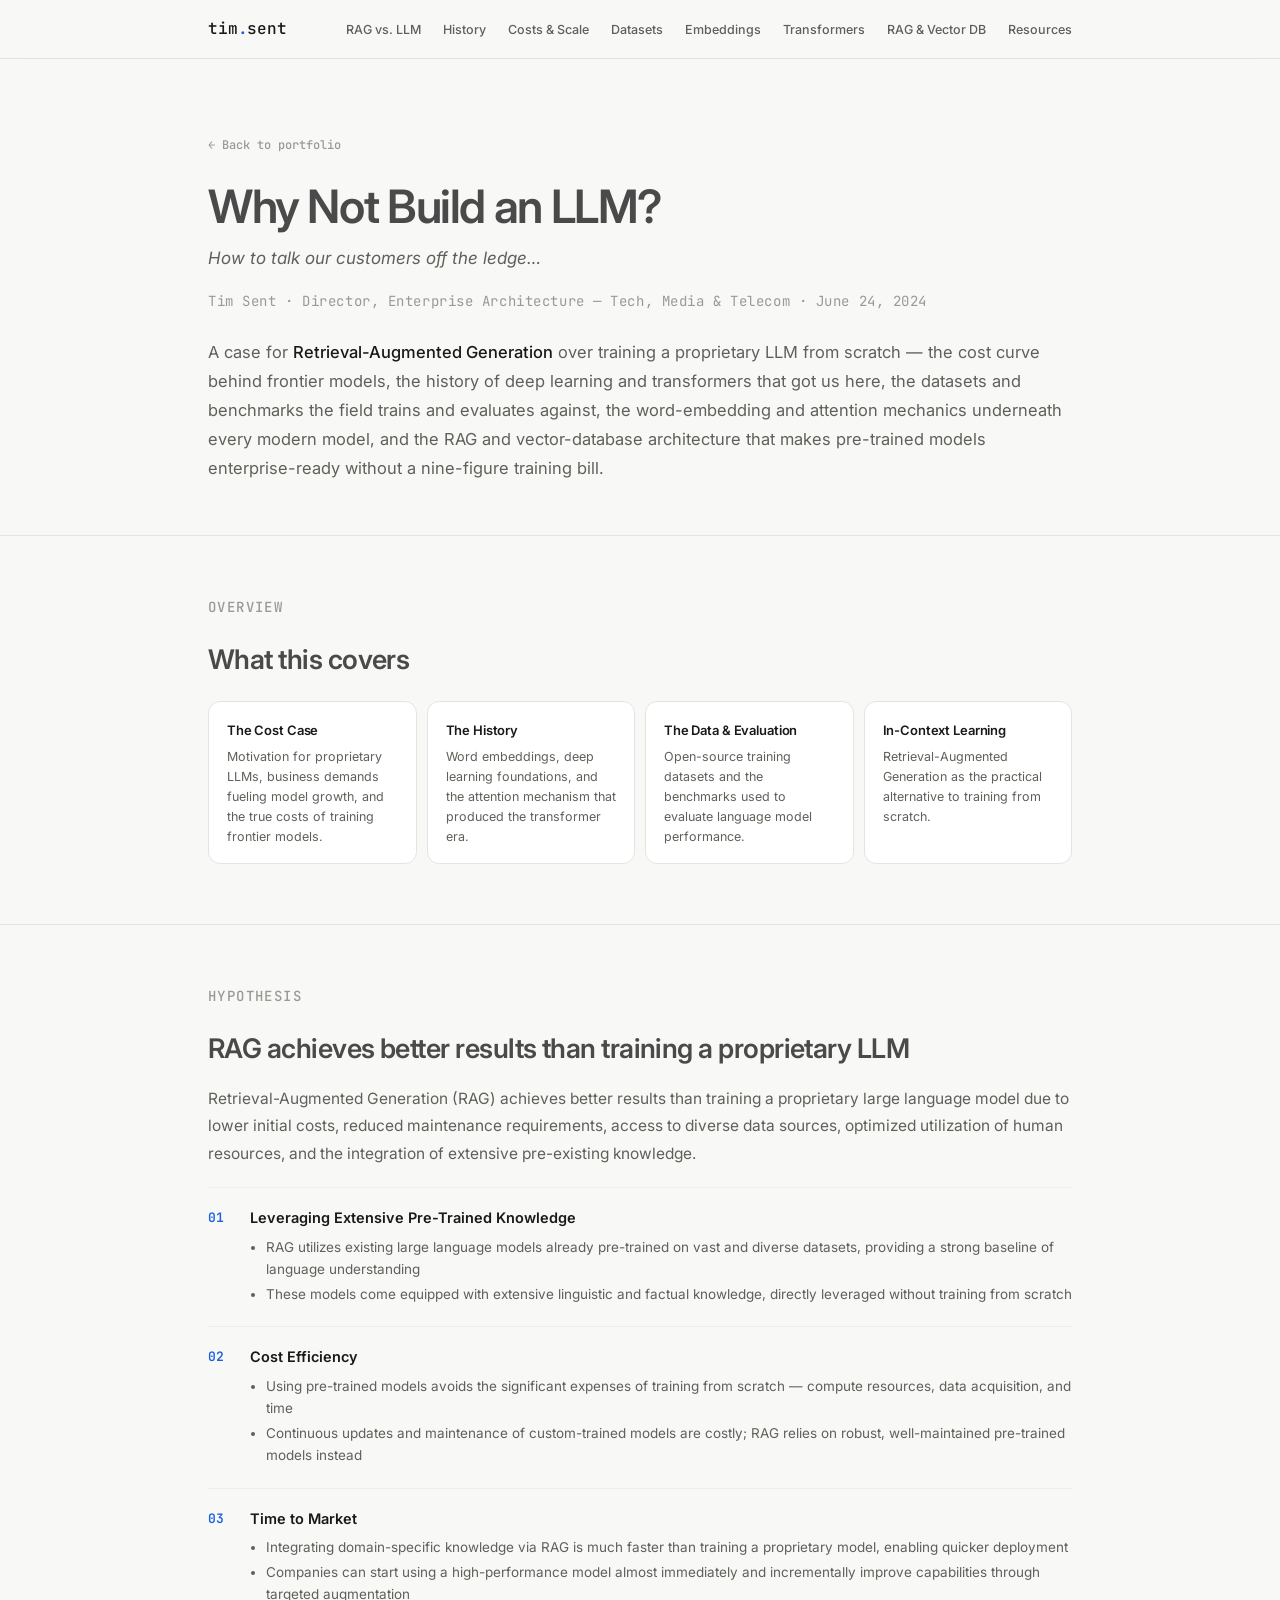
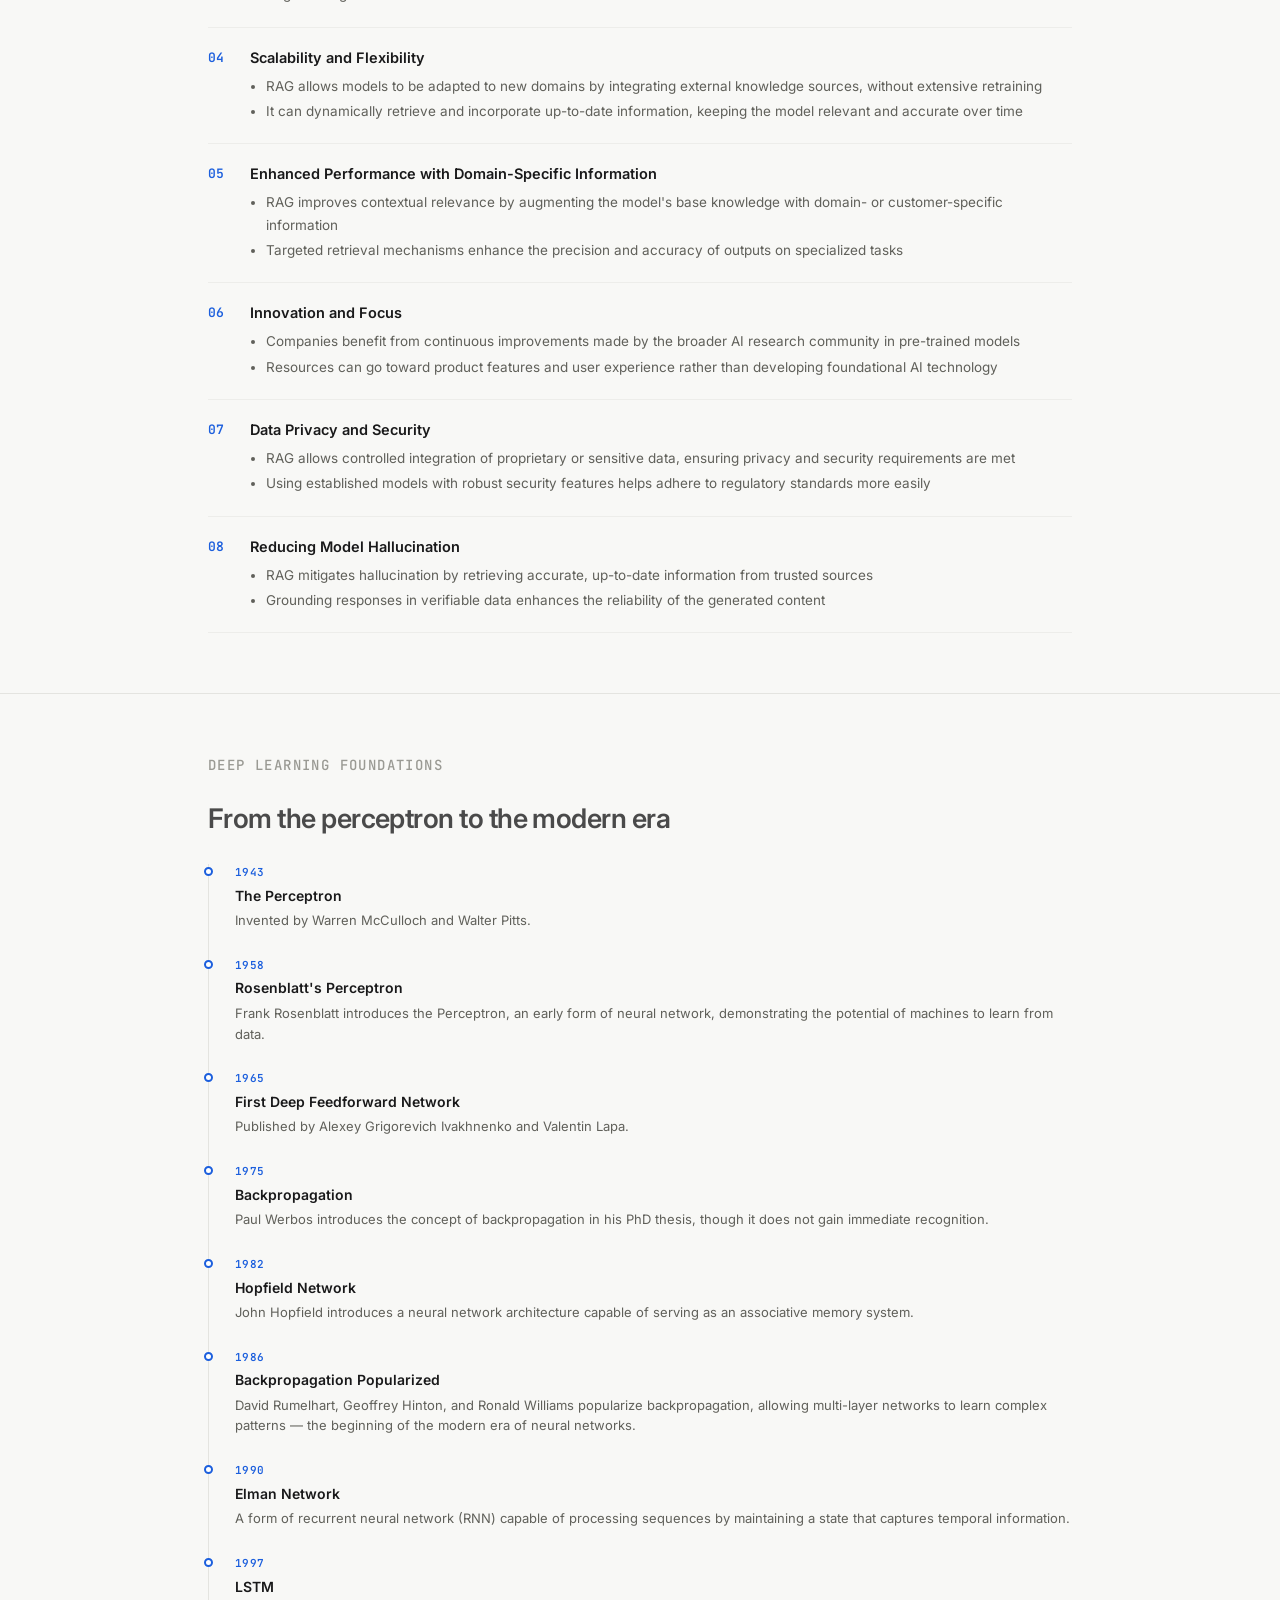
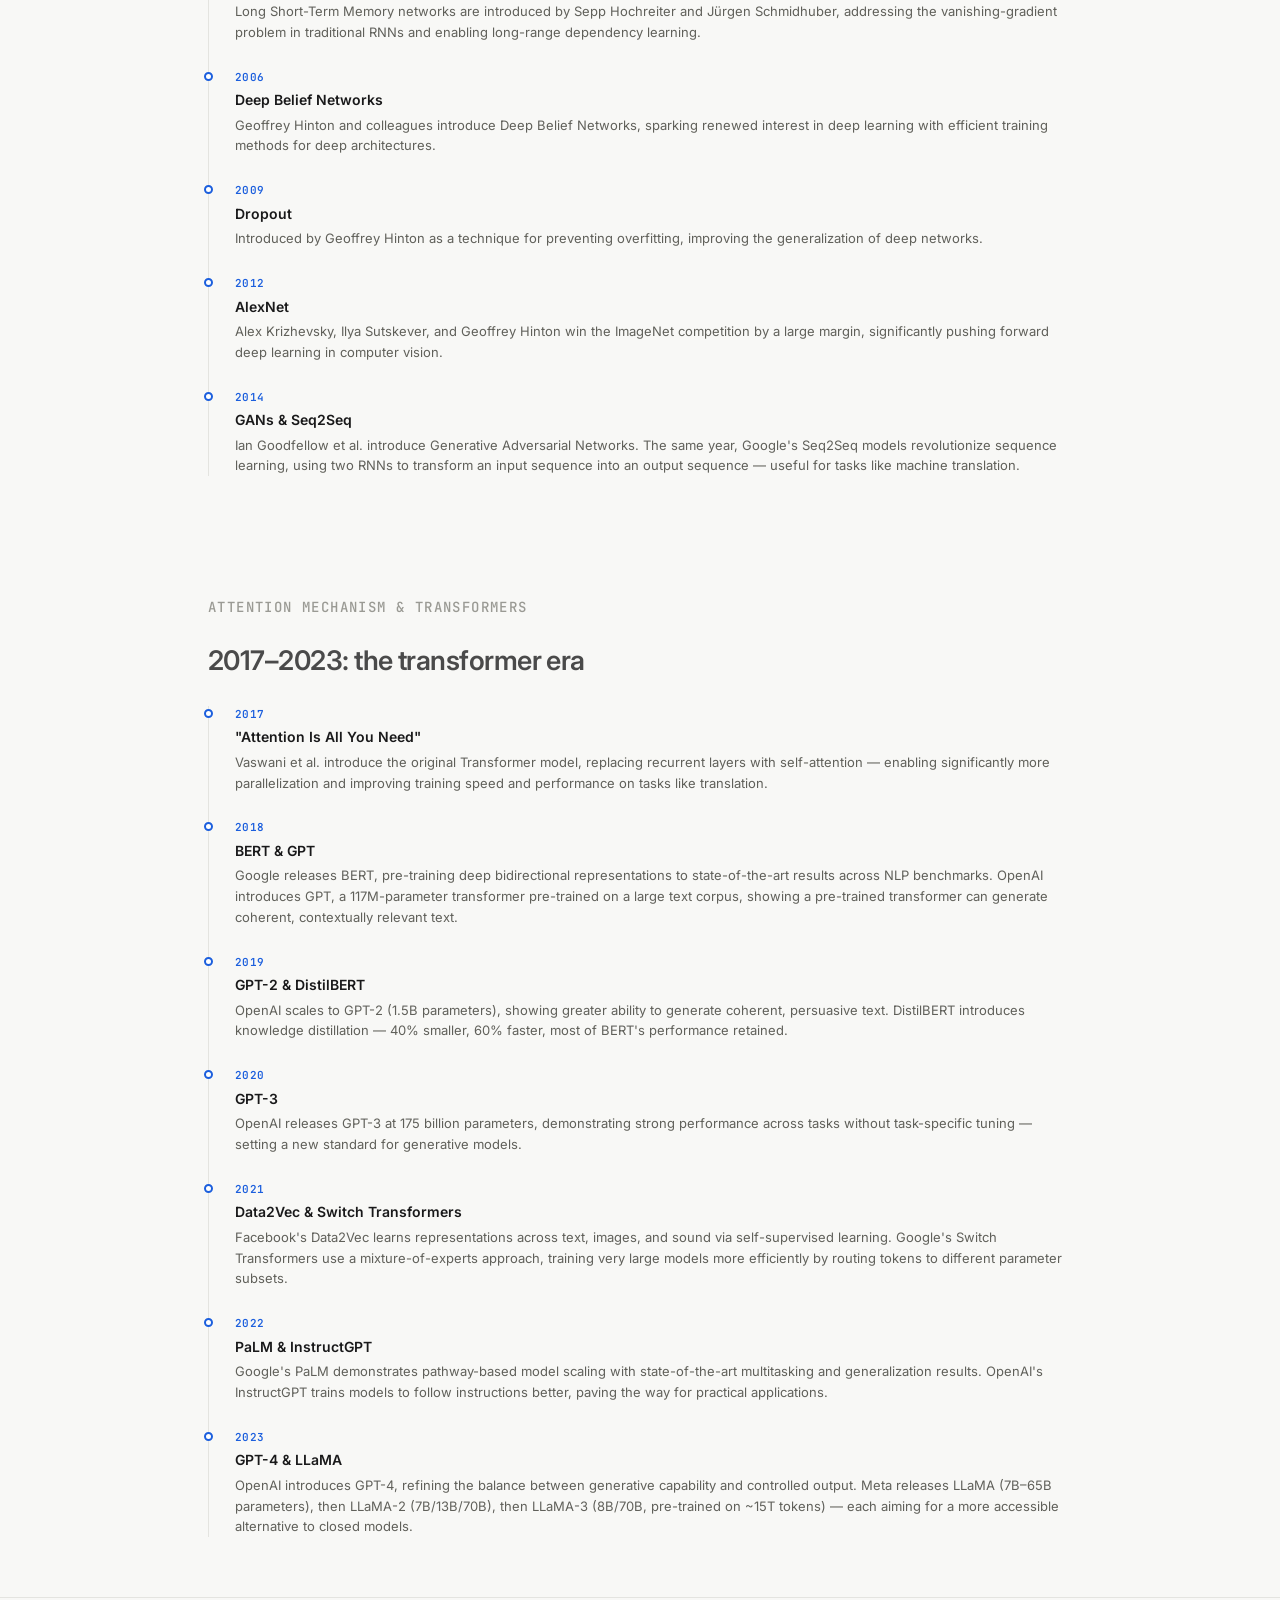
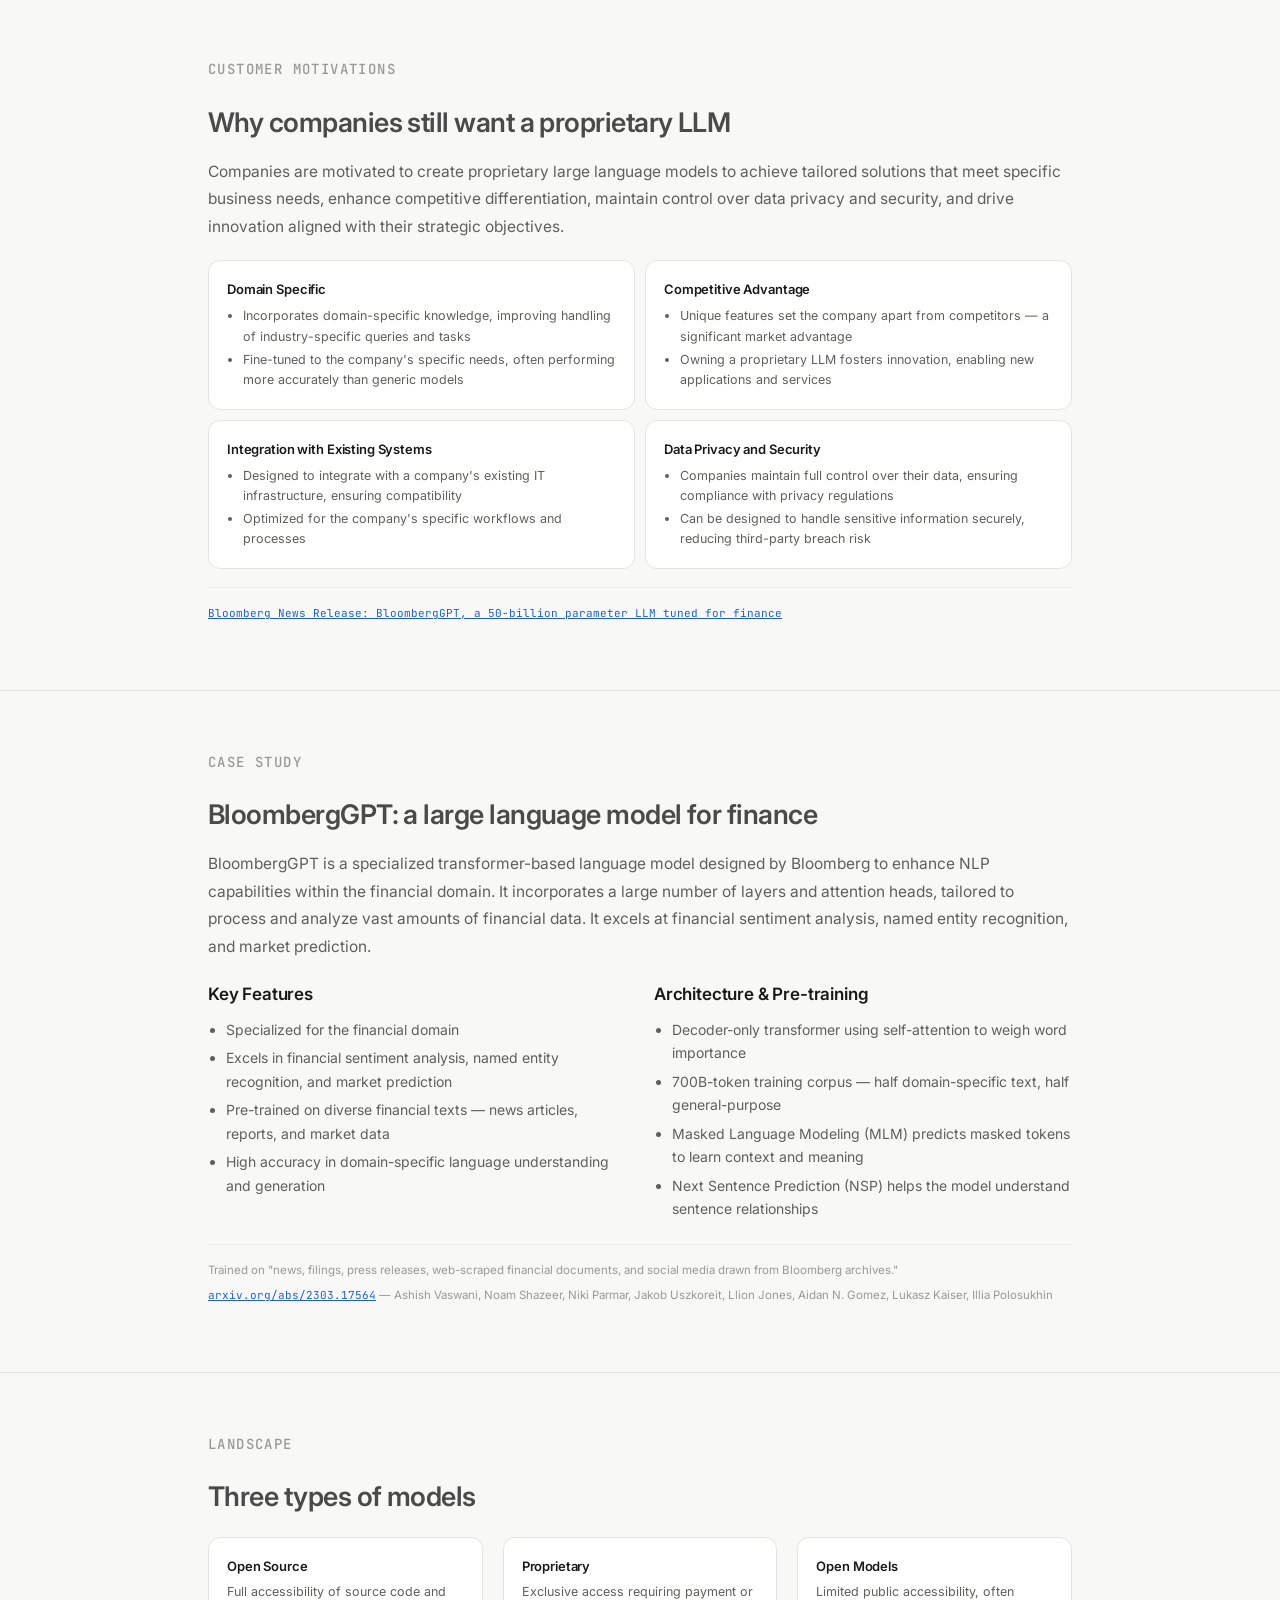
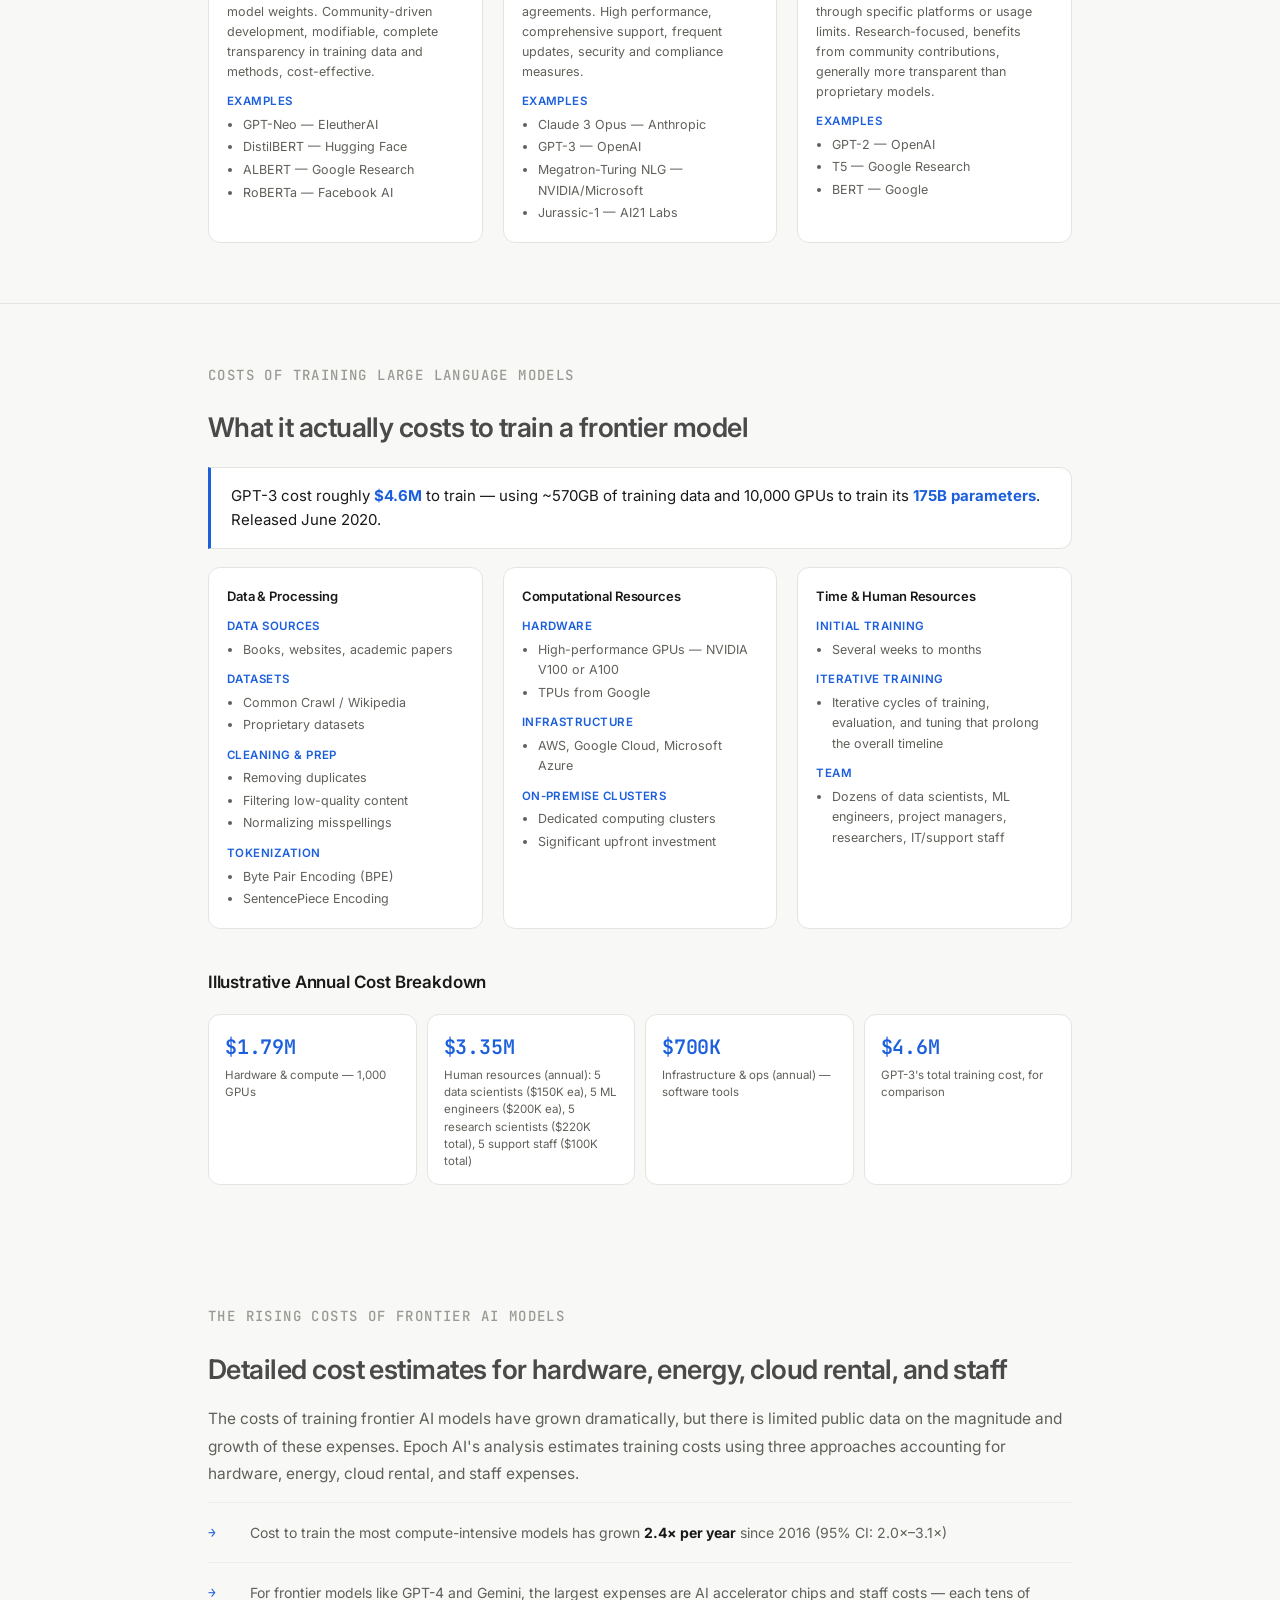
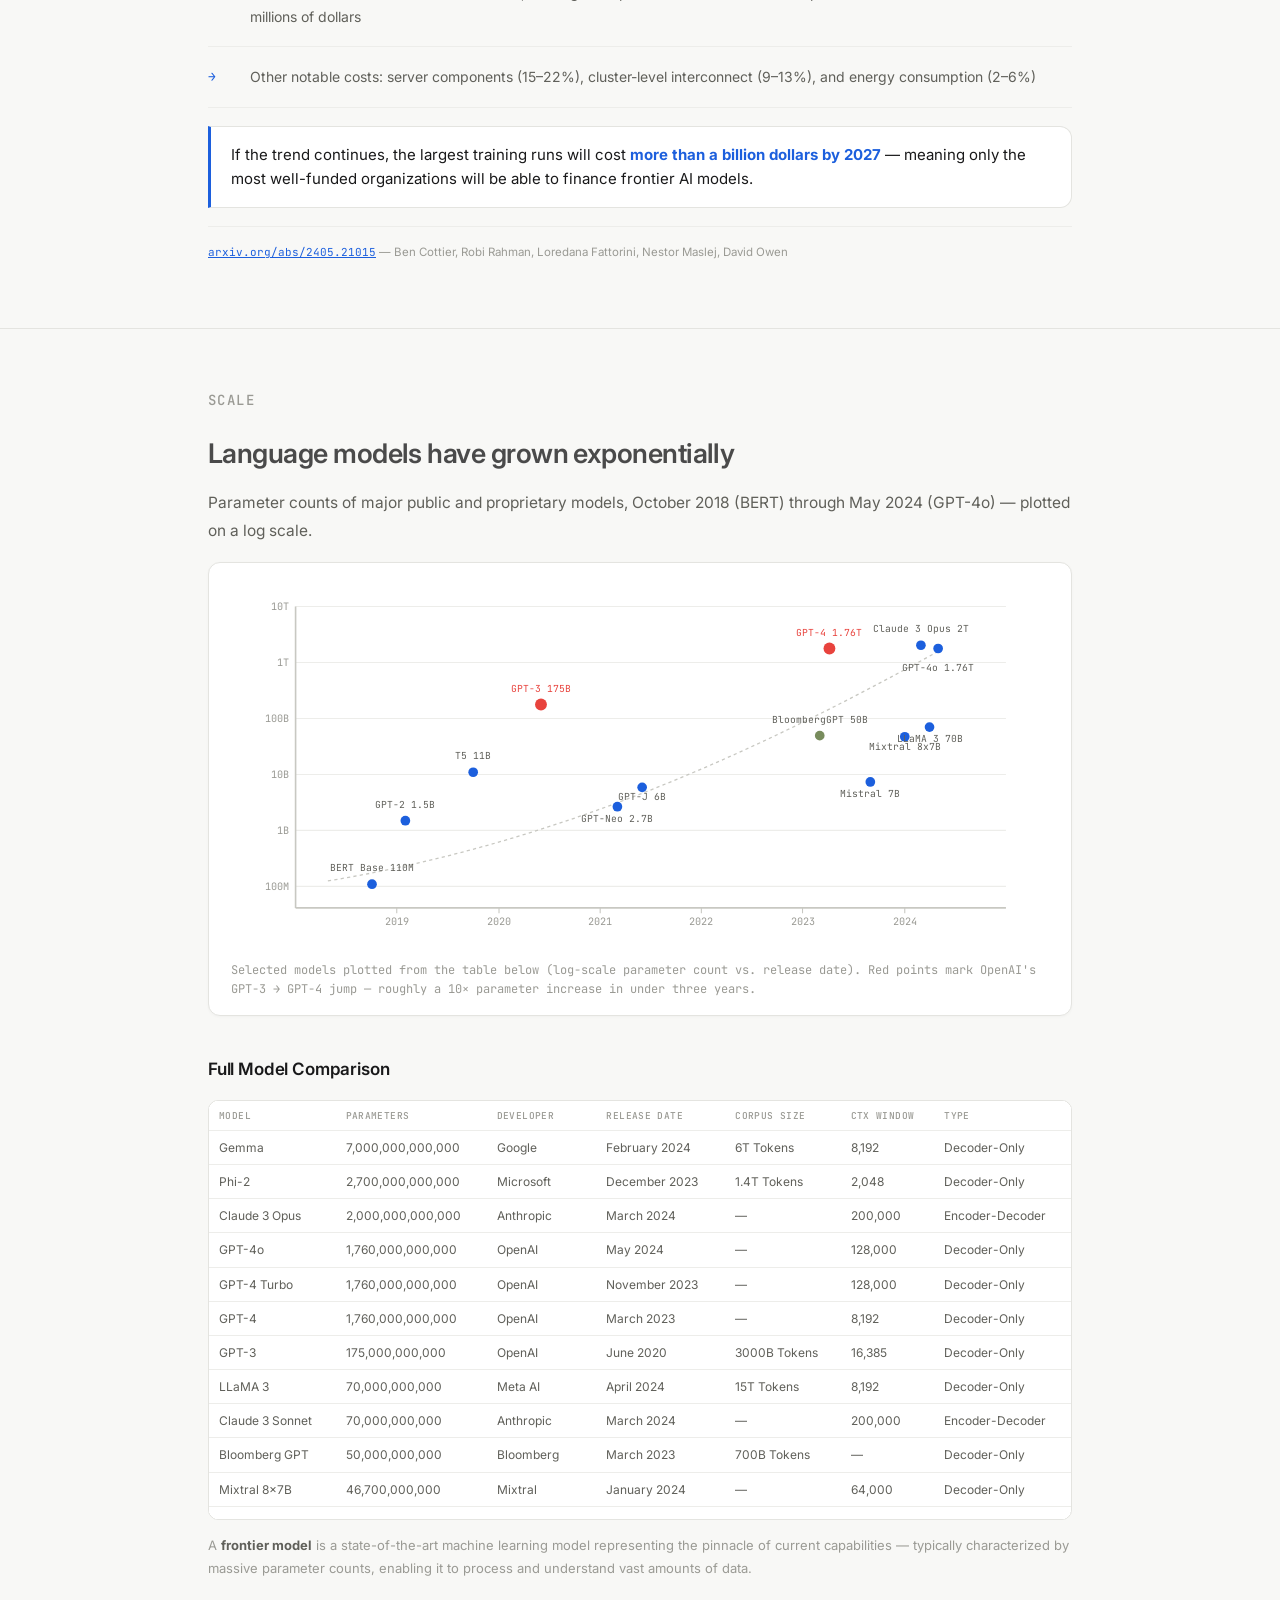
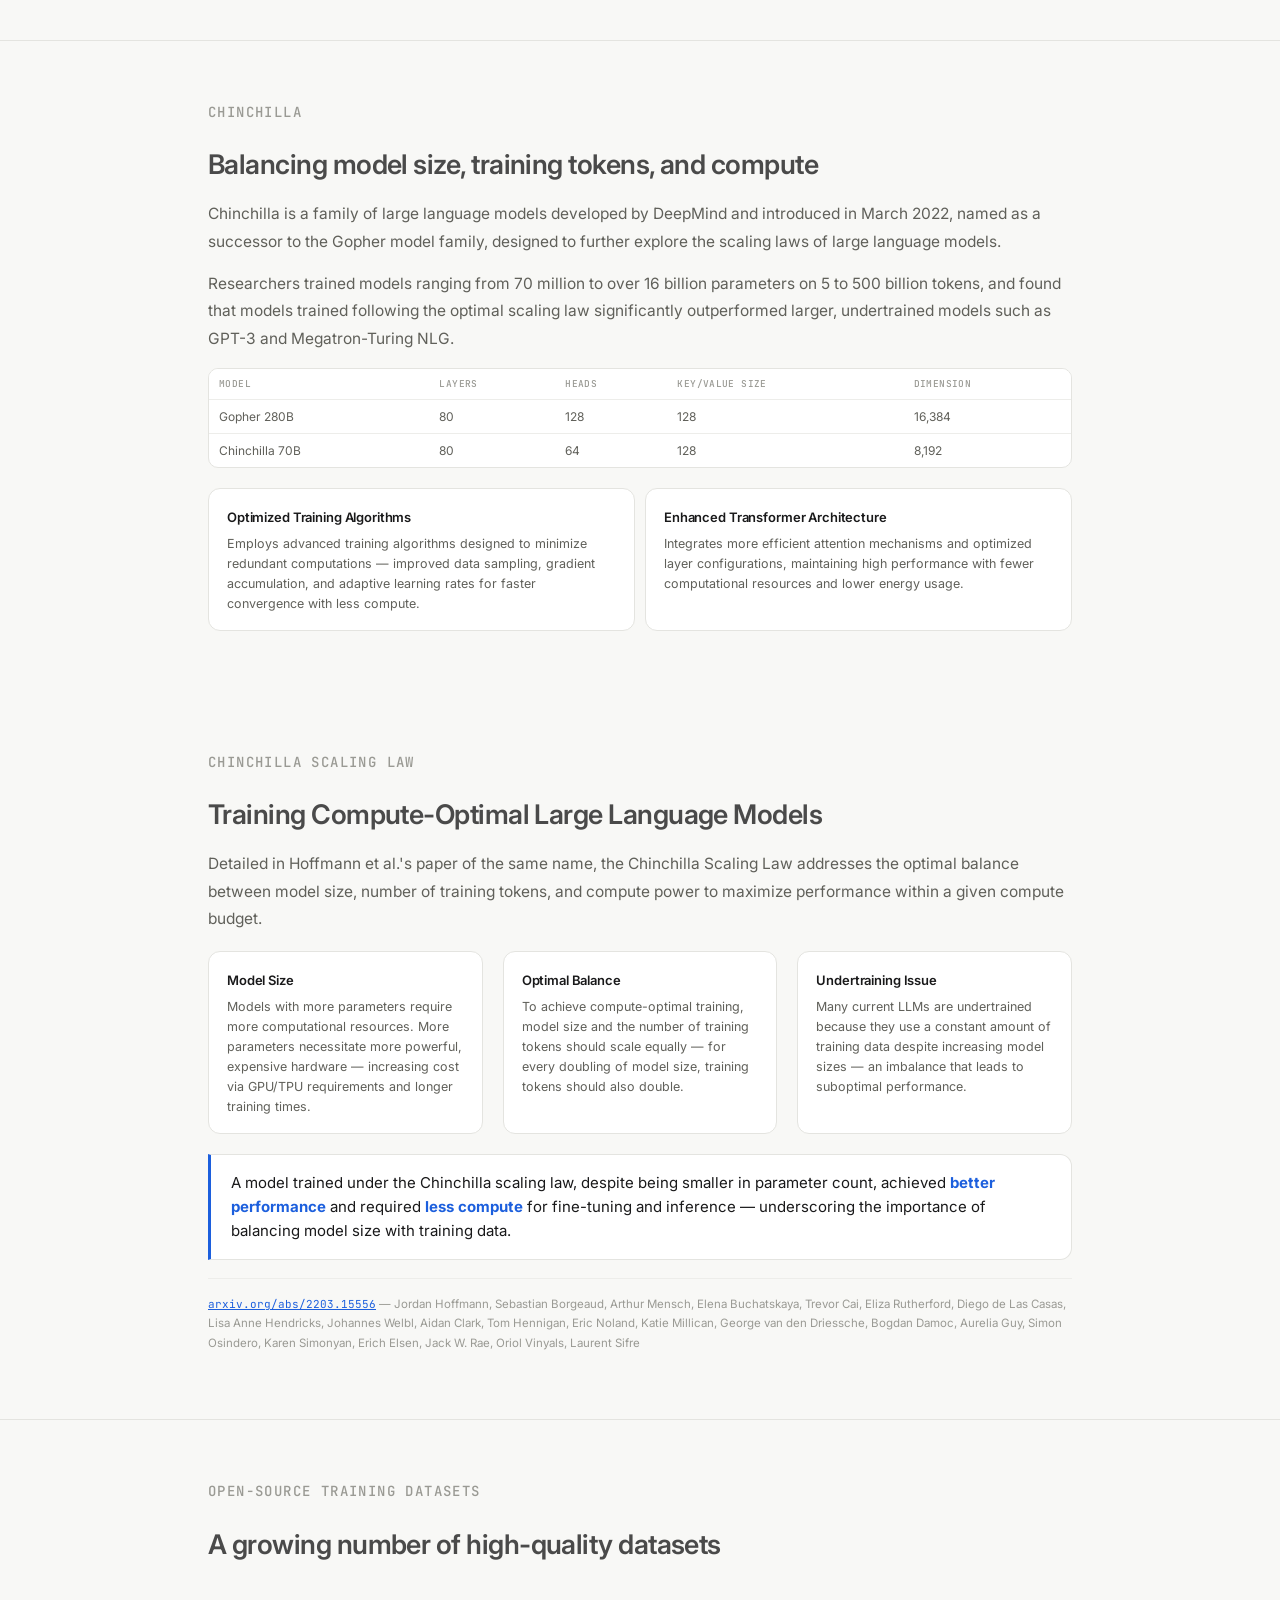
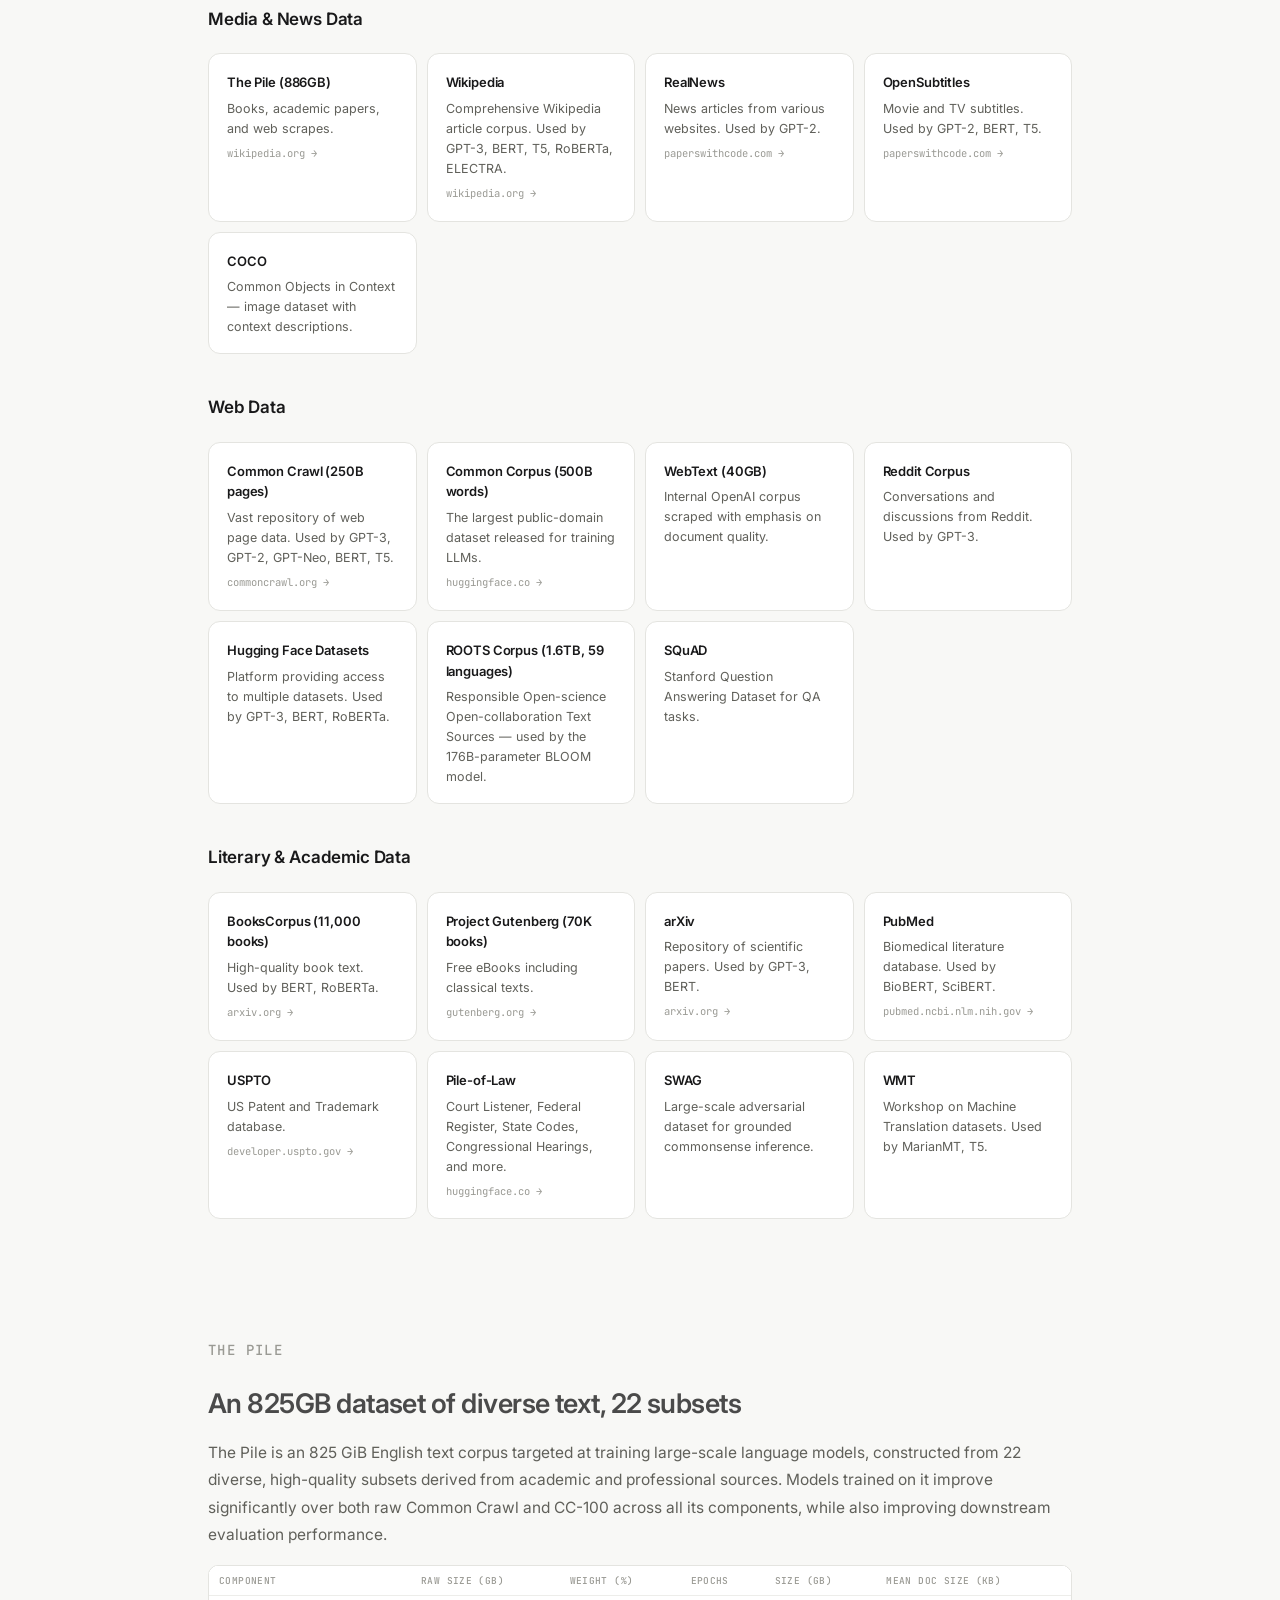
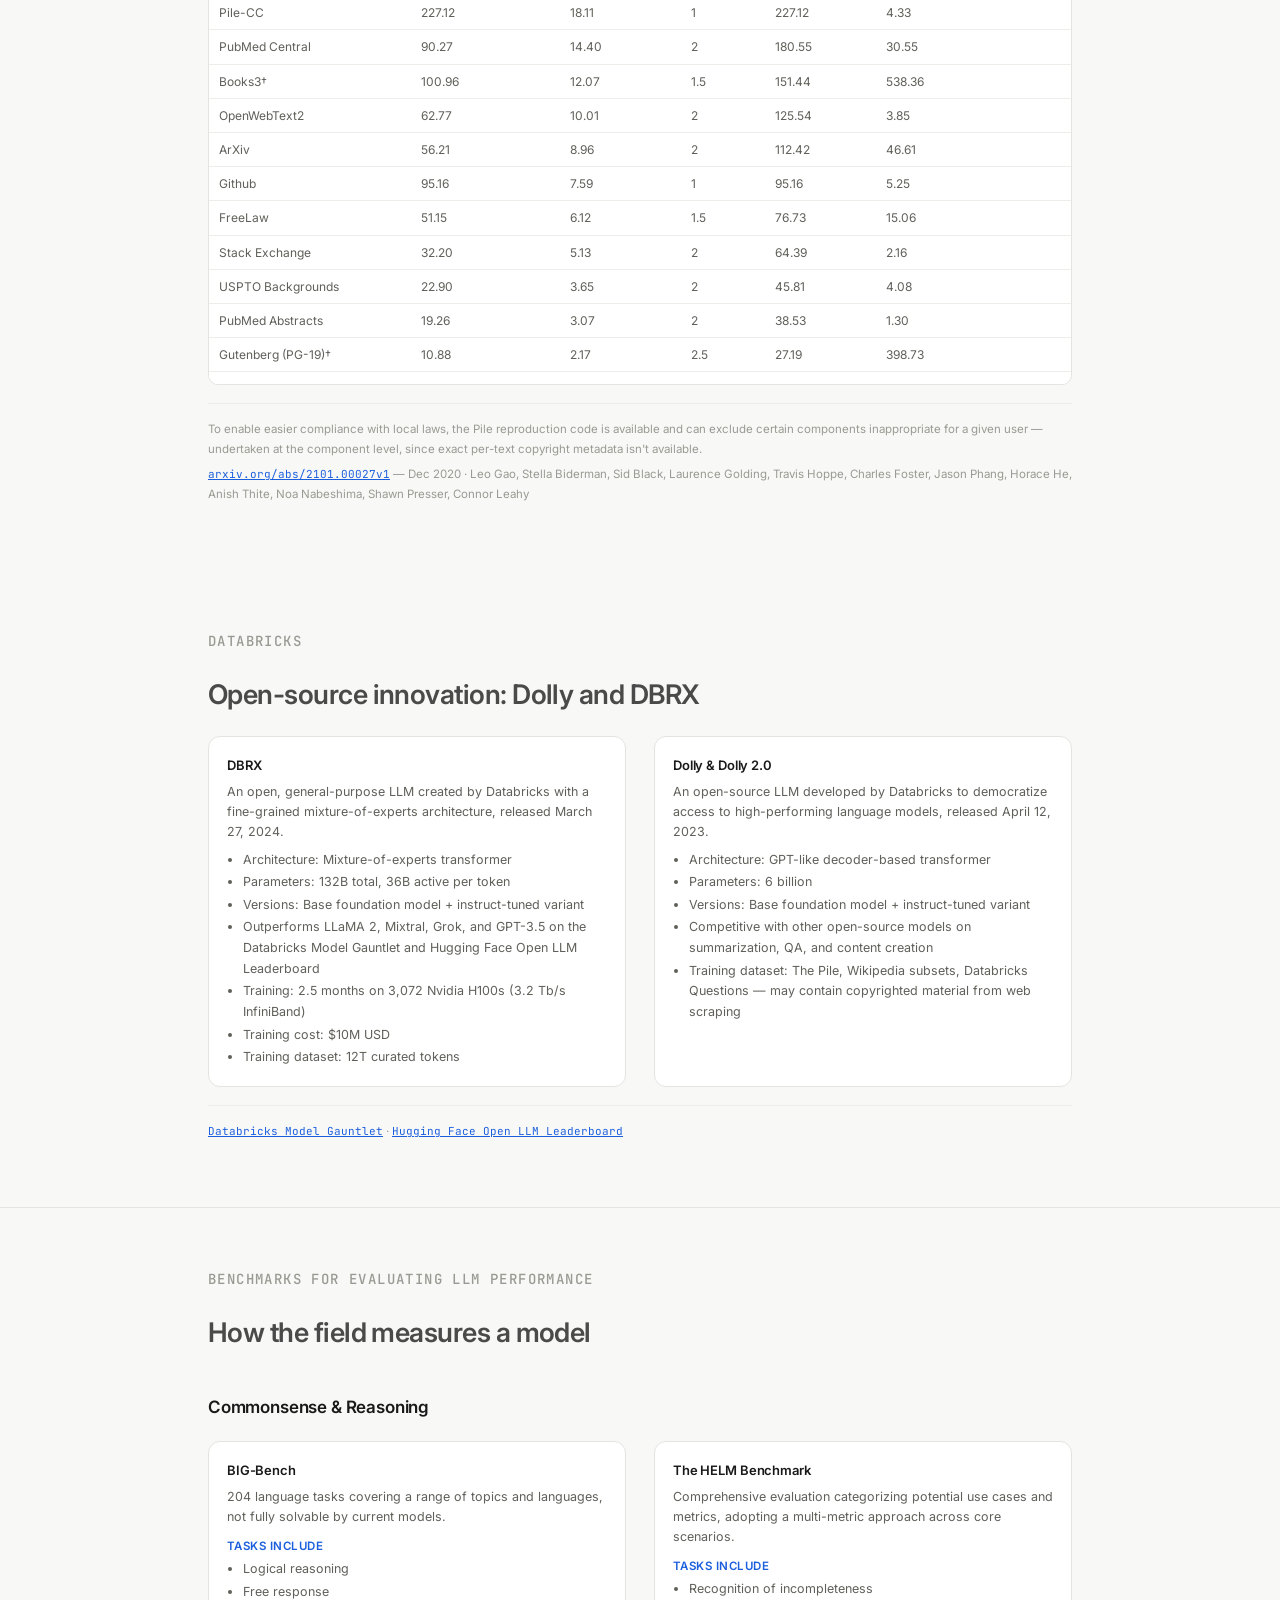
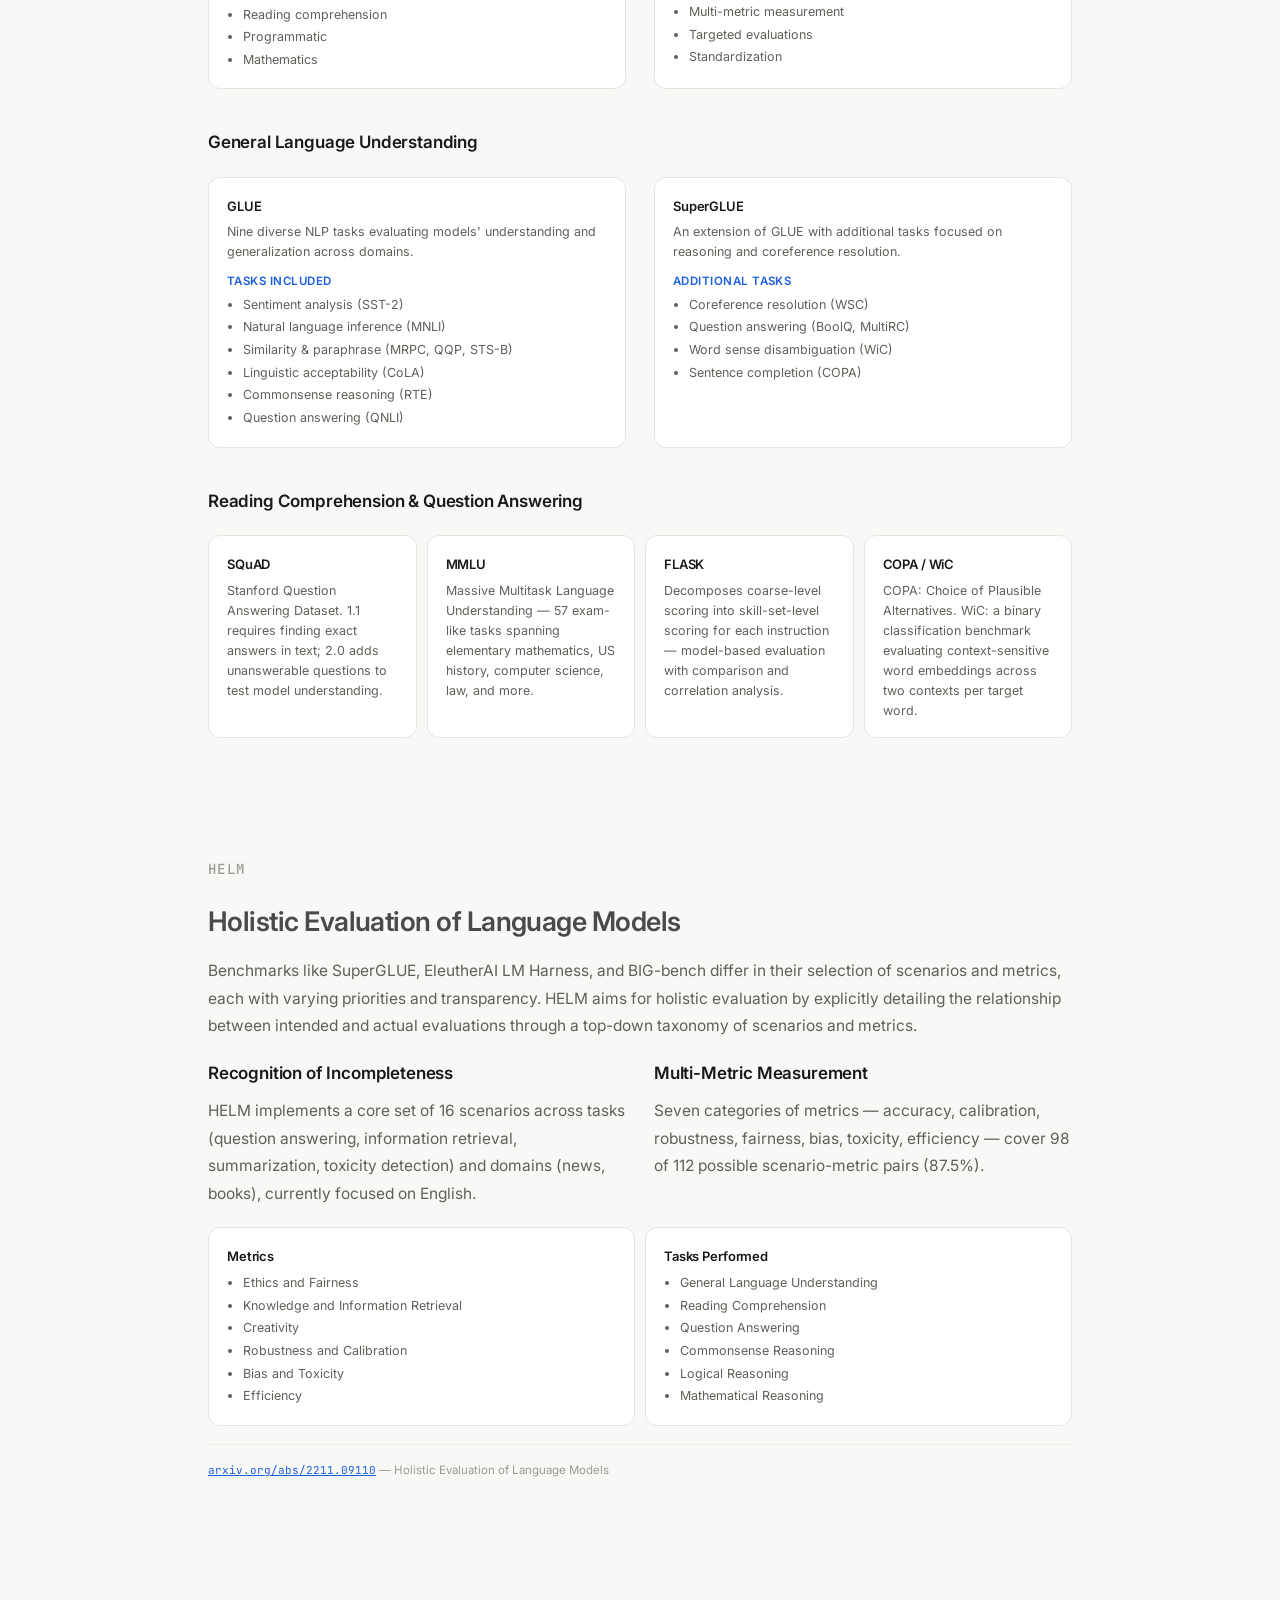
<file: why-not-build-an-llm.html>
<!DOCTYPE html>
<html lang="en">
<head>
  <meta charset="UTF-8" />
  <meta name="viewport" content="width=device-width, initial-scale=1.0" />
  <title>Why Not Build an LLM? — Tim Sent</title>
  <link rel="icon" href="favicon.svg" type="image/svg+xml" />
  <link rel="icon" href="favicon.ico" sizes="48x48" />
  <link rel="apple-touch-icon" href="apple-touch-icon.png" />
  <link rel="preconnect" href="https://fonts.googleapis.com" />
  <link rel="preconnect" href="https://fonts.gstatic.com" crossorigin />
  <link href="https://fonts.googleapis.com/css2?family=Inter:ital,wght@0,300;0,400;0,500;0,600;1,400&family=JetBrains+Mono:wght@400;500&display=swap" rel="stylesheet" />
  <link rel="stylesheet" href="css/styles.css" />
</head>
<body>

<!-- ── Nav ──────────────────────────────────── -->
<nav>
  <div class="nav-inner wide">
    <a href="index.html" class="nav-brand">tim<em>.</em>sent</a>
    <ul class="nav-links">
      <li><a href="#rag-vs-llm">RAG vs. LLM</a></li>
      <li><a href="#history">History</a></li>
      <li><a href="#costs">Costs &amp; Scale</a></li>
      <li><a href="#datasets">Datasets</a></li>
      <li><a href="#embeddings">Embeddings</a></li>
      <li><a href="#transformers">Transformers</a></li>
      <li><a href="#rag-pipeline">RAG &amp; Vector DB</a></li>
      <li><a href="#resources">Resources</a></li>
    </ul>
  </div>
</nav>

<!-- ── Hero ─────────────────────────────────── -->
<div class="container wide">
  <div class="hero fade">
    <a href="index.html" class="back-link">← Back to portfolio</a>
    <h1>Why Not Build an LLM?</h1>
    <p class="hero-kicker">How to talk our customers off the ledge…</p>
    <p class="hero-subtitle">Tim Sent · Director, Enterprise Architecture — Tech, Media &amp; Telecom · June 24, 2024</p>
    <p class="hero-desc">
      A case for <strong>Retrieval-Augmented Generation</strong> over training a proprietary LLM from scratch — the cost curve behind frontier models,
      the history of deep learning and transformers that got us here, the datasets and benchmarks the field trains and evaluates against,
      the word-embedding and attention mechanics underneath every modern model, and the RAG and vector-database architecture that makes
      pre-trained models enterprise-ready without a nine-figure training bill.
    </p>
  </div>
</div>

<div class="hr"></div>

<!-- ── Overview ─────────────────────────────── -->
<section id="overview">
  <div class="container wide">
    <p class="sec-eyebrow fade">Overview</p>
    <h2 class="sec-title fade">What this covers</h2>
    <div class="card-grid cols-4 fade">
      <div class="card"><h3>The Cost Case</h3><p>Motivation for proprietary LLMs, business demands fueling model growth, and the true costs of training frontier models.</p></div>
      <div class="card"><h3>The History</h3><p>Word embeddings, deep learning foundations, and the attention mechanism that produced the transformer era.</p></div>
      <div class="card"><h3>The Data &amp; Evaluation</h3><p>Open-source training datasets and the benchmarks used to evaluate language model performance.</p></div>
      <div class="card"><h3>In-Context Learning</h3><p>Retrieval-Augmented Generation as the practical alternative to training from scratch.</p></div>
    </div>
  </div>
</section>

<div class="hr"></div>

<!-- ── RAG vs Proprietary LLM ───────────────── -->
<section id="rag-vs-llm">
  <div class="container wide">
    <p class="sec-eyebrow fade">Hypothesis</p>
    <h2 class="sec-title fade">RAG achieves better results than training a proprietary LLM</h2>
    <div class="sec-body fade">
      <p>
        Retrieval-Augmented Generation (RAG) achieves better results than training a proprietary large language model due to lower initial costs,
        reduced maintenance requirements, access to diverse data sources, optimized utilization of human resources, and the integration of
        extensive pre-existing knowledge.
      </p>
    </div>

    <div class="reason-list fade">
      <div class="reason-item">
        <span class="reason-num">01</span>
        <div class="reason-body">
          <h4>Leveraging Extensive Pre-Trained Knowledge</h4>
          <ul>
            <li>RAG utilizes existing large language models already pre-trained on vast and diverse datasets, providing a strong baseline of language understanding</li>
            <li>These models come equipped with extensive linguistic and factual knowledge, directly leveraged without training from scratch</li>
          </ul>
        </div>
      </div>
      <div class="reason-item">
        <span class="reason-num">02</span>
        <div class="reason-body">
          <h4>Cost Efficiency</h4>
          <ul>
            <li>Using pre-trained models avoids the significant expenses of training from scratch — compute resources, data acquisition, and time</li>
            <li>Continuous updates and maintenance of custom-trained models are costly; RAG relies on robust, well-maintained pre-trained models instead</li>
          </ul>
        </div>
      </div>
      <div class="reason-item">
        <span class="reason-num">03</span>
        <div class="reason-body">
          <h4>Time to Market</h4>
          <ul>
            <li>Integrating domain-specific knowledge via RAG is much faster than training a proprietary model, enabling quicker deployment</li>
            <li>Companies can start using a high-performance model almost immediately and incrementally improve capabilities through targeted augmentation</li>
          </ul>
        </div>
      </div>
      <div class="reason-item">
        <span class="reason-num">04</span>
        <div class="reason-body">
          <h4>Scalability and Flexibility</h4>
          <ul>
            <li>RAG allows models to be adapted to new domains by integrating external knowledge sources, without extensive retraining</li>
            <li>It can dynamically retrieve and incorporate up-to-date information, keeping the model relevant and accurate over time</li>
          </ul>
        </div>
      </div>
      <div class="reason-item">
        <span class="reason-num">05</span>
        <div class="reason-body">
          <h4>Enhanced Performance with Domain-Specific Information</h4>
          <ul>
            <li>RAG improves contextual relevance by augmenting the model's base knowledge with domain- or customer-specific information</li>
            <li>Targeted retrieval mechanisms enhance the precision and accuracy of outputs on specialized tasks</li>
          </ul>
        </div>
      </div>
      <div class="reason-item">
        <span class="reason-num">06</span>
        <div class="reason-body">
          <h4>Innovation and Focus</h4>
          <ul>
            <li>Companies benefit from continuous improvements made by the broader AI research community in pre-trained models</li>
            <li>Resources can go toward product features and user experience rather than developing foundational AI technology</li>
          </ul>
        </div>
      </div>
      <div class="reason-item">
        <span class="reason-num">07</span>
        <div class="reason-body">
          <h4>Data Privacy and Security</h4>
          <ul>
            <li>RAG allows controlled integration of proprietary or sensitive data, ensuring privacy and security requirements are met</li>
            <li>Using established models with robust security features helps adhere to regulatory standards more easily</li>
          </ul>
        </div>
      </div>
      <div class="reason-item">
        <span class="reason-num">08</span>
        <div class="reason-body">
          <h4>Reducing Model Hallucination</h4>
          <ul>
            <li>RAG mitigates hallucination by retrieving accurate, up-to-date information from trusted sources</li>
            <li>Grounding responses in verifiable data enhances the reliability of the generated content</li>
          </ul>
        </div>
      </div>
    </div>
  </div>
</section>

<div class="hr"></div>

<!-- ── History ──────────────────────────────── -->
<section id="history">
  <div class="container wide">
    <p class="sec-eyebrow fade">Deep Learning Foundations</p>
    <h2 class="sec-title fade">From the perceptron to the modern era</h2>
    <div class="timeline-v2 fade">
      <div class="tl-item"><p class="tl-year">1943</p><p class="tl-title">The Perceptron</p><p class="tl-desc">Invented by Warren McCulloch and Walter Pitts.</p></div>
      <div class="tl-item"><p class="tl-year">1958</p><p class="tl-title">Rosenblatt's Perceptron</p><p class="tl-desc">Frank Rosenblatt introduces the Perceptron, an early form of neural network, demonstrating the potential of machines to learn from data.</p></div>
      <div class="tl-item"><p class="tl-year">1965</p><p class="tl-title">First Deep Feedforward Network</p><p class="tl-desc">Published by Alexey Grigorevich Ivakhnenko and Valentin Lapa.</p></div>
      <div class="tl-item"><p class="tl-year">1975</p><p class="tl-title">Backpropagation</p><p class="tl-desc">Paul Werbos introduces the concept of backpropagation in his PhD thesis, though it does not gain immediate recognition.</p></div>
      <div class="tl-item"><p class="tl-year">1982</p><p class="tl-title">Hopfield Network</p><p class="tl-desc">John Hopfield introduces a neural network architecture capable of serving as an associative memory system.</p></div>
      <div class="tl-item"><p class="tl-year">1986</p><p class="tl-title">Backpropagation Popularized</p><p class="tl-desc">David Rumelhart, Geoffrey Hinton, and Ronald Williams popularize backpropagation, allowing multi-layer networks to learn complex patterns — the beginning of the modern era of neural networks.</p></div>
      <div class="tl-item"><p class="tl-year">1990</p><p class="tl-title">Elman Network</p><p class="tl-desc">A form of recurrent neural network (RNN) capable of processing sequences by maintaining a state that captures temporal information.</p></div>
      <div class="tl-item"><p class="tl-year">1997</p><p class="tl-title">LSTM</p><p class="tl-desc">Long Short-Term Memory networks are introduced by Sepp Hochreiter and Jürgen Schmidhuber, addressing the vanishing-gradient problem in traditional RNNs and enabling long-range dependency learning.</p></div>
      <div class="tl-item"><p class="tl-year">2006</p><p class="tl-title">Deep Belief Networks</p><p class="tl-desc">Geoffrey Hinton and colleagues introduce Deep Belief Networks, sparking renewed interest in deep learning with efficient training methods for deep architectures.</p></div>
      <div class="tl-item"><p class="tl-year">2009</p><p class="tl-title">Dropout</p><p class="tl-desc">Introduced by Geoffrey Hinton as a technique for preventing overfitting, improving the generalization of deep networks.</p></div>
      <div class="tl-item"><p class="tl-year">2012</p><p class="tl-title">AlexNet</p><p class="tl-desc">Alex Krizhevsky, Ilya Sutskever, and Geoffrey Hinton win the ImageNet competition by a large margin, significantly pushing forward deep learning in computer vision.</p></div>
      <div class="tl-item"><p class="tl-year">2014</p><p class="tl-title">GANs &amp; Seq2Seq</p><p class="tl-desc">Ian Goodfellow et al. introduce Generative Adversarial Networks. The same year, Google's Seq2Seq models revolutionize sequence learning, using two RNNs to transform an input sequence into an output sequence — useful for tasks like machine translation.</p></div>
    </div>
  </div>
</section>

<section>
  <div class="container wide">
    <p class="sec-eyebrow fade">Attention Mechanism &amp; Transformers</p>
    <h2 class="sec-title fade">2017–2023: the transformer era</h2>
    <div class="timeline-v2 fade">
      <div class="tl-item"><p class="tl-year">2017</p><p class="tl-title">"Attention Is All You Need"</p><p class="tl-desc">Vaswani et al. introduce the original Transformer model, replacing recurrent layers with self-attention — enabling significantly more parallelization and improving training speed and performance on tasks like translation.</p></div>
      <div class="tl-item"><p class="tl-year">2018</p><p class="tl-title">BERT &amp; GPT</p><p class="tl-desc">Google releases BERT, pre-training deep bidirectional representations to state-of-the-art results across NLP benchmarks. OpenAI introduces GPT, a 117M-parameter transformer pre-trained on a large text corpus, showing a pre-trained transformer can generate coherent, contextually relevant text.</p></div>
      <div class="tl-item"><p class="tl-year">2019</p><p class="tl-title">GPT-2 &amp; DistilBERT</p><p class="tl-desc">OpenAI scales to GPT-2 (1.5B parameters), showing greater ability to generate coherent, persuasive text. DistilBERT introduces knowledge distillation — 40% smaller, 60% faster, most of BERT's performance retained.</p></div>
      <div class="tl-item"><p class="tl-year">2020</p><p class="tl-title">GPT-3</p><p class="tl-desc">OpenAI releases GPT-3 at 175 billion parameters, demonstrating strong performance across tasks without task-specific tuning — setting a new standard for generative models.</p></div>
      <div class="tl-item"><p class="tl-year">2021</p><p class="tl-title">Data2Vec &amp; Switch Transformers</p><p class="tl-desc">Facebook's Data2Vec learns representations across text, images, and sound via self-supervised learning. Google's Switch Transformers use a mixture-of-experts approach, training very large models more efficiently by routing tokens to different parameter subsets.</p></div>
      <div class="tl-item"><p class="tl-year">2022</p><p class="tl-title">PaLM &amp; InstructGPT</p><p class="tl-desc">Google's PaLM demonstrates pathway-based model scaling with state-of-the-art multitasking and generalization results. OpenAI's InstructGPT trains models to follow instructions better, paving the way for practical applications.</p></div>
      <div class="tl-item"><p class="tl-year">2023</p><p class="tl-title">GPT-4 &amp; LLaMA</p><p class="tl-desc">OpenAI introduces GPT-4, refining the balance between generative capability and controlled output. Meta releases LLaMA (7B–65B parameters), then LLaMA-2 (7B/13B/70B), then LLaMA-3 (8B/70B, pre-trained on ~15T tokens) — each aiming for a more accessible alternative to closed models.</p></div>
    </div>
  </div>
</section>

<div class="hr"></div>

<!-- ── Customer Motivations ────────────────── -->
<section>
  <div class="container wide">
    <p class="sec-eyebrow fade">Customer Motivations</p>
    <h2 class="sec-title fade">Why companies still want a proprietary LLM</h2>
    <div class="sec-body fade">
      <p>Companies are motivated to create proprietary large language models to achieve tailored solutions that meet specific business needs, enhance competitive differentiation, maintain control over data privacy and security, and drive innovation aligned with their strategic objectives.</p>
    </div>
    <div class="card-grid fade">
      <div class="card">
        <h3>Domain Specific</h3>
        <ul>
          <li>Incorporates domain-specific knowledge, improving handling of industry-specific queries and tasks</li>
          <li>Fine-tuned to the company's specific needs, often performing more accurately than generic models</li>
        </ul>
      </div>
      <div class="card">
        <h3>Competitive Advantage</h3>
        <ul>
          <li>Unique features set the company apart from competitors — a significant market advantage</li>
          <li>Owning a proprietary LLM fosters innovation, enabling new applications and services</li>
        </ul>
      </div>
      <div class="card">
        <h3>Integration with Existing Systems</h3>
        <ul>
          <li>Designed to integrate with a company's existing IT infrastructure, ensuring compatibility</li>
          <li>Optimized for the company's specific workflows and processes</li>
        </ul>
      </div>
      <div class="card">
        <h3>Data Privacy and Security</h3>
        <ul>
          <li>Companies maintain full control over their data, ensuring compliance with privacy regulations</li>
          <li>Can be designed to handle sensitive information securely, reducing third-party breach risk</li>
        </ul>
      </div>
    </div>
    <div class="citation-block fade">
      <p><a href="https://www.bloomberg.com/company/press/bloomberggpt-50-billion-parameter-llm-tuned-finance/" target="_blank" rel="noopener" class="cite-link">Bloomberg News Release: BloombergGPT, a 50-billion parameter LLM tuned for finance</a></p>
    </div>
  </div>
</section>

<div class="hr"></div>

<!-- ── BloombergGPT ─────────────────────────── -->
<section>
  <div class="container wide">
    <p class="sec-eyebrow fade">Case Study</p>
    <h2 class="sec-title fade">BloombergGPT: a large language model for finance</h2>
    <div class="sec-body fade">
      <p>BloombergGPT is a specialized transformer-based language model designed by Bloomberg to enhance NLP capabilities within the financial domain. It incorporates a large number of layers and attention heads, tailored to process and analyze vast amounts of financial data. It excels at financial sentiment analysis, named entity recognition, and market prediction.</p>
    </div>
    <div class="two-col fade">
      <div>
        <h3 class="subsection-title">Key Features</h3>
        <ul style="padding-left: 18px; margin-top: 6px;">
          <li style="font-size: 14px; color: var(--text-secondary); line-height: 1.68; margin-bottom: 5px;">Specialized for the financial domain</li>
          <li style="font-size: 14px; color: var(--text-secondary); line-height: 1.68; margin-bottom: 5px;">Excels in financial sentiment analysis, named entity recognition, and market prediction</li>
          <li style="font-size: 14px; color: var(--text-secondary); line-height: 1.68; margin-bottom: 5px;">Pre-trained on diverse financial texts — news articles, reports, and market data</li>
          <li style="font-size: 14px; color: var(--text-secondary); line-height: 1.68; margin-bottom: 5px;">High accuracy in domain-specific language understanding and generation</li>
        </ul>
      </div>
      <div>
        <h3 class="subsection-title">Architecture &amp; Pre-training</h3>
        <ul style="padding-left: 18px; margin-top: 6px;">
          <li style="font-size: 14px; color: var(--text-secondary); line-height: 1.68; margin-bottom: 5px;">Decoder-only transformer using self-attention to weigh word importance</li>
          <li style="font-size: 14px; color: var(--text-secondary); line-height: 1.68; margin-bottom: 5px;">700B-token training corpus — half domain-specific text, half general-purpose</li>
          <li style="font-size: 14px; color: var(--text-secondary); line-height: 1.68; margin-bottom: 5px;">Masked Language Modeling (MLM) predicts masked tokens to learn context and meaning</li>
          <li style="font-size: 14px; color: var(--text-secondary); line-height: 1.68; margin-bottom: 5px;">Next Sentence Prediction (NSP) helps the model understand sentence relationships</li>
        </ul>
      </div>
    </div>
    <div class="citation-block fade">
      <p>Trained on "news, filings, press releases, web-scraped financial documents, and social media drawn from Bloomberg archives."</p>
      <p><a href="https://arxiv.org/abs/2303.17564" target="_blank" rel="noopener" class="cite-link">arxiv.org/abs/2303.17564</a> — Ashish Vaswani, Noam Shazeer, Niki Parmar, Jakob Uszkoreit, Llion Jones, Aidan N. Gomez, Lukasz Kaiser, Illia Polosukhin</p>
    </div>
  </div>
</section>

<div class="hr"></div>

<!-- ── Types of Models ──────────────────────── -->
<section>
  <div class="container wide">
    <p class="sec-eyebrow fade">Landscape</p>
    <h2 class="sec-title fade">Three types of models</h2>
    <div class="three-col fade">
      <div class="card">
        <h3>Open Source</h3>
        <p>Full accessibility of source code and model weights. Community-driven development, modifiable, complete transparency in training data and methods, cost-effective.</p>
        <h4>Examples</h4>
        <ul>
          <li>GPT-Neo — EleutherAI</li>
          <li>DistilBERT — Hugging Face</li>
          <li>ALBERT — Google Research</li>
          <li>RoBERTa — Facebook AI</li>
        </ul>
      </div>
      <div class="card">
        <h3>Proprietary</h3>
        <p>Exclusive access requiring payment or agreements. High performance, comprehensive support, frequent updates, security and compliance measures.</p>
        <h4>Examples</h4>
        <ul>
          <li>Claude 3 Opus — Anthropic</li>
          <li>GPT-3 — OpenAI</li>
          <li>Megatron-Turing NLG — NVIDIA/Microsoft</li>
          <li>Jurassic-1 — AI21 Labs</li>
        </ul>
      </div>
      <div class="card">
        <h3>Open Models</h3>
        <p>Limited public accessibility, often through specific platforms or usage limits. Research-focused, benefits from community contributions, generally more transparent than proprietary models.</p>
        <h4>Examples</h4>
        <ul>
          <li>GPT-2 — OpenAI</li>
          <li>T5 — Google Research</li>
          <li>BERT — Google</li>
        </ul>
      </div>
    </div>
  </div>
</section>

<div class="hr"></div>

<!-- ── Costs & Scale ────────────────────────── -->
<section id="costs">
  <div class="container wide">
    <p class="sec-eyebrow fade">Costs of Training Large Language Models</p>
    <h2 class="sec-title fade">What it actually costs to train a frontier model</h2>
    <div class="stat-callout fade">
      GPT-3 cost roughly <strong>$4.6M</strong> to train — using ~570GB of training data and 10,000 GPUs to train its <strong>175B parameters</strong>. Released June 2020.
    </div>

    <div class="three-col fade">
      <div class="card">
        <h3>Data &amp; Processing</h3>
        <h4>Data Sources</h4>
        <ul><li>Books, websites, academic papers</li></ul>
        <h4>Datasets</h4>
        <ul><li>Common Crawl / Wikipedia</li><li>Proprietary datasets</li></ul>
        <h4>Cleaning &amp; Prep</h4>
        <ul><li>Removing duplicates</li><li>Filtering low-quality content</li><li>Normalizing misspellings</li></ul>
        <h4>Tokenization</h4>
        <ul><li>Byte Pair Encoding (BPE)</li><li>SentencePiece Encoding</li></ul>
      </div>
      <div class="card">
        <h3>Computational Resources</h3>
        <h4>Hardware</h4>
        <ul><li>High-performance GPUs — NVIDIA V100 or A100</li><li>TPUs from Google</li></ul>
        <h4>Infrastructure</h4>
        <ul><li>AWS, Google Cloud, Microsoft Azure</li></ul>
        <h4>On-Premise Clusters</h4>
        <ul><li>Dedicated computing clusters</li><li>Significant upfront investment</li></ul>
      </div>
      <div class="card">
        <h3>Time &amp; Human Resources</h3>
        <h4>Initial Training</h4>
        <ul><li>Several weeks to months</li></ul>
        <h4>Iterative Training</h4>
        <ul><li>Iterative cycles of training, evaluation, and tuning that prolong the overall timeline</li></ul>
        <h4>Team</h4>
        <ul><li>Dozens of data scientists, ML engineers, project managers, researchers, IT/support staff</li></ul>
      </div>
    </div>

    <div class="subsection fade">
      <h3 class="subsection-title">Illustrative Annual Cost Breakdown</h3>
      <div class="stat-row">
        <div class="stat-card"><div class="stat-num">$1.79M</div><div class="stat-label">Hardware &amp; compute — 1,000 GPUs</div></div>
        <div class="stat-card"><div class="stat-num">$3.35M</div><div class="stat-label">Human resources (annual): 5 data scientists ($150K ea), 5 ML engineers ($200K ea), 5 research scientists ($220K total), 5 support staff ($100K total)</div></div>
        <div class="stat-card"><div class="stat-num">$700K</div><div class="stat-label">Infrastructure &amp; ops (annual) — software tools</div></div>
        <div class="stat-card"><div class="stat-num">$4.6M</div><div class="stat-label">GPT-3's total training cost, for comparison</div></div>
      </div>
    </div>
  </div>
</section>

<section>
  <div class="container wide">
    <p class="sec-eyebrow fade">The Rising Costs of Frontier AI Models</p>
    <h2 class="sec-title fade">Detailed cost estimates for hardware, energy, cloud rental, and staff</h2>
    <div class="sec-body fade">
      <p>The costs of training frontier AI models have grown dramatically, but there is limited public data on the magnitude and growth of these expenses. Epoch AI's analysis estimates training costs using three approaches accounting for hardware, energy, cloud rental, and staff expenses.</p>
    </div>
    <div class="reason-list fade" style="margin-top: 14px;">
      <div class="reason-item">
        <span class="reason-num">→</span>
        <div class="reason-body"><p style="font-size: 14px; color: var(--text-secondary); line-height: 1.68;">Cost to train the most compute-intensive models has grown <strong style="color: var(--text-primary);">2.4× per year</strong> since 2016 (95% CI: 2.0×–3.1×)</p></div>
      </div>
      <div class="reason-item">
        <span class="reason-num">→</span>
        <div class="reason-body"><p style="font-size: 14px; color: var(--text-secondary); line-height: 1.68;">For frontier models like GPT-4 and Gemini, the largest expenses are AI accelerator chips and staff costs — each tens of millions of dollars</p></div>
      </div>
      <div class="reason-item">
        <span class="reason-num">→</span>
        <div class="reason-body"><p style="font-size: 14px; color: var(--text-secondary); line-height: 1.68;">Other notable costs: server components (15–22%), cluster-level interconnect (9–13%), and energy consumption (2–6%)</p></div>
      </div>
    </div>
    <div class="stat-callout fade">
      If the trend continues, the largest training runs will cost <strong>more than a billion dollars by 2027</strong> — meaning only the most well-funded organizations will be able to finance frontier AI models.
    </div>
    <div class="citation-block fade">
      <p><a href="https://arxiv.org/abs/2405.21015" target="_blank" rel="noopener" class="cite-link">arxiv.org/abs/2405.21015</a> — Ben Cottier, Robi Rahman, Loredana Fattorini, Nestor Maslej, David Owen</p>
    </div>
  </div>
</section>

<div class="hr"></div>

<!-- ── Model Growth ─────────────────────────── -->
<section id="growth">
  <div class="container wide">
    <p class="sec-eyebrow fade">Scale</p>
    <h2 class="sec-title fade">Language models have grown exponentially</h2>
    <p class="sec-body fade">Parameter counts of major public and proprietary models, October 2018 (BERT) through May 2024 (GPT-4o) — plotted on a log scale.</p>

    <div class="diagram-card fade">
      <svg viewBox="0 0 760 340" xmlns="http://www.w3.org/2000/svg">
        <!-- horizontal decade gridlines -->
        <g stroke="#ededea" stroke-width="1">
          <line x1="60" y1="280" x2="720" y2="280"/>
          <line x1="60" y1="228" x2="720" y2="228"/>
          <line x1="60" y1="176" x2="720" y2="176"/>
          <line x1="60" y1="124" x2="720" y2="124"/>
          <line x1="60" y1="72" x2="720" y2="72"/>
          <line x1="60" y1="20" x2="720" y2="20"/>
        </g>
        <!-- y axis labels -->
        <g font-family="JetBrains Mono, monospace" font-size="9.5" fill="#9a9a94" text-anchor="end">
          <text x="54" y="283">100M</text>
          <text x="54" y="231">1B</text>
          <text x="54" y="179">10B</text>
          <text x="54" y="127">100B</text>
          <text x="54" y="75">1T</text>
          <text x="54" y="23">10T</text>
        </g>
        <!-- axes -->
        <line x1="60" y1="20" x2="60" y2="300" stroke="#c8c8c2" stroke-width="1.5"/>
        <line x1="60" y1="300" x2="720" y2="300" stroke="#c8c8c2" stroke-width="1.5"/>
        <!-- x axis year ticks -->
        <g font-family="JetBrains Mono, monospace" font-size="9.5" fill="#9a9a94" text-anchor="middle">
          <line x1="154" y1="300" x2="154" y2="305" stroke="#c8c8c2"/><text x="154" y="316">2019</text>
          <line x1="249" y1="300" x2="249" y2="305" stroke="#c8c8c2"/><text x="249" y="316">2020</text>
          <line x1="343" y1="300" x2="343" y2="305" stroke="#c8c8c2"/><text x="343" y="316">2021</text>
          <line x1="437" y1="300" x2="437" y2="305" stroke="#c8c8c2"/><text x="437" y="316">2022</text>
          <line x1="531" y1="300" x2="531" y2="305" stroke="#c8c8c2"/><text x="531" y="316">2023</text>
          <line x1="626" y1="300" x2="626" y2="305" stroke="#c8c8c2"/><text x="626" y="316">2024</text>
        </g>
        <!-- exponential trend guide -->
        <path d="M 90 275 C 300 240, 480 160, 660 60" fill="none" stroke="#c8c8c2" stroke-width="1.2" stroke-dasharray="3,3"/>

        <!-- data points -->
        <g>
          <circle cx="131" cy="278" r="4.5" fill="#1c5fdd"/><text x="131" y="266" text-anchor="middle" font-family="JetBrains Mono, monospace" font-size="9" fill="#60605a">BERT Base 110M</text>
          <circle cx="162" cy="219" r="4.5" fill="#1c5fdd"/><text x="162" y="207" text-anchor="middle" font-family="JetBrains Mono, monospace" font-size="9" fill="#60605a">GPT-2 1.5B</text>
          <circle cx="225" cy="174" r="4.5" fill="#1c5fdd"/><text x="225" y="162" text-anchor="middle" font-family="JetBrains Mono, monospace" font-size="9" fill="#60605a">T5 11B</text>
          <circle cx="288" cy="111" r="5.5" fill="#e8433d"/><text x="288" y="99" text-anchor="middle" font-family="JetBrains Mono, monospace" font-size="9" fill="#e8433d">GPT-3 175B</text>
          <circle cx="359" cy="206" r="4.5" fill="#1c5fdd"/><text x="359" y="220" text-anchor="middle" font-family="JetBrains Mono, monospace" font-size="9" fill="#60605a">GPT-Neo 2.7B</text>
          <circle cx="382" cy="188" r="4.5" fill="#1c5fdd"/><text x="382" y="200" text-anchor="middle" font-family="JetBrains Mono, monospace" font-size="9" fill="#60605a">GPT-J 6B</text>
          <circle cx="547" cy="140" r="4.5" fill="#788c5d"/><text x="547" y="128" text-anchor="middle" font-family="JetBrains Mono, monospace" font-size="9" fill="#60605a">BloombergGPT 50B</text>
          <circle cx="556" cy="59" r="5.5" fill="#e8433d"/><text x="556" y="47" text-anchor="middle" font-family="JetBrains Mono, monospace" font-size="9" fill="#e8433d">GPT-4 1.76T</text>
          <circle cx="594" cy="183" r="4.5" fill="#1c5fdd"/><text x="594" y="197" text-anchor="middle" font-family="JetBrains Mono, monospace" font-size="9" fill="#60605a">Mistral 7B</text>
          <circle cx="626" cy="141" r="4.5" fill="#1c5fdd"/><text x="626" y="153" text-anchor="middle" font-family="JetBrains Mono, monospace" font-size="9" fill="#60605a">Mixtral 8x7B</text>
          <circle cx="641" cy="56" r="4.5" fill="#1c5fdd"/><text x="641" y="44" text-anchor="middle" font-family="JetBrains Mono, monospace" font-size="9" fill="#60605a">Claude 3 Opus 2T</text>
          <circle cx="649" cy="132" r="4.5" fill="#1c5fdd"/><text x="649" y="146" text-anchor="middle" font-family="JetBrains Mono, monospace" font-size="9" fill="#60605a">LLaMA 3 70B</text>
          <circle cx="657" cy="59" r="4.5" fill="#1c5fdd"/><text x="657" y="80" text-anchor="middle" font-family="JetBrains Mono, monospace" font-size="9" fill="#60605a">GPT-4o 1.76T</text>
        </g>
      </svg>
      <p class="diagram-caption">Selected models plotted from the table below (log-scale parameter count vs. release date). Red points mark OpenAI's GPT-3 → GPT-4 jump — roughly a 10× parameter increase in under three years.</p>
    </div>

    <div class="subsection fade">
      <h3 class="subsection-title">Full Model Comparison</h3>
      <div class="table-wrap">
        <table class="data-table">
          <thead><tr><th>Model</th><th>Parameters</th><th>Developer</th><th>Release Date</th><th>Corpus Size</th><th>Ctx Window</th><th>Type</th></tr></thead>
          <tbody>
            <tr><td>Gemma</td><td>7,000,000,000,000</td><td>Google</td><td>February 2024</td><td>6T Tokens</td><td>8,192</td><td>Decoder-Only</td></tr>
            <tr><td>Phi-2</td><td>2,700,000,000,000</td><td>Microsoft</td><td>December 2023</td><td>1.4T Tokens</td><td>2,048</td><td>Decoder-Only</td></tr>
            <tr><td>Claude 3 Opus</td><td>2,000,000,000,000</td><td>Anthropic</td><td>March 2024</td><td>—</td><td>200,000</td><td>Encoder-Decoder</td></tr>
            <tr><td>GPT-4o</td><td>1,760,000,000,000</td><td>OpenAI</td><td>May 2024</td><td>—</td><td>128,000</td><td>Decoder-Only</td></tr>
            <tr><td>GPT-4 Turbo</td><td>1,760,000,000,000</td><td>OpenAI</td><td>November 2023</td><td>—</td><td>128,000</td><td>Decoder-Only</td></tr>
            <tr><td>GPT-4</td><td>1,760,000,000,000</td><td>OpenAI</td><td>March 2023</td><td>—</td><td>8,192</td><td>Decoder-Only</td></tr>
            <tr><td>GPT-3</td><td>175,000,000,000</td><td>OpenAI</td><td>June 2020</td><td>3000B Tokens</td><td>16,385</td><td>Decoder-Only</td></tr>
            <tr><td>LLaMA 3</td><td>70,000,000,000</td><td>Meta AI</td><td>April 2024</td><td>15T Tokens</td><td>8,192</td><td>Decoder-Only</td></tr>
            <tr><td>Claude 3 Sonnet</td><td>70,000,000,000</td><td>Anthropic</td><td>March 2024</td><td>—</td><td>200,000</td><td>Encoder-Decoder</td></tr>
            <tr><td>Bloomberg GPT</td><td>50,000,000,000</td><td>Bloomberg</td><td>March 2023</td><td>700B Tokens</td><td>—</td><td>Decoder-Only</td></tr>
            <tr><td>Mixtral 8x7B</td><td>46,700,000,000</td><td>Mixtral</td><td>January 2024</td><td>—</td><td>64,000</td><td>Decoder-Only</td></tr>
            <tr><td>Claude 3 Haiku</td><td>20,000,000,000</td><td>Anthropic</td><td>March 2024</td><td>—</td><td>200,000</td><td>Encoder-Decoder</td></tr>
            <tr><td>T5 11B</td><td>11,000,000,000</td><td>Google AI</td><td>October 2019</td><td>34B Tokens</td><td>512</td><td>Encoder-Decoder</td></tr>
            <tr><td>Mistral 7B</td><td>7,300,000,000</td><td>Mixtral</td><td>September 2023</td><td>—</td><td>32,000</td><td>Decoder-Only</td></tr>
            <tr><td>GPT-J</td><td>6,000,000,000</td><td>EleutherAI</td><td>June 2021</td><td>—</td><td>2,048</td><td>Decoder-Only</td></tr>
            <tr><td>T5 3B</td><td>3,000,000,000</td><td>Google AI</td><td>October 2019</td><td>—</td><td>512</td><td>Encoder-Decoder</td></tr>
            <tr><td>GPT-Neo 2.7B</td><td>2,700,000,000</td><td>EleutherAI</td><td>March 2021</td><td>—</td><td>2,048</td><td>Decoder-Only</td></tr>
            <tr><td>CTRL</td><td>1,600,000,000</td><td>Salesforce</td><td>September 2019</td><td>—</td><td>256</td><td>Decoder-Only</td></tr>
            <tr><td>GPT-2 (largest)</td><td>1,500,000,000</td><td>OpenAI</td><td>February 2019</td><td>—</td><td>1,024</td><td>Decoder-Only</td></tr>
            <tr><td>GPT-Neo 1.3B</td><td>1,300,000,000</td><td>EleutherAI</td><td>March 2021</td><td>—</td><td>2,048</td><td>Decoder-Only</td></tr>
            <tr><td>T5 Large</td><td>770,000,000</td><td>Google AI</td><td>October 2019</td><td>—</td><td>512</td><td>Encoder-Decoder</td></tr>
            <tr><td>XLM-R Large</td><td>550,000,000</td><td>Facebook AI</td><td>November 2019</td><td>—</td><td>512</td><td>Encoder-Only</td></tr>
            <tr><td>BART Large</td><td>406,000,000</td><td>Meta AI</td><td>October 2019</td><td>—</td><td>1,024</td><td>Encoder-Decoder</td></tr>
            <tr><td>RoBERTa Large</td><td>355,000,000</td><td>Meta AI</td><td>July 2019</td><td>—</td><td>512</td><td>Encoder-Only</td></tr>
            <tr><td>BERT Large</td><td>340,000,000</td><td>Google AI</td><td>October 2018</td><td>—</td><td>512</td><td>Encoder-Only</td></tr>
            <tr><td>ERNIE 2.0 Large</td><td>340,000,000</td><td>Baidu</td><td>July 2019</td><td>—</td><td>512</td><td>Encoder-Only</td></tr>
            <tr><td>ELECTRA Large</td><td>335,000,000</td><td>Google AI</td><td>March 2020</td><td>—</td><td>512</td><td>Encoder-Only</td></tr>
            <tr><td>Marian MT</td><td>300,000,000</td><td>Microsoft</td><td>October 2020</td><td>—</td><td>512</td><td>Encoder-Decoder</td></tr>
            <tr><td>XLM-R Base</td><td>270,000,000</td><td>Meta AI</td><td>November 2019</td><td>—</td><td>512</td><td>Encoder-Only</td></tr>
            <tr><td>T5 Base</td><td>220,000,000</td><td>Google AI</td><td>October 2019</td><td>—</td><td>512</td><td>Encoder-Decoder</td></tr>
            <tr><td>RoBERTa Base</td><td>125,000,000</td><td>Meta AI</td><td>July 2019</td><td>—</td><td>512</td><td>Encoder-Only</td></tr>
            <tr><td>BERT Base</td><td>110,000,000</td><td>Google AI</td><td>October 2018</td><td>—</td><td>512</td><td>Encoder-Only</td></tr>
            <tr><td>XLNet Base</td><td>110,000,000</td><td>Google AI</td><td>June 2019</td><td>—</td><td>512</td><td>Encoder-Only</td></tr>
            <tr><td>ERNIE 2.0 Base</td><td>110,000,000</td><td>Baidu</td><td>July 2019</td><td>—</td><td>512</td><td>Encoder-Only</td></tr>
            <tr><td>DistilBERT</td><td>66,000,000</td><td>Hugging Face</td><td>October 2019</td><td>—</td><td>512</td><td>Encoder-Only</td></tr>
            <tr><td>T5 Small</td><td>60,000,000</td><td>Google AI</td><td>October 2019</td><td>—</td><td>512</td><td>Encoder-Decoder</td></tr>
          </tbody>
        </table>
      </div>
      <p class="sec-body" style="margin-top: 14px; font-size: 13px; color: var(--text-muted);">A <strong style="color: var(--text-secondary);">frontier model</strong> is a state-of-the-art machine learning model representing the pinnacle of current capabilities — typically characterized by massive parameter counts, enabling it to process and understand vast amounts of data.</p>
    </div>
  </div>
</section>

<div class="hr"></div>

<!-- ── Chinchilla ───────────────────────────── -->
<section>
  <div class="container wide">
    <p class="sec-eyebrow fade">Chinchilla</p>
    <h2 class="sec-title fade">Balancing model size, training tokens, and compute</h2>
    <div class="sec-body fade">
      <p>Chinchilla is a family of large language models developed by DeepMind and introduced in March 2022, named as a successor to the Gopher model family, designed to further explore the scaling laws of large language models.</p>
      <p>Researchers trained models ranging from 70 million to over 16 billion parameters on 5 to 500 billion tokens, and found that models trained following the optimal scaling law significantly outperformed larger, undertrained models such as GPT-3 and Megatron-Turing NLG.</p>
    </div>
    <div class="table-wrap short fade">
      <table class="data-table">
        <thead><tr><th>Model</th><th>Layers</th><th>Heads</th><th>Key/Value Size</th><th>Dimension</th></tr></thead>
        <tbody>
          <tr><td>Gopher 280B</td><td>80</td><td>128</td><td>128</td><td>16,384</td></tr>
          <tr><td>Chinchilla 70B</td><td>80</td><td>64</td><td>128</td><td>8,192</td></tr>
        </tbody>
      </table>
    </div>
    <div class="card-grid fade">
      <div class="card">
        <h3>Optimized Training Algorithms</h3>
        <p>Employs advanced training algorithms designed to minimize redundant computations — improved data sampling, gradient accumulation, and adaptive learning rates for faster convergence with less compute.</p>
      </div>
      <div class="card">
        <h3>Enhanced Transformer Architecture</h3>
        <p>Integrates more efficient attention mechanisms and optimized layer configurations, maintaining high performance with fewer computational resources and lower energy usage.</p>
      </div>
    </div>
  </div>
</section>

<section>
  <div class="container wide">
    <p class="sec-eyebrow fade">Chinchilla Scaling Law</p>
    <h2 class="sec-title fade">Training Compute-Optimal Large Language Models</h2>
    <div class="sec-body fade">
      <p>Detailed in Hoffmann et al.'s paper of the same name, the Chinchilla Scaling Law addresses the optimal balance between model size, number of training tokens, and compute power to maximize performance within a given compute budget.</p>
    </div>
    <div class="three-col fade">
      <div class="card">
        <h3>Model Size</h3>
        <p>Models with more parameters require more computational resources. More parameters necessitate more powerful, expensive hardware — increasing cost via GPU/TPU requirements and longer training times.</p>
      </div>
      <div class="card">
        <h3>Optimal Balance</h3>
        <p>To achieve compute-optimal training, model size and the number of training tokens should scale equally — for every doubling of model size, training tokens should also double.</p>
      </div>
      <div class="card">
        <h3>Undertraining Issue</h3>
        <p>Many current LLMs are undertrained because they use a constant amount of training data despite increasing model sizes — an imbalance that leads to suboptimal performance.</p>
      </div>
    </div>
    <div class="stat-callout fade" style="margin-top: 20px;">
      A model trained under the Chinchilla scaling law, despite being smaller in parameter count, achieved <strong>better performance</strong> and required <strong>less compute</strong> for fine-tuning and inference — underscoring the importance of balancing model size with training data.
    </div>
    <div class="citation-block fade">
      <p><a href="https://arxiv.org/abs/2203.15556" target="_blank" rel="noopener" class="cite-link">arxiv.org/abs/2203.15556</a> — Jordan Hoffmann, Sebastian Borgeaud, Arthur Mensch, Elena Buchatskaya, Trevor Cai, Eliza Rutherford, Diego de Las Casas, Lisa Anne Hendricks, Johannes Welbl, Aidan Clark, Tom Hennigan, Eric Noland, Katie Millican, George van den Driessche, Bogdan Damoc, Aurelia Guy, Simon Osindero, Karen Simonyan, Erich Elsen, Jack W. Rae, Oriol Vinyals, Laurent Sifre</p>
    </div>
  </div>
</section>

<div class="hr"></div>

<!-- ── Datasets ─────────────────────────────── -->
<section id="datasets">
  <div class="container wide">
    <p class="sec-eyebrow fade">Open-Source Training Datasets</p>
    <h2 class="sec-title fade">A growing number of high-quality datasets</h2>

    <div class="subsection fade">
      <h3 class="subsection-title">Media &amp; News Data</h3>
      <div class="card-grid cols-4">
        <div class="card"><h3>The Pile (886GB)</h3><p>Books, academic papers, and web scrapes.</p><a href="https://en.wikipedia.org/wiki/The_Pile_(dataset)" target="_blank" rel="noopener" class="card-meta">wikipedia.org →</a></div>
        <div class="card"><h3>Wikipedia</h3><p>Comprehensive Wikipedia article corpus. Used by GPT-3, BERT, T5, RoBERTa, ELECTRA.</p><a href="https://www.wikipedia.org/" target="_blank" rel="noopener" class="card-meta">wikipedia.org →</a></div>
        <div class="card"><h3>RealNews</h3><p>News articles from various websites. Used by GPT-2.</p><a href="https://paperswithcode.com/dataset/realnews" target="_blank" rel="noopener" class="card-meta">paperswithcode.com →</a></div>
        <div class="card"><h3>OpenSubtitles</h3><p>Movie and TV subtitles. Used by GPT-2, BERT, T5.</p><a href="https://paperswithcode.com/dataset/opensubtitles" target="_blank" rel="noopener" class="card-meta">paperswithcode.com →</a></div>
        <div class="card"><h3>COCO</h3><p>Common Objects in Context — image dataset with context descriptions.</p></div>
      </div>
    </div>

    <div class="subsection fade">
      <h3 class="subsection-title">Web Data</h3>
      <div class="card-grid cols-4">
        <div class="card"><h3>Common Crawl (250B pages)</h3><p>Vast repository of web page data. Used by GPT-3, GPT-2, GPT-Neo, BERT, T5.</p><a href="https://commoncrawl.org/" target="_blank" rel="noopener" class="card-meta">commoncrawl.org →</a></div>
        <div class="card"><h3>Common Corpus (500B words)</h3><p>The largest public-domain dataset released for training LLMs.</p><a href="https://huggingface.co/blog/Pclanglais/common-corpus" target="_blank" rel="noopener" class="card-meta">huggingface.co →</a></div>
        <div class="card"><h3>WebText (40GB)</h3><p>Internal OpenAI corpus scraped with emphasis on document quality.</p></div>
        <div class="card"><h3>Reddit Corpus</h3><p>Conversations and discussions from Reddit. Used by GPT-3.</p></div>
        <div class="card"><h3>Hugging Face Datasets</h3><p>Platform providing access to multiple datasets. Used by GPT-3, BERT, RoBERTa.</p></div>
        <div class="card"><h3>ROOTS Corpus (1.6TB, 59 languages)</h3><p>Responsible Open-science Open-collaboration Text Sources — used by the 176B-parameter BLOOM model.</p></div>
        <div class="card"><h3>SQuAD</h3><p>Stanford Question Answering Dataset for QA tasks.</p></div>
      </div>
    </div>

    <div class="subsection fade">
      <h3 class="subsection-title">Literary &amp; Academic Data</h3>
      <div class="card-grid cols-4">
        <div class="card"><h3>BooksCorpus (11,000 books)</h3><p>High-quality book text. Used by BERT, RoBERTa.</p><a href="https://arxiv.org/abs/1506.06724" target="_blank" rel="noopener" class="card-meta">arxiv.org →</a></div>
        <div class="card"><h3>Project Gutenberg (70K books)</h3><p>Free eBooks including classical texts.</p><a href="https://www.gutenberg.org/" target="_blank" rel="noopener" class="card-meta">gutenberg.org →</a></div>
        <div class="card"><h3>arXiv</h3><p>Repository of scientific papers. Used by GPT-3, BERT.</p><a href="https://arxiv.org" target="_blank" rel="noopener" class="card-meta">arxiv.org →</a></div>
        <div class="card"><h3>PubMed</h3><p>Biomedical literature database. Used by BioBERT, SciBERT.</p><a href="https://pubmed.ncbi.nlm.nih.gov" target="_blank" rel="noopener" class="card-meta">pubmed.ncbi.nlm.nih.gov →</a></div>
        <div class="card"><h3>USPTO</h3><p>US Patent and Trademark database.</p><a href="https://developer.uspto.gov/data" target="_blank" rel="noopener" class="card-meta">developer.uspto.gov →</a></div>
        <div class="card"><h3>Pile-of-Law</h3><p>Court Listener, Federal Register, State Codes, Congressional Hearings, and more.</p><a href="https://huggingface.co/datasets/pile-of-law/pile-of-law" target="_blank" rel="noopener" class="card-meta">huggingface.co →</a></div>
        <div class="card"><h3>SWAG</h3><p>Large-scale adversarial dataset for grounded commonsense inference.</p></div>
        <div class="card"><h3>WMT</h3><p>Workshop on Machine Translation datasets. Used by MarianMT, T5.</p></div>
      </div>
    </div>
  </div>
</section>

<section>
  <div class="container wide">
    <p class="sec-eyebrow fade">The Pile</p>
    <h2 class="sec-title fade">An 825GB dataset of diverse text, 22 subsets</h2>
    <div class="sec-body fade">
      <p>The Pile is an 825 GiB English text corpus targeted at training large-scale language models, constructed from 22 diverse, high-quality subsets derived from academic and professional sources. Models trained on it improve significantly over both raw Common Crawl and CC-100 across all its components, while also improving downstream evaluation performance.</p>
    </div>
    <div class="table-wrap fade">
      <table class="data-table">
        <thead><tr><th>Component</th><th>Raw Size (GB)</th><th>Weight (%)</th><th>Epochs</th><th>Size (GB)</th><th>Mean Doc Size (KB)</th></tr></thead>
        <tbody>
          <tr><td>Pile-CC</td><td>227.12</td><td>18.11</td><td>1</td><td>227.12</td><td>4.33</td></tr>
          <tr><td>PubMed Central</td><td>90.27</td><td>14.40</td><td>2</td><td>180.55</td><td>30.55</td></tr>
          <tr><td>Books3†</td><td>100.96</td><td>12.07</td><td>1.5</td><td>151.44</td><td>538.36</td></tr>
          <tr><td>OpenWebText2</td><td>62.77</td><td>10.01</td><td>2</td><td>125.54</td><td>3.85</td></tr>
          <tr><td>ArXiv</td><td>56.21</td><td>8.96</td><td>2</td><td>112.42</td><td>46.61</td></tr>
          <tr><td>Github</td><td>95.16</td><td>7.59</td><td>1</td><td>95.16</td><td>5.25</td></tr>
          <tr><td>FreeLaw</td><td>51.15</td><td>6.12</td><td>1.5</td><td>76.73</td><td>15.06</td></tr>
          <tr><td>Stack Exchange</td><td>32.20</td><td>5.13</td><td>2</td><td>64.39</td><td>2.16</td></tr>
          <tr><td>USPTO Backgrounds</td><td>22.90</td><td>3.65</td><td>2</td><td>45.81</td><td>4.08</td></tr>
          <tr><td>PubMed Abstracts</td><td>19.26</td><td>3.07</td><td>2</td><td>38.53</td><td>1.30</td></tr>
          <tr><td>Gutenberg (PG-19)†</td><td>10.88</td><td>2.17</td><td>2.5</td><td>27.19</td><td>398.73</td></tr>
          <tr><td>OpenSubtitles†</td><td>12.98</td><td>1.55</td><td>1.5</td><td>19.47</td><td>30.48</td></tr>
          <tr><td>Wikipedia (en)†</td><td>6.38</td><td>1.53</td><td>3</td><td>19.13</td><td>1.11</td></tr>
          <tr><td>DM Mathematics†</td><td>7.75</td><td>1.24</td><td>2</td><td>15.49</td><td>8.00</td></tr>
          <tr><td>Ubuntu IRC</td><td>5.52</td><td>0.88</td><td>2</td><td>11.03</td><td>545.48</td></tr>
          <tr><td>BookCorpus2</td><td>6.30</td><td>0.75</td><td>1.5</td><td>9.45</td><td>369.87</td></tr>
          <tr><td>EuroParl†</td><td>4.59</td><td>0.73</td><td>2</td><td>9.17</td><td>68.87</td></tr>
          <tr><td>HackerNews</td><td>3.90</td><td>0.62</td><td>2</td><td>7.80</td><td>4.92</td></tr>
          <tr><td>YoutubeSubtitles</td><td>3.73</td><td>0.60</td><td>2</td><td>7.47</td><td>22.55</td></tr>
          <tr><td>PhilPapers</td><td>2.38</td><td>0.38</td><td>2</td><td>4.76</td><td>73.37</td></tr>
          <tr><td>NIH ExPorter</td><td>1.89</td><td>0.30</td><td>2</td><td>3.79</td><td>2.11</td></tr>
          <tr><td>Enron Emails†</td><td>0.88</td><td>0.14</td><td>2</td><td>1.76</td><td>1.78</td></tr>
          <tr style="font-weight: 600;"><td>The Pile (Total)</td><td>825.18</td><td>100</td><td>—</td><td>1254.20</td><td>5.91</td></tr>
        </tbody>
      </table>
    </div>
    <div class="citation-block fade">
      <p>To enable easier compliance with local laws, the Pile reproduction code is available and can exclude certain components inappropriate for a given user — undertaken at the component level, since exact per-text copyright metadata isn't available.</p>
      <p><a href="https://arxiv.org/abs/2101.00027v1" target="_blank" rel="noopener" class="cite-link">arxiv.org/abs/2101.00027v1</a> — Dec 2020 · Leo Gao, Stella Biderman, Sid Black, Laurence Golding, Travis Hoppe, Charles Foster, Jason Phang, Horace He, Anish Thite, Noa Nabeshima, Shawn Presser, Connor Leahy</p>
    </div>
  </div>
</section>

<section>
  <div class="container wide">
    <p class="sec-eyebrow fade">Databricks</p>
    <h2 class="sec-title fade">Open-source innovation: Dolly and DBRX</h2>
    <div class="two-col fade">
      <div class="card">
        <h3>DBRX</h3>
        <p style="margin-bottom: 8px;">An open, general-purpose LLM created by Databricks with a fine-grained mixture-of-experts architecture, released March 27, 2024.</p>
        <ul>
          <li>Architecture: Mixture-of-experts transformer</li>
          <li>Parameters: 132B total, 36B active per token</li>
          <li>Versions: Base foundation model + instruct-tuned variant</li>
          <li>Outperforms LLaMA 2, Mixtral, Grok, and GPT-3.5 on the Databricks Model Gauntlet and Hugging Face Open LLM Leaderboard</li>
          <li>Training: 2.5 months on 3,072 Nvidia H100s (3.2 Tb/s InfiniBand)</li>
          <li>Training cost: $10M USD</li>
          <li>Training dataset: 12T curated tokens</li>
        </ul>
      </div>
      <div class="card">
        <h3>Dolly &amp; Dolly 2.0</h3>
        <p style="margin-bottom: 8px;">An open-source LLM developed by Databricks to democratize access to high-performing language models, released April 12, 2023.</p>
        <ul>
          <li>Architecture: GPT-like decoder-based transformer</li>
          <li>Parameters: 6 billion</li>
          <li>Versions: Base foundation model + instruct-tuned variant</li>
          <li>Competitive with other open-source models on summarization, QA, and content creation</li>
          <li>Training dataset: The Pile, Wikipedia subsets, Databricks Questions — may contain copyrighted material from web scraping</li>
        </ul>
      </div>
    </div>
    <div class="citation-block fade">
      <p><a href="https://www.databricks.com/blog/llm-evaluation-for-icl" target="_blank" rel="noopener" class="cite-link">Databricks Model Gauntlet</a> · <a href="https://huggingface.co/spaces/HuggingFaceH4/open_llm_leaderboard" target="_blank" rel="noopener" class="cite-link">Hugging Face Open LLM Leaderboard</a></p>
    </div>
  </div>
</section>

<div class="hr"></div>

<!-- ── Benchmarks ───────────────────────────── -->
<section>
  <div class="container wide">
    <p class="sec-eyebrow fade">Benchmarks for Evaluating LLM Performance</p>
    <h2 class="sec-title fade">How the field measures a model</h2>

    <div class="subsection fade">
      <h3 class="subsection-title">Commonsense &amp; Reasoning</h3>
      <div class="two-col">
        <div class="card">
          <h3>BIG-Bench</h3>
          <p>204 language tasks covering a range of topics and languages, not fully solvable by current models.</p>
          <h4>Tasks Include</h4>
          <ul><li>Logical reasoning</li><li>Free response</li><li>Reading comprehension</li><li>Programmatic</li><li>Mathematics</li></ul>
        </div>
        <div class="card">
          <h3>The HELM Benchmark</h3>
          <p>Comprehensive evaluation categorizing potential use cases and metrics, adopting a multi-metric approach across core scenarios.</p>
          <h4>Tasks Include</h4>
          <ul><li>Recognition of incompleteness</li><li>Multi-metric measurement</li><li>Targeted evaluations</li><li>Standardization</li></ul>
        </div>
      </div>
    </div>

    <div class="subsection fade">
      <h3 class="subsection-title">General Language Understanding</h3>
      <div class="two-col">
        <div class="card">
          <h3>GLUE</h3>
          <p>Nine diverse NLP tasks evaluating models' understanding and generalization across domains.</p>
          <h4>Tasks Included</h4>
          <ul><li>Sentiment analysis (SST-2)</li><li>Natural language inference (MNLI)</li><li>Similarity &amp; paraphrase (MRPC, QQP, STS-B)</li><li>Linguistic acceptability (CoLA)</li><li>Commonsense reasoning (RTE)</li><li>Question answering (QNLI)</li></ul>
        </div>
        <div class="card">
          <h3>SuperGLUE</h3>
          <p>An extension of GLUE with additional tasks focused on reasoning and coreference resolution.</p>
          <h4>Additional Tasks</h4>
          <ul><li>Coreference resolution (WSC)</li><li>Question answering (BoolQ, MultiRC)</li><li>Word sense disambiguation (WiC)</li><li>Sentence completion (COPA)</li></ul>
        </div>
      </div>
    </div>

    <div class="subsection fade">
      <h3 class="subsection-title">Reading Comprehension &amp; Question Answering</h3>
      <div class="card-grid cols-4">
        <div class="card"><h3>SQuAD</h3><p>Stanford Question Answering Dataset. 1.1 requires finding exact answers in text; 2.0 adds unanswerable questions to test model understanding.</p></div>
        <div class="card"><h3>MMLU</h3><p>Massive Multitask Language Understanding — 57 exam-like tasks spanning elementary mathematics, US history, computer science, law, and more.</p></div>
        <div class="card"><h3>FLASK</h3><p>Decomposes coarse-level scoring into skill-set-level scoring for each instruction — model-based evaluation with comparison and correlation analysis.</p></div>
        <div class="card"><h3>COPA / WiC</h3><p>COPA: Choice of Plausible Alternatives. WiC: a binary classification benchmark evaluating context-sensitive word embeddings across two contexts per target word.</p></div>
      </div>
    </div>
  </div>
</section>

<section>
  <div class="container wide">
    <p class="sec-eyebrow fade">HELM</p>
    <h2 class="sec-title fade">Holistic Evaluation of Language Models</h2>
    <div class="sec-body fade">
      <p>Benchmarks like SuperGLUE, EleutherAI LM Harness, and BIG-bench differ in their selection of scenarios and metrics, each with varying priorities and transparency. HELM aims for holistic evaluation by explicitly detailing the relationship between intended and actual evaluations through a top-down taxonomy of scenarios and metrics.</p>
    </div>
    <div class="two-col fade">
      <div>
        <h3 class="subsection-title">Recognition of Incompleteness</h3>
        <p class="sec-body">HELM implements a core set of 16 scenarios across tasks (question answering, information retrieval, summarization, toxicity detection) and domains (news, books), currently focused on English.</p>
      </div>
      <div>
        <h3 class="subsection-title">Multi-Metric Measurement</h3>
        <p class="sec-body">Seven categories of metrics — accuracy, calibration, robustness, fairness, bias, toxicity, efficiency — cover 98 of 112 possible scenario-metric pairs (87.5%).</p>
      </div>
    </div>
    <div class="card-grid fade" style="margin-top: 20px;">
      <div class="card"><h3>Metrics</h3><ul><li>Ethics and Fairness</li><li>Knowledge and Information Retrieval</li><li>Creativity</li><li>Robustness and Calibration</li><li>Bias and Toxicity</li><li>Efficiency</li></ul></div>
      <div class="card"><h3>Tasks Performed</h3><ul><li>General Language Understanding</li><li>Reading Comprehension</li><li>Question Answering</li><li>Commonsense Reasoning</li><li>Logical Reasoning</li><li>Mathematical Reasoning</li></ul></div>
    </div>
    <div class="citation-block fade">
      <p><a href="https://arxiv.org/abs/2211.09110" target="_blank" rel="noopener" class="cite-link">arxiv.org/abs/2211.09110</a> — Holistic Evaluation of Language Models</p>
    </div>
  </div>
</section>

<section>
  <div class="container wide">
    <p class="sec-eyebrow fade">LLM Benchmark for CRM</p>
    <h2 class="sec-title fade">Salesforce launches the world's first CRM benchmark</h2>
    <div class="sec-body fade">
      <p>Salesforce developed the first LLM benchmark for CRM to assess the efficacy of generative AI models for business applications — evaluating LLMs for sales and service use cases across accuracy, cost, speed, and trust &amp; safety, based on real CRM data and expert evaluations. What sets it apart: human evaluations by both Salesforce employees and actual external customers, on real-world datasets from Salesforce and customer operations.</p>
    </div>
    <div class="card-grid cols-4 fade">
      <div class="card">
        <h3>Accuracy</h3>
        <ul><li>Factuality — is the response true and free of false information?</li><li>Instruction following — content and format per request</li><li>Conciseness — to the point, no repetition</li><li>Completeness — comprehensive, all relevant info</li></ul>
      </div>
      <div class="card">
        <h3>Cost</h3>
        <p>Some use cases require over ½ million calls per year. If a model is at the right cost, accuracy can be increased if needed — shown as high/medium/low.</p>
      </div>
      <div class="card">
        <h3>Speed</h3>
        <p>Also known as latency — critical for real-time use cases, though some are asynchronous. Defined as seconds needed for a full LLM response.</p>
      </div>
      <div class="card">
        <h3>Trust</h3>
        <p>Average of Safety, Privacy, Truthfulness, and CRM Fairness — how often the LLM avoids unsafe answers, avoids revealing private info, stays accurate, and returns unbiased results across account/gender perturbations.</p>
      </div>
    </div>
    <div class="citation-block fade">
      <p><a href="https://www.salesforceairesearch.com/crm-benchmark" target="_blank" rel="noopener" class="cite-link">salesforceairesearch.com/crm-benchmark</a> · <a href="https://huggingface.co/spaces/Salesforce/crm_llm_leaderboard" target="_blank" rel="noopener" class="cite-link">CRM LLM Leaderboard</a></p>
    </div>
  </div>
</section>

<div class="hr"></div>

<!-- ── Word Embeddings ──────────────────────── -->
<section id="embeddings">
  <div class="container wide">
    <p class="sec-eyebrow fade">Word Embeddings</p>
    <h2 class="sec-title fade">Learning general language representations</h2>
    <p class="sec-body fade">The initial phase of training transformer-based models: learning general language representations from a large and diverse corpus of text data.</p>
    <div class="diagram-card fade">
      <div class="mini-timeline">
        <div class="mini-tl-item"><p class="mini-tl-label">TF-IDF</p><p class="mini-tl-year">1972</p></div>
        <div class="mini-tl-item"><p class="mini-tl-label">Bag of Words</p><p class="mini-tl-year">Foundational</p></div>
        <div class="mini-tl-item"><p class="mini-tl-label">Word2Vec</p><p class="mini-tl-year">2013</p></div>
        <div class="mini-tl-item"><p class="mini-tl-label">GloVe</p><p class="mini-tl-year">2014</p></div>
        <div class="mini-tl-item"><p class="mini-tl-label">RNNs / LSTM</p><p class="mini-tl-year">2015</p></div>
        <div class="mini-tl-item"><p class="mini-tl-label">Transformers</p><p class="mini-tl-year">2017</p></div>
        <div class="mini-tl-item"><p class="mini-tl-label">BERT / GPT</p><p class="mini-tl-year">2018</p></div>
      </div>
      <p class="diagram-caption">The NLP evolution strip that recurs across this section of the deck.</p>
    </div>

    <div class="subsection fade">
      <h3 class="subsection-title">Bag of Words</h3>
      <p class="sec-body">A foundational text-encoding technique originating in the early 1950s: text is represented as an unordered collection of words, disregarding grammar and word order. A vocabulary is built from the entire corpus, and each document becomes a vector indicating the frequency (or presence/absence) of each vocabulary word. This transforms text into a numerical format suitable for ML algorithms, but it can't capture semantic relationships between words.</p>
      <div class="two-col" style="margin-top: 16px;">
        <div>
          <h4 style="font-size: 12px; font-weight: 600; color: var(--accent); text-transform: uppercase; letter-spacing: 0.04em; margin-bottom: 6px;">Example Sentences</h4>
          <p style="font-family: var(--mono); font-size: 12.5px; color: var(--text-secondary); line-height: 1.8;">"The cat sat on the mat."<br>"The dog lay on the rug."</p>
          <h4 style="font-size: 12px; font-weight: 600; color: var(--accent); text-transform: uppercase; letter-spacing: 0.04em; margin: 12px 0 6px;">Tokenized</h4>
          <p style="font-family: var(--mono); font-size: 12px; color: var(--text-secondary); line-height: 1.8;">["The","cat","sat","on","the","mat"]<br>["The","dog","lay","on","the","rug"]</p>
        </div>
        <div class="table-wrap short" style="margin-top: 0;">
          <table class="data-table">
            <thead><tr><th>Sent.</th><th>The</th><th>cat</th><th>sat</th><th>on</th><th>the</th><th>mat</th><th>dog</th><th>lay</th><th>rug</th></tr></thead>
            <tbody>
              <tr><td>1</td><td>1</td><td>1</td><td>1</td><td>1</td><td>1</td><td>1</td><td>0</td><td>0</td><td>0</td></tr>
              <tr><td>2</td><td>1</td><td>0</td><td>0</td><td>1</td><td>1</td><td>0</td><td>1</td><td>1</td><td>1</td></tr>
            </tbody>
          </table>
        </div>
      </div>
    </div>
  </div>
</section>

<section>
  <div class="container wide">
    <p class="sec-eyebrow fade">Word2Vec Encoding</p>
    <h2 class="sec-title fade">Converting words into vectors that capture meaning</h2>
    <div class="sec-body fade">
      <p>Word2Vec, developed by Mikolov et al. at Google in 2013, is a highly influential method for learning word embeddings from large text corpora — transforming words into continuous vector representations that capture semantic relationships and syntactic properties. Words are represented as dense vectors in a high-dimensional space, typically 50 to 300 dimensions, enabling mathematical operations like dot products and vector addition.</p>
    </div>
    <div class="diagram-card fade">
      <svg viewBox="0 0 640 220" xmlns="http://www.w3.org/2000/svg">
        <!-- input column -->
        <g fill="#19191a">
          <circle cx="60" cy="30" r="4"/><circle cx="60" cy="55" r="4"/><circle cx="60" cy="80" r="4"/>
          <circle cx="60" cy="105" r="4.5" fill="#1c5fdd"/>
          <circle cx="60" cy="130" r="4"/><circle cx="60" cy="155" r="4"/><circle cx="60" cy="180" r="4"/>
        </g>
        <text x="60" y="18" text-anchor="middle" font-family="JetBrains Mono, monospace" font-size="9" fill="#9a9a94">⋮</text>
        <text x="60" y="200" text-anchor="middle" font-family="JetBrains Mono, monospace" font-size="9" fill="#9a9a94">⋮</text>
        <text x="60" y="215" text-anchor="middle" font-family="JetBrains Mono, monospace" font-size="9" fill="#60605a">10,000 positions</text>
        <text x="60" y="105" dx="14" font-family="JetBrains Mono, monospace" font-size="8" fill="#1c5fdd">1</text>

        <!-- hidden layer -->
        <g fill="#edf2ff" stroke="#1c5fdd" stroke-width="1.2">
          <circle cx="300" cy="55" r="9"/><circle cx="300" cy="85" r="9"/><circle cx="300" cy="115" r="9"/><circle cx="300" cy="145" r="9"/><circle cx="300" cy="175" r="9"/>
        </g>
        <g font-family="JetBrains Mono, monospace" font-size="9" fill="#1c5fdd" text-anchor="middle">
          <text x="300" y="59">Σ</text><text x="300" y="89">Σ</text><text x="300" y="119">Σ</text><text x="300" y="149">Σ</text><text x="300" y="179">Σ</text>
        </g>
        <text x="300" y="205" text-anchor="middle" font-family="JetBrains Mono, monospace" font-size="9" fill="#60605a">300 neurons (linear, hidden)</text>

        <!-- output column -->
        <g fill="#fdecea" stroke="#e8433d" stroke-width="1.2">
          <circle cx="560" cy="30" r="4"/><circle cx="560" cy="55" r="4"/><circle cx="560" cy="80" r="4"/>
          <circle cx="560" cy="105" r="4.5"/>
          <circle cx="560" cy="130" r="4"/><circle cx="560" cy="155" r="4"/><circle cx="560" cy="180" r="4"/>
        </g>
        <text x="560" y="18" text-anchor="middle" font-family="JetBrains Mono, monospace" font-size="9" fill="#9a9a94">⋮</text>
        <text x="560" y="200" text-anchor="middle" font-family="JetBrains Mono, monospace" font-size="9" fill="#9a9a94">⋮</text>
        <text x="560" y="215" text-anchor="middle" font-family="JetBrains Mono, monospace" font-size="9" fill="#60605a">10,000 neurons, Softmax</text>

        <!-- connections (sampled) -->
        <g stroke="#e4e4e0" stroke-width="0.6">
          <line x1="64" y1="30" x2="291" y2="55"/><line x1="64" y1="30" x2="291" y2="115"/><line x1="64" y1="30" x2="291" y2="175"/>
          <line x1="64" y1="105" x2="291" y2="55"/><line x1="64" y1="105" x2="291" y2="85"/><line x1="64" y1="105" x2="291" y2="115"/><line x1="64" y1="105" x2="291" y2="145"/><line x1="64" y1="105" x2="291" y2="175"/>
          <line x1="64" y1="180" x2="291" y2="55"/><line x1="64" y1="180" x2="291" y2="115"/><line x1="64" y1="180" x2="291" y2="175"/>
          <line x1="309" y1="55" x2="553" y2="30"/><line x1="309" y1="55" x2="553" y2="105"/><line x1="309" y1="55" x2="553" y2="180"/>
          <line x1="309" y1="115" x2="553" y2="30"/><line x1="309" y1="115" x2="553" y2="80"/><line x1="309" y1="115" x2="553" y2="105"/><line x1="309" y1="115" x2="553" y2="155"/>
          <line x1="309" y1="175" x2="553" y2="55"/><line x1="309" y1="175" x2="553" y2="105"/><line x1="309" y1="175" x2="553" y2="180"/>
        </g>
        <text x="60" y="-4" text-anchor="middle" font-family="JetBrains Mono, monospace" font-size="9" fill="#9a9a94">Input Vector</text>
        <text x="300" y="30" text-anchor="middle" font-family="JetBrains Mono, monospace" font-size="9" fill="#1c5fdd">Hidden Layer</text>
        <text x="560" y="30" text-anchor="middle" font-family="JetBrains Mono, monospace" font-size="9" fill="#e8433d" dy="-14">Output Layer</text>
      </svg>
      <p class="diagram-caption">CBOW architecture — a shallow, two-layer network. Input receives context words; the hidden layer averages context-word vectors; the output softmax predicts the target word.</p>
    </div>
    <div class="two-col fade">
      <div>
        <h3 class="subsection-title">Training Process</h3>
        <ul style="padding-left: 18px;">
          <li style="font-size: 13.5px; color: var(--text-secondary); line-height: 1.65; margin-bottom: 4px;">A context window (e.g. size 2) determines which words around the target word count as context</li>
          <li style="font-size: 13.5px; color: var(--text-secondary); line-height: 1.65; margin-bottom: 4px;">Averaged context vectors predict the target word by maximizing its probability given the context</li>
          <li style="font-size: 13.5px; color: var(--text-secondary); line-height: 1.65; margin-bottom: 4px;">SGD and backpropagation minimize the loss function, typically cross-entropy</li>
        </ul>
      </div>
      <div>
        <h3 class="subsection-title">Embedding Vectors</h3>
        <ul style="padding-left: 18px;">
          <li style="font-size: 13.5px; color: var(--text-secondary); line-height: 1.65; margin-bottom: 4px;">Both CBOW and Skip-Gram produce dense, continuous vectors for each vocabulary word</li>
          <li style="font-size: 13.5px; color: var(--text-secondary); line-height: 1.65; margin-bottom: 4px;">Typically 100–300 dimensions, capturing semantic relationships</li>
          <li style="font-size: 13.5px; color: var(--text-secondary); line-height: 1.65; margin-bottom: 4px;">Words with similar meanings are positioned closer together in the vector space</li>
        </ul>
      </div>
    </div>
  </div>
</section>

<section>
  <div class="container wide">
    <p class="sec-eyebrow fade">Word2Vec Embeddings</p>
    <h2 class="sec-title fade">Transforming text into continuous vectors for NLP tasks</h2>
    <div class="sec-body fade">
      <p>Word embeddings are a fundamental component of LLMs, mapping words or phrases from a vocabulary to vectors of continuous numbers. These vectors capture semantic meanings and relationships, enabling models to perform NLP tasks more effectively. Words with similar meanings sit closer together in the vector space — "king" and "queen" are closer to each other than "king" and "apple."</p>
    </div>
    <div class="equation-block fade">
      <span class="eq-label">Vector arithmetic captures analogies</span>
      vector("king") − vector("man") + vector("woman") ≈ vector("queen")
    </div>
    <div class="diagram-card fade">
      <svg viewBox="0 0 640 280" xmlns="http://www.w3.org/2000/svg">
        <line x1="320" y1="20" x2="320" y2="260" stroke="#ededea" stroke-width="1"/>
        <line x1="40" y1="140" x2="600" y2="140" stroke="#ededea" stroke-width="1"/>
        <text x="320" y="14" text-anchor="middle" font-family="JetBrains Mono, monospace" font-size="9" fill="#9a9a94">royal ↑</text>
        <text x="320" y="272" text-anchor="middle" font-family="JetBrains Mono, monospace" font-size="9" fill="#9a9a94">commoner ↓</text>
        <text x="46" y="136" font-family="JetBrains Mono, monospace" font-size="9" fill="#9a9a94">♂ male</text>
        <text x="560" y="136" text-anchor="end" font-family="JetBrains Mono, monospace" font-size="9" fill="#9a9a94">female ♀</text>

        <circle cx="220" cy="70" r="4.5" fill="#1c5fdd"/><text x="228" y="73" font-family="JetBrains Mono, monospace" font-size="10" fill="#19191a">King</text>
        <circle cx="420" cy="70" r="4.5" fill="#e8433d"/><text x="428" y="73" font-family="JetBrains Mono, monospace" font-size="10" fill="#19191a">Queen</text>
        <line x1="220" y1="70" x2="420" y2="70" stroke="#c8c8c2" stroke-width="1" stroke-dasharray="3,3"/>

        <circle cx="220" cy="190" r="4.5" fill="#1c5fdd"/><text x="228" y="193" font-family="JetBrains Mono, monospace" font-size="10" fill="#19191a">Man</text>
        <circle cx="420" cy="190" r="4.5" fill="#e8433d"/><text x="428" y="193" font-family="JetBrains Mono, monospace" font-size="10" fill="#19191a">Woman</text>
        <line x1="220" y1="190" x2="420" y2="190" stroke="#c8c8c2" stroke-width="1" stroke-dasharray="3,3"/>
        <line x1="220" y1="70" x2="220" y2="190" stroke="#c8c8c2" stroke-width="1" stroke-dasharray="3,3"/>
        <line x1="420" y1="70" x2="420" y2="190" stroke="#c8c8c2" stroke-width="1" stroke-dasharray="3,3"/>

        <circle cx="150" cy="100" r="3.5" fill="#788c5d"/><text x="157" y="103" font-family="JetBrains Mono, monospace" font-size="9" fill="#60605a">Prince</text>
        <circle cx="480" cy="100" r="3.5" fill="#788c5d"/><text x="488" y="103" font-family="JetBrains Mono, monospace" font-size="9" fill="#60605a">Princess</text>
        <circle cx="180" cy="220" r="3.5" fill="#9a9a94"/><text x="188" y="223" font-family="JetBrains Mono, monospace" font-size="9" fill="#60605a">Boy</text>
        <circle cx="450" cy="220" r="3.5" fill="#9a9a94"/><text x="458" y="223" font-family="JetBrains Mono, monospace" font-size="9" fill="#60605a">Girl</text>
        <circle cx="120" cy="150" r="3.5" fill="#9a9a94"/><text x="128" y="153" font-family="JetBrains Mono, monospace" font-size="9" fill="#60605a">Duke</text>
        <circle cx="530" cy="150" r="3.5" fill="#9a9a94"/><text x="538" y="153" font-family="JetBrains Mono, monospace" font-size="9" fill="#60605a">Duchess</text>
      </svg>
      <p class="diagram-caption">Illustrative 2D projection of a high-dimensional embedding space — not the deck's original coordinates, but the relationship it depicts: gender and royalty as roughly consistent directions across word pairs.</p>
    </div>
    <div class="two-col fade">
      <div>
        <h3 class="subsection-title">Semantic Similarity</h3>
        <p class="sec-body">Vector operations capture analogies — the offset between "man" and "woman" is roughly the same as the offset between "king" and "queen."</p>
      </div>
      <div>
        <h3 class="subsection-title">Training Impact</h3>
        <p class="sec-body">Context window size trades off syntactic vs. semantic information; dimensionality trades off nuance vs. compute; and a larger, more diverse corpus produces embeddings that generalize better.</p>
      </div>
    </div>
  </div>
</section>

<div class="hr"></div>

<!-- ── Seq2Seq ──────────────────────────────── -->
<section>
  <div class="container wide">
    <p class="sec-eyebrow fade">Sequence2Sequence Encoding</p>
    <h2 class="sec-title fade">Sequence learning with multilayered LSTM</h2>
    <div class="sec-body fade">
      <p>Seq2Seq networks, introduced by Sutskever, Vinyals, and Le in 2014, transform sequences from one domain into sequences in another — making them effective for machine translation, text summarization, and dialogue systems. They typically consist of an encoder and a decoder, often implemented with RNNs, LSTMs, or more recently, transformers.</p>
    </div>

    <div class="diagram-card fade">
      <svg viewBox="0 0 360 260" xmlns="http://www.w3.org/2000/svg">
        <rect x="20" y="20" width="320" height="220" rx="10" fill="none" stroke="#c8c8c2" stroke-width="1.2" stroke-dasharray="4,3"/>
        <text x="180" y="14" text-anchor="middle" font-family="JetBrains Mono, monospace" font-size="10" fill="#60605a">LSTM Cell</text>
        <!-- cell state line -->
        <line x1="20" y1="45" x2="340" y2="45" stroke="#e8433d" stroke-width="2"/>
        <text x="26" y="38" font-family="JetBrains Mono, monospace" font-size="8" fill="#e8433d">Cₜ₋₁</text>
        <text x="320" y="38" font-family="JetBrains Mono, monospace" font-size="8" fill="#e8433d">Cₜ</text>
        <circle cx="110" cy="45" r="10" fill="#fff" stroke="#e8433d" stroke-width="1.2"/><text x="110" y="49" text-anchor="middle" font-size="11" fill="#e8433d">×</text>
        <circle cx="200" cy="45" r="10" fill="#fff" stroke="#e8433d" stroke-width="1.2"/><text x="200" y="49" text-anchor="middle" font-size="12" fill="#e8433d">+</text>
        <!-- gates -->
        <g font-family="JetBrains Mono, monospace" font-size="10" fill="#1c5fdd" text-anchor="middle">
          <circle cx="90" cy="120" r="14" fill="#edf2ff" stroke="#1c5fdd" stroke-width="1.2"/><text x="90" y="124">σ</text>
          <circle cx="150" cy="120" r="14" fill="#edf2ff" stroke="#1c5fdd" stroke-width="1.2"/><text x="150" y="124">σ</text>
          <circle cx="200" cy="150" r="14" fill="#fdecea" stroke="#e8433d" stroke-width="1.2"/><text x="200" y="154" fill="#e8433d">tanh</text>
          <circle cx="260" cy="120" r="14" fill="#edf2ff" stroke="#1c5fdd" stroke-width="1.2"/><text x="260" y="124">σ</text>
        </g>
        <circle cx="260" cy="70" r="9" fill="#fff" stroke="#e8433d" stroke-width="1.2"/><text x="260" y="74" text-anchor="middle" font-size="10" fill="#e8433d">tanh</text>
        <circle cx="260" cy="170" r="9" fill="#fff" stroke="#e8433d" stroke-width="1.2"/><text x="260" y="174" text-anchor="middle" font-size="11" fill="#e8433d">×</text>
        <!-- connecting lines -->
        <g stroke="#c8c8c2" stroke-width="1.1" fill="none">
          <line x1="90" y1="106" x2="110" y2="55"/>
          <line x1="150" y1="106" x2="200" y2="150"/>
          <line x1="200" y1="136" x2="200" y2="55"/>
          <line x1="260" y1="106" x2="260" y2="79"/>
          <line x1="260" y1="61" x2="260" y2="45" marker-end="url(#none)"/>
          <line x1="260" y1="161" x2="260" y2="45"/>
          <line x1="260" y1="179" x2="260" y2="220"/>
        </g>
        <!-- inputs -->
        <line x1="60" y1="240" x2="60" y2="134" stroke="#c8c8c2" stroke-width="1.1"/>
        <line x1="60" y1="134" x2="76" y2="126" stroke="#c8c8c2" stroke-width="1.1"/>
        <line x1="60" y1="134" x2="136" y2="126" stroke="#c8c8c2" stroke-width="1.1"/>
        <line x1="60" y1="134" x2="186" y2="156" stroke="#c8c8c2" stroke-width="1.1"/>
        <line x1="60" y1="134" x2="246" y2="126" stroke="#c8c8c2" stroke-width="1.1"/>
        <text x="45" y="252" font-family="JetBrains Mono, monospace" font-size="8" fill="#60605a">[hₜ₋₁, xₜ]</text>
        <text x="260" y="252" text-anchor="middle" font-family="JetBrains Mono, monospace" font-size="8" fill="#60605a">hₜ</text>
        <text x="70" y="105" font-family="JetBrains Mono, monospace" font-size="7.5" fill="#9a9a94">forget</text>
        <text x="130" y="105" font-family="JetBrains Mono, monospace" font-size="7.5" fill="#9a9a94">input</text>
        <text x="180" y="182" font-family="JetBrains Mono, monospace" font-size="7.5" fill="#9a9a94">candidate</text>
        <text x="240" y="105" font-family="JetBrains Mono, monospace" font-size="7.5" fill="#9a9a94">output</text>
      </svg>
      <p class="diagram-caption">A single LSTM cell — forget, input, and output gates (σ) regulate what the cell state Cₜ keeps, adds, and exposes as the hidden state hₜ.</p>
    </div>

    <div class="diagram-card fade">
      <svg viewBox="0 0 700 130" xmlns="http://www.w3.org/2000/svg">
        <g>
          <rect x="10" y="40" width="50" height="40" rx="6" fill="#edf2ff" stroke="#1c5fdd" stroke-width="1.2"/><text x="35" y="64" text-anchor="middle" font-family="JetBrains Mono, monospace" font-size="9" fill="#1c5fdd">LSTM</text>
          <rect x="70" y="40" width="50" height="40" rx="6" fill="#edf2ff" stroke="#1c5fdd" stroke-width="1.2"/><text x="95" y="64" text-anchor="middle" font-family="JetBrains Mono, monospace" font-size="9" fill="#1c5fdd">LSTM</text>
          <rect x="130" y="40" width="50" height="40" rx="6" fill="#edf2ff" stroke="#1c5fdd" stroke-width="1.2"/><text x="155" y="64" text-anchor="middle" font-family="JetBrains Mono, monospace" font-size="9" fill="#1c5fdd">LSTM</text>
          <rect x="190" y="40" width="50" height="40" rx="6" fill="#edf2ff" stroke="#1c5fdd" stroke-width="1.2"/><text x="215" y="64" text-anchor="middle" font-family="JetBrains Mono, monospace" font-size="9" fill="#1c5fdd">LSTM</text>
          <line x1="60" y1="60" x2="70" y2="60" stroke="#c8c8c2"/><line x1="120" y1="60" x2="130" y2="60" stroke="#c8c8c2"/><line x1="180" y1="60" x2="190" y2="60" stroke="#c8c8c2"/>
          <text x="125" y="28" text-anchor="middle" font-family="JetBrains Mono, monospace" font-size="9" fill="#60605a">Encoder</text>
        </g>
        <circle cx="300" cy="60" r="26" fill="#19191a"/>
        <text x="300" y="58" text-anchor="middle" font-family="JetBrains Mono, monospace" font-size="8" fill="#fff">thought</text>
        <text x="300" y="68" text-anchor="middle" font-family="JetBrains Mono, monospace" font-size="8" fill="#fff">vector</text>
        <g transform="translate(340,0)">
          <rect x="120" y="40" width="50" height="40" rx="6" fill="#fdecea" stroke="#e8433d" stroke-width="1.2"/><text x="145" y="64" text-anchor="middle" font-family="JetBrains Mono, monospace" font-size="9" fill="#e8433d">LSTM</text>
          <rect x="180" y="40" width="50" height="40" rx="6" fill="#fdecea" stroke="#e8433d" stroke-width="1.2"/><text x="205" y="64" text-anchor="middle" font-family="JetBrains Mono, monospace" font-size="9" fill="#e8433d">LSTM</text>
          <rect x="240" y="40" width="50" height="40" rx="6" fill="#fdecea" stroke="#e8433d" stroke-width="1.2"/><text x="265" y="64" text-anchor="middle" font-family="JetBrains Mono, monospace" font-size="9" fill="#e8433d">LSTM</text>
          <rect x="300" y="40" width="50" height="40" rx="6" fill="#fdecea" stroke="#e8433d" stroke-width="1.2"/><text x="325" y="64" text-anchor="middle" font-family="JetBrains Mono, monospace" font-size="9" fill="#e8433d">LSTM</text>
          <line x1="170" y1="60" x2="180" y2="60" stroke="#e0a8a4"/><line x1="230" y1="60" x2="240" y2="60" stroke="#e0a8a4"/><line x1="290" y1="60" x2="300" y2="60" stroke="#e0a8a4"/>
          <text x="235" y="28" text-anchor="middle" font-family="JetBrains Mono, monospace" font-size="9" fill="#60605a">Decoder</text>
        </g>
        <line x1="240" y1="60" x2="274" y2="60" stroke="#c8c8c2" stroke-width="1.2"/>
        <line x1="326" y1="60" x2="460" y2="60" stroke="#c8c8c2" stroke-width="1.2"/>
      </svg>
      <p class="diagram-caption">Encoder → thought vector → decoder. The encoder compresses the input sequence into a fixed-length context vector; the decoder generates the output sequence one token at a time from it.</p>
    </div>

    <div class="two-col fade">
      <div>
        <h3 class="subsection-title">Encoder</h3>
        <p class="sec-body">Processes the input sequence and converts it into a fixed-length context vector capturing information about the entire input. In RNN-based models, a series of RNN cells take input tokens one at a time, updating the hidden state at each step — the final hidden state is the context vector.</p>
      </div>
      <div>
        <h3 class="subsection-title">Decoder</h3>
        <p class="sec-body">Generates the output sequence from the encoder's context vector, as a sequence of RNN, LSTM, or Transformer blocks. At each step, it predicts the next token based on the current hidden state and previously generated tokens.</p>
      </div>
    </div>
    <div class="citation-block fade">
      <p><a href="https://arxiv.org/abs/1409.3215" target="_blank" rel="noopener" class="cite-link">arxiv.org/abs/1409.3215</a> — Ilya Sutskever, Oriol Vinyals, Quoc V. Le</p>
    </div>
  </div>
</section>

<div class="hr"></div>

<!-- ── Transformers ─────────────────────────── -->
<section id="transformers">
  <div class="container wide">
    <p class="sec-eyebrow fade">Transformer Multi-Head Self-Attention</p>
    <h2 class="sec-title fade">The architecture behind every modern LLM</h2>
    <div class="sec-body fade">
      <p>Transformer architectures surpass LSTMs and RNNs on three fronts: <strong>parallelization</strong> (self-attention processes entire sequences simultaneously, rather than one token at a time), <strong>long-range dependencies</strong> (self-attention attends to all words in a sequence at once, avoiding the vanishing-gradient problems that limit RNNs), and <strong>attention mechanisms</strong> (multi-head self-attention is inherently integrated into the architecture, not bolted on).</p>
    </div>

    <div class="diagram-card fade">
      <svg viewBox="0 0 520 560" xmlns="http://www.w3.org/2000/svg">
        <defs>
          <marker id="arrowT" markerWidth="7" markerHeight="7" refX="5" refY="2.5" orient="auto"><path d="M0,0 L5,2.5 L0,5 Z" fill="#9a9a94"/></marker>
        </defs>
        <!-- ENCODER stack (left) -->
        <text x="115" y="18" text-anchor="middle" font-family="JetBrains Mono, monospace" font-size="11" font-weight="600" fill="#1c5fdd">Encoder</text>
        <rect x="30" y="380" width="170" height="120" rx="8" fill="none" stroke="#1c5fdd" stroke-width="1" stroke-dasharray="4,3"/>
        <text x="205" y="440" font-family="JetBrains Mono, monospace" font-size="10" fill="#1c5fdd">N×</text>

        <rect x="45" y="460" width="140" height="30" rx="6" fill="#edf2ff" stroke="#1c5fdd" stroke-width="1.2"/><text x="115" y="479" text-anchor="middle" font-family="JetBrains Mono, monospace" font-size="9" fill="#1c5fdd">Add &amp; Norm</text>
        <rect x="45" y="420" width="140" height="30" rx="6" fill="#ffffff" stroke="#e4e4e0" stroke-width="1.2"/><text x="115" y="439" text-anchor="middle" font-family="JetBrains Mono, monospace" font-size="9" fill="#19191a">Feed Forward</text>
        <rect x="45" y="390" width="140" height="24" rx="6" fill="#edf2ff" stroke="#1c5fdd" stroke-width="1.2"/><text x="115" y="406" text-anchor="middle" font-family="JetBrains Mono, monospace" font-size="8.5" fill="#1c5fdd">Add &amp; Norm</text>

        <rect x="45" y="330" width="140" height="34" rx="6" fill="#ffffff" stroke="#e4e4e0" stroke-width="1.2"/><text x="115" y="351" text-anchor="middle" font-family="JetBrains Mono, monospace" font-size="8.5" fill="#19191a">Multi-Head Attention</text>

        <line x1="115" y1="364" x2="115" y2="380" stroke="#c8c8c2" marker-end="url(#arrowT)"/>
        <line x1="115" y1="414" x2="115" y2="420" stroke="#c8c8c2" marker-end="url(#arrowT)"/>
        <line x1="115" y1="450" x2="115" y2="460" stroke="#c8c8c2" marker-end="url(#arrowT)"/>

        <rect x="45" y="270" width="140" height="30" rx="6" fill="#ffffff" stroke="#e4e4e0" stroke-width="1.2"/><text x="115" y="289" text-anchor="middle" font-family="JetBrains Mono, monospace" font-size="8.5" fill="#19191a">Positional Encoding +</text>
        <rect x="45" y="230" width="140" height="30" rx="6" fill="#ffffff" stroke="#e4e4e0" stroke-width="1.2"/><text x="115" y="249" text-anchor="middle" font-family="JetBrains Mono, monospace" font-size="8.5" fill="#19191a">Input Embedding</text>
        <text x="115" y="215" text-anchor="middle" font-family="JetBrains Mono, monospace" font-size="9" fill="#60605a">Inputs</text>
        <line x1="115" y1="300" x2="115" y2="330" stroke="#c8c8c2" marker-end="url(#arrowT)"/>
        <line x1="115" y1="260" x2="115" y2="270" stroke="#c8c8c2" marker-end="url(#arrowT)"/>

        <!-- DECODER stack (right) -->
        <text x="380" y="18" text-anchor="middle" font-family="JetBrains Mono, monospace" font-size="11" font-weight="600" fill="#e8433d">Decoder</text>
        <rect x="295" y="260" width="170" height="220" rx="8" fill="none" stroke="#e8433d" stroke-width="1" stroke-dasharray="4,3"/>
        <text x="470" y="370" font-family="JetBrains Mono, monospace" font-size="10" fill="#e8433d">N×</text>

        <rect x="310" y="440" width="140" height="26" rx="6" fill="#fdecea" stroke="#e8433d" stroke-width="1.2"/><text x="380" y="457" text-anchor="middle" font-family="JetBrains Mono, monospace" font-size="8.5" fill="#e8433d">Add &amp; Norm</text>
        <rect x="310" y="404" width="140" height="30" rx="6" fill="#ffffff" stroke="#e4e4e0" stroke-width="1.2"/><text x="380" y="423" text-anchor="middle" font-family="JetBrains Mono, monospace" font-size="8.5" fill="#19191a">Feed Forward</text>
        <rect x="310" y="378" width="140" height="20" rx="6" fill="#fdecea" stroke="#e8433d" stroke-width="1.2"/><text x="380" y="392" text-anchor="middle" font-family="JetBrains Mono, monospace" font-size="8" fill="#e8433d">Add &amp; Norm</text>
        <rect x="310" y="338" width="140" height="34" rx="6" fill="#ffffff" stroke="#e4e4e0" stroke-width="1.2"/><text x="380" y="352" text-anchor="middle" font-family="JetBrains Mono, monospace" font-size="8" fill="#19191a">Multi-Head Attention</text>
        <text x="380" y="363" text-anchor="middle" font-family="JetBrains Mono, monospace" font-size="6.5" fill="#9a9a94">(cross, from encoder)</text>
        <rect x="310" y="312" width="140" height="20" rx="6" fill="#fdecea" stroke="#e8433d" stroke-width="1.2"/><text x="380" y="326" text-anchor="middle" font-family="JetBrains Mono, monospace" font-size="8" fill="#e8433d">Add &amp; Norm</text>
        <rect x="310" y="268" width="140" height="38" rx="6" fill="#ffffff" stroke="#e4e4e0" stroke-width="1.2"/><text x="380" y="284" text-anchor="middle" font-family="JetBrains Mono, monospace" font-size="8" fill="#19191a">Masked Multi-Head</text><text x="380" y="296" text-anchor="middle" font-family="JetBrains Mono, monospace" font-size="8" fill="#19191a">Attention</text>

        <line x1="380" y1="306" x2="380" y2="312" stroke="#c8c8c2" marker-end="url(#arrowT)"/>
        <line x1="380" y1="332" x2="380" y2="338" stroke="#c8c8c2" marker-end="url(#arrowT)"/>
        <line x1="380" y1="372" x2="380" y2="378" stroke="#c8c8c2" marker-end="url(#arrowT)"/>
        <line x1="380" y1="398" x2="380" y2="404" stroke="#c8c8c2" marker-end="url(#arrowT)"/>
        <line x1="380" y1="434" x2="380" y2="440" stroke="#c8c8c2" marker-end="url(#arrowT)"/>

        <!-- cross-attention from encoder to decoder -->
        <path d="M 185 400 C 250 400, 250 355, 310 355" fill="none" stroke="#9a9a94" stroke-width="1.2" stroke-dasharray="3,2" marker-end="url(#arrowT)"/>

        <rect x="310" y="200" width="140" height="30" rx="6" fill="#ffffff" stroke="#e4e4e0" stroke-width="1.2"/><text x="380" y="219" text-anchor="middle" font-family="JetBrains Mono, monospace" font-size="8.5" fill="#19191a">Positional Encoding +</text>
        <rect x="310" y="160" width="140" height="30" rx="6" fill="#ffffff" stroke="#e4e4e0" stroke-width="1.2"/><text x="380" y="179" text-anchor="middle" font-family="JetBrains Mono, monospace" font-size="8.5" fill="#19191a">Output Embedding</text>
        <text x="380" y="145" text-anchor="middle" font-family="JetBrains Mono, monospace" font-size="8.5" fill="#60605a">Outputs (shifted right)</text>
        <line x1="380" y1="230" x2="380" y2="260" stroke="#c8c8c2" marker-end="url(#arrowT)"/>
        <line x1="380" y1="190" x2="380" y2="200" stroke="#c8c8c2" marker-end="url(#arrowT)"/>

        <!-- output head -->
        <rect x="310" y="90" width="140" height="26" rx="6" fill="#edf2ff" stroke="#1c5fdd" stroke-width="1.2"/><text x="380" y="107" text-anchor="middle" font-family="JetBrains Mono, monospace" font-size="9" fill="#1c5fdd">Softmax</text>
        <rect x="310" y="55" width="140" height="26" rx="6" fill="#ffffff" stroke="#e4e4e0" stroke-width="1.2"/><text x="380" y="72" text-anchor="middle" font-family="JetBrains Mono, monospace" font-size="9" fill="#19191a">Linear</text>
        <text x="380" y="40" text-anchor="middle" font-family="JetBrains Mono, monospace" font-size="8.5" fill="#60605a">Output Probabilities</text>
        <line x1="380" y1="81" x2="380" y2="90" stroke="#c8c8c2" marker-end="url(#arrowT)"/>
        <line x1="380" y1="260" x2="380" y2="230" stroke="#c8c8c2" stroke-width="0"/>
        <line x1="380" y1="116" x2="380" y2="200" stroke="#c8c8c2" stroke-width="0"/>
        <line x1="380" y1="480" x2="380" y2="500" stroke="#c8c8c2" stroke-width="0"/>
        <line x1="380" y1="200" x2="380" y2="116" stroke="none"/>
      </svg>
      <p class="diagram-caption">The Transformer (Vaswani et al., 2017) — encoder stack (left, blue) and decoder stack (right, red), each repeated N× (N=6 in the original paper). The decoder's second attention block attends over the encoder's output.</p>
    </div>

    <div class="citation-block fade">
      <p><strong>Encoder:</strong> a stack of N=6 identical layers, each with a multi-head self-attention sub-layer and a position-wise feed-forward sub-layer, each wrapped in a residual connection followed by layer normalization: LayerNorm(x + Sublayer(x)). All sub-layers and embedding layers output dimension d_model = 512.</p>
      <p><strong>Decoder:</strong> also a stack of N=6 identical layers, adding a third sub-layer that performs multi-head attention over the encoder's output. The self-attention sub-layer is masked to prevent positions from attending to subsequent positions, preserving the auto-regressive property.</p>
    </div>
  </div>
</section>

<section>
  <div class="container wide">
    <p class="sec-eyebrow fade">Attention Is All You Need</p>
    <h2 class="sec-title fade">Self-attention redefines sequence processing</h2>
    <div class="sec-body fade">
      <p>Vaswani et al.'s 2017 paper introduces the Transformer, a neural network architecture that relies entirely on attention mechanisms, dispensing with recurrence and convolutions entirely — a paradigm shift demonstrating how self-attention can significantly enhance the efficiency and performance of sequence transduction tasks like machine translation.</p>
    </div>
    <div class="two-col fade">
      <div class="card">
        <h3>Core Concepts</h3>
        <ul>
          <li>Self-attention simplifies sequence-to-sequence learning without recurrent layers, enabling better parallelization</li>
          <li>Encoder/decoder architecture, each with multi-head self-attention and a fully connected feed-forward network</li>
        </ul>
        <h4>Methodology</h4>
        <ul>
          <li>Attention computes a weighted sum of values, weighted by a compatibility function of query and key</li>
          <li>Multi-head attention lets the model jointly attend to different representation subspaces</li>
        </ul>
      </div>
      <div class="card">
        <h3>Key Innovations</h3>
        <ul>
          <li>Layer normalization and positional encoding introduce information about token position</li>
          <li>No recurrence — enables significantly more parallel computation, reducing training time</li>
          <li>State-of-the-art results on WMT 2014 English-German and English-French translation</li>
          <li>Foundation for BERT, the GPT series, and the Transformer-based architectures that dominate recent AI</li>
        </ul>
      </div>
    </div>
    <div class="citation-block fade">
      <p><a href="https://arxiv.org/abs/1706.03762" target="_blank" rel="noopener" class="cite-link">arxiv.org/abs/1706.03762</a> — Ashish Vaswani, Noam Shazeer, Niki Parmar, Jakob Uszkoreit, Llion Jones, Aidan N. Gomez, Lukasz Kaiser, Illia Polosukhin</p>
    </div>
  </div>
</section>

<section>
  <div class="container wide">
    <p class="sec-eyebrow fade">BERT</p>
    <h2 class="sec-title fade">Bidirectional Encoder Representations from Transformers</h2>
    <div class="sec-body fade">
      <p>BERT, developed by Google AI in 2018, uses a transformer-based encoder-only structure, reading text bidirectionally to capture context from both sides of a word. It leverages self-attention across 12 layers (BERT Base) or 24 layers (BERT Large), each with multiple attention heads, feed-forward networks, and residual connections with layer normalization. Its open-source release significantly influenced RoBERTa, ALBERT, and DistilBERT.</p>
    </div>
    <div class="card-grid cols-4 fade">
      <div class="card"><h3>Key Features</h3><ul><li>Bidirectional context, left-to-right and right-to-left</li><li>Pre-training then fine-tuning on downstream tasks</li><li>Versatile: QA, sentiment analysis, NER, text classification</li></ul></div>
      <div class="card"><h3>Architecture</h3><ul><li>Transformer-based self-attention</li><li>Encoder-only</li></ul></div>
      <div class="card"><h3>Layers</h3><ul><li>BERT Base: 12 layers, 768 hidden units, 12 attention heads</li><li>BERT Large: 24 layers, 1024 hidden units, 16 attention heads</li><li>Input: token + positional + segment embeddings</li></ul></div>
      <div class="card"><h3>Pre-training Tasks</h3><ul><li>Masked Language Modeling (MLM) — predicts randomly masked tokens</li><li>Next Sentence Prediction (NSP) — predicts whether sentence pairs follow sequentially</li></ul></div>
    </div>
    <div class="citation-block fade">
      <p><a href="https://arxiv.org/abs/1810.04805" target="_blank" rel="noopener" class="cite-link">arxiv.org/abs/1810.04805</a> — Jacob Devlin, Ming-Wei Chang, Kenton Lee, Kristina Toutanova</p>
    </div>
  </div>
</section>

<section>
  <div class="container wide">
    <p class="sec-eyebrow fade">Transformer Types</p>
    <h2 class="sec-title fade">Grouped by structure and functionality</h2>
    <div class="three-col fade">
      <div class="card">
        <h3>AutoEncoder Models (Encoder-Only)</h3>
        <h4>Strengths</h4><ul><li>Classification tasks</li><li>Feature extraction</li></ul>
        <h4>Weakness</h4><ul><li>Context limitation in long sequences</li><li>Limited generative capability</li></ul>
        <h4>Use Cases</h4><ul><li>Classification, NER, sentiment analysis</li></ul>
        <h4>Training</h4><ul><li>MLM, NSP</li></ul>
        <h4>Examples</h4><ul><li>ALBERT, BERT, DistilBERT, RoBERTa</li></ul>
      </div>
      <div class="card">
        <h3>Autoregressive Models (Decoder-Only)</h3>
        <h4>Strengths</h4><ul><li>Generative capability</li><li>Autoregressive nature</li></ul>
        <h4>Weakness</h4><ul><li>Dependency on previous outputs</li><li>Slower inference</li></ul>
        <h4>Use Cases</h4><ul><li>Text generation</li></ul>
        <h4>Training</h4><ul><li>Autoregressive / Causal LM (CLM)</li></ul>
        <h4>Examples</h4><ul><li>CTRL; GPT (2/3/4); LLaMA (2/3); Mistral; Transformer XL</li></ul>
      </div>
      <div class="card">
        <h3>Sequence-to-Sequence (Encoder-Decoder)</h3>
        <h4>Strengths</h4><ul><li>Flexibility</li><li>Contextual understanding and generation</li></ul>
        <h4>Weakness</h4><ul><li>Complexity and resource intensity</li><li>Harder to optimize</li></ul>
        <h4>Use Cases</h4><ul><li>Summarization, translation, QA</li></ul>
        <h4>Training</h4><ul><li>Span corruption, denoising autoencoding, Seq2Seq MLM</li></ul>
        <h4>Examples</h4><ul><li>BART, mBART, Marian, T5, Claude (2, 3)</li></ul>
      </div>
    </div>
  </div>
</section>

<div class="hr"></div>

<!-- ── Tokenization ─────────────────────────── -->
<section>
  <div class="container wide">
    <p class="sec-eyebrow fade">Tokenization</p>
    <h2 class="sec-title fade">Converting text into numerical representations</h2>
    <p class="sec-body fade">Several advanced tokenization methods are widely used in transformer architectures to address large vocabularies, rare words, and out-of-vocabulary terms.</p>
    <div class="three-col fade">
      <div class="card">
        <h3>SentencePiece</h3>
        <p>Treats input text as a raw byte stream with no pre-tokenization, using a data-driven approach to generate subword units (BPE or unigram language model). Handles multiple languages and scripts.</p>
        <div class="equation-block" style="margin-top: 10px;">
          <span class="eq-label">Example</span>
          "The quick brown fox" →<br>["▁The", "▁quick", "▁brown", "▁fox"]<br><span style="color: var(--text-muted); font-size: 11px;">▁ denotes a word boundary</span>
        </div>
        <h4>Usage</h4><ul><li>Mistral, T5, XLNet, ALBERT, mBART, Big Bird</li></ul>
      </div>
      <div class="card">
        <h3>Byte Pair Encoding (BPE)</h3>
        <p>Iteratively merges the most frequent pairs of characters or character sequences to form a fixed-size vocabulary, balancing manageable vocabulary size with handling rare/OOV words.</p>
        <div class="equation-block" style="margin-top: 10px;">
          <span class="eq-label">Example</span>
          "The quick brown fox" →<br>["T","h","e"," ","q","u"...] →<br>merged: ["Th","e"," qu","ick"," bro","wn"," f","ox"]
        </div>
        <h4>Usage</h4><ul><li>GPT, GPT-2, RoBERTa, BART, DeBERTa</li></ul>
      </div>
      <div class="card">
        <h3>WordPiece</h3>
        <p>Similar to BPE but uses a probabilistic approach to merge tokens, maximizing the likelihood of training data given the vocabulary. Originally built for Google Translate; now widely used in BERT.</p>
        <div class="equation-block" style="margin-top: 10px;">
          <span class="eq-label">Example</span>
          "The quick brown fox" →<br>["The","qu","##ick","bro","##wn","f","##ox"]
        </div>
        <h4>Usage</h4><ul><li>BERT, DistilBERT, MobileBERT, Funnel Transformers, MPNET</li></ul>
      </div>
    </div>
  </div>
</section>

<section>
  <div class="container wide">
    <p class="sec-eyebrow fade">CTRL</p>
    <h2 class="sec-title fade">A Conditional Transformer for controllable generation</h2>
    <div class="sec-body fade">
      <p>CTRL, developed by Salesforce in 2019, is a 1.63-billion-parameter conditional transformer language model trained on a dataset containing control codes that govern style, content, and task-specific behavior — enabling fine-grained control over the model's output. Control codes were derived from structure that naturally co-occurs with raw text, preserving the advantages of unsupervised learning while adding explicit control, and enabling model-based source attribution over training data.</p>
    </div>
    <div class="card-grid cols-3 fade">
      <div class="card">
        <h3>Key Features</h3>
        <ul><li>Fine-grained control via codes for style, content, and structure</li><li>Effective for creative writing, dialogue, content creation</li><li>State-of-the-art on several NLP benchmarks</li></ul>
      </div>
      <div class="card">
        <h3>Architecture</h3>
        <ul><li>Transformer-based, self-attention across long sequences</li><li>Leverages both encoder- and decoder-style mechanisms though primarily generative</li></ul>
      </div>
      <div class="card">
        <h3>Layers</h3>
        <ul><li>Multi-layered transformer blocks</li><li>Multiple attention heads per layer</li><li>Feed-forward networks + residual connections + layer normalization</li></ul>
      </div>
    </div>
    <div class="citation-block fade">
      <p><a href="https://arxiv.org/abs/1909.05858" target="_blank" rel="noopener" class="cite-link">arxiv.org/abs/1909.05858</a> — Nitish Shirish Keskar, Bryan McCann, Lav R. Varshney, Caiming Xiong, Richard Socher</p>
    </div>
  </div>
</section>

<div class="hr"></div>

<!-- ── RAG & Vector DB ──────────────────────── -->
<section id="rag-pipeline">
  <div class="container wide">
    <p class="sec-eyebrow fade">Retrieval Augmented Generation</p>
    <h2 class="sec-title fade">Combining retrieval with generation</h2>
    <div class="sec-body fade">
      <p>RAG is a hybrid NLP approach that combines the strengths of retrieval-based methods and generative models to enhance the quality and relevance of generated text.</p>
    </div>

    <div class="diagram-card fade">
      <svg viewBox="0 0 700 260" xmlns="http://www.w3.org/2000/svg">
        <defs>
          <marker id="arrowR" markerWidth="7" markerHeight="7" refX="5" refY="2.5" orient="auto"><path d="M0,0 L5,2.5 L0,5 Z" fill="#9a9a94"/></marker>
        </defs>
        <rect x="10" y="105" width="110" height="50" rx="8" fill="#edf2ff" stroke="#1c5fdd" stroke-width="1.2"/>
        <text x="65" y="126" text-anchor="middle" font-family="JetBrains Mono, monospace" font-size="9" fill="#1c5fdd">User</text>
        <text x="65" y="140" text-anchor="middle" font-family="JetBrains Mono, monospace" font-size="9" fill="#1c5fdd">Question</text>

        <line x1="120" y1="130" x2="155" y2="130" stroke="#9a9a94" marker-end="url(#arrowR)"/>

        <rect x="155" y="105" width="130" height="50" rx="8" fill="#ffffff" stroke="#e4e4e0" stroke-width="1.2"/>
        <text x="220" y="126" text-anchor="middle" font-family="JetBrains Mono, monospace" font-size="9" fill="#19191a">Vector Store</text>
        <text x="220" y="140" text-anchor="middle" font-family="JetBrains Mono, monospace" font-size="9" fill="#19191a">Retriever</text>

        <line x1="220" y1="105" x2="220" y2="75" stroke="#9a9a94" marker-end="url(#arrowR)"/>
        <rect x="150" y="15" width="140" height="60" rx="8" fill="#ffffff" stroke="#e4e4e0" stroke-width="1.2"/>
        <text x="220" y="30" text-anchor="middle" font-family="JetBrains Mono, monospace" font-size="9" fill="#19191a">Vector Store</text>
        <text x="220" y="48" text-anchor="middle" font-family="JetBrains Mono, monospace" font-size="8" fill="#60605a">Text Corpus</text>
        <text x="220" y="62" text-anchor="middle" font-family="JetBrains Mono, monospace" font-size="7.5" fill="#9a9a94">Chunks · Index · Embeddings</text>

        <line x1="285" y1="130" x2="320" y2="130" stroke="#9a9a94" marker-end="url(#arrowR)"/>
        <rect x="320" y="105" width="110" height="50" rx="8" fill="#ffffff" stroke="#e4e4e0" stroke-width="1.2"/>
        <text x="375" y="126" text-anchor="middle" font-family="JetBrains Mono, monospace" font-size="9" fill="#19191a">Semantic</text>
        <text x="375" y="140" text-anchor="middle" font-family="JetBrains Mono, monospace" font-size="9" fill="#19191a">Search</text>

        <line x1="430" y1="130" x2="465" y2="130" stroke="#9a9a94" marker-end="url(#arrowR)"/>
        <rect x="465" y="105" width="110" height="50" rx="8" fill="#edf2ff" stroke="#1c5fdd" stroke-width="1.2"/>
        <text x="520" y="126" text-anchor="middle" font-family="JetBrains Mono, monospace" font-size="9" fill="#1c5fdd">Relevant</text>
        <text x="520" y="140" text-anchor="middle" font-family="JetBrains Mono, monospace" font-size="9" fill="#1c5fdd">Chunks</text>

        <line x1="520" y1="105" x2="520" y2="80" stroke="#9a9a94" marker-end="url(#arrowR)"/>
        <text x="520" y="70" text-anchor="middle" font-family="JetBrains Mono, monospace" font-size="7.5" fill="#9a9a94">+ user question</text>

        <line x1="575" y1="130" x2="605" y2="130" stroke="#9a9a94" marker-end="url(#arrowR)"/>
        <rect x="605" y="95" width="90" height="70" rx="8" fill="#ffffff" stroke="#e4e4e0" stroke-width="1.2"/>
        <text x="650" y="115" text-anchor="middle" font-family="JetBrains Mono, monospace" font-size="9" fill="#19191a">LLM Query</text>
        <text x="650" y="130" text-anchor="middle" font-family="JetBrains Mono, monospace" font-size="7.5" fill="#60605a">Prompt Template</text>
        <text x="650" y="143" text-anchor="middle" font-family="JetBrains Mono, monospace" font-size="7.5" fill="#60605a">Chunks + Question</text>

        <line x1="650" y1="165" x2="650" y2="200" stroke="#9a9a94" marker-end="url(#arrowR)"/>
        <rect x="565" y="200" width="170" height="45" rx="8" fill="#fdecea" stroke="#e8433d" stroke-width="1.2"/>
        <text x="650" y="220" text-anchor="middle" font-family="JetBrains Mono, monospace" font-size="9" fill="#e8433d">Answer</text>
        <text x="650" y="234" text-anchor="middle" font-family="JetBrains Mono, monospace" font-size="8" fill="#e8433d">with Sources</text>
      </svg>
      <p class="diagram-caption">RAG pipeline: the user question is embedded, matched against a vector store of chunked, indexed, embedded source text, and the relevant chunks are combined with the question in a prompt template before the LLM generates a sourced answer.</p>
    </div>

    <div class="two-col fade">
      <div>
        <h3 class="subsection-title">Retrieval Mechanism</h3>
        <p class="sec-body">A large corpus or database — structured or unstructured — from which relevant information is retrieved. Algorithms like TF-IDF, BM25, or neural retrieval methods (e.g. Dense Passage Retrieval) identify and rank the most relevant documents or passages.</p>
      </div>
      <div>
        <h3 class="subsection-title">Query Processing</h3>
        <p class="sec-body">The input query is converted into embeddings using models like BERT or other transformer-based encoders, so it can be effectively matched against the knowledge base — capturing semantic meaning and context to aid accurate retrieval.</p>
      </div>
      <div>
        <h3 class="subsection-title">Integration with Generative Model</h3>
        <p class="sec-body">Retrieved passages are integrated with the input query — concatenated or merged via attention mechanisms. A generative model (GPT-3, T5, BART) processes the combined input to generate a coherent, contextually relevant response.</p>
      </div>
      <div>
        <h3 class="subsection-title">Feedback &amp; Refinement Loop</h3>
        <p class="sec-body">RAG often includes mechanisms to iteratively refine retrieval and generation — multiple rounds of retrieval and generation, with re-ranking of retrieved passages based on relevance to the generated context.</p>
      </div>
    </div>
  </div>
</section>

<section>
  <div class="container wide">
    <p class="sec-eyebrow fade">Vector Database</p>
    <h2 class="sec-title fade">Architecture and indexing for similarity search</h2>
    <div class="sec-body fade">
      <p>Vector databases are a specialized class of databases designed to handle and query high-dimensional vector representations of data — essential for image recognition, NLP, and recommendation systems, where retrieval is based on vector similarity rather than exact match.</p>
    </div>

    <div class="three-col fade">
      <div class="card">
        <h3>1. Data Collection &amp; Preprocessing</h3>
        <p>Raw data — text, images, audio — is collected and preprocessed for quality and consistency: tokenization, normalization, and stop-word removal for text; resizing, normalization, and augmentation for images.</p>
      </div>
      <div class="card">
        <h3>2. Feature Extraction</h3>
        <p>Preprocessed data passes through models like BERT (text) or ResNet (images) to generate high-dimensional feature vectors representing each data point in a continuous vector space.</p>
      </div>
      <div class="card">
        <h3>3. Database Insertion</h3>
        <p>Vectors are indexed for efficient retrieval, alongside metadata like identifiers and attributes. ANN indexing methods let the database quickly find vectors similar to a given query vector.</p>
      </div>
    </div>

    <div class="subsection fade">
      <h3 class="subsection-title">A Vector in Practice</h3>
      <p class="sec-body">Content passes through an embedding model and an indexer, producing a fixed-length array of floating-point numbers:</p>
      <div class="vector-strip">
        <span class="vector-cell">0.03</span><span class="vector-cell">0.26</span><span class="vector-cell">-0.57</span><span class="vector-cell">0.90</span><span class="vector-cell">-0.14</span><span class="vector-cell">0.68</span><span class="vector-cell">-0.85</span><span class="vector-cell">0.01</span><span class="vector-cell">0.47</span><span class="vector-cell">-0.18</span><span class="vector-cell">0.62</span><span class="vector-cell">0.09</span>
      </div>
    </div>

    <div class="subsection fade">
      <h3 class="subsection-title">Indexing Techniques</h3>
      <p class="sec-body">Approximate Nearest Neighbor (ANN) algorithms, tree-based algorithms, and hybrid/composite approaches, each trading off accuracy, speed, and storage differently.</p>
      <div class="card-grid cols-4" style="margin-top: 16px;">
        <div class="card"><h3>HNSW</h3><p>Hierarchical Navigable Small World — a graph-based algorithm building a hierarchical network of vectors, each layer a navigable small-world graph.</p><h4>Advantages</h4><p>Logarithmic-time search with high accuracy.</p><h4>Use Cases</h4><p>Real-time search — recommendation systems, image retrieval.</p></div>
        <div class="card"><h3>Product Quantization (PQ)</h3><p>Divides vectors into smaller sub-vectors, quantizes each independently, and encodes into shorter codes.</p><h4>Advantages</h4><p>Balances storage efficiency and search speed.</p><h4>Use Cases</h4><p>Large-scale search requiring efficient storage.</p></div>
        <div class="card"><h3>LSH</h3><p>Locally Sensitive Hashing — hashes input vectors so similar vectors land in the same bucket; multiple hash functions improve accuracy.</p><h4>Advantages</h4><p>Fast similarity search with sub-linear query times.</p><h4>Use Cases</h4><p>High-dimensional spaces — plagiarism detection, large-scale NN search.</p></div>
        <div class="card"><h3>K-Graph</h3><p>A graph where each node connects to its k nearest neighbors; the search explores the graph to find approximate nearest neighbors.</p><h4>Advantages</h4><p>Balances accuracy and efficiency.</p><h4>Use Cases</h4><p>Applications needing a speed/accuracy trade-off.</p></div>
        <div class="card"><h3>KD-Tree</h3><p>A binary tree recursively partitioning the data space into nested orthogonal regions, effective for low-dimensional spaces.</p><h4>Advantages</h4><p>Efficient range queries and NN search in low-dimensional data.</p><h4>Use Cases</h4><p>Spatial databases, organizing k-dimensional points.</p></div>
        <div class="card"><h3>Ball Tree</h3><p>Organizes data into a tree where each node represents a cluster of points within a hypersphere.</p><h4>Advantages</h4><p>Efficient NN search for high-dimensional data.</p><h4>Use Cases</h4><p>Clustering and classification tasks.</p></div>
        <div class="card"><h3>Annoy</h3><p>Approximate Nearest Neighbors Oh Yeah — builds a forest of random projection trees, similar to KD-Trees but optimized for approximate NN search.</p><h4>Advantages</h4><p>Memory-efficient, fast query times.</p><h4>Use Cases</h4><p>Recommendation systems — e.g. Spotify's music recommendations.</p></div>
        <div class="card"><h3>FAISS</h3><p>Facebook AI Similarity Search — a library integrating multiple ANN algorithms (HNSW, PQ, LSH) for optimized speed and accuracy.</p><h4>Advantages</h4><p>Highly flexible, efficient, handles large-scale datasets.</p><h4>Use Cases</h4><p>Image similarity search, large-scale information retrieval.</p></div>
      </div>
    </div>
  </div>
</section>

<div class="hr"></div>

<!-- ── LangChain ────────────────────────────── -->
<section>
  <div class="container wide">
    <p class="sec-eyebrow fade">LangChain</p>
    <h2 class="sec-title fade">A framework for developing LLM-powered applications</h2>
    <div class="sec-body fade">
      <p>LangChain streamlines and enhances the operations of large language models, integrating components and tools for efficient training, fine-tuning, and deployment across diverse NLP tasks. It provides robust support for modular workflows, letting practitioners build and customize pipelines for text generation, summarization, question answering, and more.</p>
    </div>
    <div class="three-col fade">
      <div class="card">
        <h3>Development</h3>
        <p>Build applications using LangChain's open-source <a href="https://python.langchain.com/v0.2/docs/concepts/#langchain-expression-language-lcel" target="_blank" rel="noopener">building blocks</a> and <a href="https://python.langchain.com/v0.2/docs/concepts/" target="_blank" rel="noopener">components</a>. Hit the ground running with <a href="https://python.langchain.com/v0.2/docs/integrations/platforms/" target="_blank" rel="noopener">third-party integrations</a> and <a href="https://python.langchain.com/v0.2/docs/templates/" target="_blank" rel="noopener">templates</a>.</p>
      </div>
      <div class="card">
        <h3>Productionization</h3>
        <p>Use <a href="https://docs.smith.langchain.com/" target="_blank" rel="noopener">LangSmith</a> to inspect, monitor, and evaluate chains, so you can continuously optimize and deploy with confidence.</p>
      </div>
      <div class="card">
        <h3>Deployment</h3>
        <p>Turn any chain into an API with <a href="https://python.langchain.com/v0.2/docs/langserve/" target="_blank" rel="noopener">LangServe</a>.</p>
      </div>
    </div>
    <div class="citation-block fade">
      <p><a href="https://blog.langchain.dev/the-new-langchain-architecture-langchain-core-v0-1-langchain-community-and-a-path-to-langchain-v0-1/" target="_blank" rel="noopener" class="cite-link">The New LangChain Architecture — LangChain blog</a></p>
    </div>
  </div>
</section>

<div class="hr"></div>

<!-- ── Resources / References ──────────────── -->
<section id="resources">
  <div class="container wide">
    <p class="sec-eyebrow fade">References</p>
    <h2 class="sec-title fade">Sources cited throughout this deck</h2>

    <p class="research-group-title">Transformer Architectures</p>
    <div class="research-list">
      <div class="research-item"><span class="research-num">01</span><div class="research-name"><a href="https://arxiv.org/abs/1706.03762" target="_blank" rel="noopener">Attention Is All You Need</a></div></div>
      <div class="research-item"><span class="research-num">02</span><div class="research-name"><a href="https://arxiv.org/abs/1810.04805" target="_blank" rel="noopener">BERT: Pre-training of Deep Bidirectional Transformers</a></div></div>
      <div class="research-item"><span class="research-num">03</span><div class="research-name"><a href="https://arxiv.org/abs/2101.03961" target="_blank" rel="noopener">Switch Transformers: Scaling to Trillion Parameter Models</a></div></div>
      <div class="research-item"><span class="research-num">04</span><div class="research-name"><a href="https://arxiv.org/abs/2104.09864" target="_blank" rel="noopener">RoFormer: Enhanced Transformer with Rotary Position Embedding</a></div></div>
      <div class="research-item"><span class="research-num">05</span><div class="research-name"><a href="https://arxiv.org/abs/1409.3215" target="_blank" rel="noopener">Sequence to Sequence Learning with Neural Networks</a></div></div>
    </div>

    <p class="research-group-title">Embeddings</p>
    <div class="research-list">
      <div class="research-item"><span class="research-num">01</span><div class="research-name"><a href="https://projector.tensorflow.org/" target="_blank" rel="noopener">Embedding Projector</a></div></div>
      <div class="research-item"><span class="research-num">02</span><div class="research-name"><a href="https://arxiv.org/abs/1301.3781" target="_blank" rel="noopener">Efficient Estimation of Word Representations in Vector Space</a></div></div>
      <div class="research-item"><span class="research-num">03</span><div class="research-name"><a href="https://nlp.stanford.edu/projects/glove/" target="_blank" rel="noopener">GloVe: Global Vectors for Word Representation</a></div></div>
      <div class="research-item"><span class="research-num">04</span><div class="research-name"><a href="https://arxiv.org/abs/2012.15524" target="_blank" rel="noopener">Fast WordPiece Tokenization</a></div></div>
      <div class="research-item"><span class="research-num">05</span><div class="research-name"><a href="https://arxiv.org/abs/2106.09685" target="_blank" rel="noopener">LoRA: Low-Rank Adaptation of Large Language Models</a></div></div>
      <div class="research-item"><span class="research-num">06</span><div class="research-name"><a href="https://arxiv.org/abs/1909.00512" target="_blank" rel="noopener">How Contextual are Contextualized Word Representations?</a></div></div>
      <div class="research-item"><span class="research-num">07</span><div class="research-name"><a href="https://swimm.io/learn/large-language-models/what-is-word2vec-and-how-does-it-work" target="_blank" rel="noopener">What Is Word2Vec and How Does It Work?</a></div></div>
    </div>

    <p class="research-group-title">Proprietary Large Language Models</p>
    <div class="research-list">
      <div class="research-item"><span class="research-num">01</span><div class="research-name"><a href="https://arxiv.org/pdf/2303.17564" target="_blank" rel="noopener">BloombergGPT: A Large Language Model for Finance</a></div></div>
      <div class="research-item"><span class="research-num">02</span><div class="research-name"><a href="https://arxiv.org/abs/1909.05858" target="_blank" rel="noopener">CTRL: A Conditional Transformer Language Model for Controllable Generation</a></div></div>
    </div>

    <p class="research-group-title">Datasets</p>
    <div class="research-list">
      <div class="research-item"><span class="research-num">01</span><div class="research-name"><a href="https://arxiv.org/abs/2101.00027v1" target="_blank" rel="noopener">The Pile: An 800GB Dataset of Diverse Text for Language Modeling</a></div></div>
    </div>

    <p class="research-group-title">Training Cost</p>
    <div class="research-list">
      <div class="research-item"><span class="research-num">01</span><div class="research-name"><a href="https://arxiv.org/abs/2405.21015" target="_blank" rel="noopener">The Rising Costs of Training Frontier AI Models</a></div></div>
      <div class="research-item"><span class="research-num">02</span><div class="research-name"><a href="https://arxiv.org/abs/2203.15556" target="_blank" rel="noopener">Training Compute-Optimal Large Language Models</a></div></div>
    </div>

    <p class="research-group-title">Evaluating Model Performance</p>
    <div class="research-list">
      <div class="research-item"><span class="research-num">01</span><div class="research-name"><a href="https://arxiv.org/abs/2206.04615" target="_blank" rel="noopener">Beyond the Imitation Game: Quantifying and Extrapolating LM Capabilities (BIG-bench)</a></div></div>
      <div class="research-item"><span class="research-num">02</span><div class="research-name"><a href="https://arxiv.org/html/2307.10928v4" target="_blank" rel="noopener">FLASK: Fine-grained Language Model Evaluation Based on Alignment Skill Sets</a></div></div>
      <div class="research-item"><span class="research-num">03</span><div class="research-name"><a href="https://arxiv.org/abs/2211.09110" target="_blank" rel="noopener">Holistic Evaluation of Language Models</a></div></div>
      <div class="research-item"><span class="research-num">04</span><div class="research-name"><a href="https://arxiv.org/abs/2009.03300" target="_blank" rel="noopener">Measuring Massive Multitask Language Understanding (MMLU)</a></div></div>
    </div>

    <p class="research-group-title">Tutorials</p>
    <div class="research-list">
      <div class="research-item"><span class="research-num">01</span><div class="research-name"><a href="https://www.tensorflow.org/text/tutorials/transformer#positional_encoding" target="_blank" rel="noopener">Neural Machine Translation with a Transformer and Keras</a></div></div>
    </div>

    <p class="research-group-title">Blogs</p>
    <div class="research-list">
      <div class="research-item"><span class="research-num">01</span><div class="research-name"><a href="https://jalammar.github.io/illustrated-transformer/" target="_blank" rel="noopener">The Illustrated Transformer</a></div></div>
      <div class="research-item"><span class="research-num">02</span><div class="research-name"><a href="https://medium.com/inside-machine-learning/what-is-a-transformer-d07dd1fbec04" target="_blank" rel="noopener">What is a Transformer?</a></div></div>
      <div class="research-item"><span class="research-num">03</span><div class="research-name"><a href="https://medium.com/swlh/differences-between-word2vec-and-bert-c08a3326b5d1" target="_blank" rel="noopener">Differences Between Word2Vec and BERT</a></div></div>
      <div class="research-item"><span class="research-num">04</span><div class="research-name"><a href="https://medium.com/@RobinVetsch/nlp-from-word-embedding-to-transformers-76ae124e6281" target="_blank" rel="noopener">NLP — From Word Embedding to Transformers</a></div></div>
      <div class="research-item"><span class="research-num">05</span><div class="research-name"><a href="https://www.linkedin.com/pulse/how-exactly-llm-generates-text-ivan-reznikov/" target="_blank" rel="noopener">How Exactly LLM Generates Text</a></div></div>
    </div>
  </div>
</section>

<!-- ── Footer ────────────────────────────────── -->
<footer>
  <div class="footer-inner wide">
    <a href="index.html" class="back-link" style="margin-bottom: 0;">← Back to portfolio</a>
    <span class="footer-text">© 2026 Tim Sent</span>
  </div>
</footer>

<script>
  const io = new IntersectionObserver(
    entries => entries.forEach(e => { if (e.isIntersecting) e.target.classList.add('in'); }),
    { threshold: 0.1, rootMargin: '0px 0px -24px 0px' }
  );
  document.querySelectorAll('.fade').forEach(el => io.observe(el));
  const hero = document.querySelector('.hero.fade');
  if (hero) requestAnimationFrame(() => hero.classList.add('in'));
</script>
</body>
</html>
</file>
<file: css/styles.css>
*, *::before, *::after { box-sizing: border-box; margin: 0; padding: 0; }
:root { --bg: #f8f8f6; --surface: #ffffff; --border: #e4e4e0; --border-subtle: #ededea; --text-primary: #19191a; --text-secondary: #60605a; --text-muted: #9a9a94; --accent: #1c5fdd; --accent-light: #edf2ff; --accent-hover: #1a54c7; --pink: #e8433d; --green: #788c5d; --sans: 'Inter', -apple-system, BlinkMacSystemFont, sans-serif; --mono: 'JetBrains Mono', ui-monospace, monospace; }
html { scroll-behavior: smooth; font-size: 16px; }
body { font-family: var(--sans); background: var(--bg); color: var(--text-primary); line-height: 1.6; -webkit-font-smoothing: antialiased; -moz-osx-font-smoothing: grayscale; }
.container { max-width: 760px; margin: 0 auto; padding: 0 28px; }
.container.wide { max-width: 920px; }
.hr { height: 1px; background: var(--border); }
/* ── Nav ── */
nav { position: sticky; top: 0; z-index: 200; background: rgba(248, 248, 246, 0.88); backdrop-filter: blur(14px); -webkit-backdrop-filter: blur(14px); border-bottom: 1px solid var(--border); }
.nav-inner { max-width: 760px; margin: 0 auto; padding: 0 28px; height: 58px; display: flex; align-items: center; justify-content: space-between; gap: 16px; }
.nav-brand { font-family: var(--mono); font-size: 16px; font-weight: 500; color: var(--text-primary); text-decoration: none; letter-spacing: -0.01em; white-space: nowrap; }
.nav-brand em { color: var(--accent); font-style: normal; }
.nav-links { list-style: none; display: flex; gap: 22px; flex-wrap: wrap; }
.nav-links a { font-size: 12.5px; font-weight: 500; color: var(--text-secondary); text-decoration: none; transition: color 0.15s; white-space: nowrap; }
.nav-links a:hover { color: var(--text-primary); }
/* ── Hero ── */
.hero { padding: 72px 0 52px; }
.hero.hero-home { padding: 88px 0 68px; }
.back-link { display: inline-flex; align-items: center; gap: 6px; font-family: var(--mono); font-size: 12px; font-weight: 500; color: var(--text-muted); text-decoration: none; margin-bottom: 26px; transition: color 0.15s; }
.back-link:hover { color: var(--accent); }
.hero-label { font-family: var(--mono); font-size: 11.5px; font-weight: 500; color: var(--accent); text-transform: uppercase; letter-spacing: 0.1em; display: flex; align-items: center; gap: 10px; margin-bottom: 22px; }
.hero-label::before { content: ''; display: block; width: 22px; height: 1.5px; background: var(--accent); border-radius: 2px; }
.hero h1 { font-size: clamp(32px, 6vw, 46px); font-weight: 600; letter-spacing: -0.03em; line-height: 1.12; color: #4a4a4a; margin-bottom: 12px; }
.hero.hero-home h1 { font-size: clamp(38px, 7vw, 56px); font-weight: 600; letter-spacing: -0.035em; line-height: 1.08; color: #4a4a4a; margin-bottom: 10px; }
.hero-subtitle { font-family: var(--mono); font-size: 14px; font-weight: 400; color: var(--text-muted); letter-spacing: 0.04em; margin-bottom: 26px; }
.hero-subtitle span { color: var(--text-secondary); }
.hero-desc { font-size: 16.5px; font-weight: 400; color: var(--text-secondary); line-height: 1.75; }
.hero.hero-home .hero-desc { font-size: 17px; font-weight: 400; color: var(--text-secondary); max-width: 560px; line-height: 1.75; margin-bottom: 36px; }
.hero-desc strong { color: var(--text-primary); font-weight: 500; }
.hero-desc a { color: var(--accent); text-decoration: none; }
.hero-desc a:hover { text-decoration: underline; }
/* ── Sections ── */
section { padding: 60px 0; }
.sec-eyebrow { font-family: var(--mono); font-size: 14px; font-weight: 500; color: var(--text-muted); text-transform: uppercase; letter-spacing: 0.1em; margin-bottom: 20px; }
.sec-title { font-size: 27px; font-weight: 600; letter-spacing: -0.02em; color: #4a4a4a; margin-bottom: 14px; }
.sec-body { font-size: 15.5px; color: var(--text-secondary); line-height: 1.78; }
.sec-body p + p { margin-top: 14px; }
.sec-body a { color: var(--accent); text-decoration: none; }
.sec-body a:hover { text-decoration: underline; }
.subsection { margin-top: 40px; }
.subsection:first-child { margin-top: 0; }
.subsection-title { font-size: 17px; font-weight: 600; color: var(--text-primary); letter-spacing: -0.01em; margin-bottom: 10px; }
/* ── Tags ── */
.tags { display: flex; flex-wrap: wrap; gap: 6px; margin-top: 14px; }
.tag { font-family: var(--mono); font-size: 10.5px; font-weight: 500; padding: 3px 8px; border-radius: 4px; background: var(--accent-light); color: var(--accent); letter-spacing: 0.01em; }
/* ── Footer ── */
footer { padding: 30px 0; border-top: 1px solid var(--border); }
.footer-inner { max-width: 760px; margin: 0 auto; padding: 0 28px; display: flex; justify-content: space-between; align-items: center; flex-wrap: wrap; gap: 8px; }
.footer-text { font-family: var(--mono); font-size: 11.5px; color: var(--text-muted); display: flex; align-items: center; gap: 6px; }
/* ── Animations ── */
.fade { opacity: 0; transform: translateY(16px); transition: opacity 0.5s ease, transform 0.5s ease; }
.fade.in { opacity: 1; transform: translateY(0); }
.hero-actions { display: flex; gap: 10px; flex-wrap: wrap; }
.btn { display: inline-flex; align-items: center; gap: 8px; padding: 10px 20px; border-radius: 8px; font-size: 13.5px; font-weight: 500; text-decoration: none; transition: all 0.15s ease; line-height: 1; }
.btn-dark { background: var(--text-primary); color: #fff; }
.btn-dark:hover { background: #2c2c2c; transform: translateY(-1px); box-shadow: 0 5px 16px rgba(0,0,0,0.18); }
.btn-outline { background: var(--surface); color: var(--text-secondary); border: 1px solid var(--border); }
.btn-outline:hover { color: var(--text-primary); border-color: #c8c8c2; background: #f2f2ef; transform: translateY(-1px); }
.btn svg { width: 14px; height: 14px; flex-shrink: 0; }
/* ── Focus cards ── */
.focus-grid { display: grid; grid-template-columns: 1fr 1fr; gap: 10px; margin-top: 24px; }
.focus-card { background: var(--surface); border: 1px solid var(--border); border-radius: 12px; padding: 20px 20px 18px; transition: box-shadow 0.18s, border-color 0.18s; }
.focus-card:hover { border-color: #c8c8c2; box-shadow: 0 4px 18px rgba(0,0,0,0.07); }
.focus-icon { font-size: 19px; margin-bottom: 10px; display: block; }
.focus-card h3 { font-size: 13.5px; font-weight: 600; letter-spacing: -0.01em; color: var(--text-primary); margin-bottom: 6px; }
.focus-card p { font-size: 12.5px; color: var(--text-secondary); line-height: 1.62; }
/* ── Research list ── */
.research-list { display: flex; flex-direction: column; gap: 0; margin-top: 8px; }
.research-item { display: flex; align-items: flex-start; gap: 14px; padding: 16px 0; border-bottom: 1px solid var(--border-subtle); }
.research-item:first-child { border-top: 1px solid var(--border-subtle); }
.research-num { font-family: var(--mono); font-size: 11px; color: var(--text-muted); padding-top: 3px; min-width: 20px; font-weight: 500; }
.research-name { flex: 1; min-width: 0; font-size: 14.5px; font-weight: 500; color: var(--text-primary); line-height: 1.5; }
.research-name em { display: block; font-style: normal; font-size: 13px; font-weight: 400; color: var(--text-secondary); margin-top: 3px; }
/* ── Tech table ── */
.tech-grid { display: flex; flex-direction: column; gap: 0; margin-top: 8px; }
.tech-row { display: flex; gap: 20px; padding: 15px 0; border-bottom: 1px solid var(--border-subtle); }
.tech-row:first-child { border-top: 1px solid var(--border-subtle); }
.tech-category { font-size: 13px; font-weight: 500; color: var(--text-primary); min-width: 130px; flex-shrink: 0; padding-top: 1px; }
.tech-items { font-size: 13.5px; color: var(--text-secondary); line-height: 1.7; }
/* ── Service cards ── */
.service-grid { display: grid; grid-template-columns: repeat(3, 1fr); gap: 10px; margin-top: 8px; }
.service-card { background: var(--surface); border: 1px solid var(--border); border-radius: 12px; padding: 20px 18px; transition: box-shadow 0.18s, border-color 0.18s; }
a.service-card { display: block; color: inherit; }
a.service-card, a.service-card:hover, a.service-card:focus, a.service-card:visited, a.service-card * { text-decoration: none; }
.service-card:hover { border-color: #c8c8c2; box-shadow: 0 4px 16px rgba(0,0,0,0.06); }
.service-icon { font-size: 22px; margin-bottom: 10px; display: block; }
.service-logo { height: 26px; width: auto; margin: 4px 0 15px; display: block; }
.service-logo.round { height: 34px; margin: 0 0 11px; }
.service-card h3 { font-size: 13.5px; font-weight: 600; color: var(--text-primary); margin-bottom: 6px; letter-spacing: -0.01em; }
.service-card p { font-size: 12.5px; color: var(--text-secondary); line-height: 1.62; }
/* ── Connect ── */
.connect-row { display: flex; gap: 10px; flex-wrap: wrap; margin-top: 8px; }
.connect-btn { display: inline-flex; align-items: center; gap: 8px; padding: 10px 18px; background: var(--surface); border: 1px solid var(--border); border-radius: 8px; font-size: 13.5px; font-weight: 500; color: var(--text-secondary); text-decoration: none; transition: all 0.15s; }
.connect-btn:hover { color: var(--text-primary); border-color: #c0c0ba; background: #f2f2ef; transform: translateY(-1px); box-shadow: 0 3px 10px rgba(0,0,0,0.07); }
.connect-btn svg { width: 15px; height: 15px; flex-shrink: 0; }
/* ── Cert rows ── */
.cert-table { display: flex; flex-direction: column; gap: 0; margin-top: 8px; }
.cert-row { display: flex; gap: 20px; padding: 14px 0; border-bottom: 1px solid var(--border-subtle); }
.cert-row:first-child { border-top: 1px solid var(--border-subtle); }
.cert-row { align-items: flex-start; }
.cert-provider { display: flex; align-items: center; gap: 8px; font-size: 13px; font-weight: 500; color: var(--text-primary); min-width: 176px; min-height: 24px; flex-shrink: 0; }
.cert-provider.no-logo { padding-left: 36px; }
.provider-logo { width: 28px; height: 22px; object-fit: contain; flex-shrink: 0; border-radius: 4px; }
.cert-items { font-size: 13.5px; color: var(--text-secondary); line-height: 1.78; }
/* ── Volunteering stats ── */
.vol-stats { display: grid; grid-template-columns: repeat(3, 1fr); gap: 10px; margin: 28px 0 0; }
.vol-stat { background: var(--surface); border: 1px solid var(--border); border-radius: 12px; padding: 22px 20px 18px; text-align: center; transition: box-shadow 0.18s, border-color 0.18s; }
.vol-stat:hover { border-color: #c8c8c2; box-shadow: 0 4px 18px rgba(0,0,0,0.07); }
.vol-stat-num { font-family: var(--mono); font-size: 28px; font-weight: 500; color: var(--accent); letter-spacing: -0.03em; line-height: 1; margin-bottom: 7px; }
.vol-stat-label { font-size: 12.5px; color: var(--text-secondary); line-height: 1.5; }
.dot-live { width: 6px; height: 6px; border-radius: 50%; background: #22c55e; animation: blink 2.8s ease-in-out infinite; flex-shrink: 0; }
.subsection-kicker { font-family: var(--mono); font-size: 10.5px; font-weight: 500; color: var(--accent); text-transform: uppercase; letter-spacing: 0.08em; margin-bottom: 6px; }
.focus-grid.cols-3 { grid-template-columns: repeat(3, 1fr); }
.focus-card ul { margin-top: 8px; padding-left: 16px; }
.focus-card li { font-size: 12.5px; color: var(--text-secondary); line-height: 1.7; }
/* ── Diagram cards ── */
.diagram-card { background: var(--surface); border: 1px solid var(--border); border-radius: 12px; padding: 22px 22px 16px; margin-top: 18px; box-shadow: 0 1px 3px rgba(0,0,0,0.03); }
.diagram-card svg { width: 100%; height: auto; display: block; }
.diagram-caption { font-size: 12px; color: var(--text-muted); margin-top: 10px; line-height: 1.6; font-family: var(--mono); }
.diagram-row { display: grid; grid-template-columns: 1fr 1fr; gap: 10px; margin-top: 18px; }
/* ── Equation blocks ── */
.equation-block { background: var(--surface); border: 1px solid var(--border); border-left: 3px solid var(--accent); border-radius: 0 10px 10px 0; padding: 16px 20px; margin-top: 16px; font-family: var(--mono); font-size: 14px; color: var(--text-primary); overflow-x: auto; }
.equation-block .eq-label { display: block; font-family: var(--sans); font-size: 11px; color: var(--text-muted); margin-bottom: 6px; text-transform: uppercase; letter-spacing: 0.06em; }
/* ── Data table ── */
.data-table { width: 100%; border-collapse: collapse; font-size: 12px; }
.data-table th, .data-table td { text-align: left; padding: 7px 10px; border-bottom: 1px solid var(--border-subtle); white-space: nowrap; }
.data-table th { font-family: var(--mono); font-size: 9.5px; text-transform: uppercase; letter-spacing: 0.04em; color: var(--text-muted); font-weight: 500; position: sticky; top: 0; background: var(--surface); }
.data-table td { color: var(--text-secondary); }
.table-wrap { overflow-x: auto; border: 1px solid var(--border); border-radius: 10px; background: var(--surface); margin-top: 16px; max-height: 420px; overflow-y: auto; }
.table-wrap .data-table { margin-top: 0; }
.table-wrap th, .table-wrap td { border-bottom: 1px solid var(--border-subtle); }
.table-wrap tr:last-child td { border-bottom: none; }
/* ── Bullet groups ── */
.bullet-group { margin-top: 14px; }
.bullet-group ul { padding-left: 18px; }
.bullet-group li { font-size: 14.5px; color: var(--text-secondary); line-height: 1.7; margin-bottom: 4px; }
/* ── Two-column layout ── */
.two-col { display: grid; grid-template-columns: 1fr 1fr; gap: 28px; margin-top: 20px; }
.research-name a { color: var(--accent); text-decoration: none; }
.research-name a:hover { text-decoration: underline; }
.research-head { display: flex; justify-content: space-between; align-items: baseline; gap: 12px; }
.research-date { font-family: var(--mono); font-size: 11px; font-weight: 500; color: var(--text-muted); white-space: nowrap; }
.research-body { display: flex; align-items: flex-start; gap: 16px; margin-top: 10px; }
.research-text { flex: 2; min-width: 0; font-size: 13px; font-weight: 400; color: var(--text-secondary); }
.research-text p + p { margin-top: 8px; }
.research-thumb { flex: 1; min-width: 0; display: block; background: var(--surface); border: 1px solid var(--border); border-radius: 8px; padding: 8px; }
.research-thumb:hover { text-decoration: none; border-color: #c8c8c2; }
.research-thumb img { display: block; width: 100%; height: auto; }
/* ── Person grid ── */
.person-grid { display: grid; grid-template-columns: 1fr 1fr; gap: 10px; margin-top: 16px; }
.person-card { background: var(--surface); border: 1px solid var(--border); border-radius: 12px; padding: 18px 18px 16px; }
.person-card h4 { font-size: 13.5px; font-weight: 600; color: var(--text-primary); margin-bottom: 4px; }
.person-card p { font-size: 12.5px; color: var(--text-secondary); line-height: 1.6; margin-bottom: 8px; }
.person-card a { font-family: var(--mono); font-size: 11px; color: var(--accent); text-decoration: none; }
.person-card a:hover { text-decoration: underline; }
.person-links { display: flex; flex-direction: column; gap: 2px; }
/* ── Tool grid ── */
.tool-grid { display: grid; grid-template-columns: repeat(4, 1fr); gap: 10px; margin-top: 16px; }
.tool-card { background: var(--surface); border: 1px solid var(--border); border-radius: 10px; padding: 14px 14px 12px; }
.tool-card h4 { font-size: 12.5px; font-weight: 600; color: var(--text-primary); margin-bottom: 4px; }
.tool-card p { font-size: 11.5px; color: var(--text-secondary); line-height: 1.55; margin-bottom: 6px; }
.tool-card a { font-family: var(--mono); font-size: 10.5px; color: var(--accent); text-decoration: none; }
.tool-card a:hover { text-decoration: underline; }
/* ── Citation block ── */
.citation-block { margin-top: 18px; padding-top: 16px; border-top: 1px solid var(--border-subtle); }
.citation-block p { font-size: 11.5px; color: var(--text-muted); line-height: 1.7; margin-bottom: 6px; }
.citation-block a { color: var(--text-muted); }
/* ── Card grid ── */
.card-grid { display: grid; grid-template-columns: 1fr 1fr; gap: 10px; margin-top: 20px; }
.card { background: var(--surface); border: 1px solid var(--border); border-radius: 12px; padding: 18px 18px 16px; transition: box-shadow 0.18s, border-color 0.18s; }
.card:hover { border-color: #c8c8c2; box-shadow: 0 4px 16px rgba(0,0,0,0.06); }
.card .card-icon { font-size: 18px; margin-bottom: 8px; display: block; }
.card h3 { font-size: 13px; font-weight: 600; color: var(--text-primary); margin-bottom: 6px; letter-spacing: -0.01em; }
.card p { font-size: 12.5px; color: var(--text-secondary); line-height: 1.6; }
/* ── Timeline-style flow list ── */
.flow-list { margin-top: 22px; display: flex; flex-direction: column; gap: 0; border-left: 1.5px solid var(--border); padding-left: 24px; }
.flow-item { position: relative; padding-bottom: 22px; }
.flow-item:last-child { padding-bottom: 0; }
.flow-item::before { content: ''; position: absolute; left: -29.5px; top: 3px; width: 8px; height: 8px; border-radius: 50%; background: var(--surface); border: 1.5px solid var(--border); }
.flow-item:first-child::before { border-color: var(--accent); background: var(--accent); }
.flow-label { font-family: var(--mono); font-size: 10.5px; font-weight: 500; color: var(--accent); letter-spacing: 0.04em; margin-bottom: 3px; text-transform: uppercase; }
.flow-text { font-size: 14px; color: var(--text-secondary); line-height: 1.6; }
.flow-text strong { color: var(--text-primary); font-weight: 500; }
.citation-block a:hover { text-decoration: underline; }
.hero-kicker { font-size: 17px; color: var(--text-secondary); font-style: italic; margin-bottom: 18px; }
.card-grid.cols-3 { grid-template-columns: repeat(3, 1fr); }
.card-grid.cols-4 { grid-template-columns: repeat(4, 1fr); }
.card h4 { font-size: 11.5px; font-weight: 600; color: var(--accent); margin: 10px 0 4px; text-transform: uppercase; letter-spacing: 0.04em; }
.card ul { padding-left: 16px; margin-top: 4px; }
.card li { font-size: 12.5px; color: var(--text-secondary); line-height: 1.65; margin-bottom: 2px; }
.card .card-meta { font-family: var(--mono); font-size: 10.5px; color: var(--text-muted); margin-top: 8px; }
.card a { color: var(--accent); text-decoration: none; }
.card a:hover { text-decoration: underline; }
/* ── Stat cards ── */
.stat-row { display: grid; grid-template-columns: repeat(4, 1fr); gap: 10px; margin-top: 18px; }
.stat-card { background: var(--surface); border: 1px solid var(--border); border-radius: 12px; padding: 16px 16px 14px; text-align: left; }
.stat-card .stat-num { font-family: var(--mono); font-size: 20px; font-weight: 600; color: var(--accent); letter-spacing: -0.01em; }
.stat-card .stat-label { font-size: 11.5px; color: var(--text-secondary); margin-top: 4px; line-height: 1.5; }
.stat-callout { background: var(--surface); border: 1px solid var(--border); border-left: 3px solid var(--accent); border-radius: 0 12px 12px 0; padding: 16px 20px; margin-top: 18px; font-size: 15px; color: var(--text-primary); }
.stat-callout strong { color: var(--accent); }
/* ── Numbered reason list ── */
.reason-list { margin-top: 20px; display: flex; flex-direction: column; gap: 0; }
.reason-item { display: flex; gap: 16px; padding: 18px 0; border-bottom: 1px solid var(--border-subtle); }
.reason-item:first-child { border-top: 1px solid var(--border-subtle); }
.reason-num { font-family: var(--mono); font-size: 13px; font-weight: 600; color: var(--accent); min-width: 26px; padding-top: 2px; }
.reason-body h4 { font-size: 14.5px; font-weight: 600; color: var(--text-primary); margin-bottom: 6px; }
.reason-body ul { padding-left: 16px; }
.reason-body li { font-size: 13.5px; color: var(--text-secondary); line-height: 1.65; margin-bottom: 3px; }
/* ── Timeline v2 (rich vertical) ── */
.timeline-v2 { position: relative; margin-top: 24px; padding-left: 26px; border-left: 1.5px solid var(--border); }
.tl-item { position: relative; padding-bottom: 26px; }
.tl-item:last-child { padding-bottom: 0; }
.tl-item::before { content: ''; position: absolute; left: -31px; top: 3px; width: 9px; height: 9px; border-radius: 50%; background: var(--surface); border: 2px solid var(--accent); }
.tl-year { font-family: var(--mono); font-size: 11px; font-weight: 600; color: var(--accent); letter-spacing: 0.03em; margin-bottom: 3px; }
.tl-title { font-size: 14px; font-weight: 600; color: var(--text-primary); margin-bottom: 3px; }
.tl-desc { font-size: 13px; color: var(--text-secondary); line-height: 1.6; }
/* ── Mini horizontal timeline (NLP evolution strip) ── */
.mini-timeline { display: flex; align-items: flex-end; gap: 0; margin-top: 20px; overflow-x: auto; padding-bottom: 6px; }
.mini-tl-item { flex: 1; min-width: 90px; text-align: center; position: relative; padding-top: 14px; }
.mini-tl-item::before { content: ''; position: absolute; top: 0; left: 50%; transform: translateX(-50%); width: 7px; height: 7px; border-radius: 50%; background: var(--accent); }
.mini-tl-item::after { content: ''; position: absolute; top: 3px; left: 0; right: 0; height: 1px; background: var(--border); z-index: -1; }
.mini-tl-item:first-child::after { left: 50%; }
.mini-tl-item:last-child::after { right: 50%; }
.mini-tl-label { font-size: 11.5px; font-weight: 600; color: var(--text-primary); margin-bottom: 2px; }
.mini-tl-year { font-family: var(--mono); font-size: 10px; color: var(--text-muted); }
.table-wrap.short { max-height: none; }
.three-col { display: grid; grid-template-columns: repeat(3, 1fr); gap: 20px; margin-top: 18px; }
.research-group-title { font-family: var(--mono); font-size: 11px; font-weight: 600; color: var(--accent); text-transform: uppercase; letter-spacing: 0.05em; margin-top: 26px; margin-bottom: 4px; }
.research-group-title:first-child { margin-top: 0; }
/* ── Vector display ── */
.vector-strip { display: flex; gap: 4px; flex-wrap: wrap; margin-top: 14px; }
.vector-cell { font-family: var(--mono); font-size: 11px; color: var(--text-secondary); background: var(--accent-light); border-radius: 4px; padding: 4px 7px; }
.citation-block .cite-link { font-family: var(--mono); font-size: 11px; color: var(--accent); }
/* ── Wide layout (nav/footer align with .container.wide) ── */
.nav-inner.wide, .footer-inner.wide { max-width: 920px; }
.nav-inner.wide { overflow-x: auto; }
.nav-inner.wide .nav-links { flex-wrap: nowrap; }
@keyframes blink {
  0%, 100% { opacity: 1; }
  50% { opacity: 0.35; }
}
/* ── Responsive ── */
@media (max-width: 560px) {
  .hero { padding: 52px 0 40px; }
  .hero.hero-home { padding: 60px 0 48px; }
  section { padding: 44px 0; }
  .nav-links { gap: 14px; }
  .footer-inner { flex-direction: column; text-align: center; }
  .service-grid { grid-template-columns: 1fr; }
  .research-body { flex-direction: column; }
  .research-text, .research-thumb { flex: none; width: 100%; }
  .tech-row { flex-direction: column; gap: 4px; }
  .tech-category { min-width: auto; }
  .cert-row { flex-direction: column; gap: 4px; }
  .cert-provider { min-width: auto; }
  .vol-stats { grid-template-columns: 1fr; }
  .focus-grid, .focus-grid.cols-3 { grid-template-columns: 1fr; }
  .person-grid { grid-template-columns: 1fr; }
  .reason-item { flex-direction: column; gap: 6px; }
}
@media (max-width: 640px) {
  .diagram-row { grid-template-columns: 1fr; }
  .two-col { grid-template-columns: 1fr; gap: 28px; }
  .tool-grid { grid-template-columns: repeat(2, 1fr); }
}
@media (max-width: 720px) {
  .card-grid.cols-3, .card-grid.cols-4 { grid-template-columns: 1fr 1fr; }
  .stat-row { grid-template-columns: 1fr 1fr; }
  .two-col, .three-col { grid-template-columns: 1fr; gap: 24px; }
}
@media (max-width: 520px) {
  .card-grid, .card-grid.cols-3, .card-grid.cols-4 { grid-template-columns: 1fr; }
}
</file>
